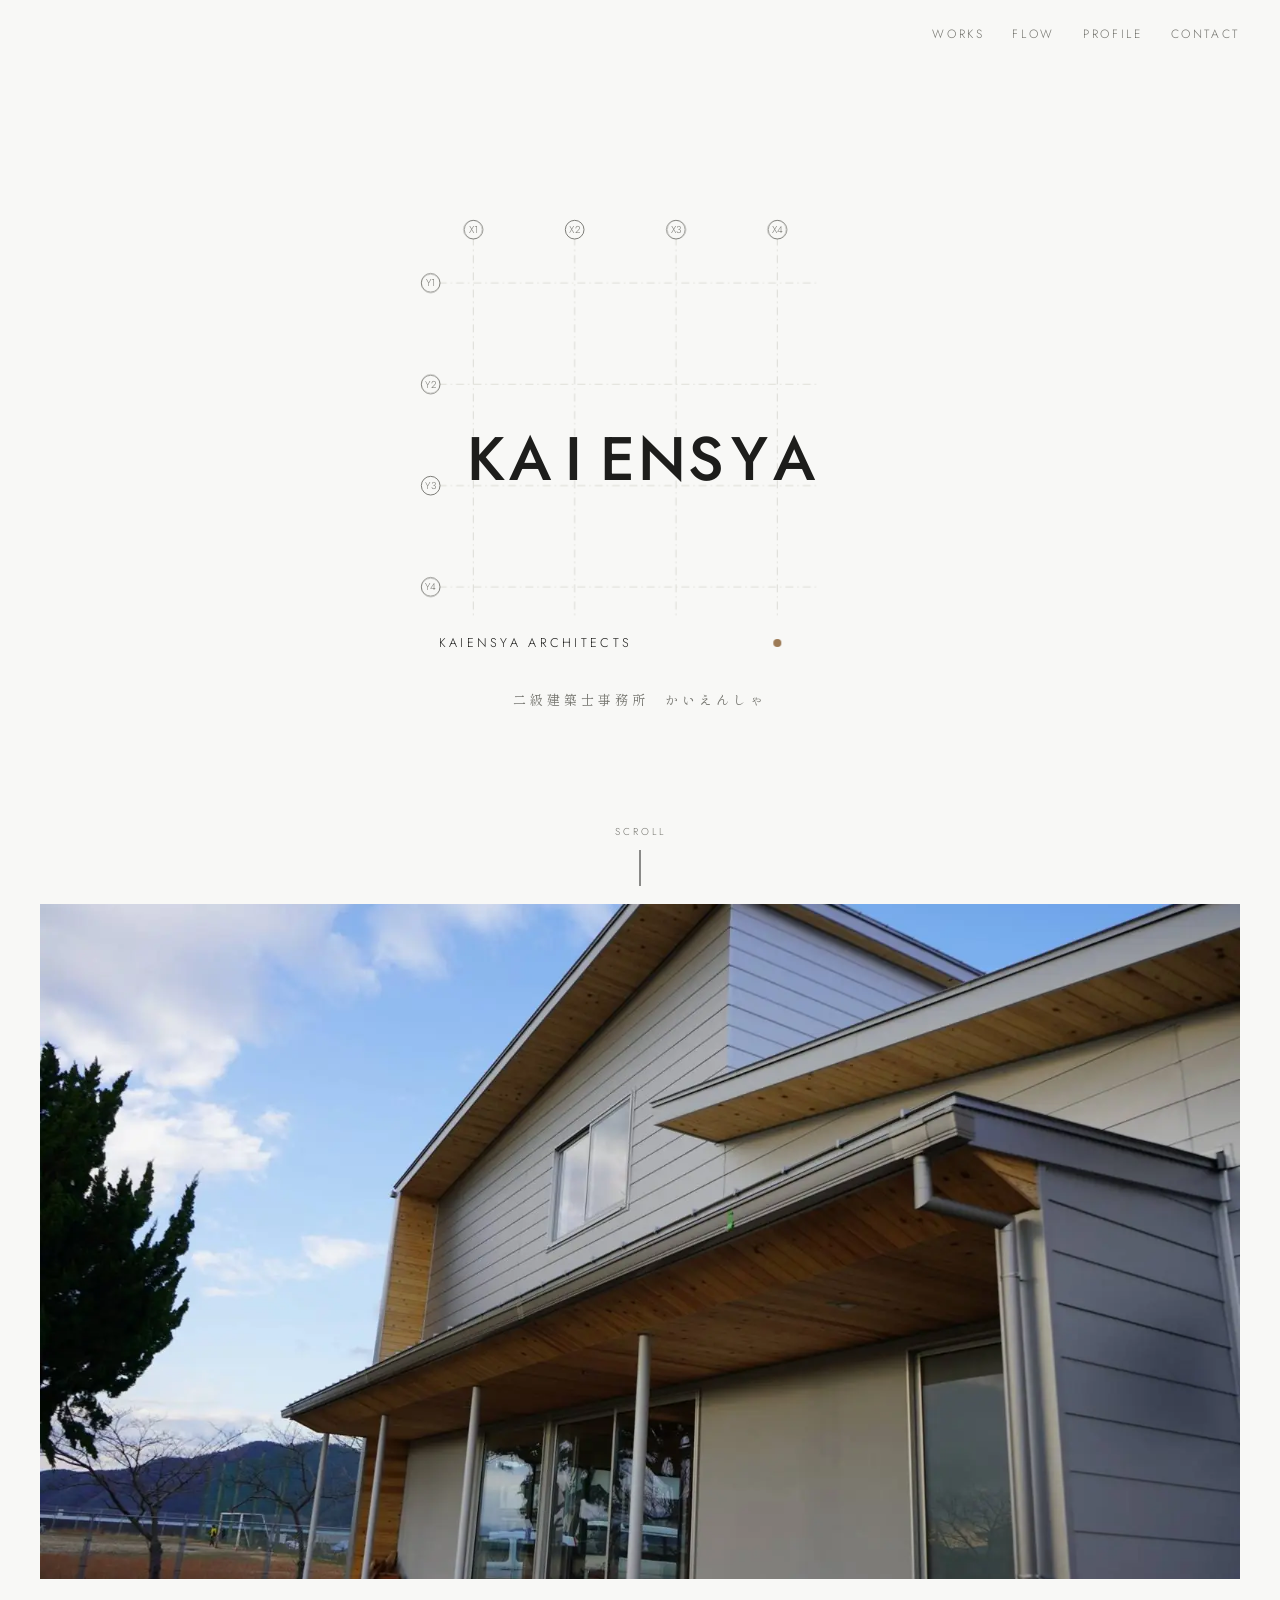
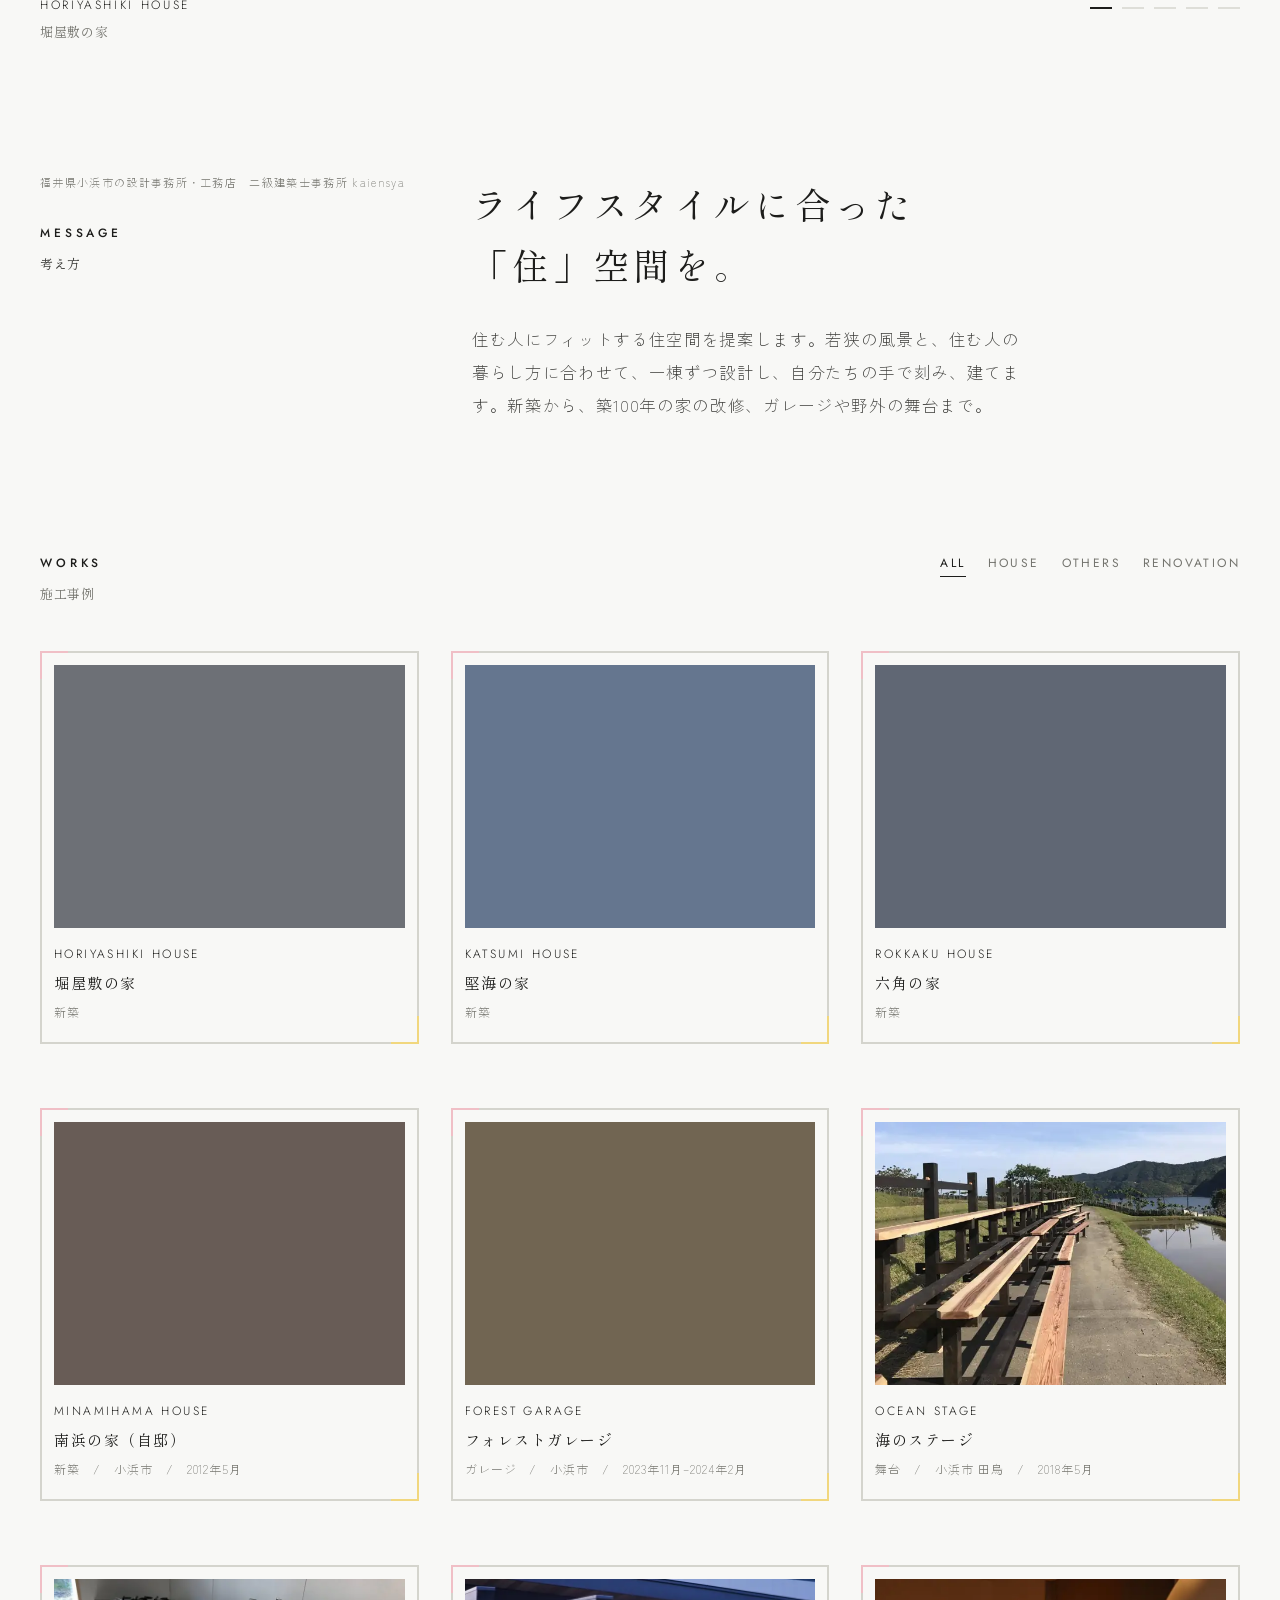
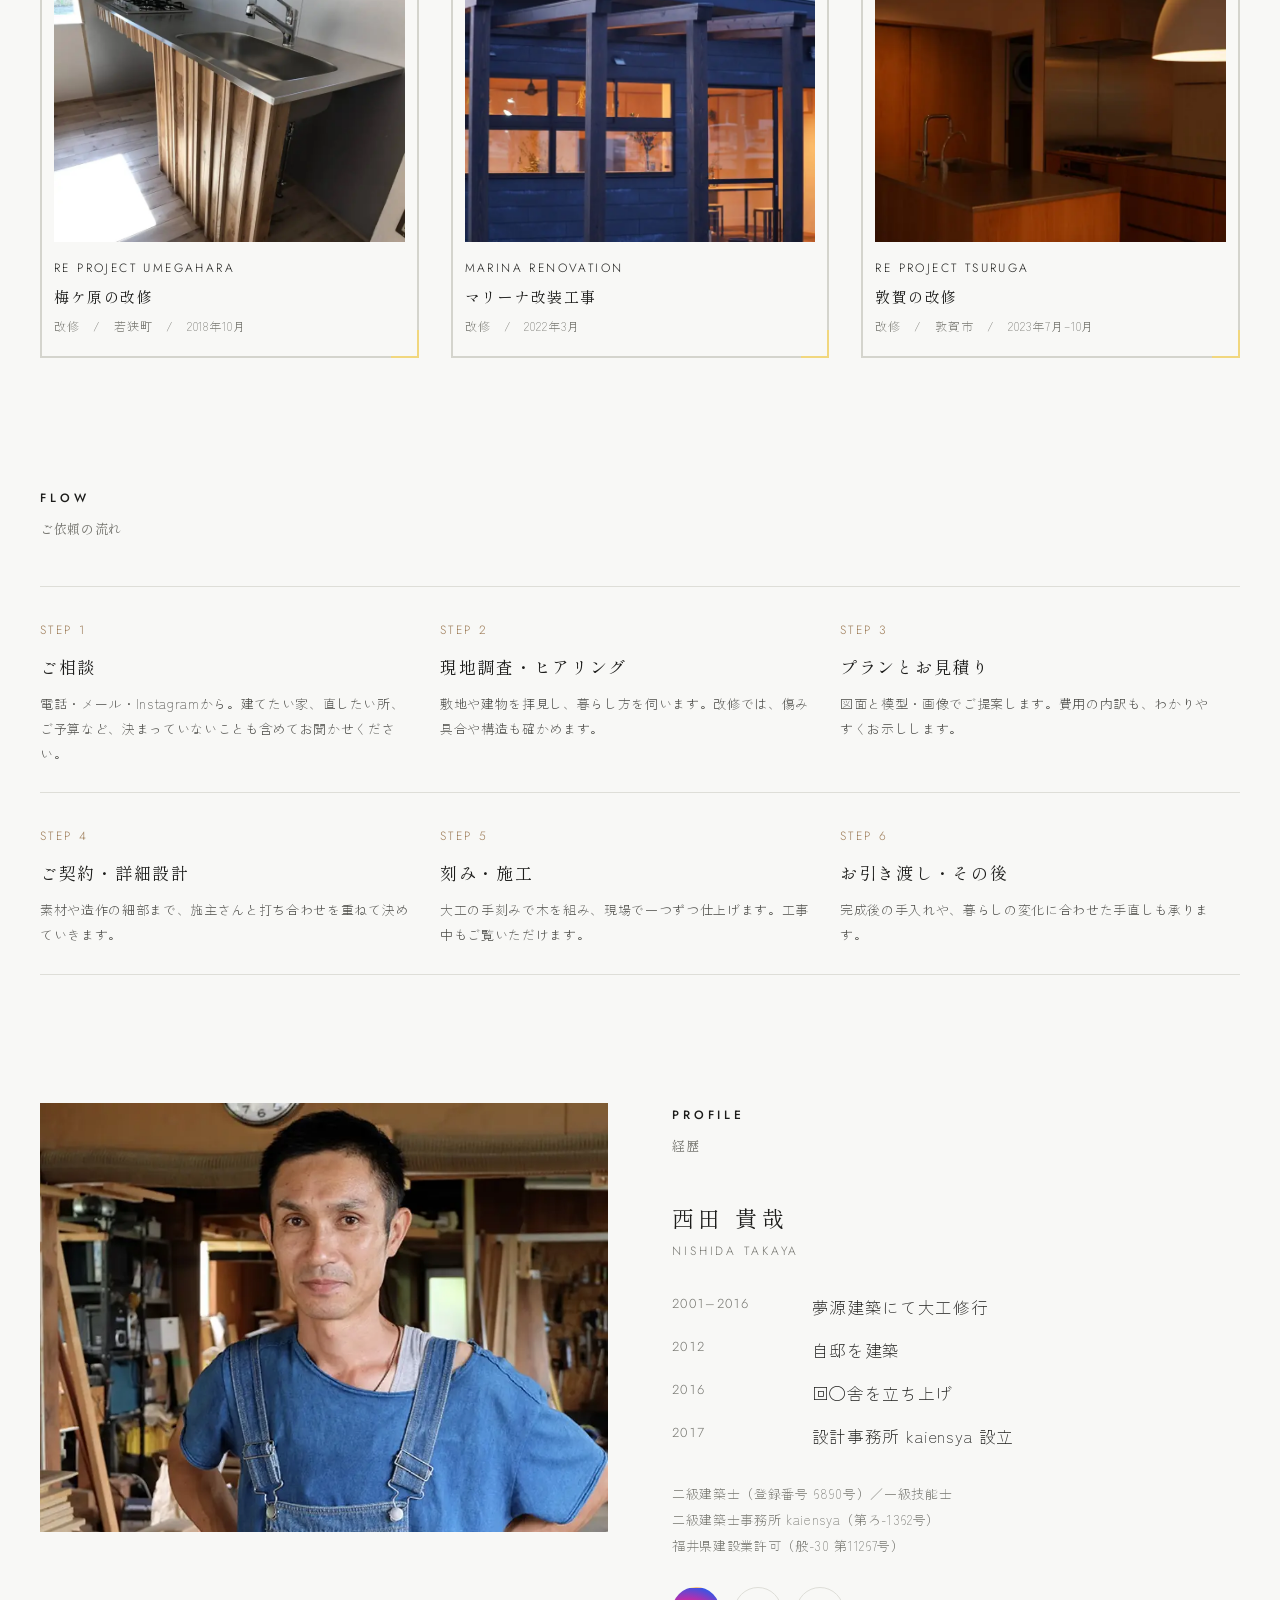
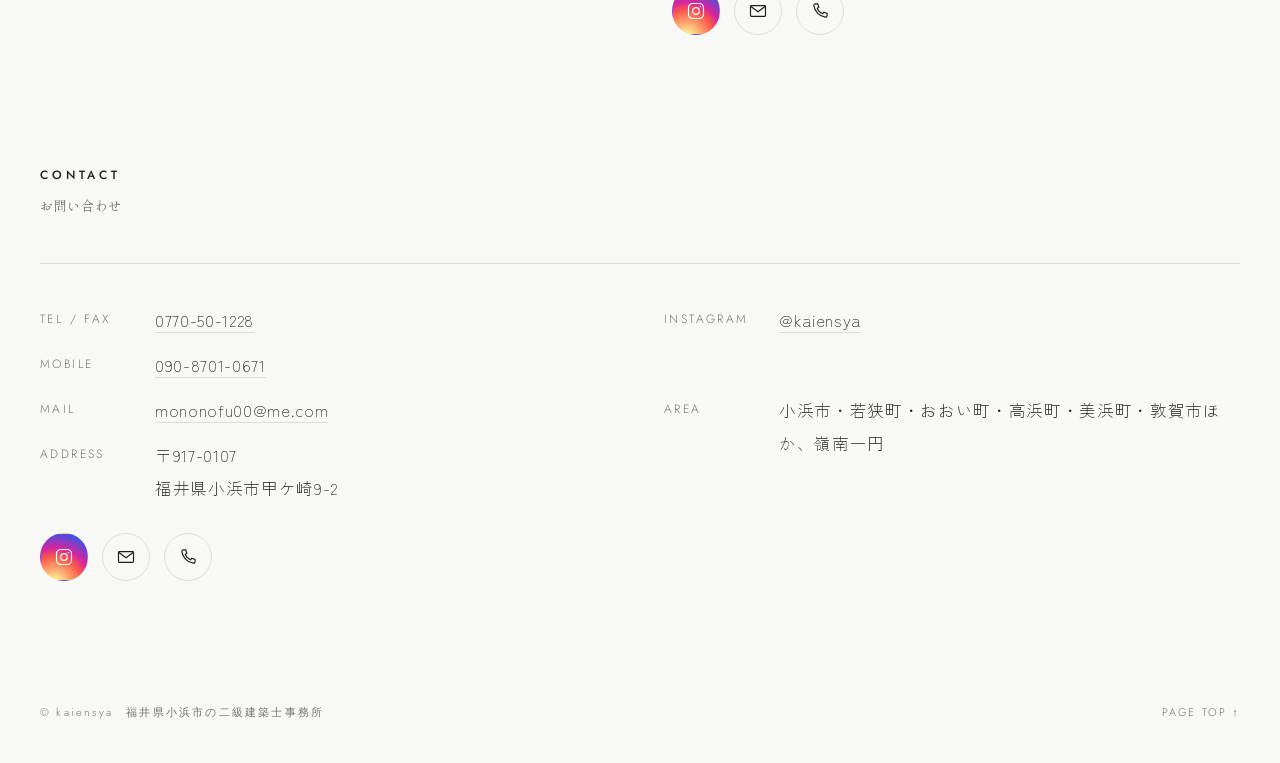
<file: index.html>
<!doctype html>
<html lang="ja">
<head>
<meta charset="utf-8">
<meta name="viewport" content="width=device-width, initial-scale=1, viewport-fit=cover">
<title>kaiensya｜福井県小浜市の設計事務所・工務店｜新築・リノベーション</title>
<meta name="description" content="福井県小浜市の二級建築士事務所 kaiensya（かいえんしゃ）。大工の手刻みと設計で、住む人にフィットする住まいをつくります。小浜市・若狭町・敦賀市など嶺南一円で、新築・古民家改修・リノベーション・ガレージに対応。">
<link rel="canonical" href="https://kaiensya.com/">
<meta property="og:type" content="website">
<meta property="og:site_name" content="kaiensya">
<meta property="og:title" content="kaiensya｜福井県小浜市の設計事務所・工務店｜新築・リノベーション">
<meta property="og:description" content="福井県小浜市の二級建築士事務所 kaiensya（かいえんしゃ）。大工の手刻みと設計で、住む人にフィットする住まいをつくります。小浜市・若狭町・敦賀市など嶺南一円で、新築・古民家改修・リノベーション・ガレージに対応。">
<meta property="og:url" content="https://kaiensya.com/">
<meta property="og:image" content="https://kaiensya.com/img/ogp.jpg">
<meta property="og:locale" content="ja_JP">
<meta name="twitter:card" content="summary_large_image">
<meta name="theme-color" content="#f8f8f6">
<link rel="icon" href="/favicon.svg" type="image/svg+xml">
<link rel="preconnect" href="https://fonts.googleapis.com">
<link rel="preconnect" href="https://fonts.gstatic.com" crossorigin>
<link rel="stylesheet" href="https://fonts.googleapis.com/css2?family=Jost:wght@300;400;500&family=Shippori+Mincho:wght@400;500&family=Zen+Kaku+Gothic+New:wght@300;400&display=swap">
<link rel="stylesheet" href="/assets/style.css?v=26">
<link rel="preload" as="image" href="/img/horiyashiki/01-1600.webp?v=26" type="image/webp">
<script type="application/ld+json">{"@context": "https://schema.org", "@type": "HomeAndConstructionBusiness", "@id": "https://kaiensya.com/#org", "name": "kaiensya（かいえんしゃ）", "alternateName": ["kaiensya", "KAIENSYA", "かいえんしゃ", "二級建築士事務所 kaiensya"], "url": "https://kaiensya.com/", "logo": "https://kaiensya.com/favicon.svg", "image": "https://kaiensya.com/img/ogp.jpg", "telephone": "0770-50-1228", "email": "mononofu00@me.com", "contactPoint": [{"@type": "ContactPoint", "telephone": "090-8701-0671", "contactType": "customer service", "availableLanguage": "ja"}], "address": {"@type": "PostalAddress", "postalCode": "917-0107", "addressRegion": "福井県", "addressLocality": "小浜市", "streetAddress": "甲ケ崎9-2", "addressCountry": "JP"}, "areaServed": [{"@type": "City", "name": "福井県小浜市"}, {"@type": "City", "name": "福井県若狭町"}, {"@type": "City", "name": "福井県おおい町"}, {"@type": "City", "name": "福井県高浜町"}, {"@type": "City", "name": "福井県美浜町"}, {"@type": "City", "name": "福井県敦賀市"}], "founder": {"@type": "Person", "name": "西田貴哉", "jobTitle": "二級建築士・一級技能士"}, "foundingDate": "2017", "knowsAbout": ["注文住宅", "木造住宅", "手刻み", "リノベーション", "古民家改修", "ガレージ", "設計", "施工"], "sameAs": ["https://www.instagram.com/kaiensya/"]}</script><script type="application/ld+json">{"@context": "https://schema.org", "@type": "WebSite", "name": "kaiensya", "url": "https://kaiensya.com/", "inLanguage": "ja"}</script>
</head>
<body>
<header class="solo" id="hdr">
  <div class="wrap">
    <a class="logo" href="/">KAIENSYA</a>
    <nav aria-label="メニュー">
      <a href="#works">WORKS</a>
      <a class="opt" href="#flow">FLOW</a>
      <a class="opt" href="#profile">PROFILE</a>
      <a href="#contact">CONTACT</a>
    </nav>
  </div>
</header>
<main>
<div class="wrap intro" id="intro">
    <svg class="mark" viewBox="0 0 330 330" role="img" aria-label="kaiensya"><line class="axis" x1="40" y1="14" x2="40" y2="300"/><circle class="bub" cx="40" cy="8" r="7"/><text class="bubt" x="40" y="10.6" text-anchor="middle">X1</text><line class="axis" x1="116" y1="14" x2="116" y2="300"/><circle class="bub" cx="116" cy="8" r="7"/><text class="bubt" x="116" y="10.6" text-anchor="middle">X2</text><line class="axis" x1="192" y1="14" x2="192" y2="300"/><circle class="bub" cx="192" cy="8" r="7"/><text class="bubt" x="192" y="10.6" text-anchor="middle">X3</text><line class="axis" x1="268" y1="14" x2="268" y2="300"/><circle class="bub" cx="268" cy="8" r="7"/><text class="bubt" x="268" y="10.6" text-anchor="middle">X4</text><line class="axis" x1="14" y1="48" x2="300" y2="48"/><circle class="bub" cx="8" cy="48" r="7"/><text class="bubt" x="8" y="50.6" text-anchor="middle">Y1</text><line class="axis" x1="14" y1="124" x2="300" y2="124"/><circle class="bub" cx="8" cy="124" r="7"/><text class="bubt" x="8" y="126.6" text-anchor="middle">Y2</text><line class="axis" x1="14" y1="200" x2="300" y2="200"/><circle class="bub" cx="8" cy="200" r="7"/><text class="bubt" x="8" y="202.6" text-anchor="middle">Y3</text><line class="axis" x1="14" y1="276" x2="300" y2="276"/><circle class="bub" cx="8" cy="276" r="7"/><text class="bubt" x="8" y="278.6" text-anchor="middle">Y4</text><g class="mv" data-k="0"><text class="ch" x="40" y="64" text-anchor="middle" style="animation-delay:0.50s">K</text></g><g class="mv" data-k="1"><text class="ch" x="192" y="64" text-anchor="middle" style="animation-delay:0.66s">A</text></g><g class="mv" data-k="2"><text class="ch" x="116" y="140" text-anchor="middle" style="animation-delay:0.82s">I</text></g><g class="mv" data-k="3"><text class="ch" x="268" y="140" text-anchor="middle" style="animation-delay:0.98s">E</text></g><g class="mv" data-k="4"><text class="ch" x="40" y="216" text-anchor="middle" style="animation-delay:1.14s">N</text></g><g class="mv" data-k="5"><text class="ch" x="192" y="216" text-anchor="middle" style="animation-delay:1.30s">S</text></g><g class="mv" data-k="6"><text class="ch" x="116" y="292" text-anchor="middle" style="animation-delay:1.46s">Y</text></g><g class="mv" data-k="7"><text class="ch" x="268" y="292" text-anchor="middle" style="animation-delay:1.62s">A</text></g><text class="word" x="165" y="196" text-anchor="middle">KAIENSYA</text><circle class="dot" cx="268" cy="318" r="3"/><text class="sub" x="14" y="321">KAIENSYA ARCHITECTS</text></svg>
    <p class="intro-ja">二級建築士事務所　かいえんしゃ</p>
    <a class="cue" href="#works-top" aria-label="下へ"><span>SCROLL</span><i></i></a>
  </div>
  <div class="wrap" id="works-top">
    <div class="hero" id="hero" aria-roledescription="スライド"><a class="hslide on" href="/works/horiyashiki/" data-en="HORIYASHIKI HOUSE" data-ja="堀屋敷の家"><picture><source type="image/webp" srcset="/img/horiyashiki/01-800.webp?v=26 800w, /img/horiyashiki/01-1600.webp?v=26 1600w" sizes="100vw"><img src="/img/horiyashiki/01.jpg?v=26" width="1600" height="1066" alt="堀屋敷の家（福井県）" loading="eager" decoding="async" fetchpriority="high"></picture></a><a class="hslide" href="/works/garage/" data-en="FOREST GARAGE" data-ja="フォレストガレージ"><picture><source type="image/webp" srcset="/img/garage/01-800.webp?v=26 800w, /img/garage/01-1600.webp?v=26 1600w" sizes="100vw"><img src="/img/garage/01.jpg?v=26" width="1440" height="963" alt="フォレストガレージ（小浜市）" loading="lazy" decoding="async"></picture></a><a class="hslide" href="/works/rokkaku/" data-en="ROKKAKU HOUSE" data-ja="六角の家"><picture><source type="image/webp" srcset="/img/rokkaku/01-800.webp?v=26 800w, /img/rokkaku/01-1600.webp?v=26 1600w" sizes="100vw"><img src="/img/rokkaku/01.jpg?v=26" width="1600" height="1067" alt="六角の家（福井県）" loading="lazy" decoding="async"></picture></a><a class="hslide" href="/works/katsumi/" data-en="KATSUMI HOUSE" data-ja="堅海の家"><picture><source type="image/webp" srcset="/img/katsumi/01-800.webp?v=26 800w, /img/katsumi/01-1600.webp?v=26 1600w" sizes="100vw"><img src="/img/katsumi/01.jpg?v=26" width="1600" height="1066" alt="堅海の家（福井県）" loading="lazy" decoding="async"></picture></a><a class="hslide" href="/works/minamihama/" data-en="MINAMIHAMA HOUSE" data-ja="南浜の家（自邸）"><picture><source type="image/webp" srcset="/img/minamihama/01-800.webp?v=26 800w, /img/minamihama/01-1600.webp?v=26 1600w" sizes="100vw"><img src="/img/minamihama/01.jpg?v=26" width="1200" height="1600" alt="南浜の家（自邸）（小浜市）" loading="lazy" decoding="async"></picture></a></div>
    <div class="hero-cap">
      <div><span class="name" id="heroEn"></span><span class="ja" id="heroJa"></span></div>
      <div class="dots" id="dots"><button type="button" aria-label="堀屋敷の家"></button><button type="button" aria-label="フォレストガレージ"></button><button type="button" aria-label="六角の家"></button><button type="button" aria-label="堅海の家"></button><button type="button" aria-label="南浜の家（自邸）"></button></div>
    </div>
  </div>

  <section>
    <div class="wrap message">
      <div>
        <h1 class="seo-h1">福井県小浜市の設計事務所・工務店　二級建築士事務所 kaiensya</h1>
        <h2 class="label">MESSAGE</h2>
        <p class="label-ja">考え方</p>
      </div>
      <div>
        <h2>ライフスタイルに合った<br>「住」空間を。</h2>
        <p style="margin-top:28px">住む人にフィットする住空間を提案します。若狭の風景と、住む人の暮らし方に合わせて、一棟ずつ設計し、自分たちの手で刻み、建てます。新築から、築100年の家の改修、ガレージや野外の舞台まで。</p>
      </div>
    </div>
  </section>

  <section id="works">
    <div class="wrap">
      <div class="head">
        <div>
          <h2 class="label">WORKS</h2>
          <p class="label-ja">施工事例</p>
        </div>
        <div class="filters" id="filters" role="group" aria-label="事例の種類"><button type="button" data-k="ALL" title="すべて">ALL</button><button type="button" data-k="HOUSE" title="新築">HOUSE</button><button type="button" data-k="OTHERS" title="その他">OTHERS</button><button type="button" data-k="RENOVATION" title="改修">RENOVATION</button></div>
      </div>
      <div class="grid" id="grid"><a class="work" href="/works/horiyashiki/" data-cat="HOUSE"><div class="ph" style="background:#6d7076"><picture><source type="image/webp" srcset="/img/horiyashiki/01-800.webp?v=26 800w, /img/horiyashiki/01-1600.webp?v=26 1600w" sizes="(min-width: 1000px) 33vw, (min-width: 640px) 50vw, 100vw"><img src="/img/horiyashiki/01.jpg?v=26" width="1600" height="1066" alt="堀屋敷の家 新築（福井県）" loading="lazy" decoding="async"></picture></div><div class="txt"><span class="en">HORIYASHIKI HOUSE</span><span class="ja">堀屋敷の家</span><span class="meta">新築</span></div></a><a class="work" href="/works/katsumi/" data-cat="HOUSE"><div class="ph" style="background:#65768f"><picture><source type="image/webp" srcset="/img/katsumi/01-800.webp?v=26 800w, /img/katsumi/01-1600.webp?v=26 1600w" sizes="(min-width: 1000px) 33vw, (min-width: 640px) 50vw, 100vw"><img src="/img/katsumi/01.jpg?v=26" width="1600" height="1066" alt="堅海の家 新築（福井県）" loading="lazy" decoding="async"></picture></div><div class="txt"><span class="en">KATSUMI HOUSE</span><span class="ja">堅海の家</span><span class="meta">新築</span></div></a><a class="work" href="/works/rokkaku/" data-cat="HOUSE"><div class="ph" style="background:#606774"><picture><source type="image/webp" srcset="/img/rokkaku/01-800.webp?v=26 800w, /img/rokkaku/01-1600.webp?v=26 1600w" sizes="(min-width: 1000px) 33vw, (min-width: 640px) 50vw, 100vw"><img src="/img/rokkaku/01.jpg?v=26" width="1600" height="1067" alt="六角の家 新築（福井県）" loading="lazy" decoding="async"></picture></div><div class="txt"><span class="en">ROKKAKU HOUSE</span><span class="ja">六角の家</span><span class="meta">新築</span></div></a><a class="work" href="/works/minamihama/" data-cat="HOUSE"><div class="ph" style="background:#685c56"><picture><source type="image/webp" srcset="/img/minamihama/01-800.webp?v=26 800w, /img/minamihama/01-1600.webp?v=26 1600w" sizes="(min-width: 1000px) 33vw, (min-width: 640px) 50vw, 100vw"><img src="/img/minamihama/01.jpg?v=26" width="1200" height="1600" alt="南浜の家（自邸） 新築（小浜市）" loading="lazy" decoding="async" style="object-position:50% 30%"></picture></div><div class="txt"><span class="en">MINAMIHAMA HOUSE</span><span class="ja">南浜の家（自邸）</span><span class="meta">新築　/　小浜市　/　2012年5月</span></div></a><a class="work" href="/works/garage/" data-cat="OTHERS"><div class="ph" style="background:#716552"><picture><source type="image/webp" srcset="/img/garage/01-800.webp?v=26 800w, /img/garage/01-1600.webp?v=26 1600w" sizes="(min-width: 1000px) 33vw, (min-width: 640px) 50vw, 100vw"><img src="/img/garage/01.jpg?v=26" width="1440" height="963" alt="フォレストガレージ ガレージ（小浜市）" loading="lazy" decoding="async"></picture></div><div class="txt"><span class="en">FOREST GARAGE</span><span class="ja">フォレストガレージ</span><span class="meta">ガレージ　/　小浜市　/　2023年11月–2024年2月</span></div></a><a class="work" href="/works/tagarasu/" data-cat="OTHERS"><div class="ph" style="background:#828896"><picture><source type="image/webp" srcset="/img/tagarasu/01-800.webp?v=26 800w, /img/tagarasu/01-1600.webp?v=26 1600w" sizes="(min-width: 1000px) 33vw, (min-width: 640px) 50vw, 100vw"><img src="/img/tagarasu/01.jpg?v=26" width="1200" height="1600" alt="海のステージ 舞台（小浜市 田烏）" loading="lazy" decoding="async" style="object-position:50% 88%"></picture></div><div class="txt"><span class="en">OCEAN STAGE</span><span class="ja">海のステージ</span><span class="meta">舞台　/　小浜市 田烏　/　2018年5月</span></div></a><a class="work" href="/works/umegahara/" data-cat="RENOVATION"><div class="ph" style="background:#786f68"><picture><source type="image/webp" srcset="/img/umegahara/01-800.webp?v=26 800w, /img/umegahara/01-1600.webp?v=26 1600w" sizes="(min-width: 1000px) 33vw, (min-width: 640px) 50vw, 100vw"><img src="/img/umegahara/01.jpg?v=26" width="1600" height="1200" alt="梅ケ原の改修 改修（若狭町）" loading="lazy" decoding="async"></picture></div><div class="txt"><span class="en">RE PROJECT UMEGAHARA</span><span class="ja">梅ケ原の改修</span><span class="meta">改修　/　若狭町　/　2018年10月</span></div></a><a class="work" href="/works/marina/" data-cat="RENOVATION"><div class="ph" style="background:#564550"><picture><source type="image/webp" srcset="/img/marina/01-800.webp?v=26 800w, /img/marina/01-1600.webp?v=26 1600w" sizes="(min-width: 1000px) 33vw, (min-width: 640px) 50vw, 100vw"><img src="/img/marina/01.jpg?v=26" width="1600" height="1067" alt="マリーナ改装工事 改修（福井県）" loading="lazy" decoding="async"></picture></div><div class="txt"><span class="en">MARINA RENOVATION</span><span class="ja">マリーナ改装工事</span><span class="meta">改修　/　2022年3月</span></div></a><a class="work" href="/works/tsuruga/" data-cat="RENOVATION"><div class="ph" style="background:#4d240c"><picture><source type="image/webp" srcset="/img/tsuruga/01-800.webp?v=26 800w, /img/tsuruga/01-1600.webp?v=26 1600w" sizes="(min-width: 1000px) 33vw, (min-width: 640px) 50vw, 100vw"><img src="/img/tsuruga/01.jpg?v=26" width="1600" height="1067" alt="敦賀の改修 改修（敦賀市）" loading="lazy" decoding="async"></picture></div><div class="txt"><span class="en">RE PROJECT TSURUGA</span><span class="ja">敦賀の改修</span><span class="meta">改修　/　敦賀市　/　2023年7月–10月</span></div></a></div>
    </div>
  </section>

  <section id="flow">
    <div class="wrap">
      <div class="head">
        <div>
          <h2 class="label">FLOW</h2>
          <p class="label-ja">ご依頼の流れ</p>
        </div>
      </div>
      <ol class="flow">
        <li><span class="n">STEP 1</span><h3>ご相談</h3><p>電話・メール・Instagramから。建てたい家、直したい所、ご予算など、決まっていないことも含めてお聞かせください。</p></li>
        <li><span class="n">STEP 2</span><h3>現地調査・ヒアリング</h3><p>敷地や建物を拝見し、暮らし方を伺います。改修では、傷み具合や構造も確かめます。</p></li>
        <li><span class="n">STEP 3</span><h3>プランとお見積り</h3><p>図面と模型・画像でご提案します。費用の内訳も、わかりやすくお示しします。</p></li>
        <li><span class="n">STEP 4</span><h3>ご契約・詳細設計</h3><p>素材や造作の細部まで、施主さんと打ち合わせを重ねて決めていきます。</p></li>
        <li><span class="n">STEP 5</span><h3>刻み・施工</h3><p>大工の手刻みで木を組み、現場で一つずつ仕上げます。工事中もご覧いただけます。</p></li>
        <li><span class="n">STEP 6</span><h3>お引き渡し・その後</h3><p>完成後の手入れや、暮らしの変化に合わせた手直しも承ります。</p></li>
      </ol>
    </div>
  </section>

  <section id="profile">
    <div class="wrap about">
      <div class="ph"><picture><source type="image/webp" srcset="/img/profile.webp?v=26"><img src="/img/profile.jpg?v=26" width="820" height="620" alt="kaiensya 代表 西田貴哉" loading="lazy" style="object-position:50% 50%"></picture></div>
      <div>
        <h2 class="label">PROFILE</h2>
        <p class="label-ja" style="margin-bottom:36px">経歴</p>
        <p class="person">西田 貴哉</p>
        <p class="person-en">NISHIDA TAKAYA</p>
        <dl class="history">
          <dt>2001–2016</dt><dd>夢源建築にて大工修行</dd>
          <dt>2012</dt><dd>自邸を建築</dd>
          <dt>2016</dt><dd>回◯舎を立ち上げ</dd>
          <dt>2017</dt><dd>設計事務所 kaiensya 設立</dd>
        </dl>
        <p class="qual">二級建築士（登録番号 6890号）／一級技能士<br>二級建築士事務所 kaiensya（第ろ-1362号）<br>福井県建設業許可（般-30 第11267号）</p>
        <div class="links"><a class="ig" href="https://www.instagram.com/kaiensya/" target="_blank" rel="noopener" aria-label="Instagram @kaiensya"><svg viewBox="0 0 24 24" width="20" height="20" fill="none" stroke="currentColor" stroke-width="1.4" aria-hidden="true"><rect x="3" y="3" width="18" height="18" rx="5"/><circle cx="12" cy="12" r="4"/><circle cx="17.3" cy="6.7" r=".9" fill="currentColor" stroke="none"/></svg></a><a href="mailto:mononofu00@me.com" aria-label="メールを送る mononofu00@me.com"><svg viewBox="0 0 24 24" width="20" height="20" fill="none" stroke="currentColor" stroke-width="1.4" aria-hidden="true"><rect x="3" y="5.5" width="18" height="13" rx="1"/><path d="M3.5 6.5 12 13l8.5-6.5"/></svg></a><a href="tel:09087010671" aria-label="携帯に電話する 090-8701-0671"><svg viewBox="0 0 24 24" width="20" height="20" fill="none" stroke="currentColor" stroke-width="1.4" aria-hidden="true"><path d="M6.6 3.5h2.6l1.4 4-1.9 1.3a11 11 0 0 0 6.5 6.5l1.3-1.9 4 1.4v2.6a2 2 0 0 1-2.1 2A16.5 16.5 0 0 1 4.6 5.6a2 2 0 0 1 2-2.1Z"/></svg></a></div>
      </div>
    </div>
  </section>

  <section id="contact">
    <div class="wrap">
      <div class="head">
        <div>
          <h2 class="label">CONTACT</h2>
          <p class="label-ja">お問い合わせ</p>
        </div>
      </div>
      <div class="contact">
        <dl>
          <dt>TEL / FAX</dt><dd><a href="tel:0770501228">0770-50-1228</a></dd>
          <dt>MOBILE</dt><dd><a href="tel:09087010671">090-8701-0671</a></dd>
          <dt>MAIL</dt><dd><a href="mailto:mononofu00@me.com">mononofu00@me.com</a></dd>
          <dt>ADDRESS</dt><dd>〒917-0107<br>福井県小浜市甲ケ崎9-2</dd>
        </dl>
        <dl>
          <dt>INSTAGRAM</dt><dd><a href="https://www.instagram.com/kaiensya/" target="_blank" rel="noopener">@kaiensya</a></dd>
          <dt>AREA</dt><dd>小浜市・若狭町・おおい町・高浜町・美浜町・敦賀市ほか、嶺南一円</dd>
        </dl>
      </div>
      <div class="links"><a class="ig" href="https://www.instagram.com/kaiensya/" target="_blank" rel="noopener" aria-label="Instagram @kaiensya"><svg viewBox="0 0 24 24" width="20" height="20" fill="none" stroke="currentColor" stroke-width="1.4" aria-hidden="true"><rect x="3" y="3" width="18" height="18" rx="5"/><circle cx="12" cy="12" r="4"/><circle cx="17.3" cy="6.7" r=".9" fill="currentColor" stroke="none"/></svg></a><a href="mailto:mononofu00@me.com" aria-label="メールを送る mononofu00@me.com"><svg viewBox="0 0 24 24" width="20" height="20" fill="none" stroke="currentColor" stroke-width="1.4" aria-hidden="true"><rect x="3" y="5.5" width="18" height="13" rx="1"/><path d="M3.5 6.5 12 13l8.5-6.5"/></svg></a><a href="tel:09087010671" aria-label="携帯に電話する 090-8701-0671"><svg viewBox="0 0 24 24" width="20" height="20" fill="none" stroke="currentColor" stroke-width="1.4" aria-hidden="true"><path d="M6.6 3.5h2.6l1.4 4-1.9 1.3a11 11 0 0 0 6.5 6.5l1.3-1.9 4 1.4v2.6a2 2 0 0 1-2.1 2A16.5 16.5 0 0 1 4.6 5.6a2 2 0 0 1 2-2.1Z"/></svg></a></div>
    </div>
  </section>
</main>
<footer>
  <div class="wrap"><span>© kaiensya　福井県小浜市の二級建築士事務所</span><a href="#" style="text-decoration:none">PAGE TOP ↑</a></div>
</footer>
<script src="/assets/top.js?v=26" defer></script>
</body>
</html>
</file>
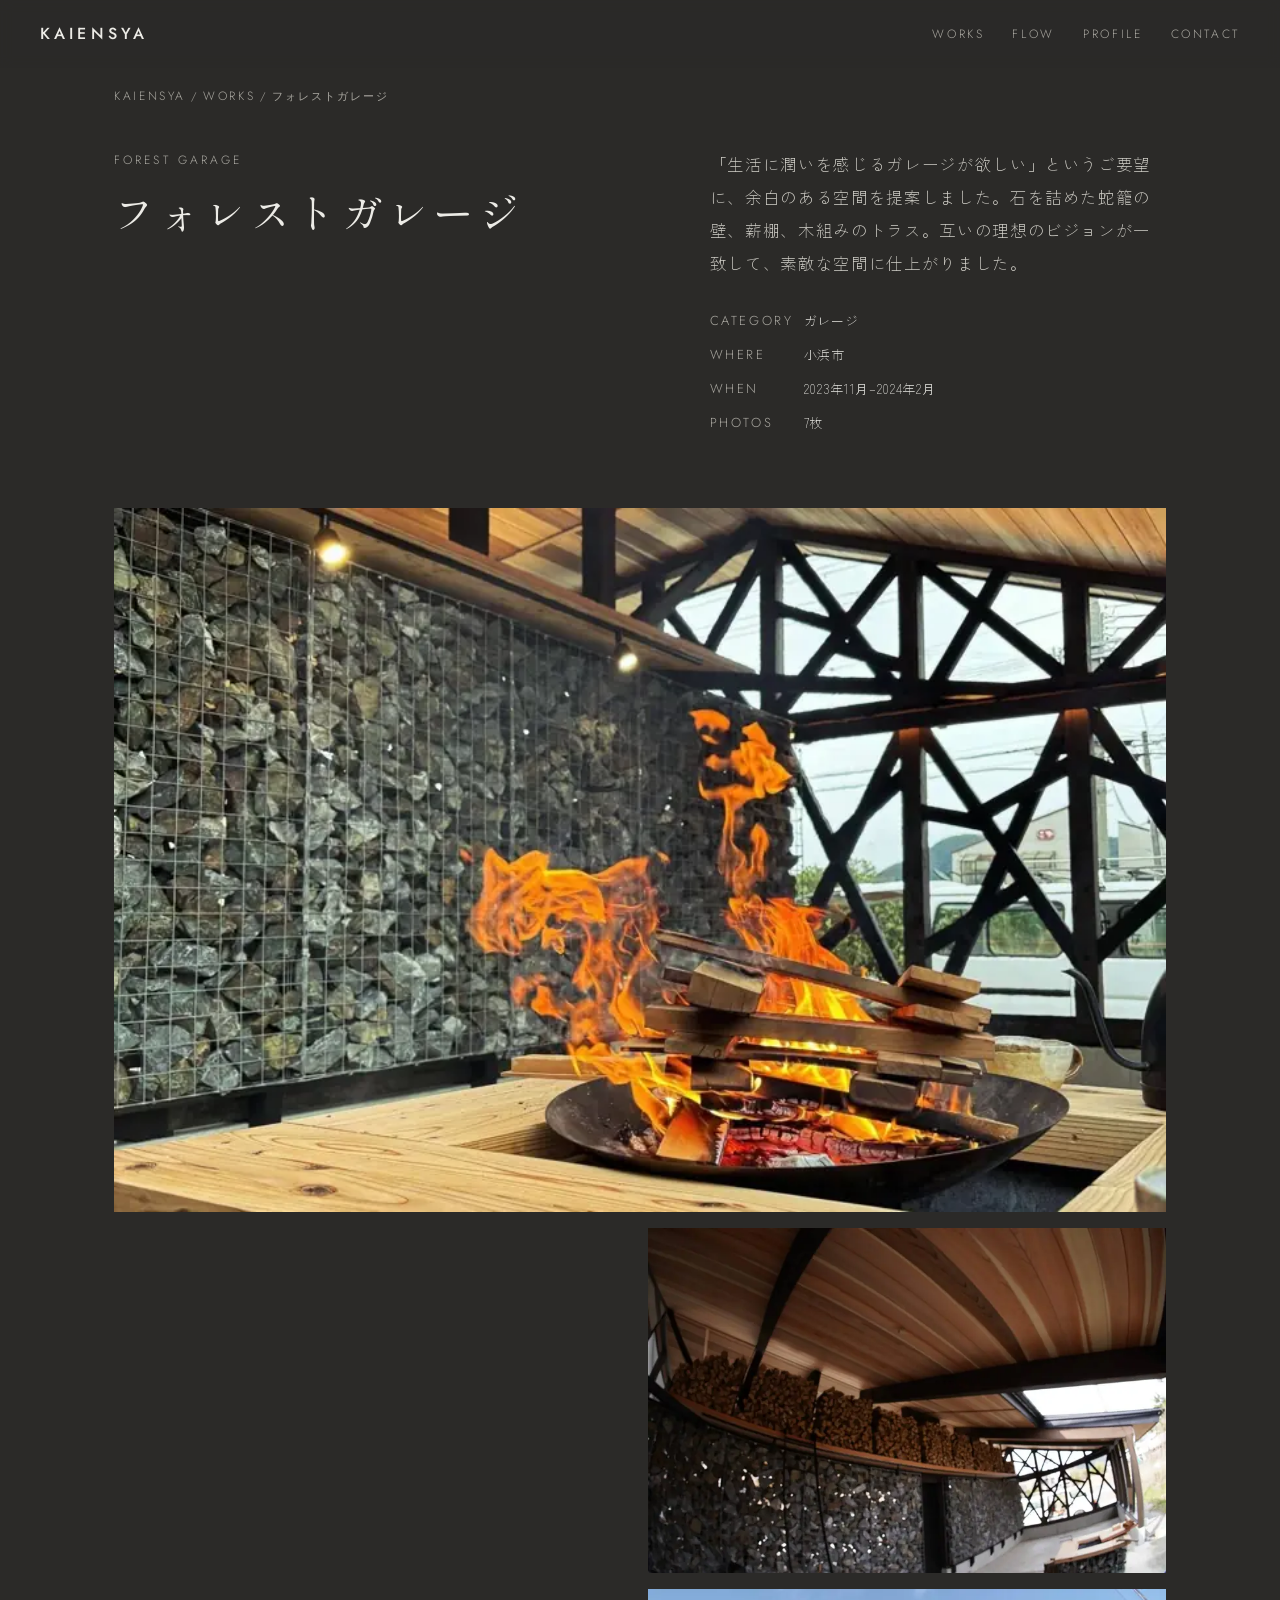
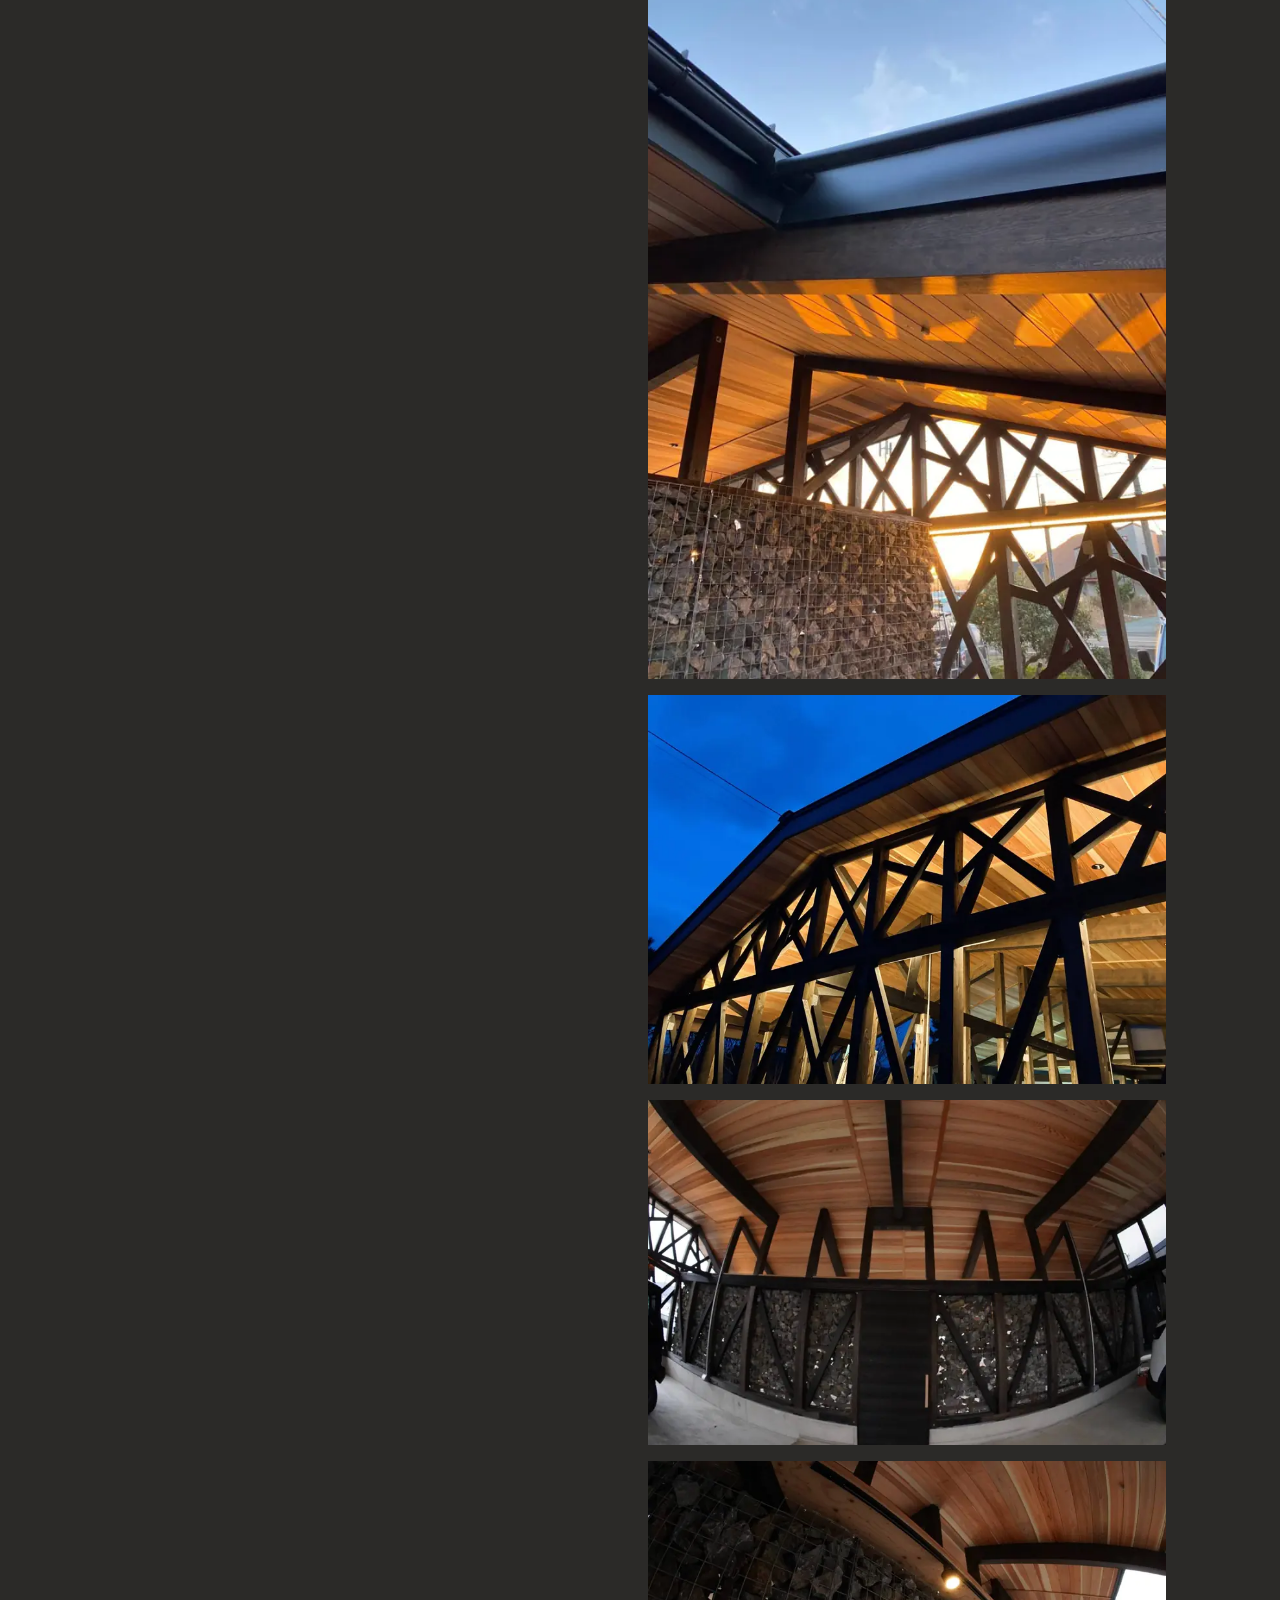
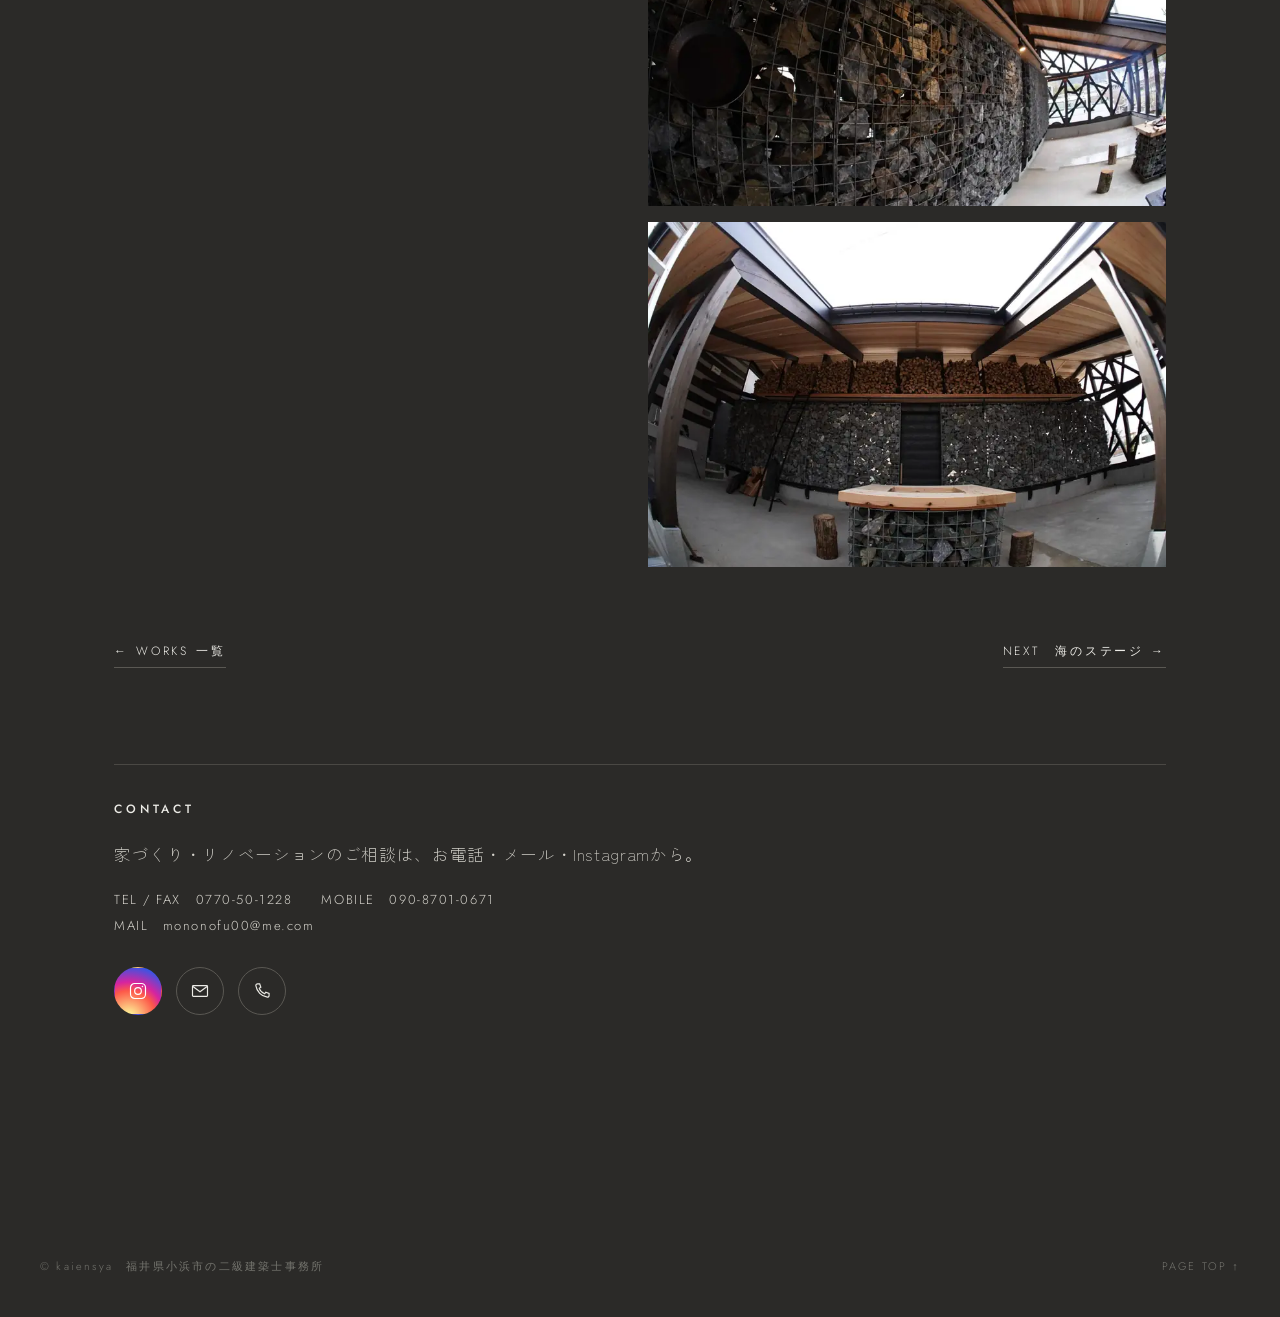
<file: works/garage/index.html>
<!doctype html>
<html lang="ja">
<head>
<meta charset="utf-8">
<meta name="viewport" content="width=device-width, initial-scale=1, viewport-fit=cover">
<title>フォレストガレージ｜小浜市のガレージ｜kaiensya</title>
<meta name="description" content="フォレストガレージ（小浜市）。「生活に潤いを感じるガレージが欲しい」というご要望に、余白のある空間を提案しました。石を詰めた蛇籠の壁、薪棚、木組みのトラス。互いの理想のビジョンが一致して、素…　福井県小浜市の二級建築士事務所 kaiensya の施工事例。">
<link rel="canonical" href="https://kaiensya.com/works/garage/">
<meta property="og:type" content="article">
<meta property="og:site_name" content="kaiensya">
<meta property="og:title" content="フォレストガレージ｜小浜市のガレージ｜kaiensya">
<meta property="og:description" content="フォレストガレージ（小浜市）。「生活に潤いを感じるガレージが欲しい」というご要望に、余白のある空間を提案しました。石を詰めた蛇籠の壁、薪棚、木組みのトラス。互いの理想のビジョンが一致して、素…　福井県小浜市の二級建築士事務所 kaiensya の施工事例。">
<meta property="og:url" content="https://kaiensya.com/works/garage/">
<meta property="og:image" content="https://kaiensya.com/img/garage/01.jpg">
<meta property="og:locale" content="ja_JP">
<meta name="twitter:card" content="summary_large_image">
<meta name="theme-color" content="#f8f8f6">
<link rel="icon" href="/favicon.svg" type="image/svg+xml">
<link rel="preconnect" href="https://fonts.googleapis.com">
<link rel="preconnect" href="https://fonts.gstatic.com" crossorigin>
<link rel="stylesheet" href="https://fonts.googleapis.com/css2?family=Jost:wght@300;400;500&family=Shippori+Mincho:wght@400;500&family=Zen+Kaku+Gothic+New:wght@300;400&display=swap">
<link rel="stylesheet" href="/assets/style.css?v=26">
<script type="application/ld+json">{"@context": "https://schema.org", "@type": "CreativeWork", "name": "フォレストガレージ", "alternateName": "FOREST GARAGE", "description": "「生活に潤いを感じるガレージが欲しい」というご要望に、余白のある空間を提案しました。石を詰めた蛇籠の壁、薪棚、木組みのトラス。互いの理想のビジョンが一致して、素敵な空間に仕上がりました。", "url": "https://kaiensya.com/works/garage/", "inLanguage": "ja", "image": ["https://kaiensya.com/img/garage/01.jpg", "https://kaiensya.com/img/garage/02.jpg", "https://kaiensya.com/img/garage/03.jpg", "https://kaiensya.com/img/garage/04.jpg", "https://kaiensya.com/img/garage/05.jpg"], "creator": {"@id": "https://kaiensya.com/#org"}, "genre": "ガレージ", "locationCreated": {"@type": "Place", "name": "福井県小浜市"}}</script><script type="application/ld+json">{"@context": "https://schema.org", "@type": "BreadcrumbList", "itemListElement": [{"@type": "ListItem", "position": 1, "name": "kaiensya", "item": "https://kaiensya.com/"}, {"@type": "ListItem", "position": 2, "name": "施工事例", "item": "https://kaiensya.com/#works"}, {"@type": "ListItem", "position": 3, "name": "フォレストガレージ", "item": "https://kaiensya.com/works/garage/"}]}</script>
</head>
<body class="workpage">
<header id="hdr">
  <div class="wrap">
    <a class="logo" href="/">KAIENSYA</a>
    <nav aria-label="メニュー">
      <a href="/#works">WORKS</a>
      <a class="opt" href="/#flow">FLOW</a>
      <a class="opt" href="/#profile">PROFILE</a>
      <a href="/#contact">CONTACT</a>
    </nav>
  </div>
</header>
<main class="d-body">
  <nav class="crumbs" aria-label="現在地"><a href="/">KAIENSYA</a> / <a href="/#works">WORKS</a> / <span>フォレストガレージ</span></nav>
  <div class="d-title">
    <div>
      <p class="en">FOREST GARAGE</p>
      <h1>フォレストガレージ</h1>
    </div>
    <div>
      <p>「生活に潤いを感じるガレージが欲しい」というご要望に、余白のある空間を提案しました。石を詰めた蛇籠の壁、薪棚、木組みのトラス。互いの理想のビジョンが一致して、素敵な空間に仕上がりました。</p>
      <dl class="d-data"><dt>CATEGORY</dt><dd>ガレージ</dd><dt>WHERE</dt><dd>小浜市</dd><dt>WHEN</dt><dd>2023年11月–2024年2月</dd><dt>PHOTOS</dt><dd>7枚</dd></dl>
    </div>
  </div>
  <div class="d-photos"><picture><source type="image/webp" srcset="/img/garage/01-800.webp?v=26 800w, /img/garage/01-1600.webp?v=26 1600w" sizes="(min-width: 640px) 50vw, 100vw"><img src="/img/garage/01.jpg?v=26" width="1440" height="963" alt="フォレストガレージ 写真1（小浜市・kaiensya施工）" loading="eager" decoding="async" fetchpriority="high" class="wide"></picture><picture><source type="image/webp" srcset="/img/garage/02-800.webp?v=26 800w, /img/garage/02-1600.webp?v=26 1600w" sizes="(min-width: 640px) 50vw, 100vw"><img src="/img/garage/02.jpg?v=26" width="1600" height="1066" alt="フォレストガレージ 写真2（小浜市・kaiensya施工）" loading="eager" decoding="async" fetchpriority="high"></picture><picture><source type="image/webp" srcset="/img/garage/03-800.webp?v=26 800w, /img/garage/03-1600.webp?v=26 1600w" sizes="(min-width: 640px) 50vw, 100vw"><img src="/img/garage/03.jpg?v=26" width="1200" height="1600" alt="フォレストガレージ 写真3（小浜市・kaiensya施工）" loading="lazy" decoding="async"></picture><picture><source type="image/webp" srcset="/img/garage/04-800.webp?v=26 800w, /img/garage/04-1600.webp?v=26 1600w" sizes="(min-width: 640px) 50vw, 100vw"><img src="/img/garage/04.jpg?v=26" width="1600" height="1200" alt="フォレストガレージ 写真4（小浜市・kaiensya施工）" loading="lazy" decoding="async"></picture><picture><source type="image/webp" srcset="/img/garage/05-800.webp?v=26 800w, /img/garage/05-1600.webp?v=26 1600w" sizes="(min-width: 640px) 50vw, 100vw"><img src="/img/garage/05.jpg?v=26" width="1600" height="1066" alt="フォレストガレージ 写真5（小浜市・kaiensya施工）" loading="lazy" decoding="async"></picture><picture><source type="image/webp" srcset="/img/garage/06-800.webp?v=26 800w, /img/garage/06-1600.webp?v=26 1600w" sizes="(min-width: 640px) 50vw, 100vw"><img src="/img/garage/06.jpg?v=26" width="1600" height="1066" alt="フォレストガレージ 写真6（小浜市・kaiensya施工）" loading="lazy" decoding="async"></picture><picture><source type="image/webp" srcset="/img/garage/07-800.webp?v=26 800w, /img/garage/07-1600.webp?v=26 1600w" sizes="(min-width: 640px) 50vw, 100vw"><img src="/img/garage/07.jpg?v=26" width="1600" height="1066" alt="フォレストガレージ 写真7（小浜市・kaiensya施工）" loading="lazy" decoding="async"></picture></div>
  <div class="d-next"><a href="/#works">← WORKS 一覧</a><a href="/works/tagarasu/">NEXT　海のステージ →</a></div>
  <aside class="d-contact">
    <p class="label">CONTACT</p>
    <p>家づくり・リノベーションのご相談は、お電話・メール・Instagramから。</p>
    <p class="tel">TEL / FAX　<a href="tel:0770501228">0770-50-1228</a>　　MOBILE　<a href="tel:09087010671">090-8701-0671</a><br>MAIL　<a href="mailto:mononofu00@me.com">mononofu00@me.com</a></p>
    <div class="links"><a class="ig" href="https://www.instagram.com/kaiensya/" target="_blank" rel="noopener" aria-label="Instagram @kaiensya"><svg viewBox="0 0 24 24" width="20" height="20" fill="none" stroke="currentColor" stroke-width="1.4" aria-hidden="true"><rect x="3" y="3" width="18" height="18" rx="5"/><circle cx="12" cy="12" r="4"/><circle cx="17.3" cy="6.7" r=".9" fill="currentColor" stroke="none"/></svg></a><a href="mailto:mononofu00@me.com" aria-label="メールを送る mononofu00@me.com"><svg viewBox="0 0 24 24" width="20" height="20" fill="none" stroke="currentColor" stroke-width="1.4" aria-hidden="true"><rect x="3" y="5.5" width="18" height="13" rx="1"/><path d="M3.5 6.5 12 13l8.5-6.5"/></svg></a><a href="tel:09087010671" aria-label="携帯に電話する 090-8701-0671"><svg viewBox="0 0 24 24" width="20" height="20" fill="none" stroke="currentColor" stroke-width="1.4" aria-hidden="true"><path d="M6.6 3.5h2.6l1.4 4-1.9 1.3a11 11 0 0 0 6.5 6.5l1.3-1.9 4 1.4v2.6a2 2 0 0 1-2.1 2A16.5 16.5 0 0 1 4.6 5.6a2 2 0 0 1 2-2.1Z"/></svg></a></div>
  </aside>
</main>
<footer>
  <div class="wrap"><span>© kaiensya　福井県小浜市の二級建築士事務所</span><a href="#" style="text-decoration:none">PAGE TOP ↑</a></div>
</footer>
</body>
</html>
</file>
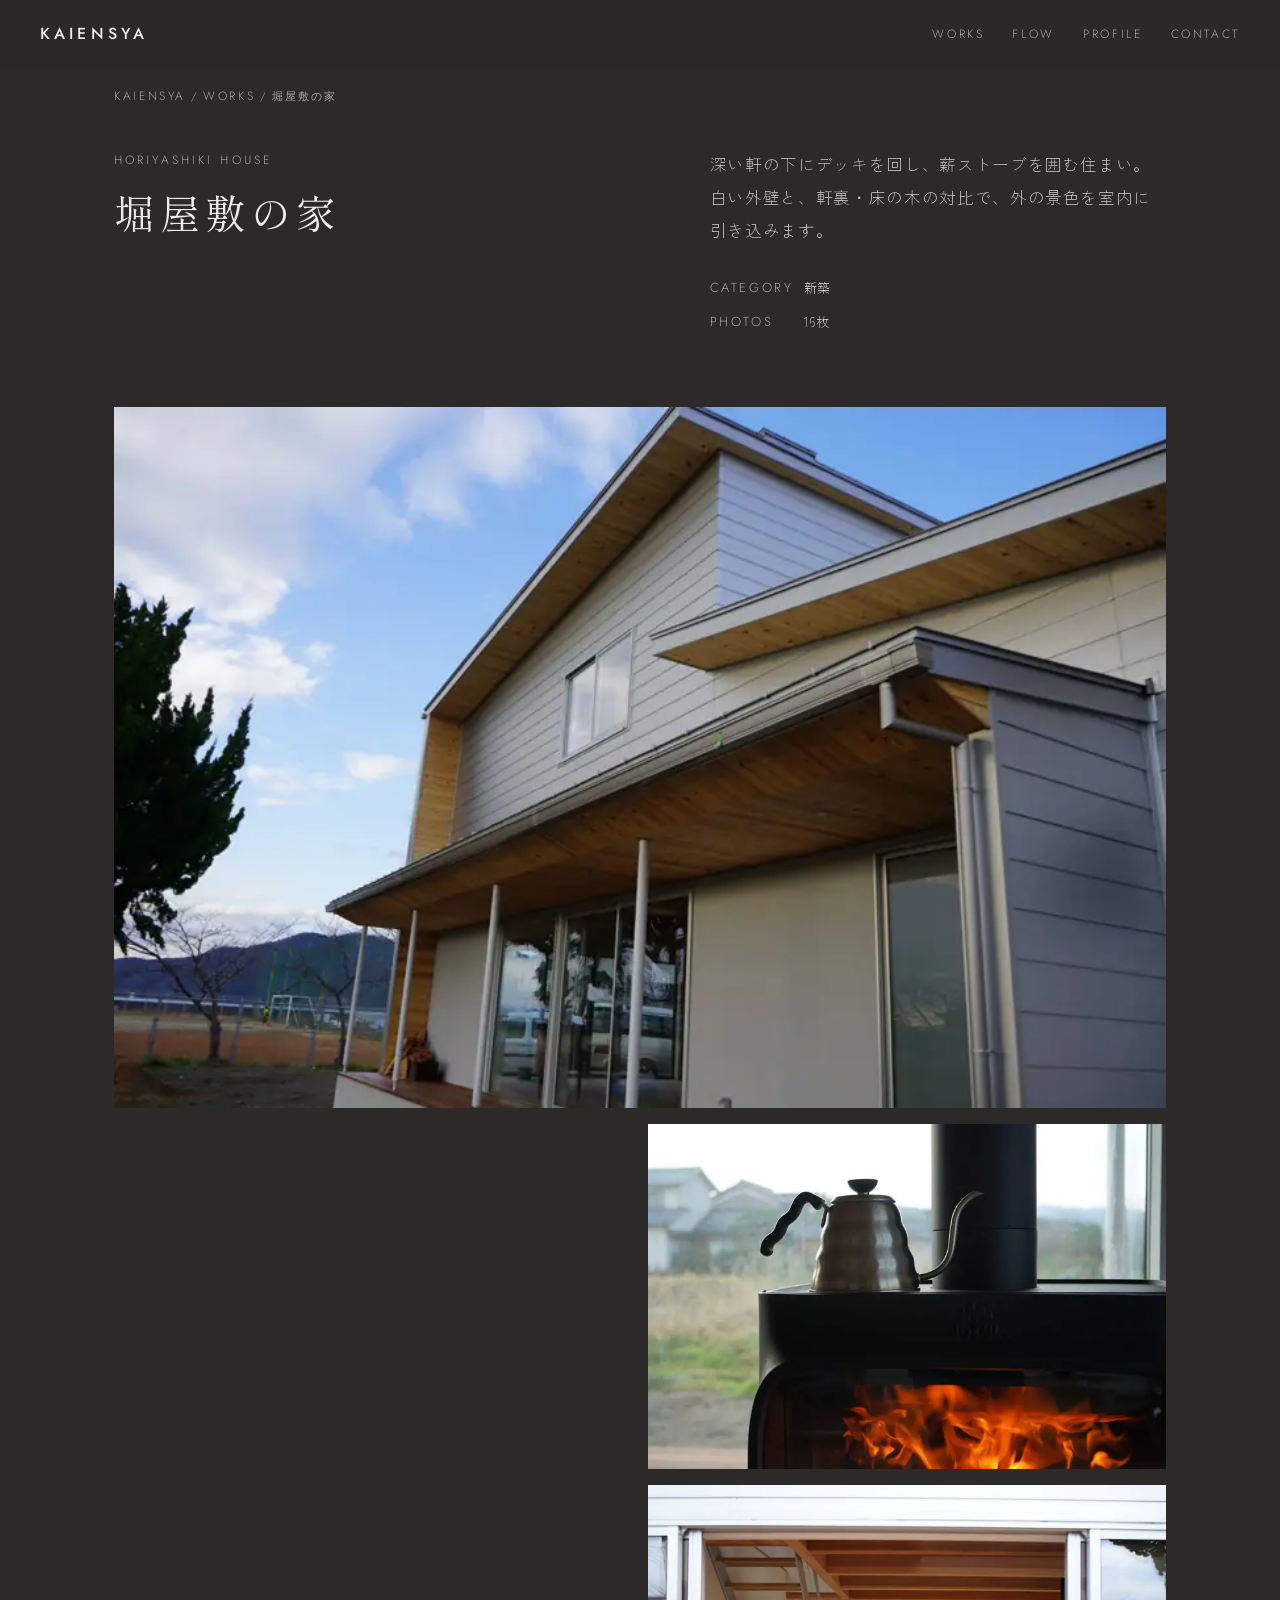
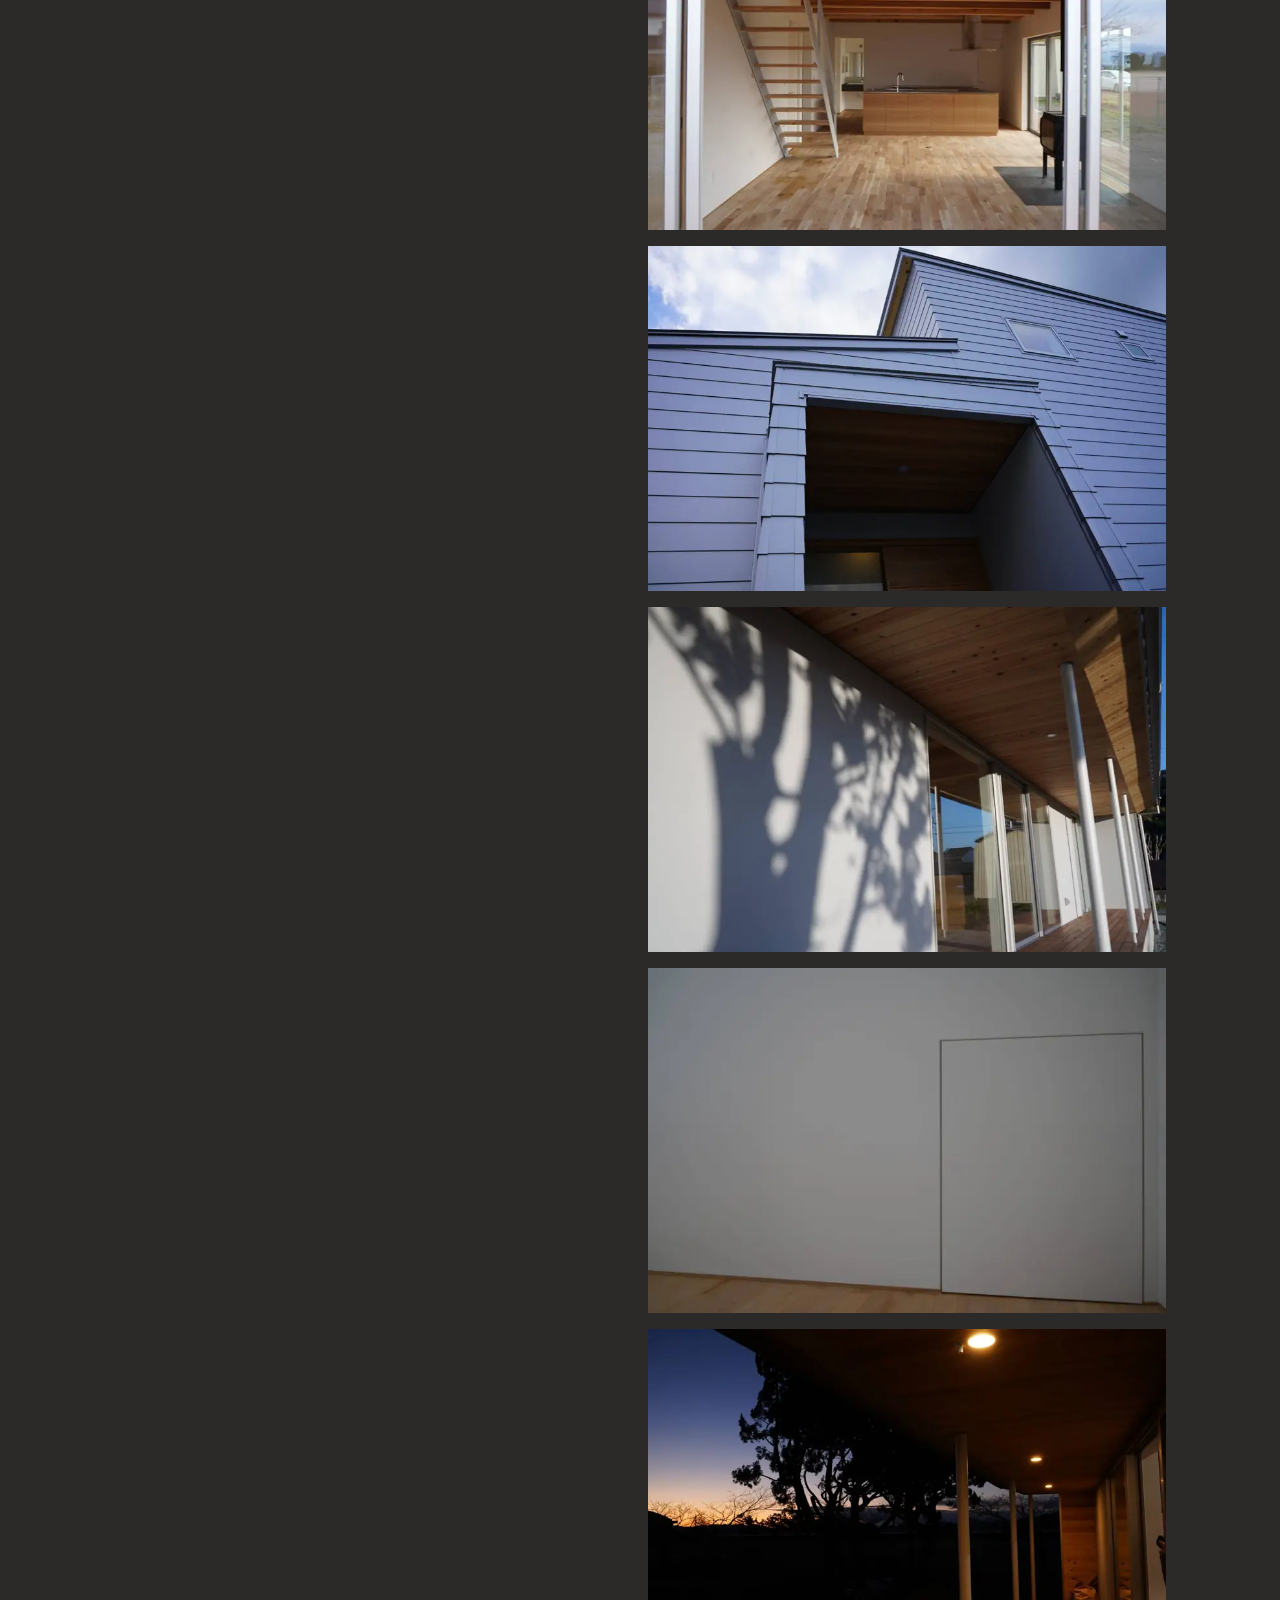
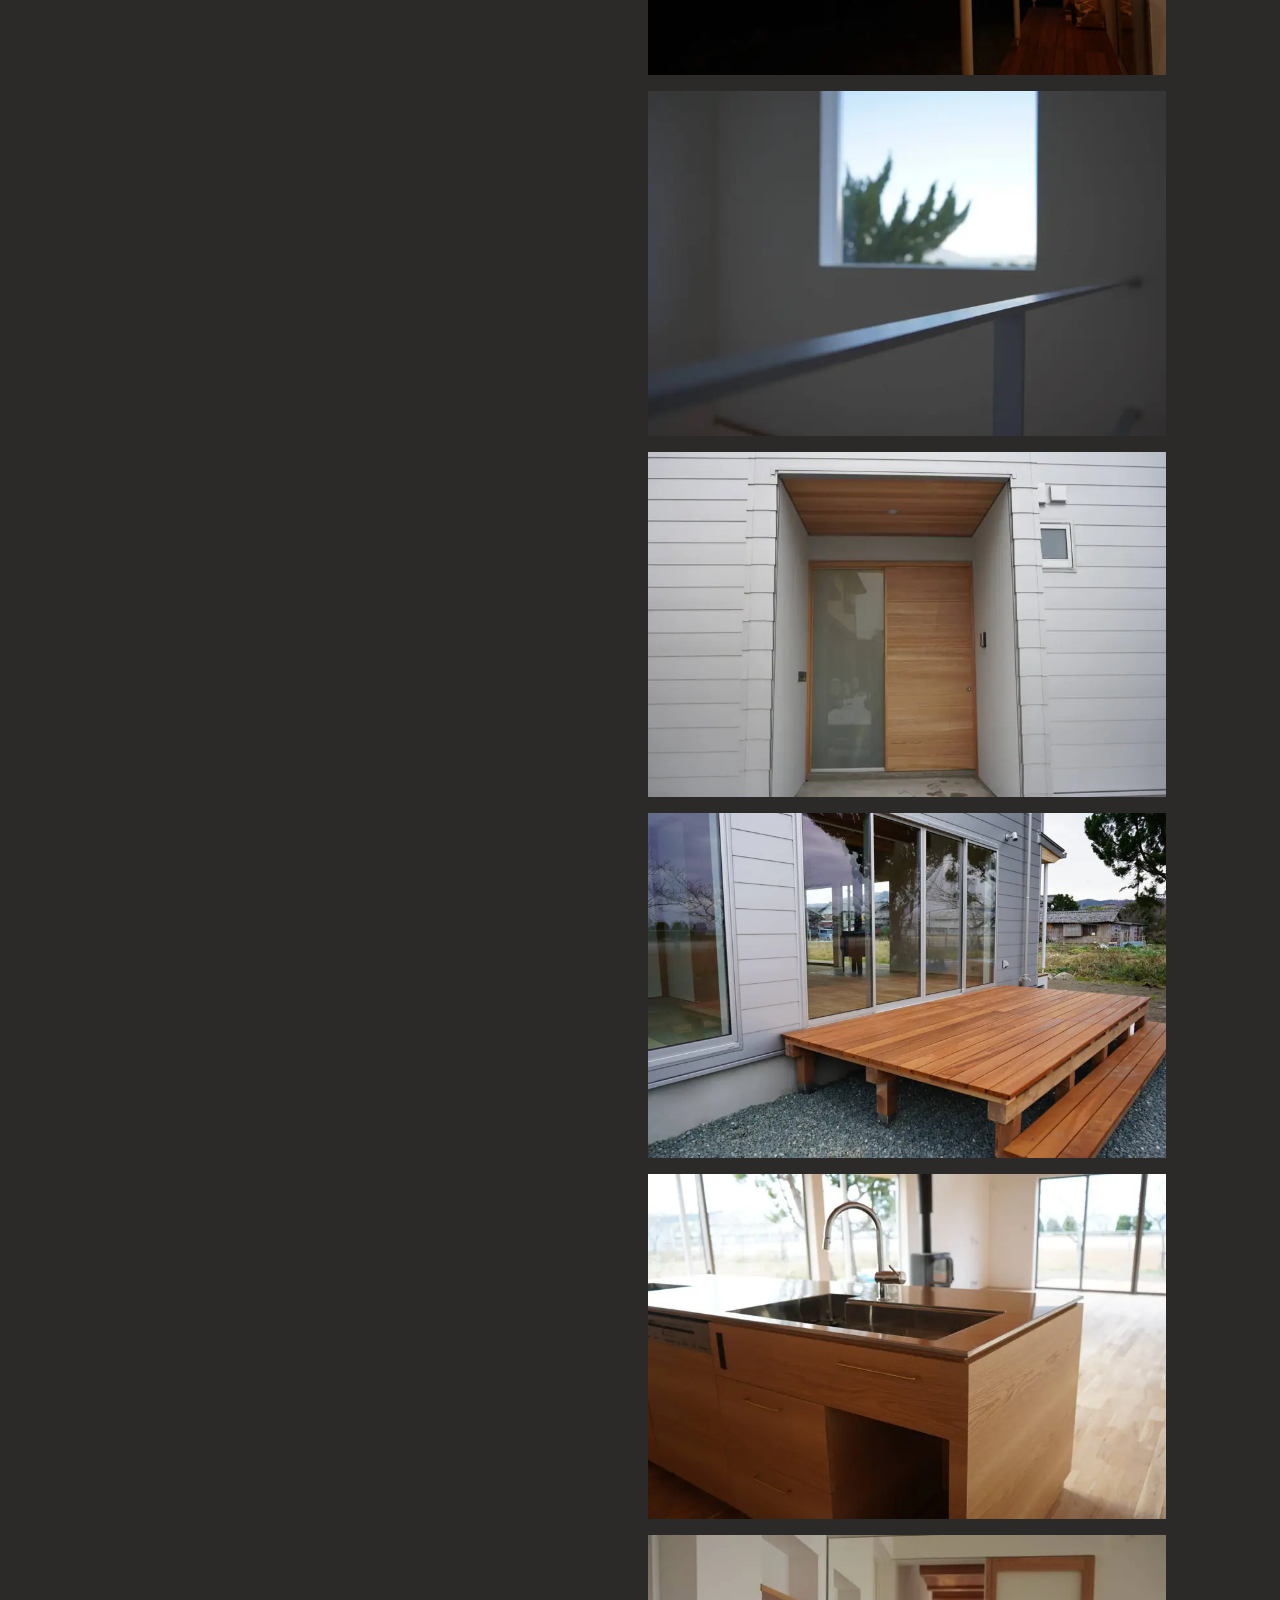
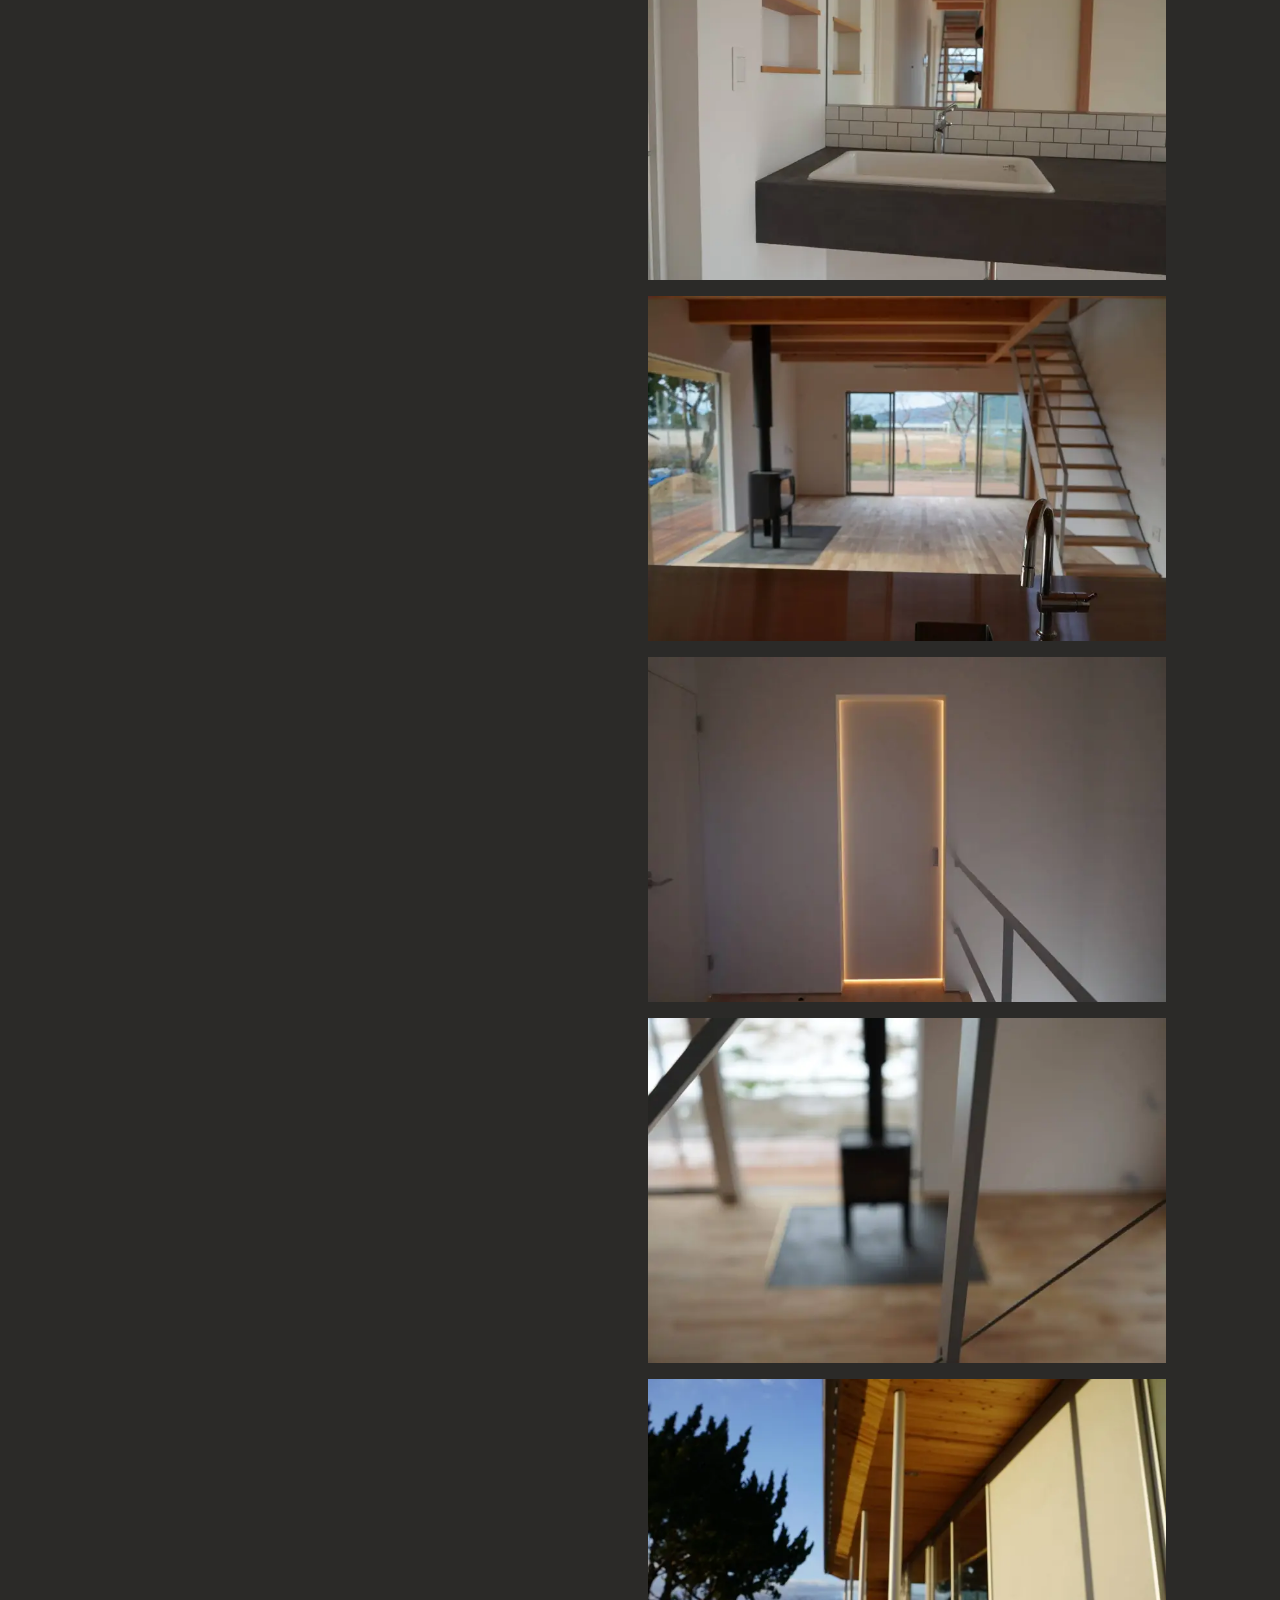
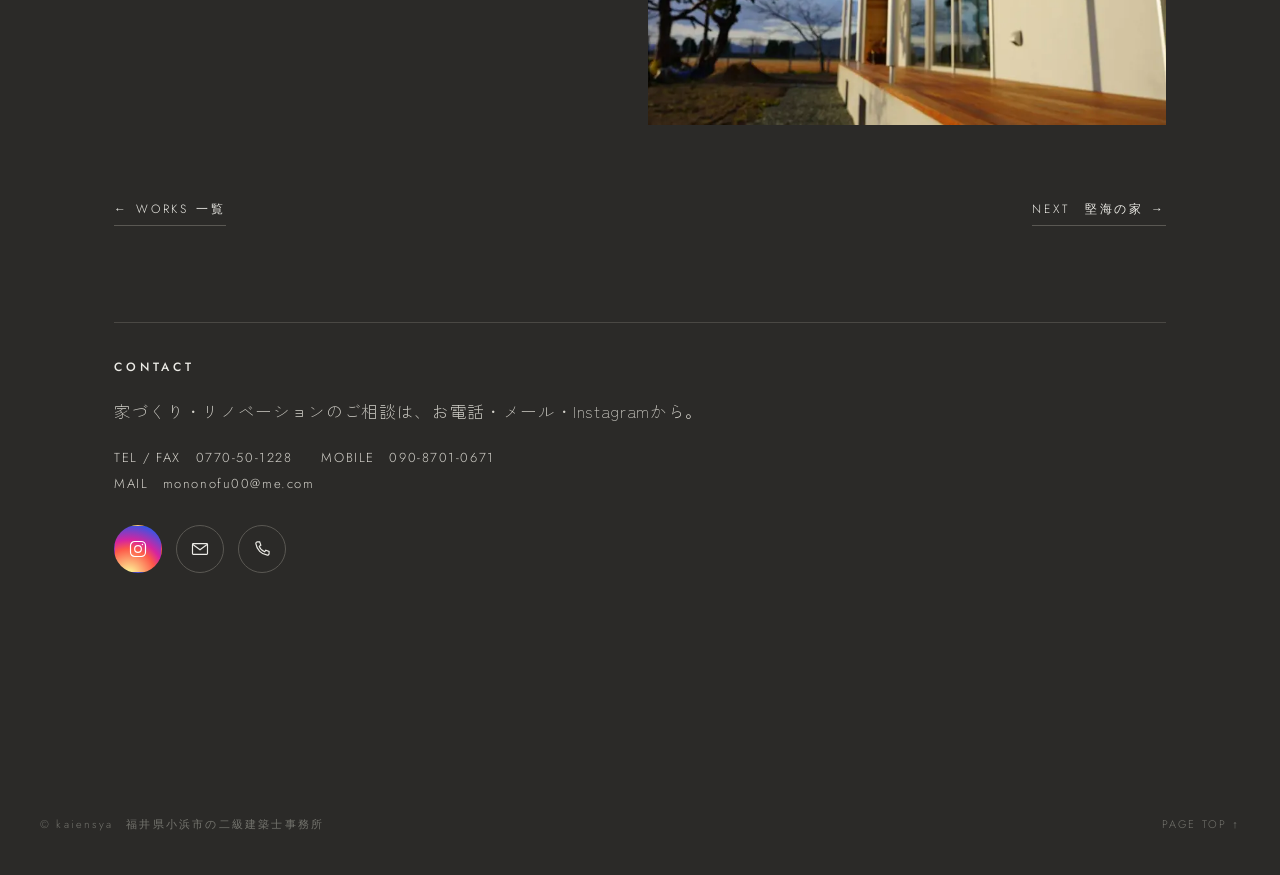
<file: works/horiyashiki/index.html>
<!doctype html>
<html lang="ja">
<head>
<meta charset="utf-8">
<meta name="viewport" content="width=device-width, initial-scale=1, viewport-fit=cover">
<title>堀屋敷の家｜福井県小浜市の注文住宅｜kaiensya</title>
<meta name="description" content="堀屋敷の家（福井県小浜市）。深い軒の下にデッキを回し、薪ストーブを囲む住まい。白い外壁と、軒裏・床の木の対比で、外の景色を室内に引き込みます。…　福井県小浜市の二級建築士事務所 kaiensya の施工事例。">
<link rel="canonical" href="https://kaiensya.com/works/horiyashiki/">
<meta property="og:type" content="article">
<meta property="og:site_name" content="kaiensya">
<meta property="og:title" content="堀屋敷の家｜福井県小浜市の注文住宅｜kaiensya">
<meta property="og:description" content="堀屋敷の家（福井県小浜市）。深い軒の下にデッキを回し、薪ストーブを囲む住まい。白い外壁と、軒裏・床の木の対比で、外の景色を室内に引き込みます。…　福井県小浜市の二級建築士事務所 kaiensya の施工事例。">
<meta property="og:url" content="https://kaiensya.com/works/horiyashiki/">
<meta property="og:image" content="https://kaiensya.com/img/horiyashiki/01.jpg">
<meta property="og:locale" content="ja_JP">
<meta name="twitter:card" content="summary_large_image">
<meta name="theme-color" content="#f8f8f6">
<link rel="icon" href="/favicon.svg" type="image/svg+xml">
<link rel="preconnect" href="https://fonts.googleapis.com">
<link rel="preconnect" href="https://fonts.gstatic.com" crossorigin>
<link rel="stylesheet" href="https://fonts.googleapis.com/css2?family=Jost:wght@300;400;500&family=Shippori+Mincho:wght@400;500&family=Zen+Kaku+Gothic+New:wght@300;400&display=swap">
<link rel="stylesheet" href="/assets/style.css?v=26">
<script type="application/ld+json">{"@context": "https://schema.org", "@type": "CreativeWork", "name": "堀屋敷の家", "alternateName": "HORIYASHIKI HOUSE", "description": "深い軒の下にデッキを回し、薪ストーブを囲む住まい。白い外壁と、軒裏・床の木の対比で、外の景色を室内に引き込みます。", "url": "https://kaiensya.com/works/horiyashiki/", "inLanguage": "ja", "image": ["https://kaiensya.com/img/horiyashiki/01.jpg", "https://kaiensya.com/img/horiyashiki/02.jpg", "https://kaiensya.com/img/horiyashiki/03.jpg", "https://kaiensya.com/img/horiyashiki/04.jpg", "https://kaiensya.com/img/horiyashiki/05.jpg"], "creator": {"@id": "https://kaiensya.com/#org"}, "genre": "新築"}</script><script type="application/ld+json">{"@context": "https://schema.org", "@type": "BreadcrumbList", "itemListElement": [{"@type": "ListItem", "position": 1, "name": "kaiensya", "item": "https://kaiensya.com/"}, {"@type": "ListItem", "position": 2, "name": "施工事例", "item": "https://kaiensya.com/#works"}, {"@type": "ListItem", "position": 3, "name": "堀屋敷の家", "item": "https://kaiensya.com/works/horiyashiki/"}]}</script>
</head>
<body class="workpage">
<header id="hdr">
  <div class="wrap">
    <a class="logo" href="/">KAIENSYA</a>
    <nav aria-label="メニュー">
      <a href="/#works">WORKS</a>
      <a class="opt" href="/#flow">FLOW</a>
      <a class="opt" href="/#profile">PROFILE</a>
      <a href="/#contact">CONTACT</a>
    </nav>
  </div>
</header>
<main class="d-body">
  <nav class="crumbs" aria-label="現在地"><a href="/">KAIENSYA</a> / <a href="/#works">WORKS</a> / <span>堀屋敷の家</span></nav>
  <div class="d-title">
    <div>
      <p class="en">HORIYASHIKI HOUSE</p>
      <h1>堀屋敷の家</h1>
    </div>
    <div>
      <p>深い軒の下にデッキを回し、薪ストーブを囲む住まい。白い外壁と、軒裏・床の木の対比で、外の景色を室内に引き込みます。</p>
      <dl class="d-data"><dt>CATEGORY</dt><dd>新築</dd><dt>PHOTOS</dt><dd>16枚</dd></dl>
    </div>
  </div>
  <div class="d-photos"><picture><source type="image/webp" srcset="/img/horiyashiki/01-800.webp?v=26 800w, /img/horiyashiki/01-1600.webp?v=26 1600w" sizes="(min-width: 640px) 50vw, 100vw"><img src="/img/horiyashiki/01.jpg?v=26" width="1600" height="1066" alt="堀屋敷の家 写真1（福井県小浜市・kaiensya施工）" loading="eager" decoding="async" fetchpriority="high" class="wide"></picture><picture><source type="image/webp" srcset="/img/horiyashiki/02-800.webp?v=26 800w, /img/horiyashiki/02-1600.webp?v=26 1600w" sizes="(min-width: 640px) 50vw, 100vw"><img src="/img/horiyashiki/02.jpg?v=26" width="1600" height="1066" alt="堀屋敷の家 写真2（福井県小浜市・kaiensya施工）" loading="eager" decoding="async" fetchpriority="high"></picture><picture><source type="image/webp" srcset="/img/horiyashiki/03-800.webp?v=26 800w, /img/horiyashiki/03-1600.webp?v=26 1600w" sizes="(min-width: 640px) 50vw, 100vw"><img src="/img/horiyashiki/03.jpg?v=26" width="1600" height="1066" alt="堀屋敷の家 写真3（福井県小浜市・kaiensya施工）" loading="lazy" decoding="async"></picture><picture><source type="image/webp" srcset="/img/horiyashiki/04-800.webp?v=26 800w, /img/horiyashiki/04-1600.webp?v=26 1600w" sizes="(min-width: 640px) 50vw, 100vw"><img src="/img/horiyashiki/04.jpg?v=26" width="1600" height="1066" alt="堀屋敷の家 写真4（福井県小浜市・kaiensya施工）" loading="lazy" decoding="async"></picture><picture><source type="image/webp" srcset="/img/horiyashiki/05-800.webp?v=26 800w, /img/horiyashiki/05-1600.webp?v=26 1600w" sizes="(min-width: 640px) 50vw, 100vw"><img src="/img/horiyashiki/05.jpg?v=26" width="1600" height="1066" alt="堀屋敷の家 写真5（福井県小浜市・kaiensya施工）" loading="lazy" decoding="async"></picture><picture><source type="image/webp" srcset="/img/horiyashiki/06-800.webp?v=26 800w, /img/horiyashiki/06-1600.webp?v=26 1600w" sizes="(min-width: 640px) 50vw, 100vw"><img src="/img/horiyashiki/06.jpg?v=26" width="1600" height="1066" alt="堀屋敷の家 写真6（福井県小浜市・kaiensya施工）" loading="lazy" decoding="async"></picture><picture><source type="image/webp" srcset="/img/horiyashiki/07-800.webp?v=26 800w, /img/horiyashiki/07-1600.webp?v=26 1600w" sizes="(min-width: 640px) 50vw, 100vw"><img src="/img/horiyashiki/07.jpg?v=26" width="1600" height="1066" alt="堀屋敷の家 写真7（福井県小浜市・kaiensya施工）" loading="lazy" decoding="async"></picture><picture><source type="image/webp" srcset="/img/horiyashiki/08-800.webp?v=26 800w, /img/horiyashiki/08-1600.webp?v=26 1600w" sizes="(min-width: 640px) 50vw, 100vw"><img src="/img/horiyashiki/08.jpg?v=26" width="1600" height="1066" alt="堀屋敷の家 写真8（福井県小浜市・kaiensya施工）" loading="lazy" decoding="async"></picture><picture><source type="image/webp" srcset="/img/horiyashiki/09-800.webp?v=26 800w, /img/horiyashiki/09-1600.webp?v=26 1600w" sizes="(min-width: 640px) 50vw, 100vw"><img src="/img/horiyashiki/09.jpg?v=26" width="1600" height="1066" alt="堀屋敷の家 写真9（福井県小浜市・kaiensya施工）" loading="lazy" decoding="async"></picture><picture><source type="image/webp" srcset="/img/horiyashiki/10-800.webp?v=26 800w, /img/horiyashiki/10-1600.webp?v=26 1600w" sizes="(min-width: 640px) 50vw, 100vw"><img src="/img/horiyashiki/10.jpg?v=26" width="1600" height="1066" alt="堀屋敷の家 写真10（福井県小浜市・kaiensya施工）" loading="lazy" decoding="async"></picture><picture><source type="image/webp" srcset="/img/horiyashiki/11-800.webp?v=26 800w, /img/horiyashiki/11-1600.webp?v=26 1600w" sizes="(min-width: 640px) 50vw, 100vw"><img src="/img/horiyashiki/11.jpg?v=26" width="1600" height="1066" alt="堀屋敷の家 写真11（福井県小浜市・kaiensya施工）" loading="lazy" decoding="async"></picture><picture><source type="image/webp" srcset="/img/horiyashiki/12-800.webp?v=26 800w, /img/horiyashiki/12-1600.webp?v=26 1600w" sizes="(min-width: 640px) 50vw, 100vw"><img src="/img/horiyashiki/12.jpg?v=26" width="1600" height="1066" alt="堀屋敷の家 写真12（福井県小浜市・kaiensya施工）" loading="lazy" decoding="async"></picture><picture><source type="image/webp" srcset="/img/horiyashiki/13-800.webp?v=26 800w, /img/horiyashiki/13-1600.webp?v=26 1600w" sizes="(min-width: 640px) 50vw, 100vw"><img src="/img/horiyashiki/13.jpg?v=26" width="1600" height="1066" alt="堀屋敷の家 写真13（福井県小浜市・kaiensya施工）" loading="lazy" decoding="async"></picture><picture><source type="image/webp" srcset="/img/horiyashiki/14-800.webp?v=26 800w, /img/horiyashiki/14-1600.webp?v=26 1600w" sizes="(min-width: 640px) 50vw, 100vw"><img src="/img/horiyashiki/14.jpg?v=26" width="1600" height="1066" alt="堀屋敷の家 写真14（福井県小浜市・kaiensya施工）" loading="lazy" decoding="async"></picture><picture><source type="image/webp" srcset="/img/horiyashiki/15-800.webp?v=26 800w, /img/horiyashiki/15-1600.webp?v=26 1600w" sizes="(min-width: 640px) 50vw, 100vw"><img src="/img/horiyashiki/15.jpg?v=26" width="1600" height="1066" alt="堀屋敷の家 写真15（福井県小浜市・kaiensya施工）" loading="lazy" decoding="async"></picture><picture><source type="image/webp" srcset="/img/horiyashiki/16-800.webp?v=26 800w, /img/horiyashiki/16-1600.webp?v=26 1600w" sizes="(min-width: 640px) 50vw, 100vw"><img src="/img/horiyashiki/16.jpg?v=26" width="1600" height="1066" alt="堀屋敷の家 写真16（福井県小浜市・kaiensya施工）" loading="lazy" decoding="async"></picture></div>
  <div class="d-next"><a href="/#works">← WORKS 一覧</a><a href="/works/katsumi/">NEXT　堅海の家 →</a></div>
  <aside class="d-contact">
    <p class="label">CONTACT</p>
    <p>家づくり・リノベーションのご相談は、お電話・メール・Instagramから。</p>
    <p class="tel">TEL / FAX　<a href="tel:0770501228">0770-50-1228</a>　　MOBILE　<a href="tel:09087010671">090-8701-0671</a><br>MAIL　<a href="mailto:mononofu00@me.com">mononofu00@me.com</a></p>
    <div class="links"><a class="ig" href="https://www.instagram.com/kaiensya/" target="_blank" rel="noopener" aria-label="Instagram @kaiensya"><svg viewBox="0 0 24 24" width="20" height="20" fill="none" stroke="currentColor" stroke-width="1.4" aria-hidden="true"><rect x="3" y="3" width="18" height="18" rx="5"/><circle cx="12" cy="12" r="4"/><circle cx="17.3" cy="6.7" r=".9" fill="currentColor" stroke="none"/></svg></a><a href="mailto:mononofu00@me.com" aria-label="メールを送る mononofu00@me.com"><svg viewBox="0 0 24 24" width="20" height="20" fill="none" stroke="currentColor" stroke-width="1.4" aria-hidden="true"><rect x="3" y="5.5" width="18" height="13" rx="1"/><path d="M3.5 6.5 12 13l8.5-6.5"/></svg></a><a href="tel:09087010671" aria-label="携帯に電話する 090-8701-0671"><svg viewBox="0 0 24 24" width="20" height="20" fill="none" stroke="currentColor" stroke-width="1.4" aria-hidden="true"><path d="M6.6 3.5h2.6l1.4 4-1.9 1.3a11 11 0 0 0 6.5 6.5l1.3-1.9 4 1.4v2.6a2 2 0 0 1-2.1 2A16.5 16.5 0 0 1 4.6 5.6a2 2 0 0 1 2-2.1Z"/></svg></a></div>
  </aside>
</main>
<footer>
  <div class="wrap"><span>© kaiensya　福井県小浜市の二級建築士事務所</span><a href="#" style="text-decoration:none">PAGE TOP ↑</a></div>
</footer>
</body>
</html>
</file>
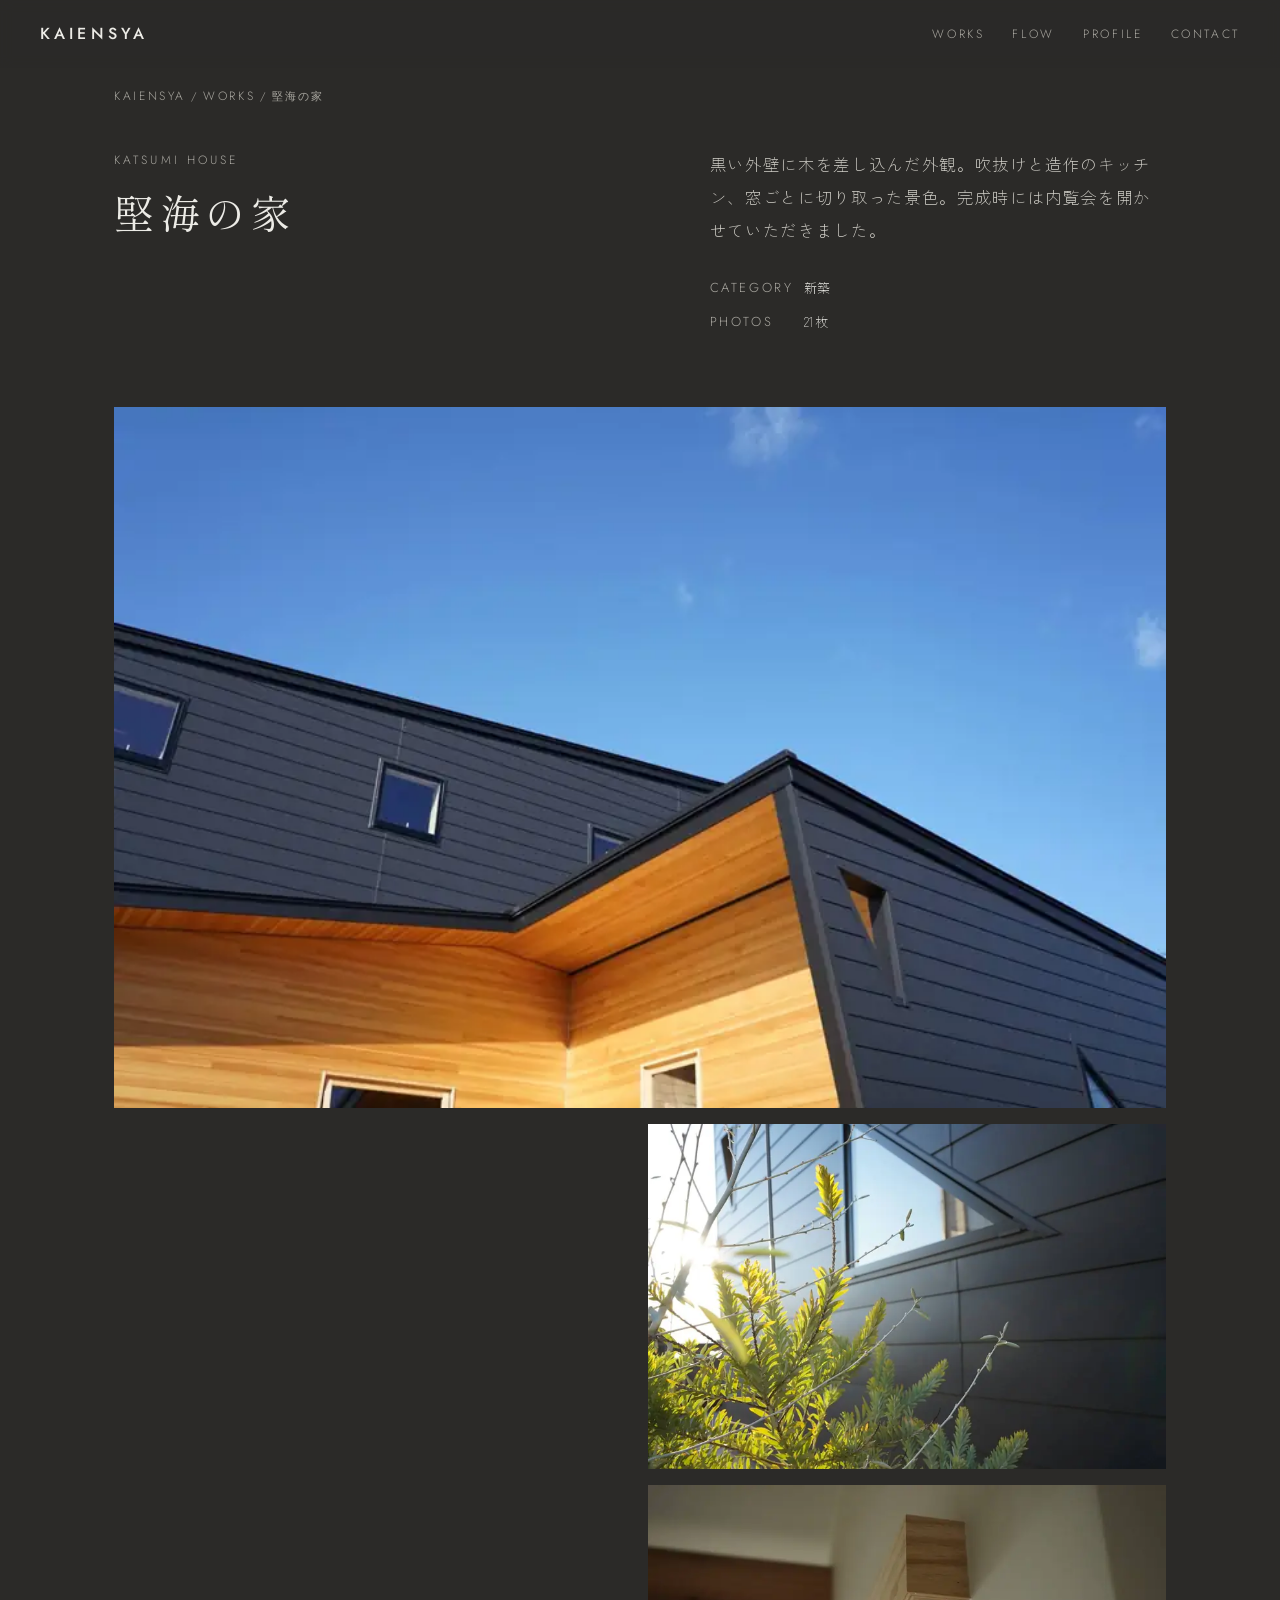
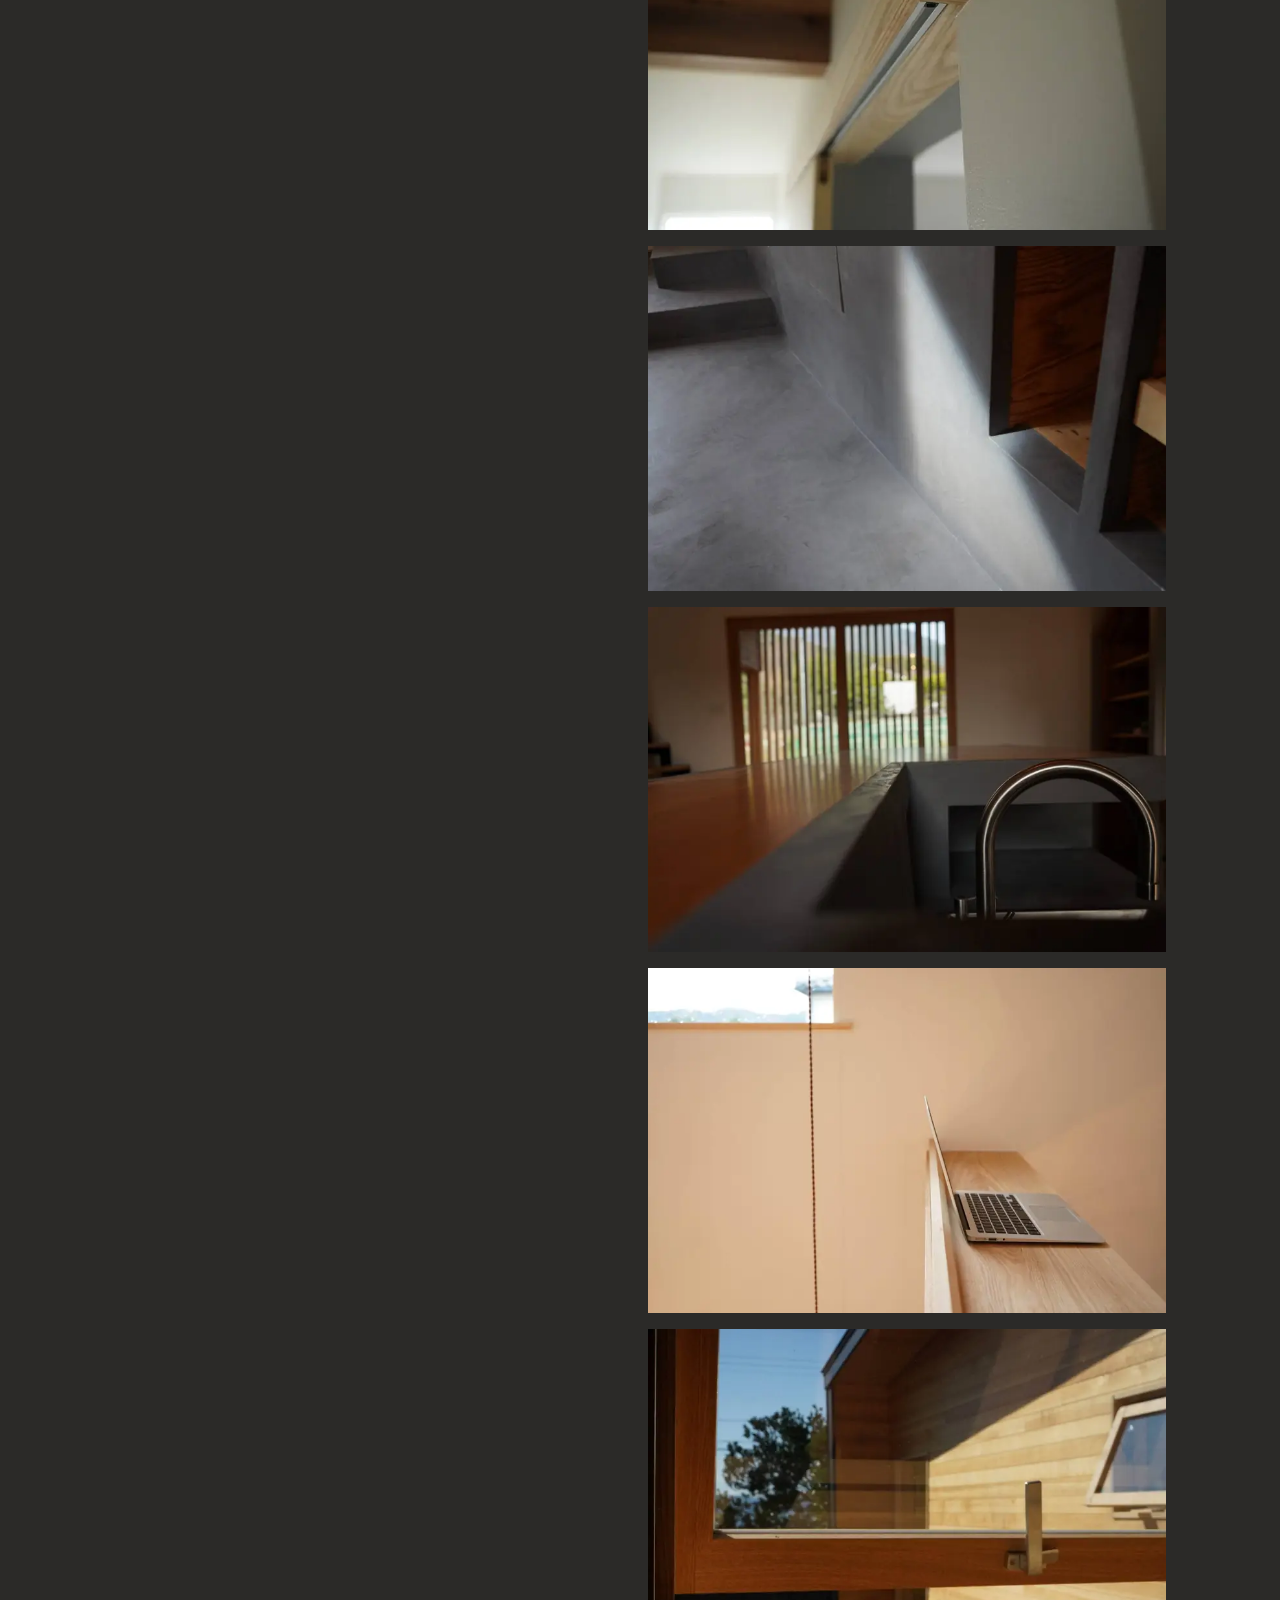
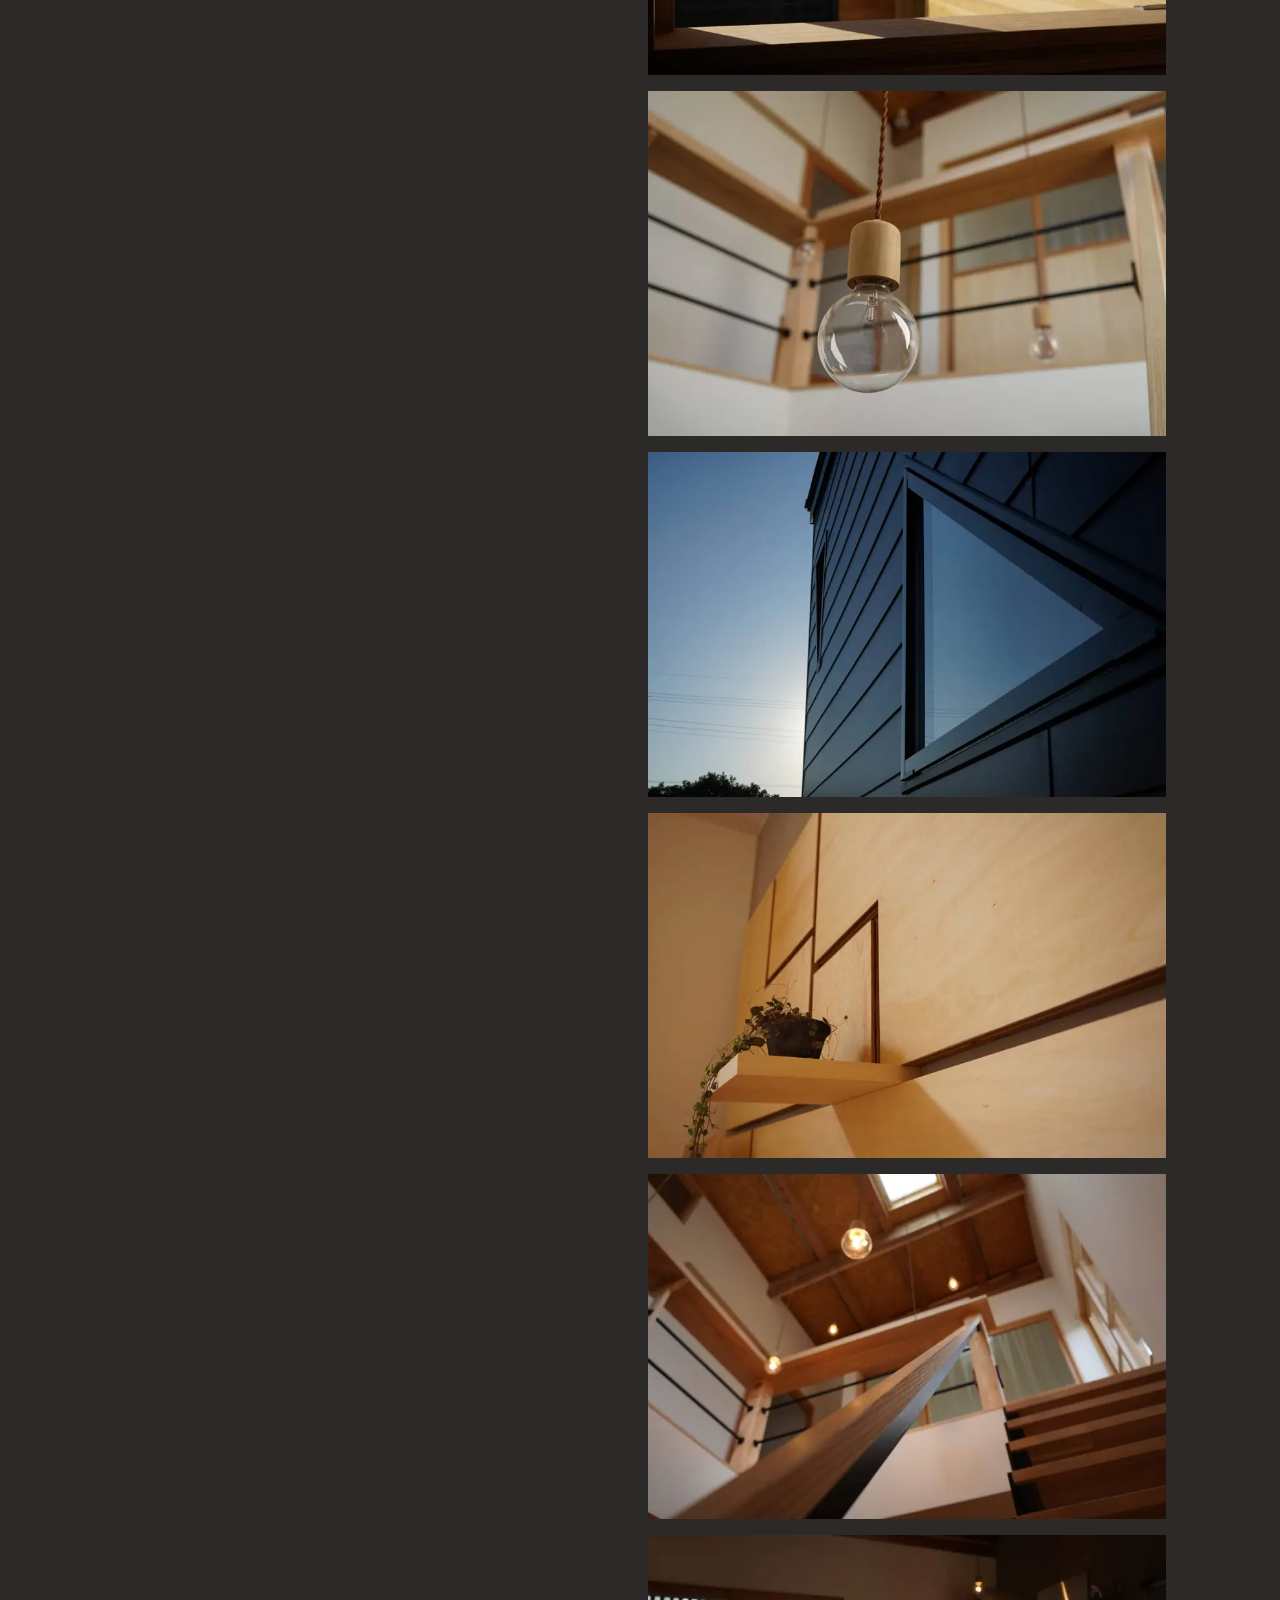
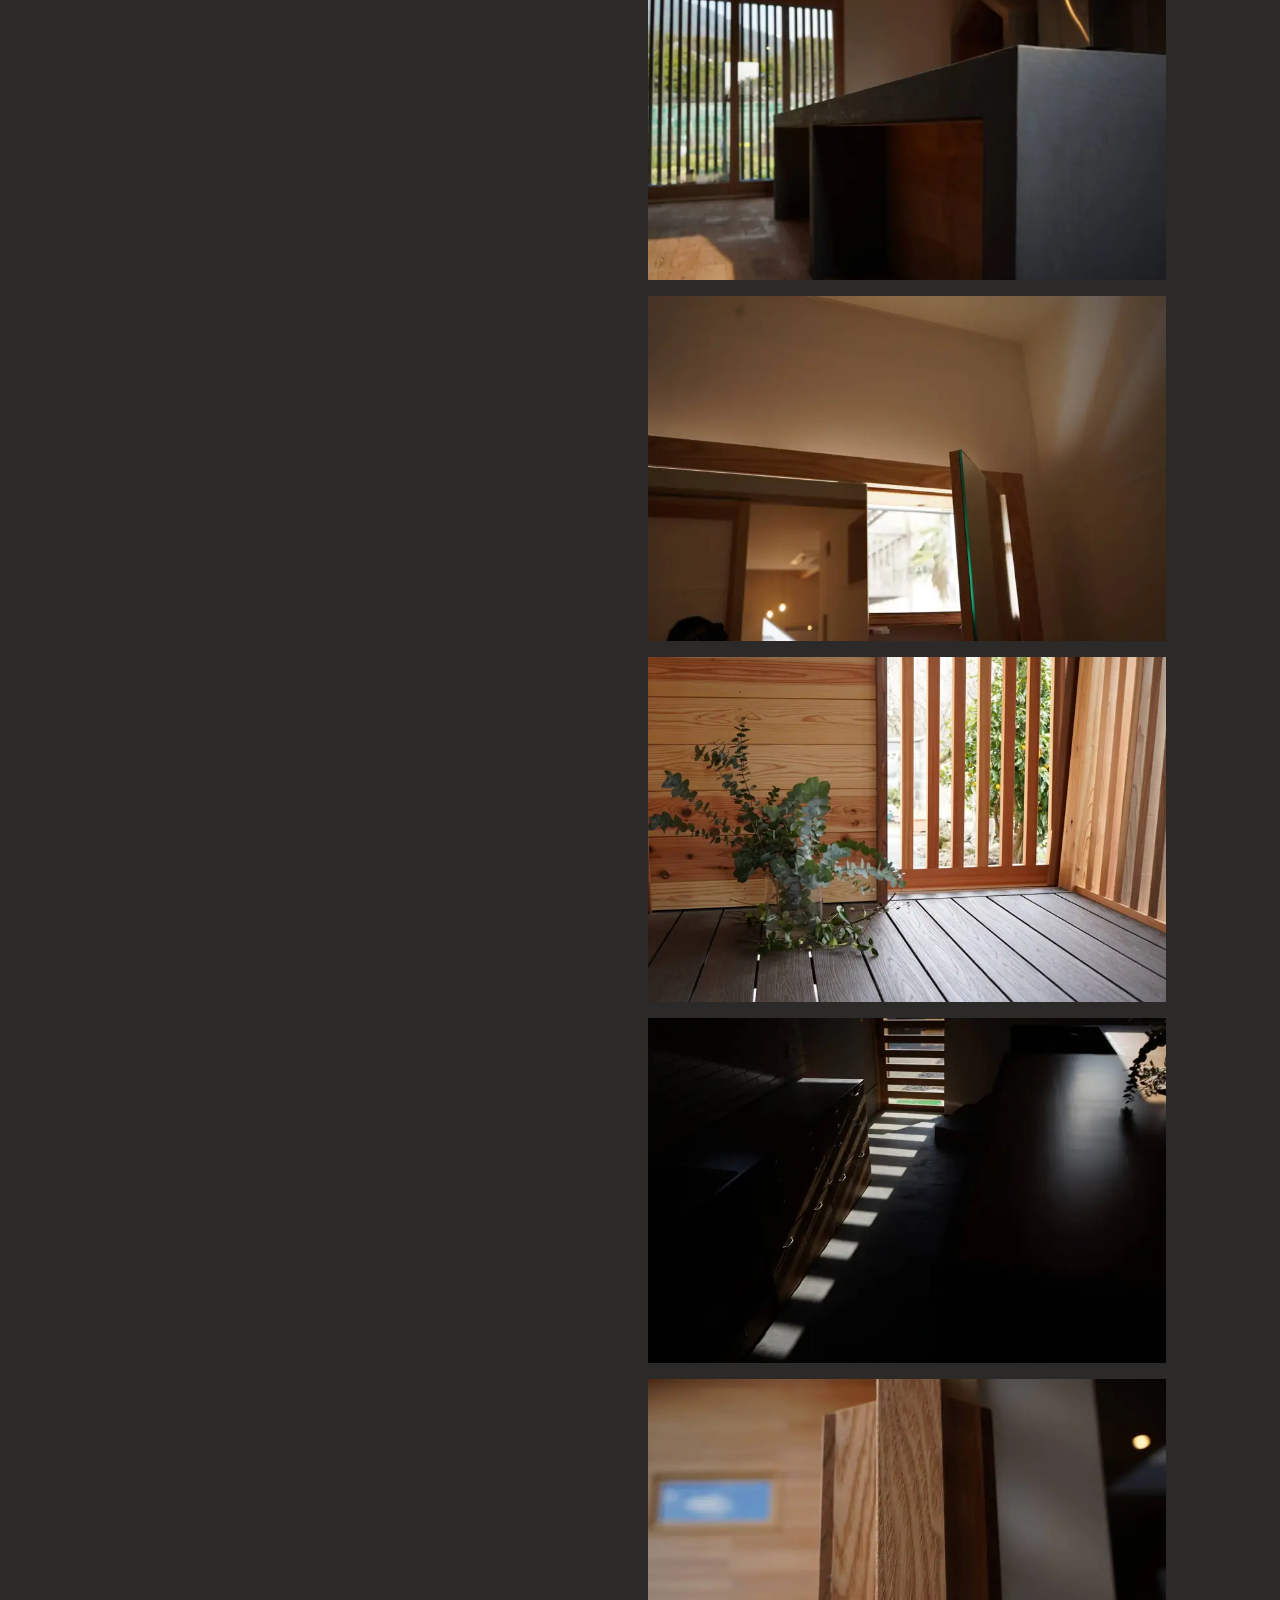
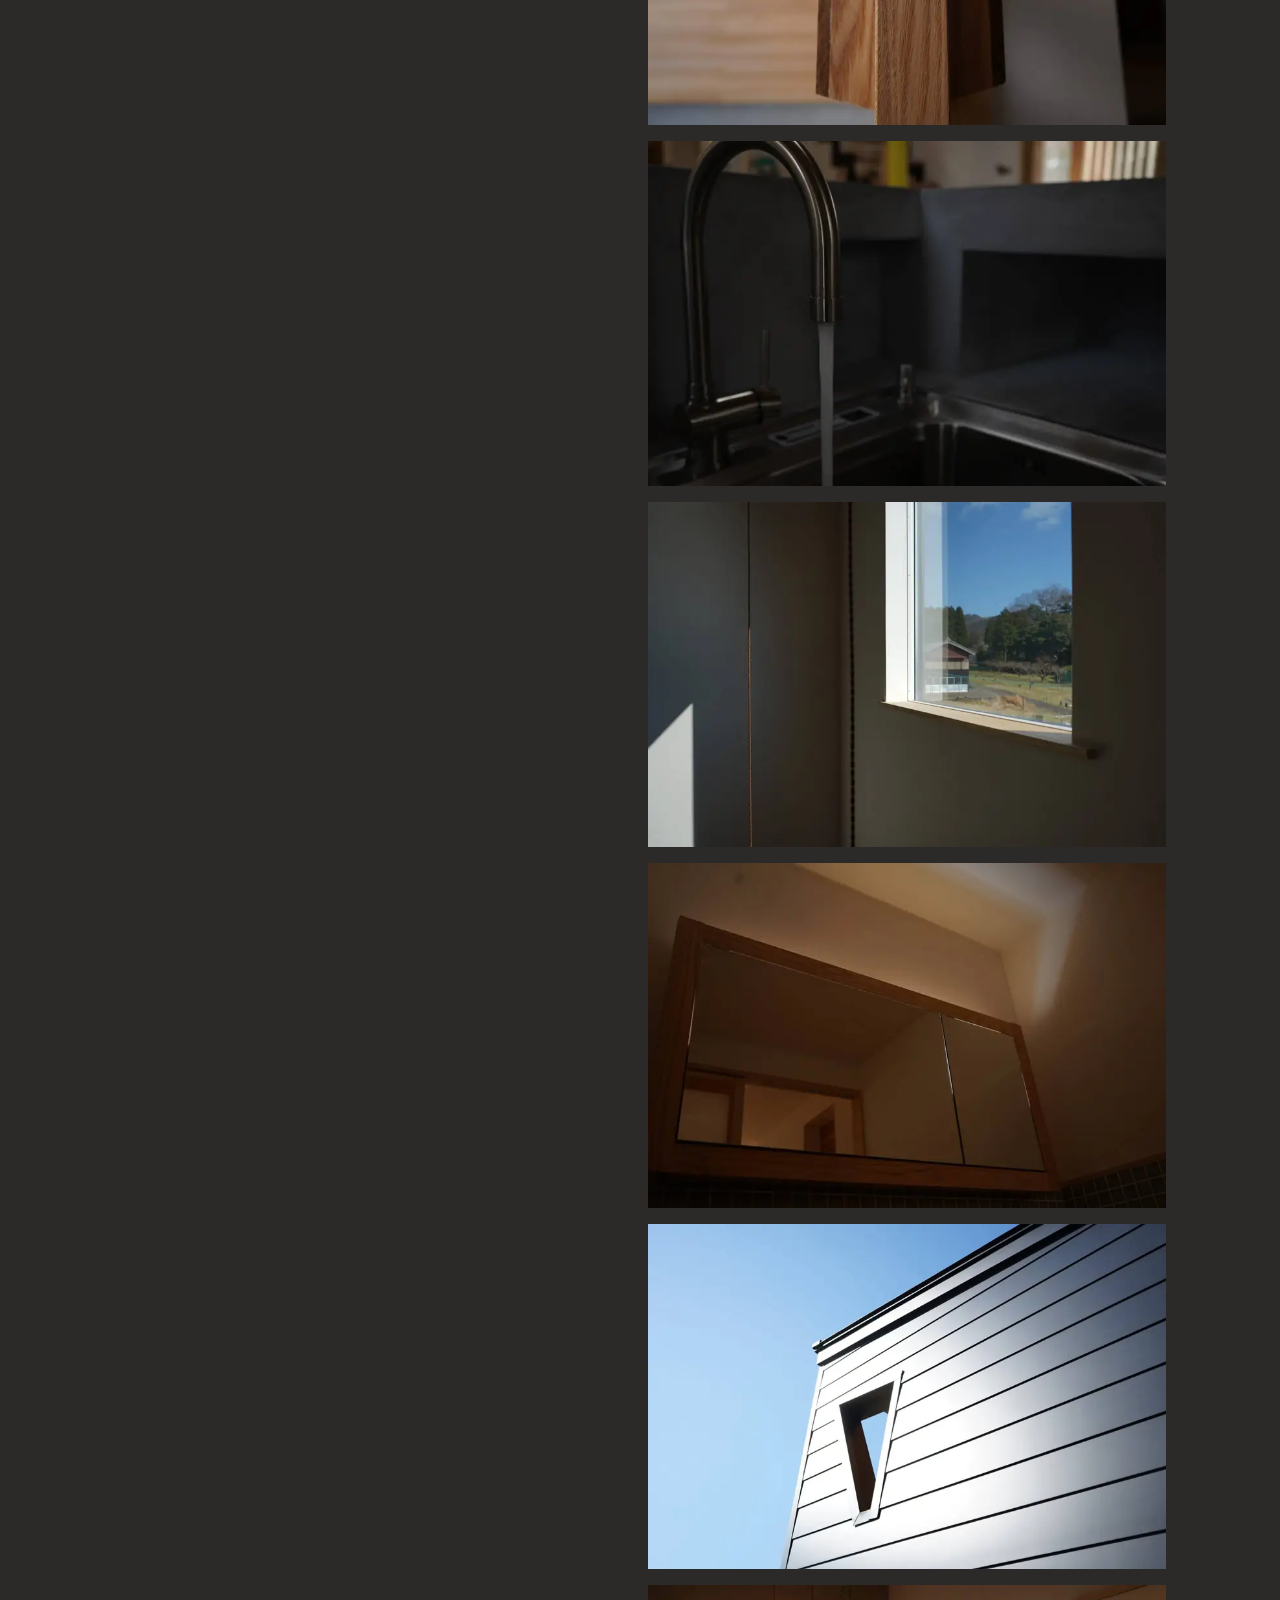
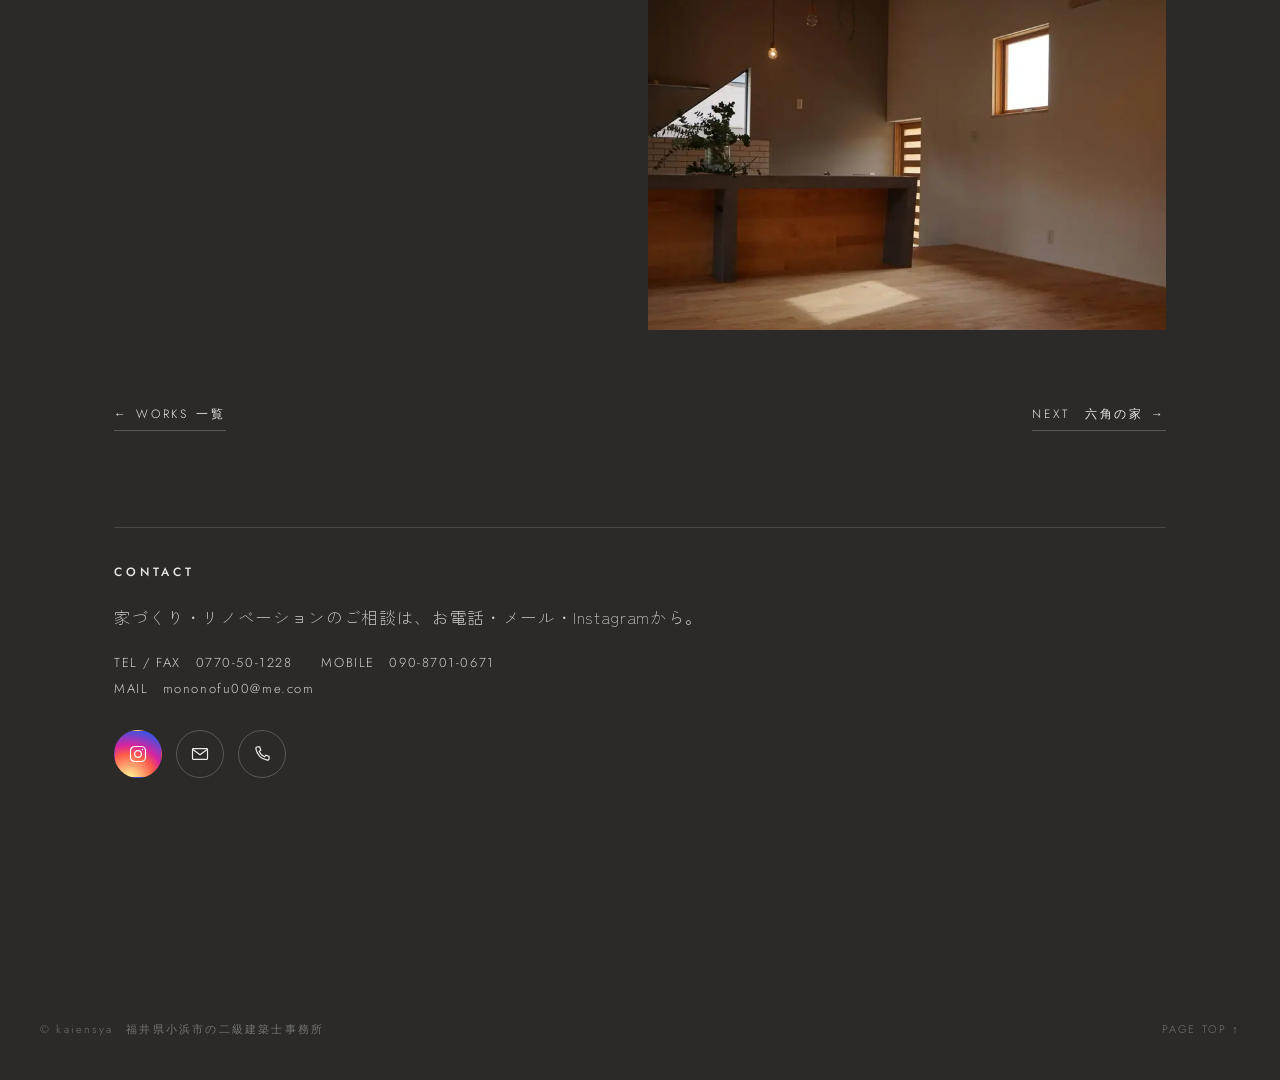
<file: works/katsumi/index.html>
<!doctype html>
<html lang="ja">
<head>
<meta charset="utf-8">
<meta name="viewport" content="width=device-width, initial-scale=1, viewport-fit=cover">
<title>堅海の家｜福井県小浜市の注文住宅｜kaiensya</title>
<meta name="description" content="堅海の家（福井県小浜市）。黒い外壁に木を差し込んだ外観。吹抜けと造作のキッチン、窓ごとに切り取った景色。完成時には内覧会を開かせていただきました。…　福井県小浜市の二級建築士事務所 kaiensya の施工事例。">
<link rel="canonical" href="https://kaiensya.com/works/katsumi/">
<meta property="og:type" content="article">
<meta property="og:site_name" content="kaiensya">
<meta property="og:title" content="堅海の家｜福井県小浜市の注文住宅｜kaiensya">
<meta property="og:description" content="堅海の家（福井県小浜市）。黒い外壁に木を差し込んだ外観。吹抜けと造作のキッチン、窓ごとに切り取った景色。完成時には内覧会を開かせていただきました。…　福井県小浜市の二級建築士事務所 kaiensya の施工事例。">
<meta property="og:url" content="https://kaiensya.com/works/katsumi/">
<meta property="og:image" content="https://kaiensya.com/img/katsumi/01.jpg">
<meta property="og:locale" content="ja_JP">
<meta name="twitter:card" content="summary_large_image">
<meta name="theme-color" content="#f8f8f6">
<link rel="icon" href="/favicon.svg" type="image/svg+xml">
<link rel="preconnect" href="https://fonts.googleapis.com">
<link rel="preconnect" href="https://fonts.gstatic.com" crossorigin>
<link rel="stylesheet" href="https://fonts.googleapis.com/css2?family=Jost:wght@300;400;500&family=Shippori+Mincho:wght@400;500&family=Zen+Kaku+Gothic+New:wght@300;400&display=swap">
<link rel="stylesheet" href="/assets/style.css?v=26">
<script type="application/ld+json">{"@context": "https://schema.org", "@type": "CreativeWork", "name": "堅海の家", "alternateName": "KATSUMI HOUSE", "description": "黒い外壁に木を差し込んだ外観。吹抜けと造作のキッチン、窓ごとに切り取った景色。完成時には内覧会を開かせていただきました。", "url": "https://kaiensya.com/works/katsumi/", "inLanguage": "ja", "image": ["https://kaiensya.com/img/katsumi/01.jpg", "https://kaiensya.com/img/katsumi/02.jpg", "https://kaiensya.com/img/katsumi/03.jpg", "https://kaiensya.com/img/katsumi/04.jpg", "https://kaiensya.com/img/katsumi/05.jpg"], "creator": {"@id": "https://kaiensya.com/#org"}, "genre": "新築"}</script><script type="application/ld+json">{"@context": "https://schema.org", "@type": "BreadcrumbList", "itemListElement": [{"@type": "ListItem", "position": 1, "name": "kaiensya", "item": "https://kaiensya.com/"}, {"@type": "ListItem", "position": 2, "name": "施工事例", "item": "https://kaiensya.com/#works"}, {"@type": "ListItem", "position": 3, "name": "堅海の家", "item": "https://kaiensya.com/works/katsumi/"}]}</script>
</head>
<body class="workpage">
<header id="hdr">
  <div class="wrap">
    <a class="logo" href="/">KAIENSYA</a>
    <nav aria-label="メニュー">
      <a href="/#works">WORKS</a>
      <a class="opt" href="/#flow">FLOW</a>
      <a class="opt" href="/#profile">PROFILE</a>
      <a href="/#contact">CONTACT</a>
    </nav>
  </div>
</header>
<main class="d-body">
  <nav class="crumbs" aria-label="現在地"><a href="/">KAIENSYA</a> / <a href="/#works">WORKS</a> / <span>堅海の家</span></nav>
  <div class="d-title">
    <div>
      <p class="en">KATSUMI HOUSE</p>
      <h1>堅海の家</h1>
    </div>
    <div>
      <p>黒い外壁に木を差し込んだ外観。吹抜けと造作のキッチン、窓ごとに切り取った景色。完成時には内覧会を開かせていただきました。</p>
      <dl class="d-data"><dt>CATEGORY</dt><dd>新築</dd><dt>PHOTOS</dt><dd>21枚</dd></dl>
    </div>
  </div>
  <div class="d-photos"><picture><source type="image/webp" srcset="/img/katsumi/01-800.webp?v=26 800w, /img/katsumi/01-1600.webp?v=26 1600w" sizes="(min-width: 640px) 50vw, 100vw"><img src="/img/katsumi/01.jpg?v=26" width="1600" height="1066" alt="堅海の家 写真1（福井県小浜市・kaiensya施工）" loading="eager" decoding="async" fetchpriority="high" class="wide"></picture><picture><source type="image/webp" srcset="/img/katsumi/02-800.webp?v=26 800w, /img/katsumi/02-1600.webp?v=26 1600w" sizes="(min-width: 640px) 50vw, 100vw"><img src="/img/katsumi/02.jpg?v=26" width="1600" height="1066" alt="堅海の家 写真2（福井県小浜市・kaiensya施工）" loading="eager" decoding="async" fetchpriority="high"></picture><picture><source type="image/webp" srcset="/img/katsumi/03-800.webp?v=26 800w, /img/katsumi/03-1600.webp?v=26 1600w" sizes="(min-width: 640px) 50vw, 100vw"><img src="/img/katsumi/03.jpg?v=26" width="1600" height="1066" alt="堅海の家 写真3（福井県小浜市・kaiensya施工）" loading="lazy" decoding="async"></picture><picture><source type="image/webp" srcset="/img/katsumi/04-800.webp?v=26 800w, /img/katsumi/04-1600.webp?v=26 1600w" sizes="(min-width: 640px) 50vw, 100vw"><img src="/img/katsumi/04.jpg?v=26" width="1600" height="1066" alt="堅海の家 写真4（福井県小浜市・kaiensya施工）" loading="lazy" decoding="async"></picture><picture><source type="image/webp" srcset="/img/katsumi/05-800.webp?v=26 800w, /img/katsumi/05-1600.webp?v=26 1600w" sizes="(min-width: 640px) 50vw, 100vw"><img src="/img/katsumi/05.jpg?v=26" width="1600" height="1066" alt="堅海の家 写真5（福井県小浜市・kaiensya施工）" loading="lazy" decoding="async"></picture><picture><source type="image/webp" srcset="/img/katsumi/06-800.webp?v=26 800w, /img/katsumi/06-1600.webp?v=26 1600w" sizes="(min-width: 640px) 50vw, 100vw"><img src="/img/katsumi/06.jpg?v=26" width="1600" height="1066" alt="堅海の家 写真6（福井県小浜市・kaiensya施工）" loading="lazy" decoding="async"></picture><picture><source type="image/webp" srcset="/img/katsumi/07-800.webp?v=26 800w, /img/katsumi/07-1600.webp?v=26 1600w" sizes="(min-width: 640px) 50vw, 100vw"><img src="/img/katsumi/07.jpg?v=26" width="1600" height="1066" alt="堅海の家 写真7（福井県小浜市・kaiensya施工）" loading="lazy" decoding="async"></picture><picture><source type="image/webp" srcset="/img/katsumi/08-800.webp?v=26 800w, /img/katsumi/08-1600.webp?v=26 1600w" sizes="(min-width: 640px) 50vw, 100vw"><img src="/img/katsumi/08.jpg?v=26" width="1600" height="1066" alt="堅海の家 写真8（福井県小浜市・kaiensya施工）" loading="lazy" decoding="async"></picture><picture><source type="image/webp" srcset="/img/katsumi/09-800.webp?v=26 800w, /img/katsumi/09-1600.webp?v=26 1600w" sizes="(min-width: 640px) 50vw, 100vw"><img src="/img/katsumi/09.jpg?v=26" width="1600" height="1066" alt="堅海の家 写真9（福井県小浜市・kaiensya施工）" loading="lazy" decoding="async"></picture><picture><source type="image/webp" srcset="/img/katsumi/10-800.webp?v=26 800w, /img/katsumi/10-1600.webp?v=26 1600w" sizes="(min-width: 640px) 50vw, 100vw"><img src="/img/katsumi/10.jpg?v=26" width="1600" height="1066" alt="堅海の家 写真10（福井県小浜市・kaiensya施工）" loading="lazy" decoding="async"></picture><picture><source type="image/webp" srcset="/img/katsumi/11-800.webp?v=26 800w, /img/katsumi/11-1600.webp?v=26 1600w" sizes="(min-width: 640px) 50vw, 100vw"><img src="/img/katsumi/11.jpg?v=26" width="1600" height="1066" alt="堅海の家 写真11（福井県小浜市・kaiensya施工）" loading="lazy" decoding="async"></picture><picture><source type="image/webp" srcset="/img/katsumi/12-800.webp?v=26 800w, /img/katsumi/12-1600.webp?v=26 1600w" sizes="(min-width: 640px) 50vw, 100vw"><img src="/img/katsumi/12.jpg?v=26" width="1600" height="1066" alt="堅海の家 写真12（福井県小浜市・kaiensya施工）" loading="lazy" decoding="async"></picture><picture><source type="image/webp" srcset="/img/katsumi/13-800.webp?v=26 800w, /img/katsumi/13-1600.webp?v=26 1600w" sizes="(min-width: 640px) 50vw, 100vw"><img src="/img/katsumi/13.jpg?v=26" width="1600" height="1066" alt="堅海の家 写真13（福井県小浜市・kaiensya施工）" loading="lazy" decoding="async"></picture><picture><source type="image/webp" srcset="/img/katsumi/14-800.webp?v=26 800w, /img/katsumi/14-1600.webp?v=26 1600w" sizes="(min-width: 640px) 50vw, 100vw"><img src="/img/katsumi/14.jpg?v=26" width="1600" height="1066" alt="堅海の家 写真14（福井県小浜市・kaiensya施工）" loading="lazy" decoding="async"></picture><picture><source type="image/webp" srcset="/img/katsumi/15-800.webp?v=26 800w, /img/katsumi/15-1600.webp?v=26 1600w" sizes="(min-width: 640px) 50vw, 100vw"><img src="/img/katsumi/15.jpg?v=26" width="1600" height="1066" alt="堅海の家 写真15（福井県小浜市・kaiensya施工）" loading="lazy" decoding="async"></picture><picture><source type="image/webp" srcset="/img/katsumi/16-800.webp?v=26 800w, /img/katsumi/16-1600.webp?v=26 1600w" sizes="(min-width: 640px) 50vw, 100vw"><img src="/img/katsumi/16.jpg?v=26" width="1600" height="1066" alt="堅海の家 写真16（福井県小浜市・kaiensya施工）" loading="lazy" decoding="async"></picture><picture><source type="image/webp" srcset="/img/katsumi/17-800.webp?v=26 800w, /img/katsumi/17-1600.webp?v=26 1600w" sizes="(min-width: 640px) 50vw, 100vw"><img src="/img/katsumi/17.jpg?v=26" width="1600" height="1066" alt="堅海の家 写真17（福井県小浜市・kaiensya施工）" loading="lazy" decoding="async"></picture><picture><source type="image/webp" srcset="/img/katsumi/18-800.webp?v=26 800w, /img/katsumi/18-1600.webp?v=26 1600w" sizes="(min-width: 640px) 50vw, 100vw"><img src="/img/katsumi/18.jpg?v=26" width="1600" height="1066" alt="堅海の家 写真18（福井県小浜市・kaiensya施工）" loading="lazy" decoding="async"></picture><picture><source type="image/webp" srcset="/img/katsumi/19-800.webp?v=26 800w, /img/katsumi/19-1600.webp?v=26 1600w" sizes="(min-width: 640px) 50vw, 100vw"><img src="/img/katsumi/19.jpg?v=26" width="1600" height="1066" alt="堅海の家 写真19（福井県小浜市・kaiensya施工）" loading="lazy" decoding="async"></picture><picture><source type="image/webp" srcset="/img/katsumi/20-800.webp?v=26 800w, /img/katsumi/20-1600.webp?v=26 1600w" sizes="(min-width: 640px) 50vw, 100vw"><img src="/img/katsumi/20.jpg?v=26" width="1600" height="1066" alt="堅海の家 写真20（福井県小浜市・kaiensya施工）" loading="lazy" decoding="async"></picture><picture><source type="image/webp" srcset="/img/katsumi/21-800.webp?v=26 800w, /img/katsumi/21-1600.webp?v=26 1600w" sizes="(min-width: 640px) 50vw, 100vw"><img src="/img/katsumi/21.jpg?v=26" width="1600" height="1066" alt="堅海の家 写真21（福井県小浜市・kaiensya施工）" loading="lazy" decoding="async"></picture></div>
  <div class="d-next"><a href="/#works">← WORKS 一覧</a><a href="/works/rokkaku/">NEXT　六角の家 →</a></div>
  <aside class="d-contact">
    <p class="label">CONTACT</p>
    <p>家づくり・リノベーションのご相談は、お電話・メール・Instagramから。</p>
    <p class="tel">TEL / FAX　<a href="tel:0770501228">0770-50-1228</a>　　MOBILE　<a href="tel:09087010671">090-8701-0671</a><br>MAIL　<a href="mailto:mononofu00@me.com">mononofu00@me.com</a></p>
    <div class="links"><a class="ig" href="https://www.instagram.com/kaiensya/" target="_blank" rel="noopener" aria-label="Instagram @kaiensya"><svg viewBox="0 0 24 24" width="20" height="20" fill="none" stroke="currentColor" stroke-width="1.4" aria-hidden="true"><rect x="3" y="3" width="18" height="18" rx="5"/><circle cx="12" cy="12" r="4"/><circle cx="17.3" cy="6.7" r=".9" fill="currentColor" stroke="none"/></svg></a><a href="mailto:mononofu00@me.com" aria-label="メールを送る mononofu00@me.com"><svg viewBox="0 0 24 24" width="20" height="20" fill="none" stroke="currentColor" stroke-width="1.4" aria-hidden="true"><rect x="3" y="5.5" width="18" height="13" rx="1"/><path d="M3.5 6.5 12 13l8.5-6.5"/></svg></a><a href="tel:09087010671" aria-label="携帯に電話する 090-8701-0671"><svg viewBox="0 0 24 24" width="20" height="20" fill="none" stroke="currentColor" stroke-width="1.4" aria-hidden="true"><path d="M6.6 3.5h2.6l1.4 4-1.9 1.3a11 11 0 0 0 6.5 6.5l1.3-1.9 4 1.4v2.6a2 2 0 0 1-2.1 2A16.5 16.5 0 0 1 4.6 5.6a2 2 0 0 1 2-2.1Z"/></svg></a></div>
  </aside>
</main>
<footer>
  <div class="wrap"><span>© kaiensya　福井県小浜市の二級建築士事務所</span><a href="#" style="text-decoration:none">PAGE TOP ↑</a></div>
</footer>
</body>
</html>
</file>
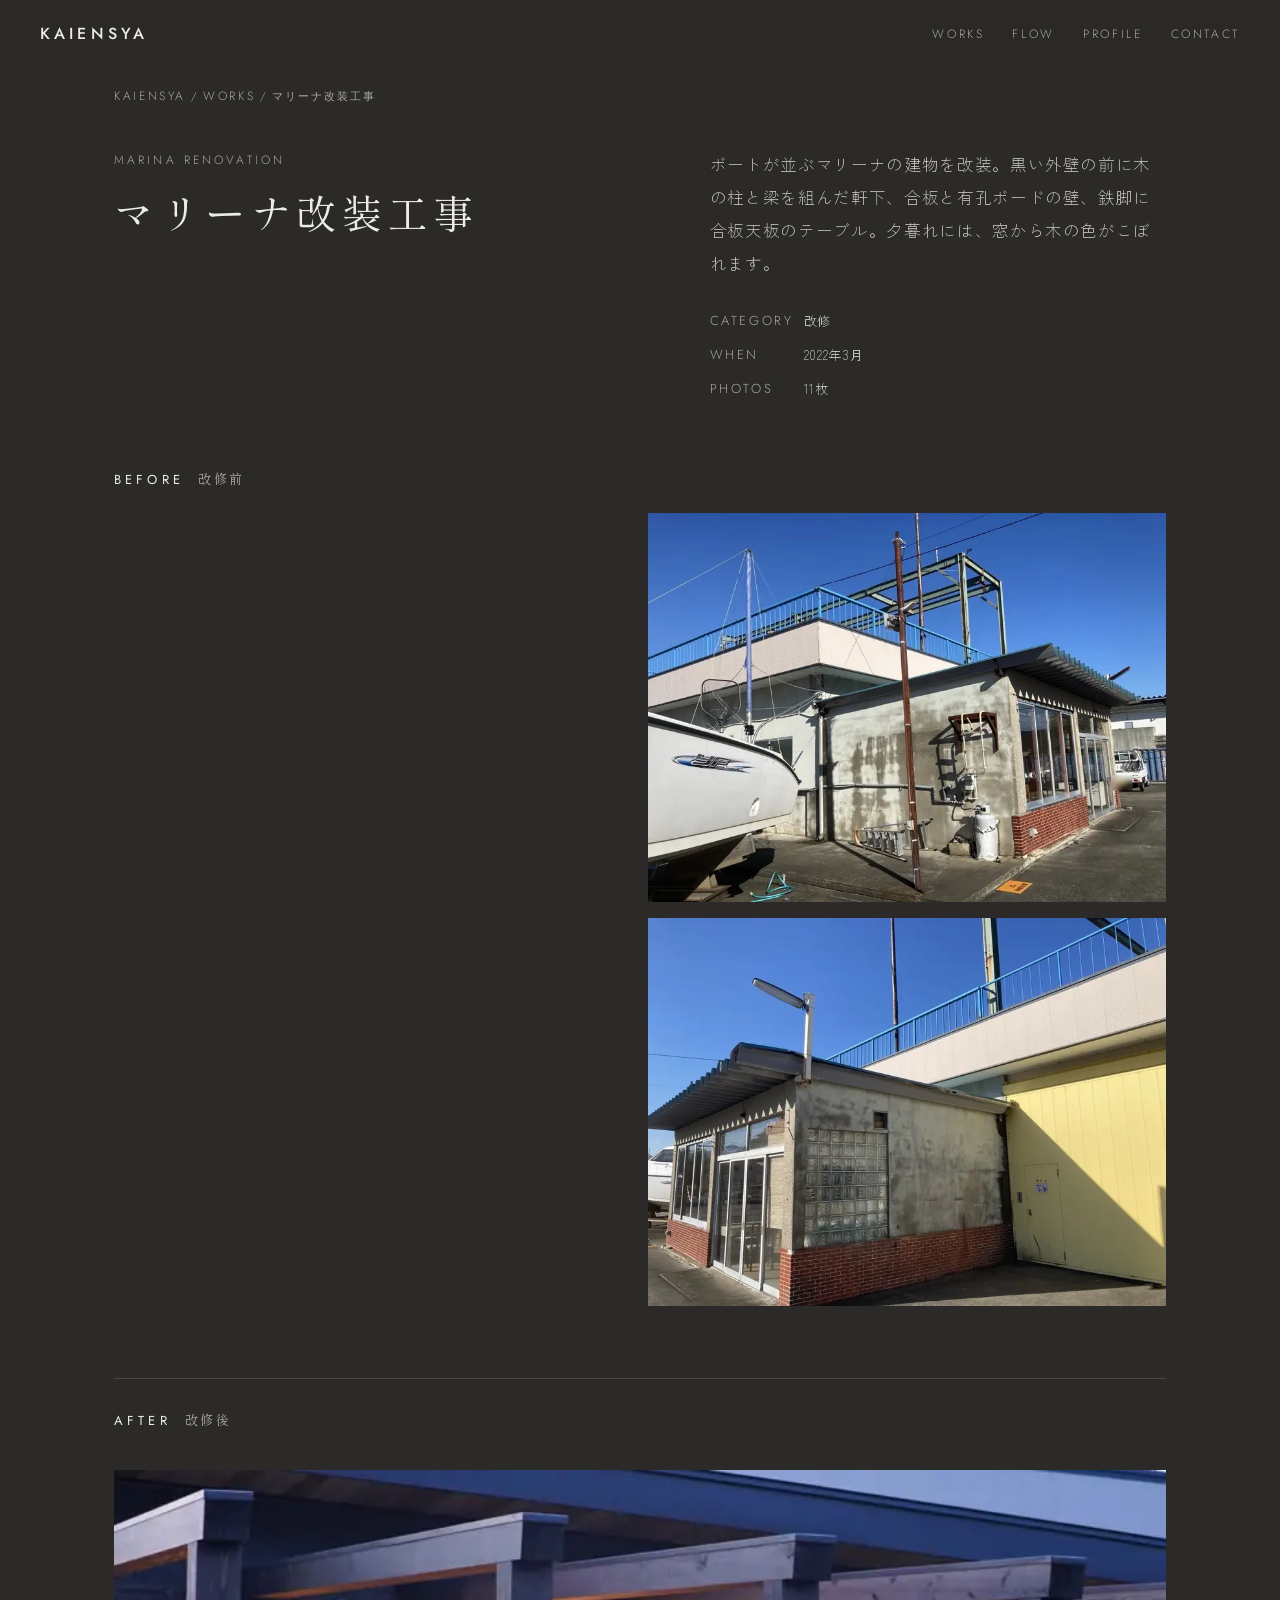
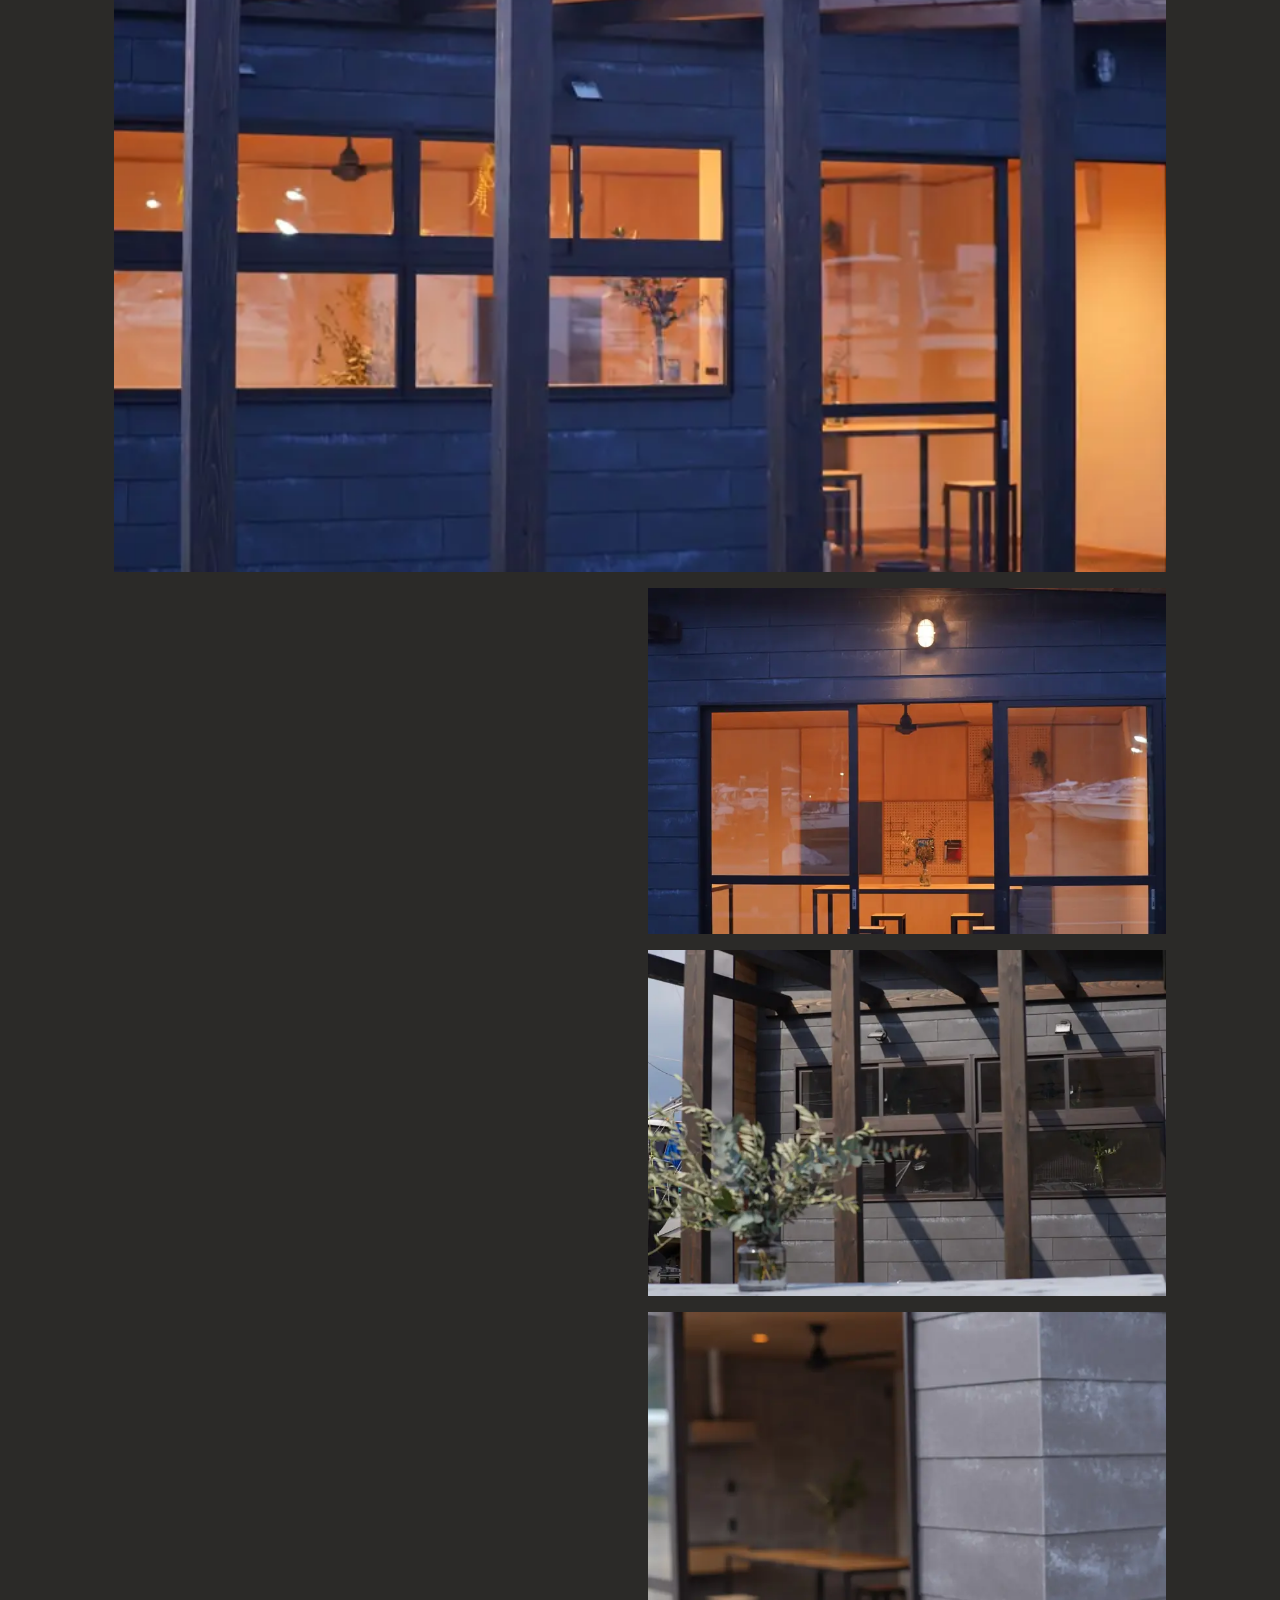
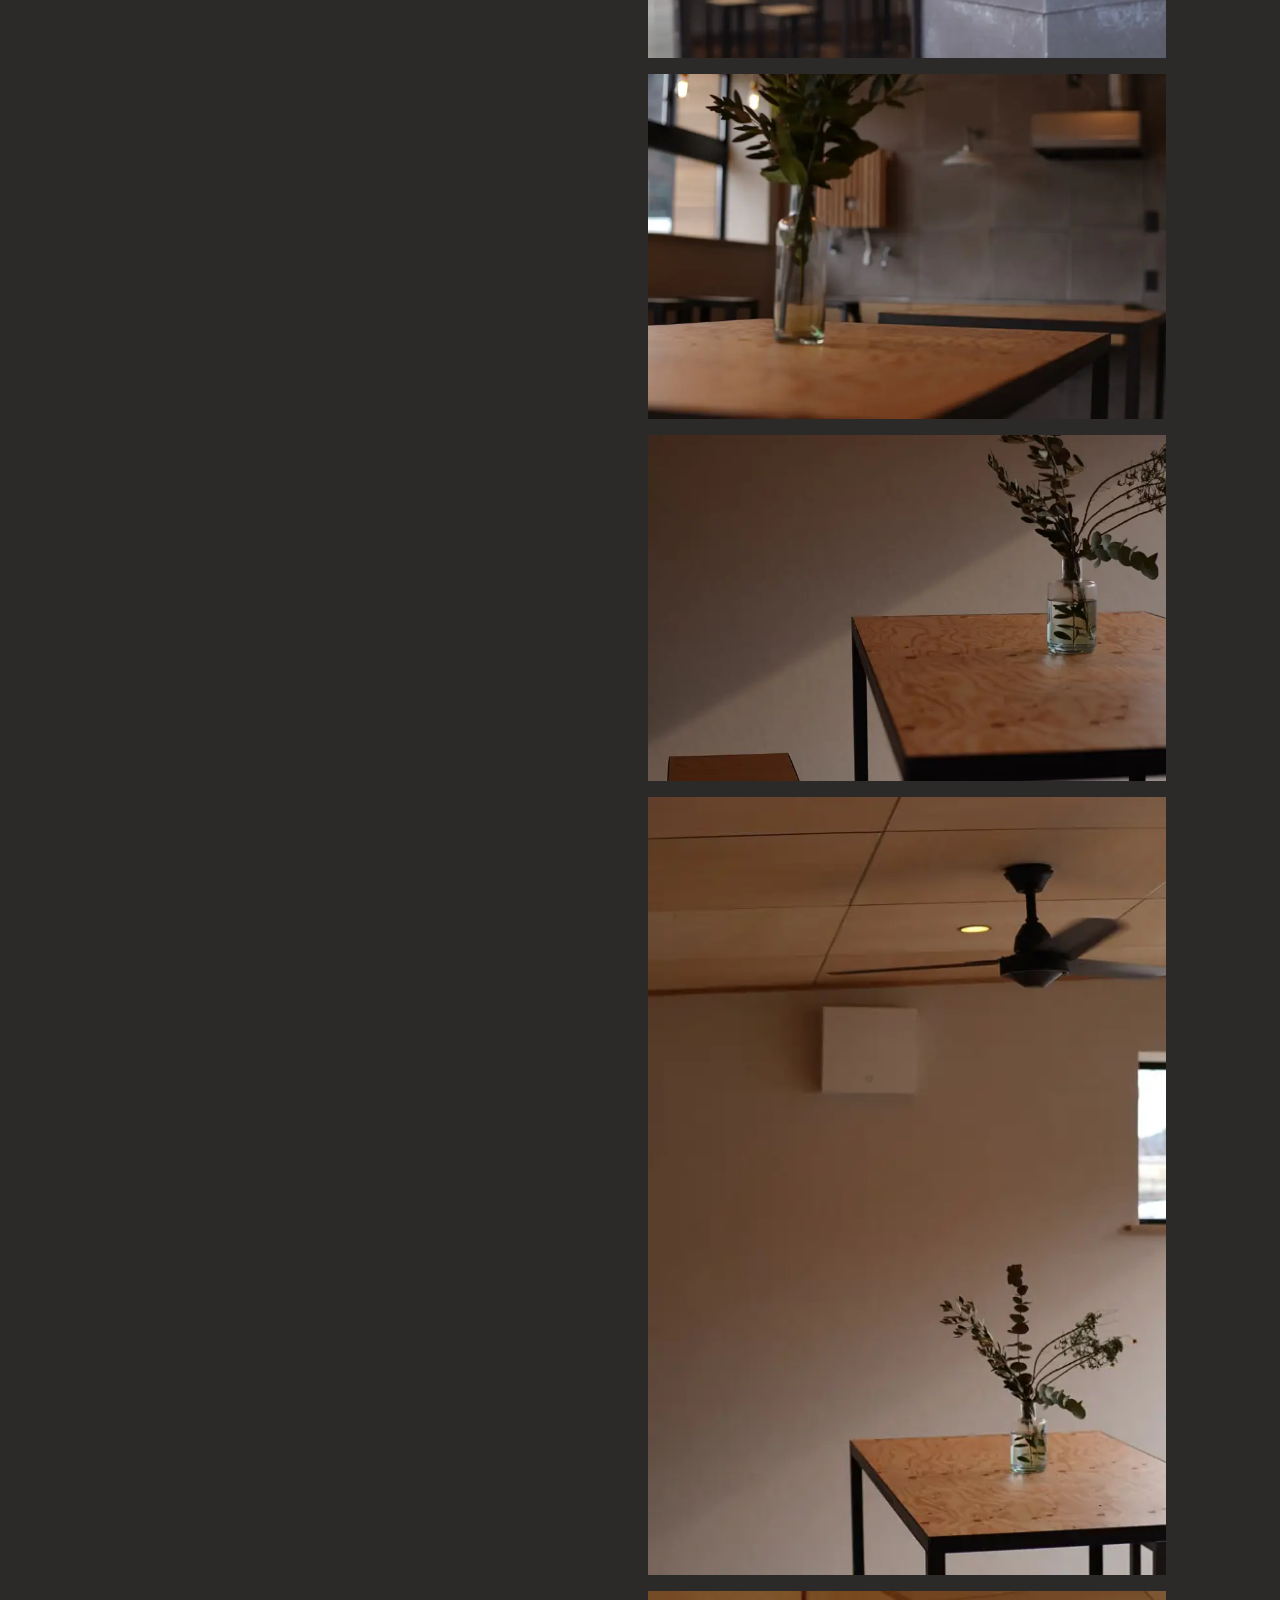
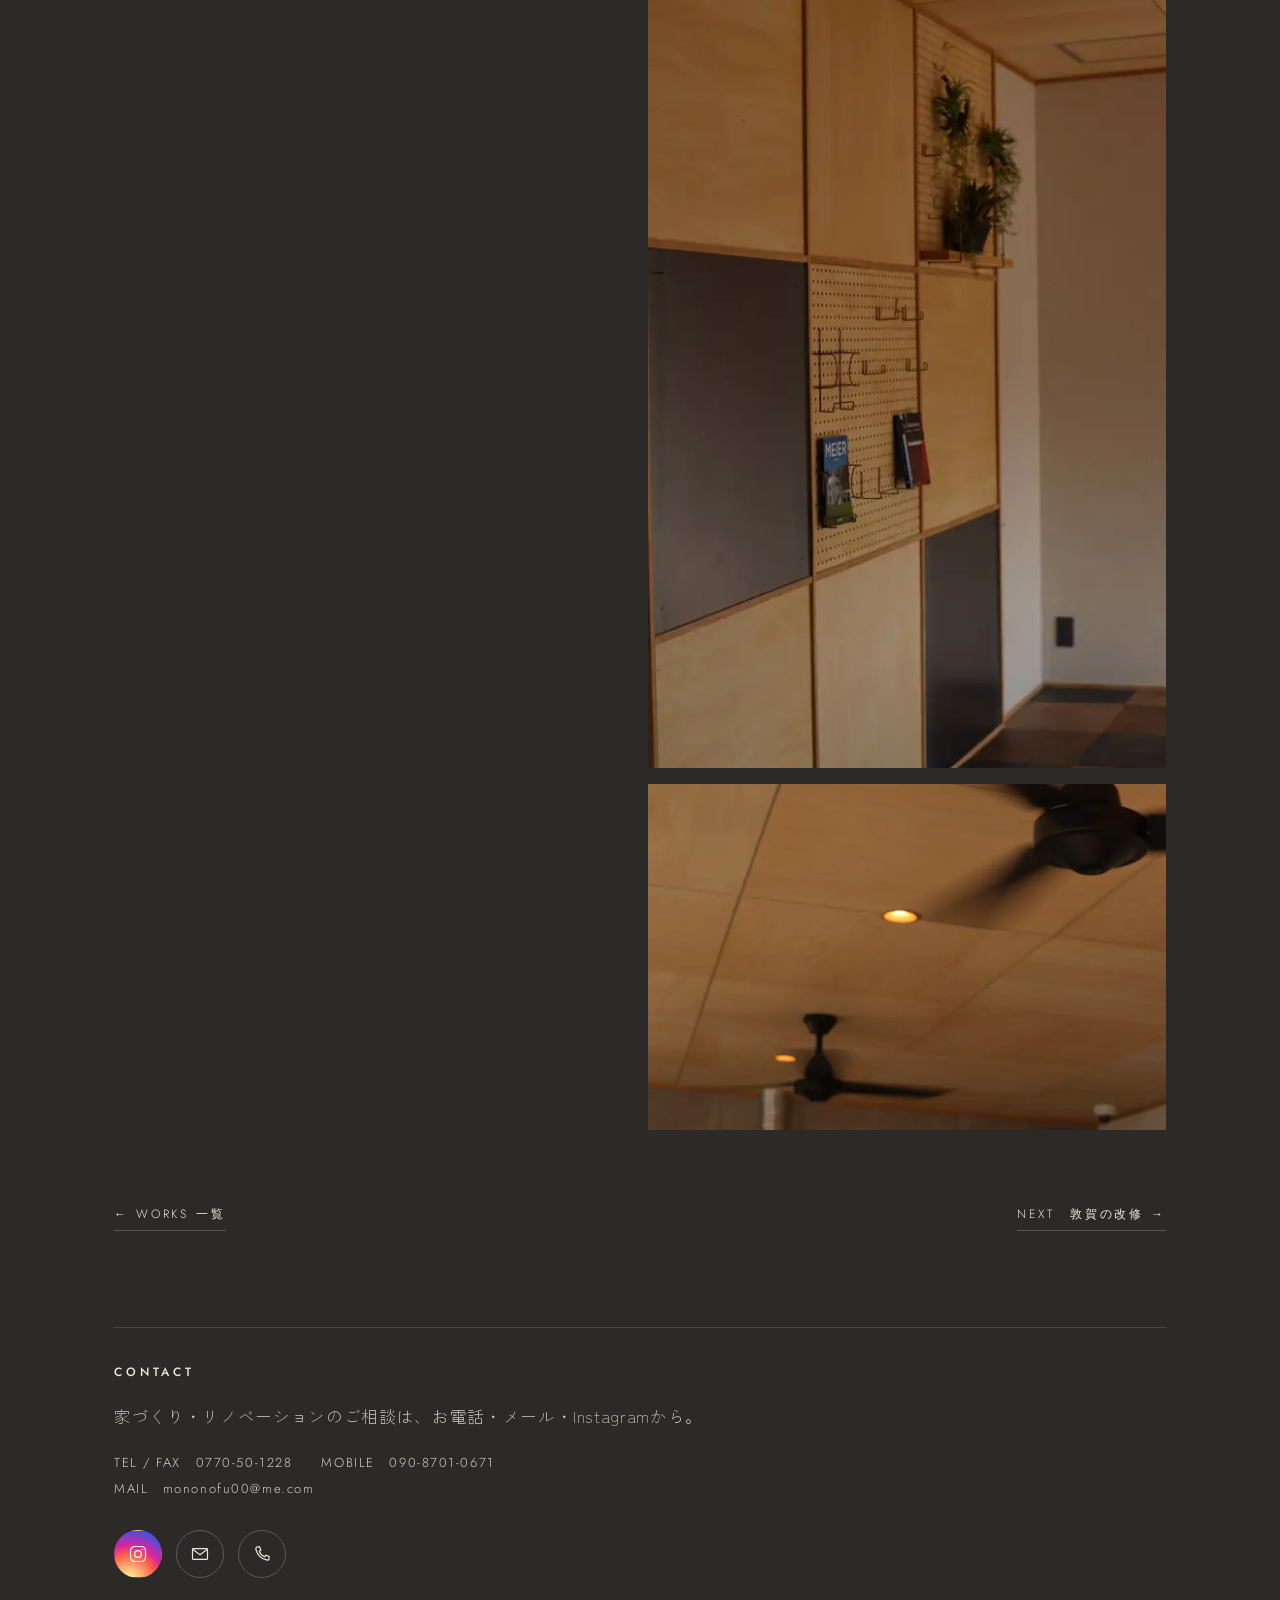
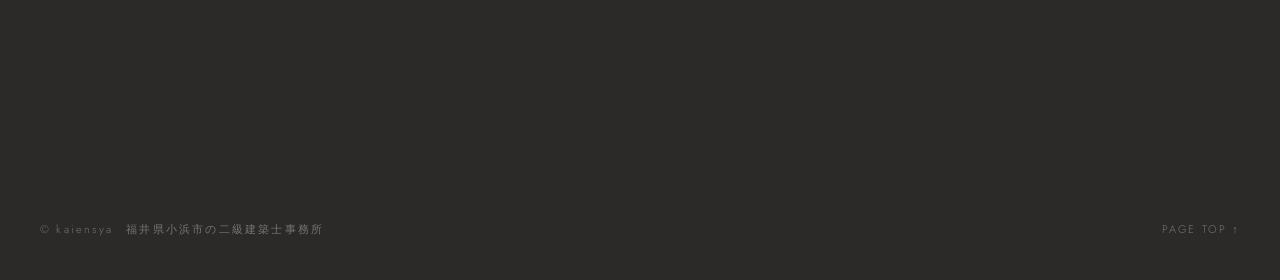
<file: works/marina/index.html>
<!doctype html>
<html lang="ja">
<head>
<meta charset="utf-8">
<meta name="viewport" content="width=device-width, initial-scale=1, viewport-fit=cover">
<title>マリーナ改装工事｜福井県小浜市のマリーナ 改装 リノベーション｜kaiensya</title>
<meta name="description" content="マリーナ改装工事（福井県小浜市）。ボートが並ぶマリーナの建物を改装。黒い外壁の前に木の柱と梁を組んだ軒下、合板と有孔ボードの壁、鉄脚に合板天板のテーブル。夕暮れには、窓から木の色がこぼれます。…　福井県小浜市の二級建築士事務所 kaiensya の施工事例。">
<link rel="canonical" href="https://kaiensya.com/works/marina/">
<meta property="og:type" content="article">
<meta property="og:site_name" content="kaiensya">
<meta property="og:title" content="マリーナ改装工事｜福井県小浜市のマリーナ 改装 リノベーション｜kaiensya">
<meta property="og:description" content="マリーナ改装工事（福井県小浜市）。ボートが並ぶマリーナの建物を改装。黒い外壁の前に木の柱と梁を組んだ軒下、合板と有孔ボードの壁、鉄脚に合板天板のテーブル。夕暮れには、窓から木の色がこぼれます。…　福井県小浜市の二級建築士事務所 kaiensya の施工事例。">
<meta property="og:url" content="https://kaiensya.com/works/marina/">
<meta property="og:image" content="https://kaiensya.com/img/marina/01.jpg">
<meta property="og:locale" content="ja_JP">
<meta name="twitter:card" content="summary_large_image">
<meta name="theme-color" content="#f8f8f6">
<link rel="icon" href="/favicon.svg" type="image/svg+xml">
<link rel="preconnect" href="https://fonts.googleapis.com">
<link rel="preconnect" href="https://fonts.gstatic.com" crossorigin>
<link rel="stylesheet" href="https://fonts.googleapis.com/css2?family=Jost:wght@300;400;500&family=Shippori+Mincho:wght@400;500&family=Zen+Kaku+Gothic+New:wght@300;400&display=swap">
<link rel="stylesheet" href="/assets/style.css?v=26">
<script type="application/ld+json">{"@context": "https://schema.org", "@type": "CreativeWork", "name": "マリーナ改装工事", "alternateName": "MARINA RENOVATION", "description": "ボートが並ぶマリーナの建物を改装。黒い外壁の前に木の柱と梁を組んだ軒下、合板と有孔ボードの壁、鉄脚に合板天板のテーブル。夕暮れには、窓から木の色がこぼれます。", "url": "https://kaiensya.com/works/marina/", "inLanguage": "ja", "image": ["https://kaiensya.com/img/marina/01.jpg", "https://kaiensya.com/img/marina/02.jpg", "https://kaiensya.com/img/marina/03.jpg", "https://kaiensya.com/img/marina/04.jpg", "https://kaiensya.com/img/marina/05.jpg"], "creator": {"@id": "https://kaiensya.com/#org"}, "genre": "改修"}</script><script type="application/ld+json">{"@context": "https://schema.org", "@type": "BreadcrumbList", "itemListElement": [{"@type": "ListItem", "position": 1, "name": "kaiensya", "item": "https://kaiensya.com/"}, {"@type": "ListItem", "position": 2, "name": "施工事例", "item": "https://kaiensya.com/#works"}, {"@type": "ListItem", "position": 3, "name": "マリーナ改装工事", "item": "https://kaiensya.com/works/marina/"}]}</script>
</head>
<body class="workpage">
<header id="hdr">
  <div class="wrap">
    <a class="logo" href="/">KAIENSYA</a>
    <nav aria-label="メニュー">
      <a href="/#works">WORKS</a>
      <a class="opt" href="/#flow">FLOW</a>
      <a class="opt" href="/#profile">PROFILE</a>
      <a href="/#contact">CONTACT</a>
    </nav>
  </div>
</header>
<main class="d-body">
  <nav class="crumbs" aria-label="現在地"><a href="/">KAIENSYA</a> / <a href="/#works">WORKS</a> / <span>マリーナ改装工事</span></nav>
  <div class="d-title">
    <div>
      <p class="en">MARINA RENOVATION</p>
      <h1>マリーナ改装工事</h1>
    </div>
    <div>
      <p>ボートが並ぶマリーナの建物を改装。黒い外壁の前に木の柱と梁を組んだ軒下、合板と有孔ボードの壁、鉄脚に合板天板のテーブル。夕暮れには、窓から木の色がこぼれます。</p>
      <dl class="d-data"><dt>CATEGORY</dt><dd>改修</dd><dt>WHEN</dt><dd>2022年3月</dd><dt>PHOTOS</dt><dd>11枚</dd></dl>
    </div>
  </div>
  <div class="d-photos"><h2 class="ba">BEFORE<span>改修前</span></h2><picture><source type="image/webp" srcset="/img/marina/11-800.webp?v=26 800w, /img/marina/11-1600.webp?v=26 1600w" sizes="(min-width: 640px) 50vw, 100vw"><img src="/img/marina/11.jpg?v=26" width="1024" height="768" alt="マリーナ改装工事 改修前 写真11（福井県小浜市・kaiensya施工）" loading="eager" decoding="async" fetchpriority="high"></picture><picture><source type="image/webp" srcset="/img/marina/10-800.webp?v=26 800w, /img/marina/10-1600.webp?v=26 1600w" sizes="(min-width: 640px) 50vw, 100vw"><img src="/img/marina/10.jpg?v=26" width="1024" height="768" alt="マリーナ改装工事 改修前 写真10（福井県小浜市・kaiensya施工）" loading="lazy" decoding="async"></picture><h2 class="ba after">AFTER<span>改修後</span></h2><picture><source type="image/webp" srcset="/img/marina/01-800.webp?v=26 800w, /img/marina/01-1600.webp?v=26 1600w" sizes="(min-width: 640px) 50vw, 100vw"><img src="/img/marina/01.jpg?v=26" width="1600" height="1067" alt="マリーナ改装工事 改修後 写真1（福井県小浜市・kaiensya施工）" loading="lazy" decoding="async" class="wide"></picture><picture><source type="image/webp" srcset="/img/marina/02-800.webp?v=26 800w, /img/marina/02-1600.webp?v=26 1600w" sizes="(min-width: 640px) 50vw, 100vw"><img src="/img/marina/02.jpg?v=26" width="1600" height="1067" alt="マリーナ改装工事 改修後 写真2（福井県小浜市・kaiensya施工）" loading="lazy" decoding="async"></picture><picture><source type="image/webp" srcset="/img/marina/03-800.webp?v=26 800w, /img/marina/03-1600.webp?v=26 1600w" sizes="(min-width: 640px) 50vw, 100vw"><img src="/img/marina/03.jpg?v=26" width="1600" height="1067" alt="マリーナ改装工事 改修後 写真3（福井県小浜市・kaiensya施工）" loading="lazy" decoding="async"></picture><picture><source type="image/webp" srcset="/img/marina/04-800.webp?v=26 800w, /img/marina/04-1600.webp?v=26 1600w" sizes="(min-width: 640px) 50vw, 100vw"><img src="/img/marina/04.jpg?v=26" width="1600" height="1067" alt="マリーナ改装工事 改修後 写真4（福井県小浜市・kaiensya施工）" loading="lazy" decoding="async"></picture><picture><source type="image/webp" srcset="/img/marina/05-800.webp?v=26 800w, /img/marina/05-1600.webp?v=26 1600w" sizes="(min-width: 640px) 50vw, 100vw"><img src="/img/marina/05.jpg?v=26" width="1600" height="1067" alt="マリーナ改装工事 改修後 写真5（福井県小浜市・kaiensya施工）" loading="lazy" decoding="async"></picture><picture><source type="image/webp" srcset="/img/marina/06-800.webp?v=26 800w, /img/marina/06-1600.webp?v=26 1600w" sizes="(min-width: 640px) 50vw, 100vw"><img src="/img/marina/06.jpg?v=26" width="1600" height="1067" alt="マリーナ改装工事 改修後 写真6（福井県小浜市・kaiensya施工）" loading="lazy" decoding="async"></picture><picture><source type="image/webp" srcset="/img/marina/07-800.webp?v=26 800w, /img/marina/07-1600.webp?v=26 1600w" sizes="(min-width: 640px) 50vw, 100vw"><img src="/img/marina/07.jpg?v=26" width="1067" height="1600" alt="マリーナ改装工事 改修後 写真7（福井県小浜市・kaiensya施工）" loading="lazy" decoding="async"></picture><picture><source type="image/webp" srcset="/img/marina/08-800.webp?v=26 800w, /img/marina/08-1600.webp?v=26 1600w" sizes="(min-width: 640px) 50vw, 100vw"><img src="/img/marina/08.jpg?v=26" width="1067" height="1600" alt="マリーナ改装工事 改修後 写真8（福井県小浜市・kaiensya施工）" loading="lazy" decoding="async"></picture><picture><source type="image/webp" srcset="/img/marina/09-800.webp?v=26 800w, /img/marina/09-1600.webp?v=26 1600w" sizes="(min-width: 640px) 50vw, 100vw"><img src="/img/marina/09.jpg?v=26" width="1600" height="1067" alt="マリーナ改装工事 改修後 写真9（福井県小浜市・kaiensya施工）" loading="lazy" decoding="async"></picture></div>
  <div class="d-next"><a href="/#works">← WORKS 一覧</a><a href="/works/tsuruga/">NEXT　敦賀の改修 →</a></div>
  <aside class="d-contact">
    <p class="label">CONTACT</p>
    <p>家づくり・リノベーションのご相談は、お電話・メール・Instagramから。</p>
    <p class="tel">TEL / FAX　<a href="tel:0770501228">0770-50-1228</a>　　MOBILE　<a href="tel:09087010671">090-8701-0671</a><br>MAIL　<a href="mailto:mononofu00@me.com">mononofu00@me.com</a></p>
    <div class="links"><a class="ig" href="https://www.instagram.com/kaiensya/" target="_blank" rel="noopener" aria-label="Instagram @kaiensya"><svg viewBox="0 0 24 24" width="20" height="20" fill="none" stroke="currentColor" stroke-width="1.4" aria-hidden="true"><rect x="3" y="3" width="18" height="18" rx="5"/><circle cx="12" cy="12" r="4"/><circle cx="17.3" cy="6.7" r=".9" fill="currentColor" stroke="none"/></svg></a><a href="mailto:mononofu00@me.com" aria-label="メールを送る mononofu00@me.com"><svg viewBox="0 0 24 24" width="20" height="20" fill="none" stroke="currentColor" stroke-width="1.4" aria-hidden="true"><rect x="3" y="5.5" width="18" height="13" rx="1"/><path d="M3.5 6.5 12 13l8.5-6.5"/></svg></a><a href="tel:09087010671" aria-label="携帯に電話する 090-8701-0671"><svg viewBox="0 0 24 24" width="20" height="20" fill="none" stroke="currentColor" stroke-width="1.4" aria-hidden="true"><path d="M6.6 3.5h2.6l1.4 4-1.9 1.3a11 11 0 0 0 6.5 6.5l1.3-1.9 4 1.4v2.6a2 2 0 0 1-2.1 2A16.5 16.5 0 0 1 4.6 5.6a2 2 0 0 1 2-2.1Z"/></svg></a></div>
  </aside>
</main>
<footer>
  <div class="wrap"><span>© kaiensya　福井県小浜市の二級建築士事務所</span><a href="#" style="text-decoration:none">PAGE TOP ↑</a></div>
</footer>
</body>
</html>
</file>
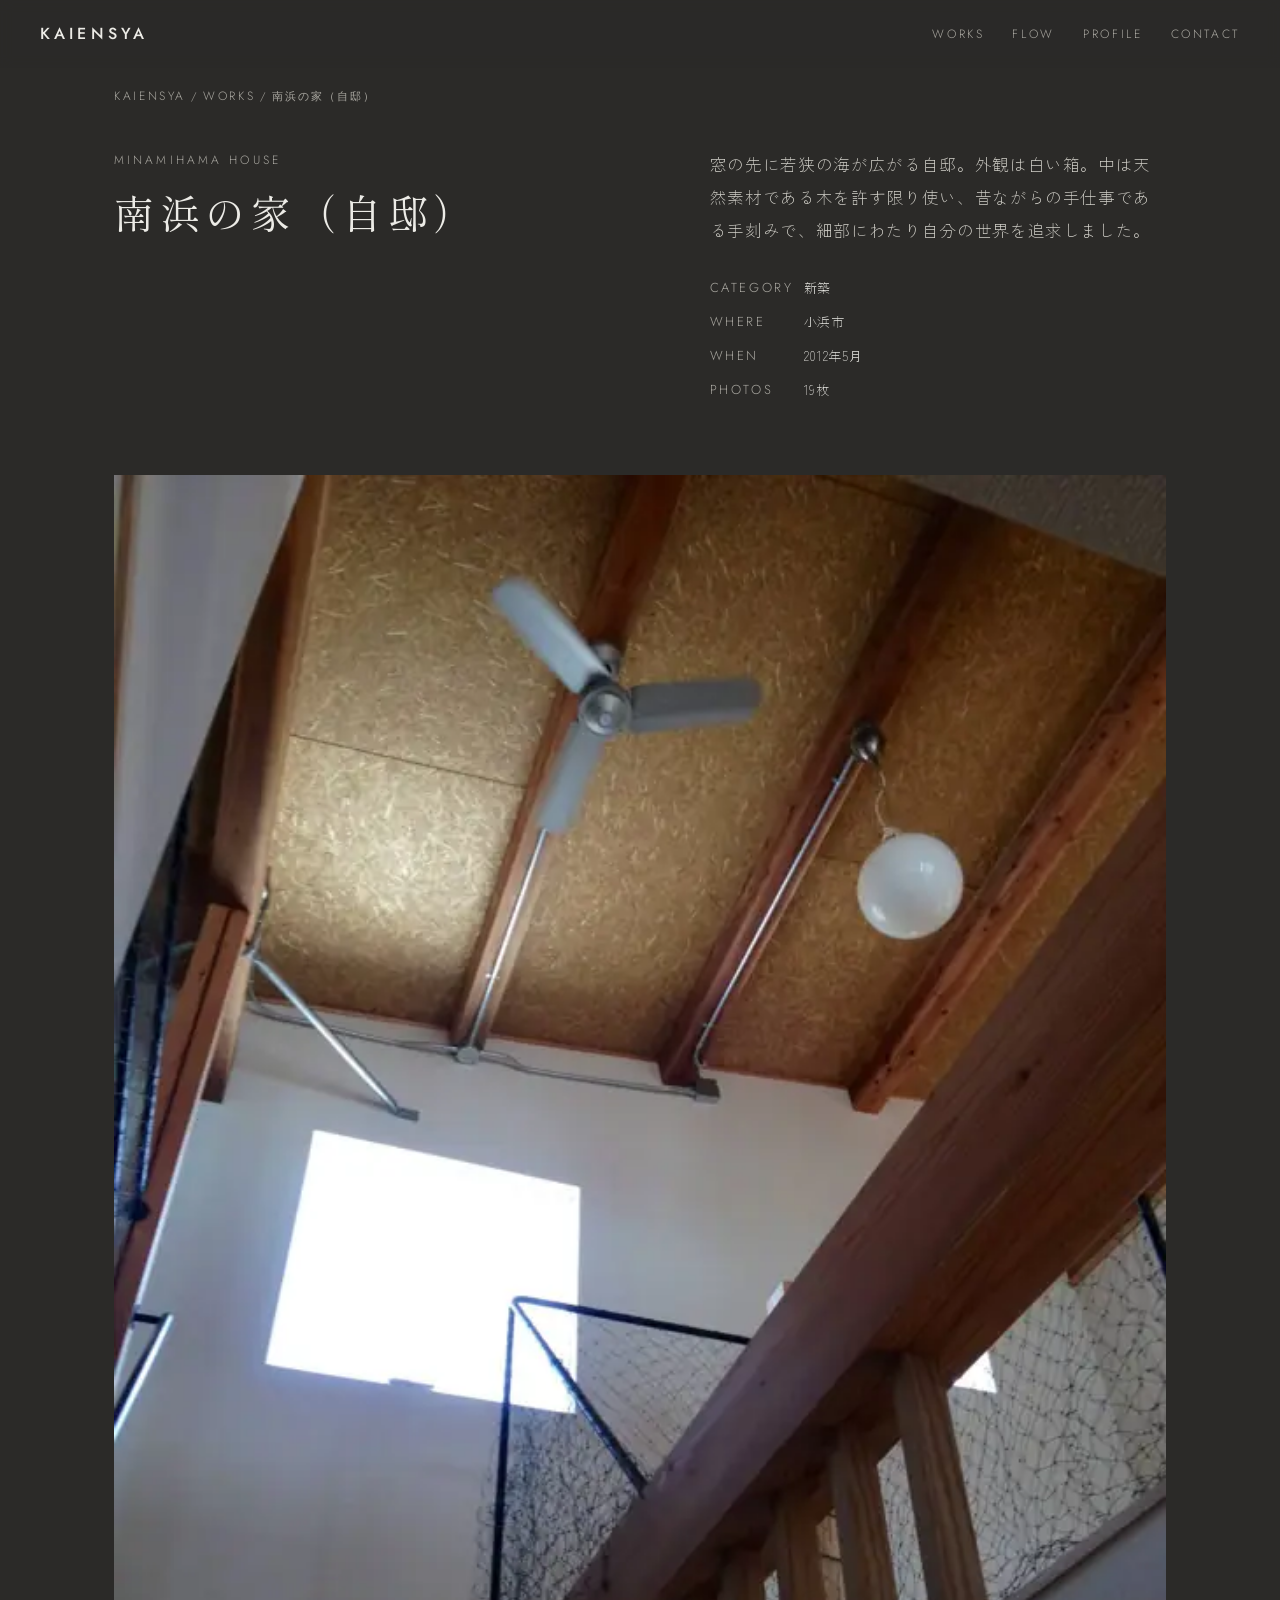
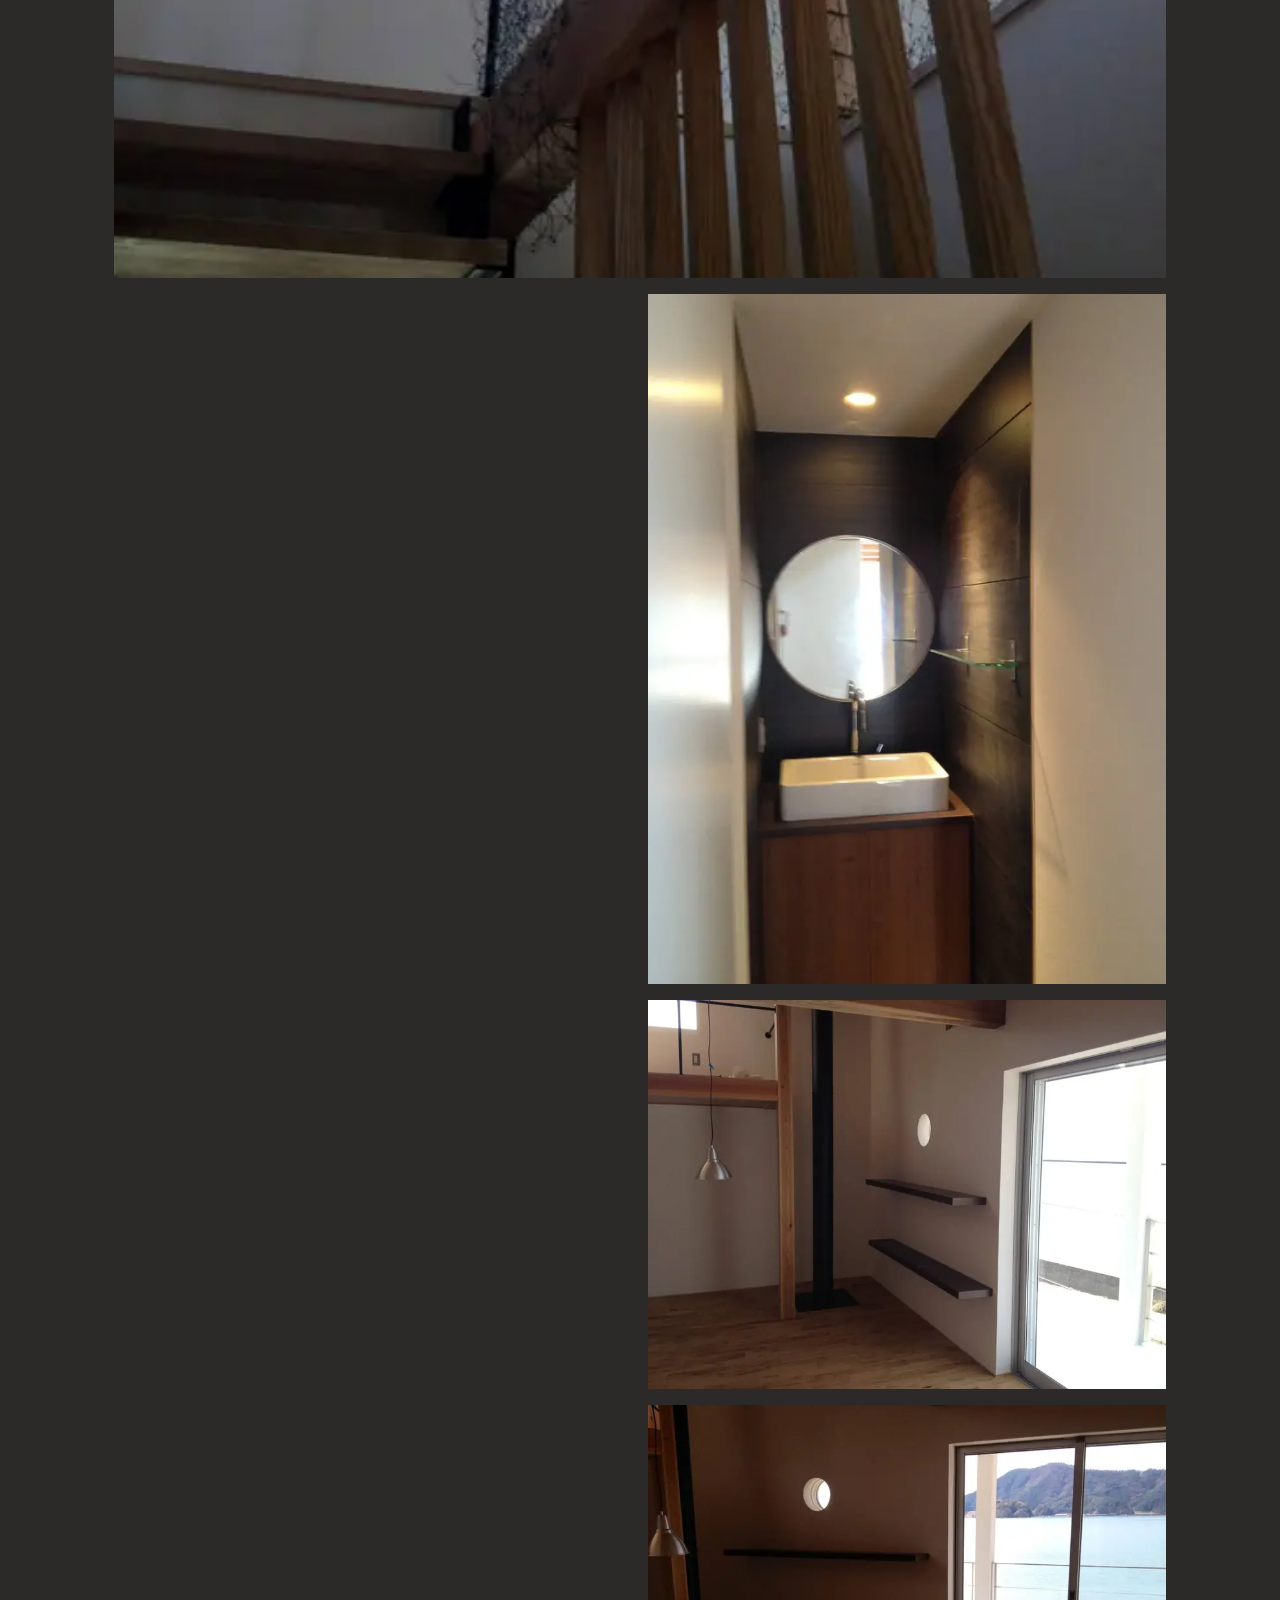
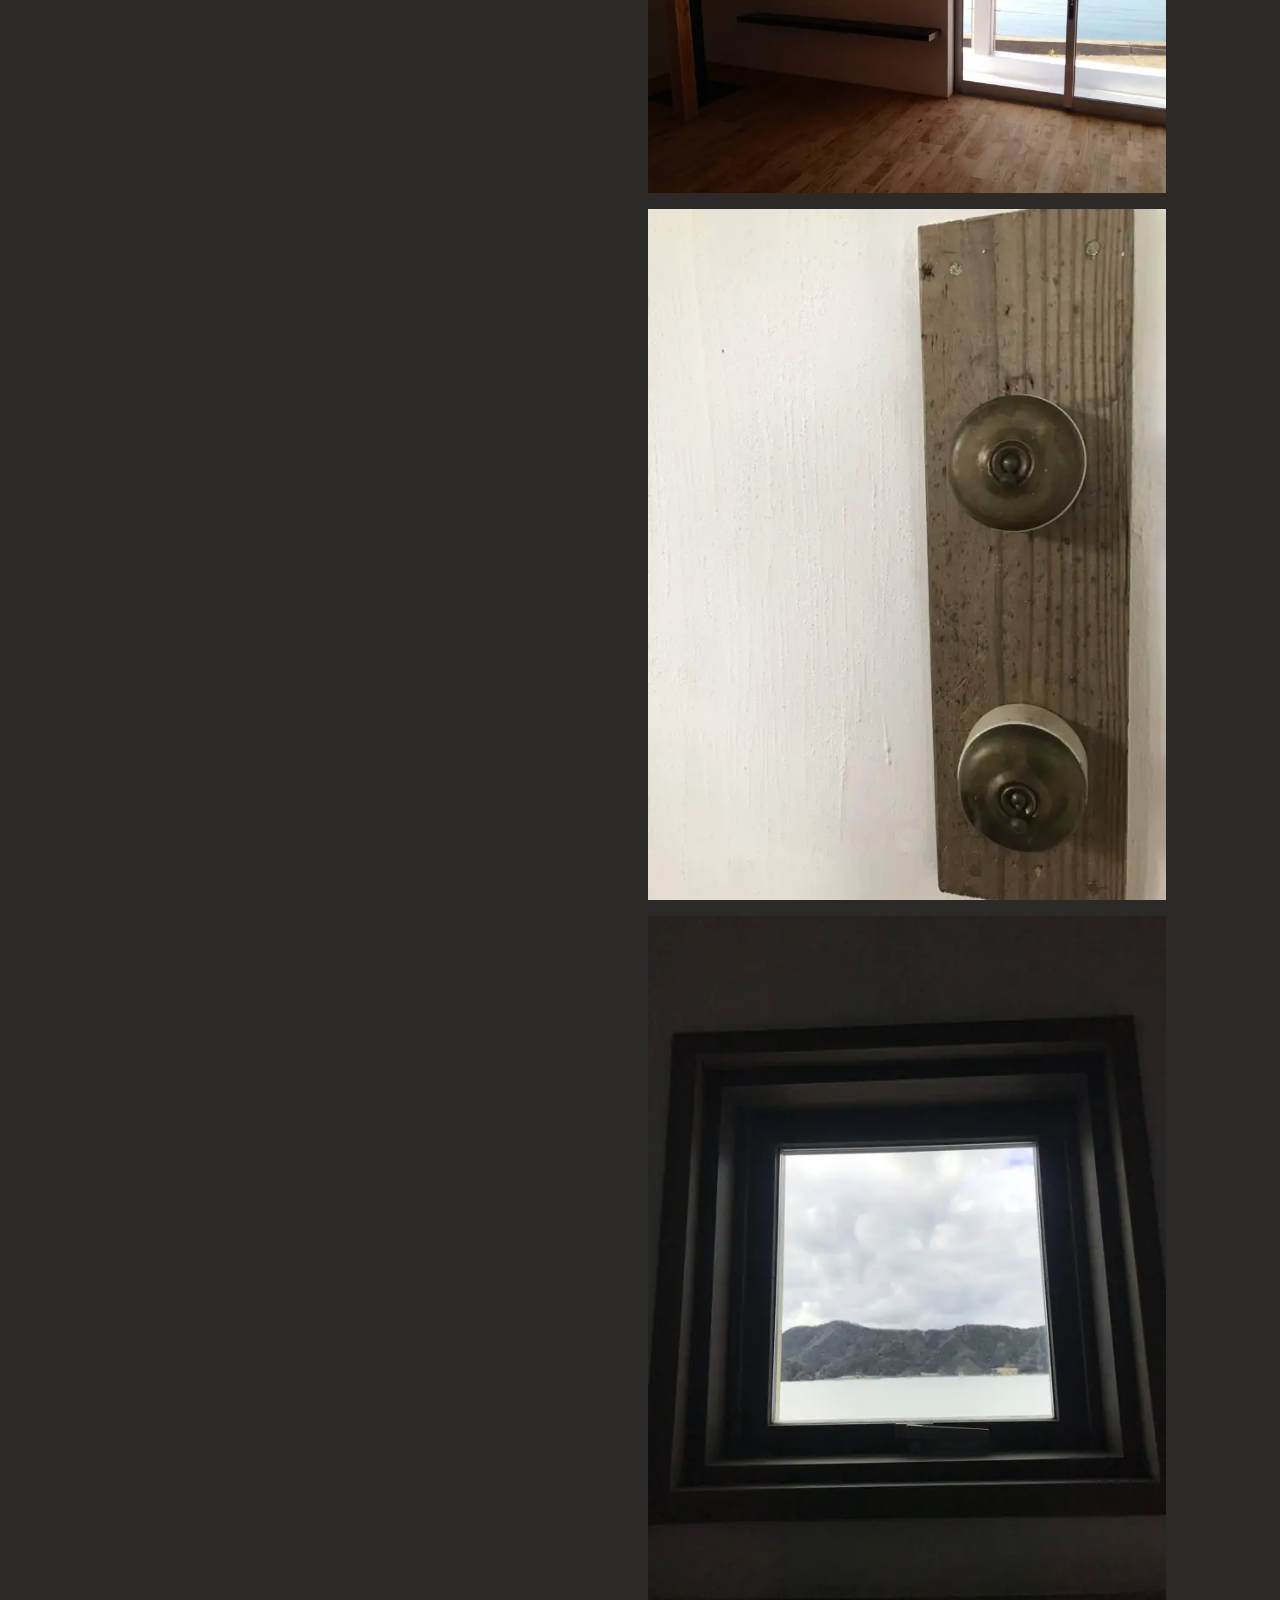
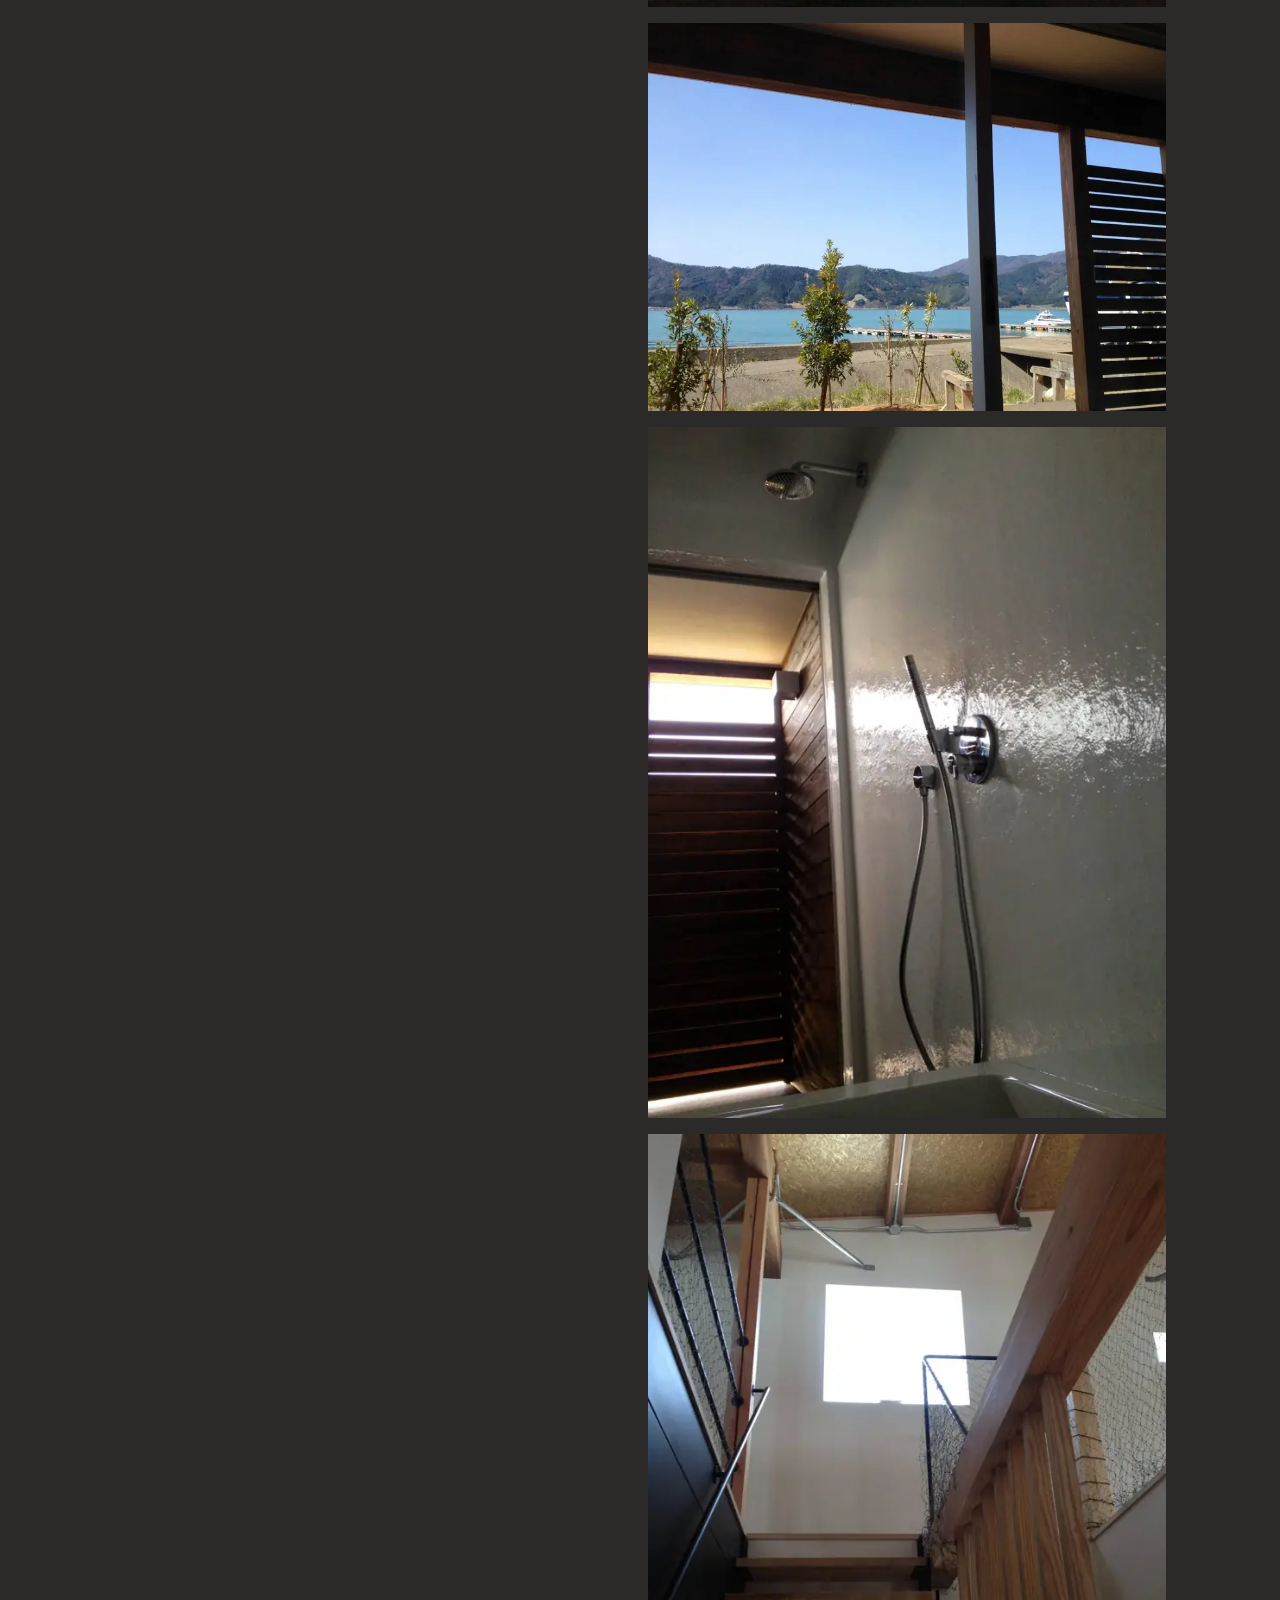
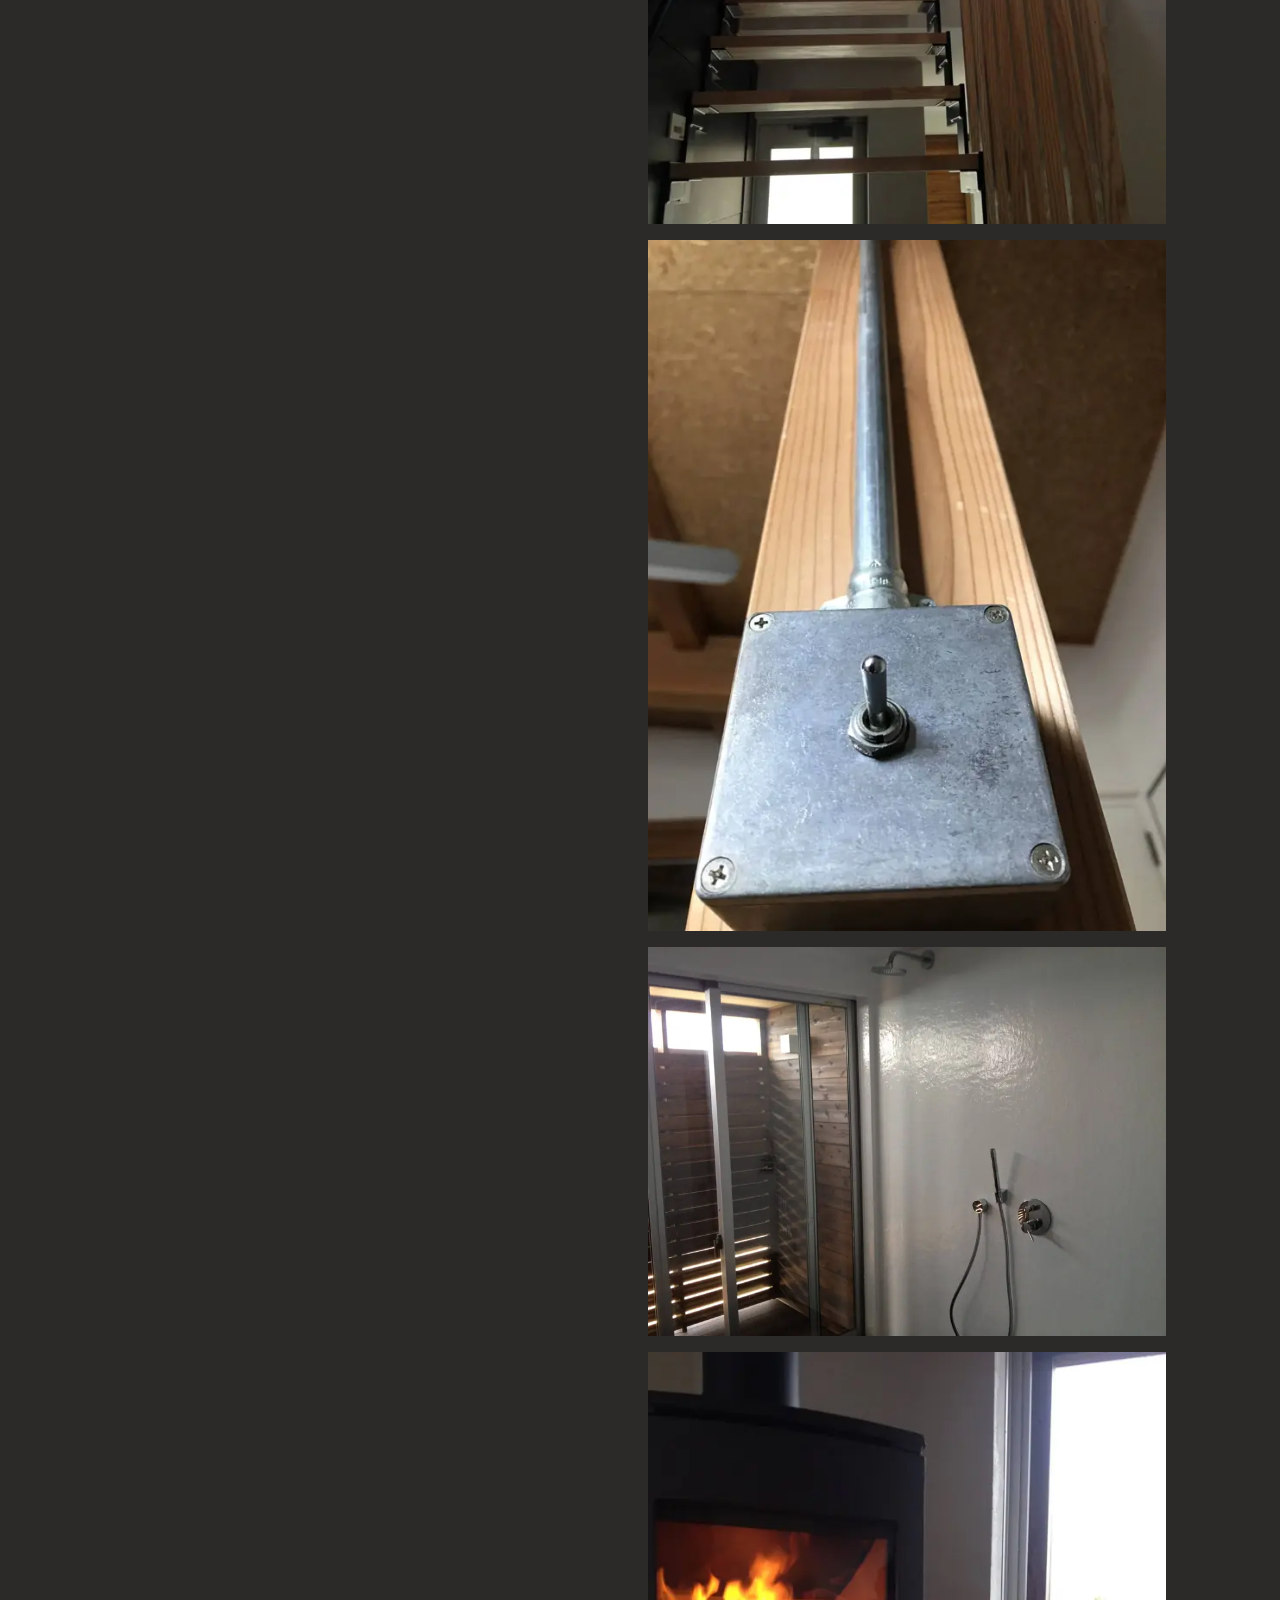
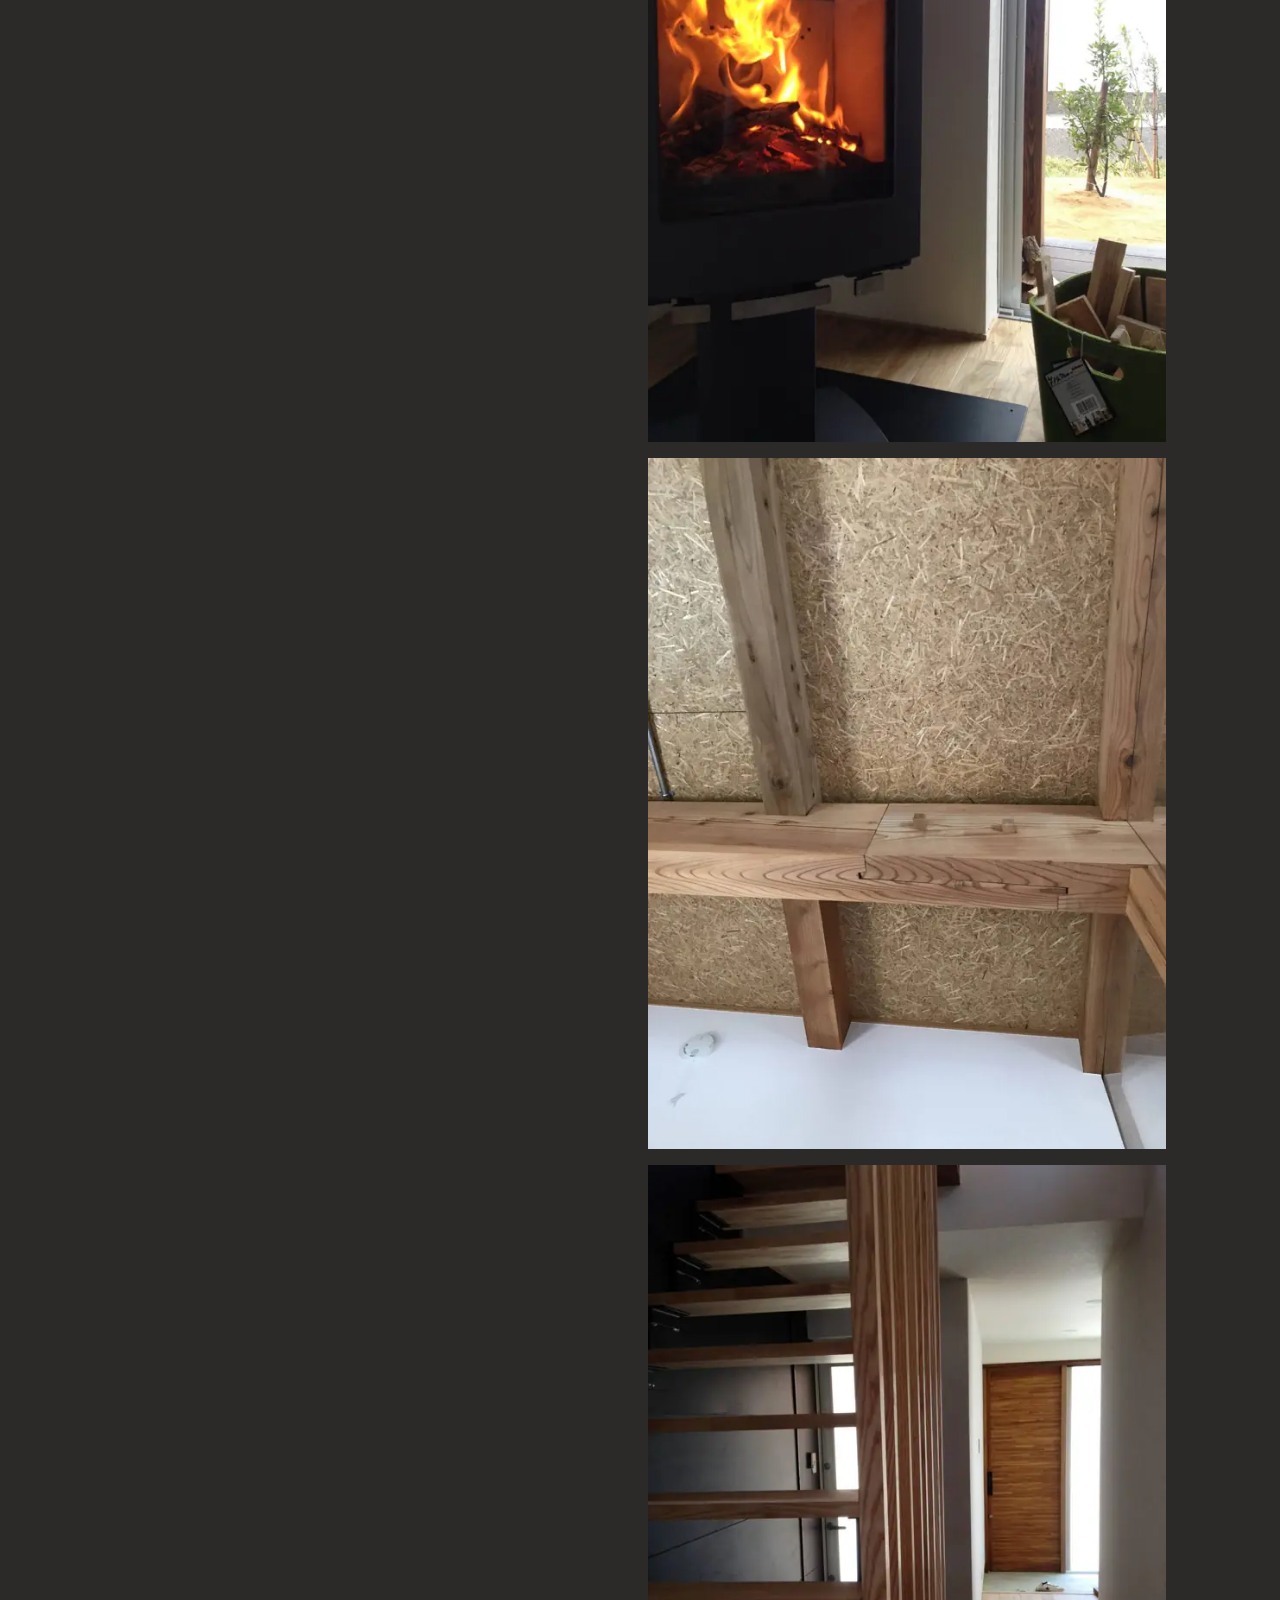
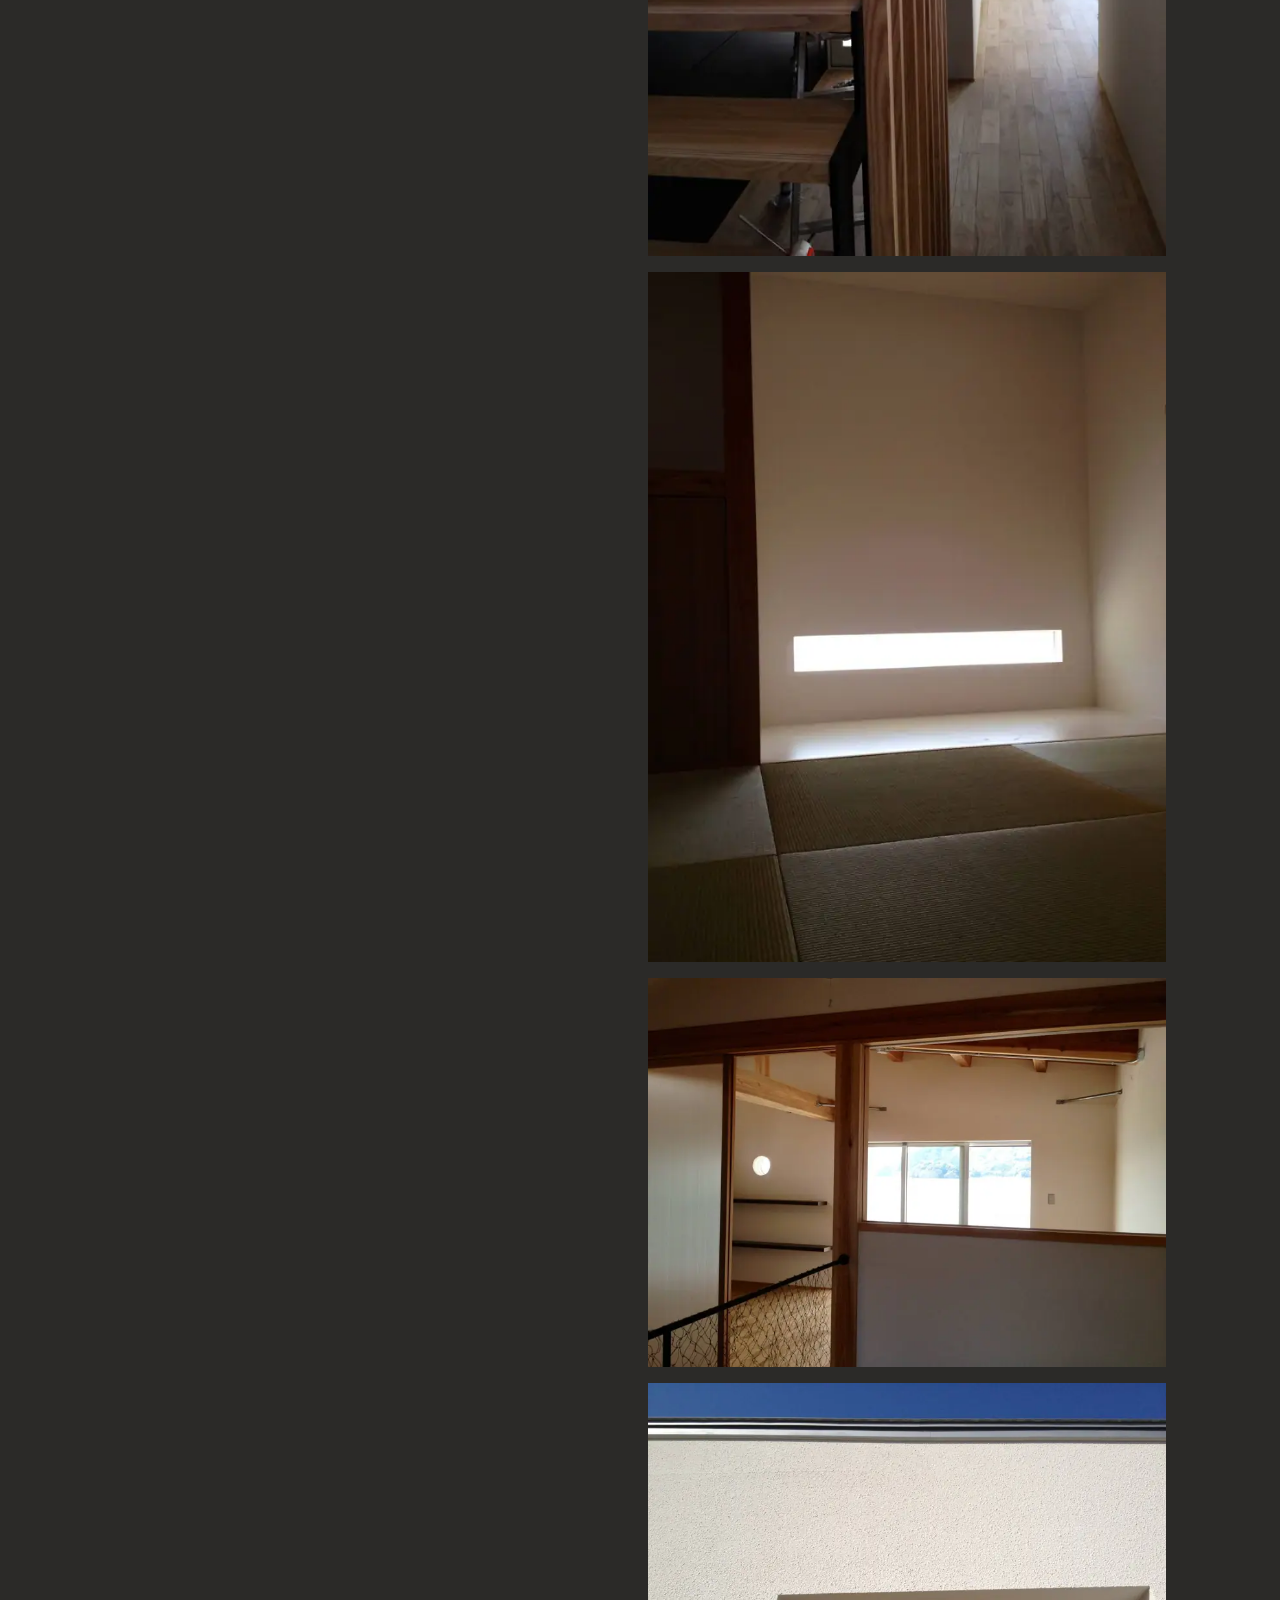
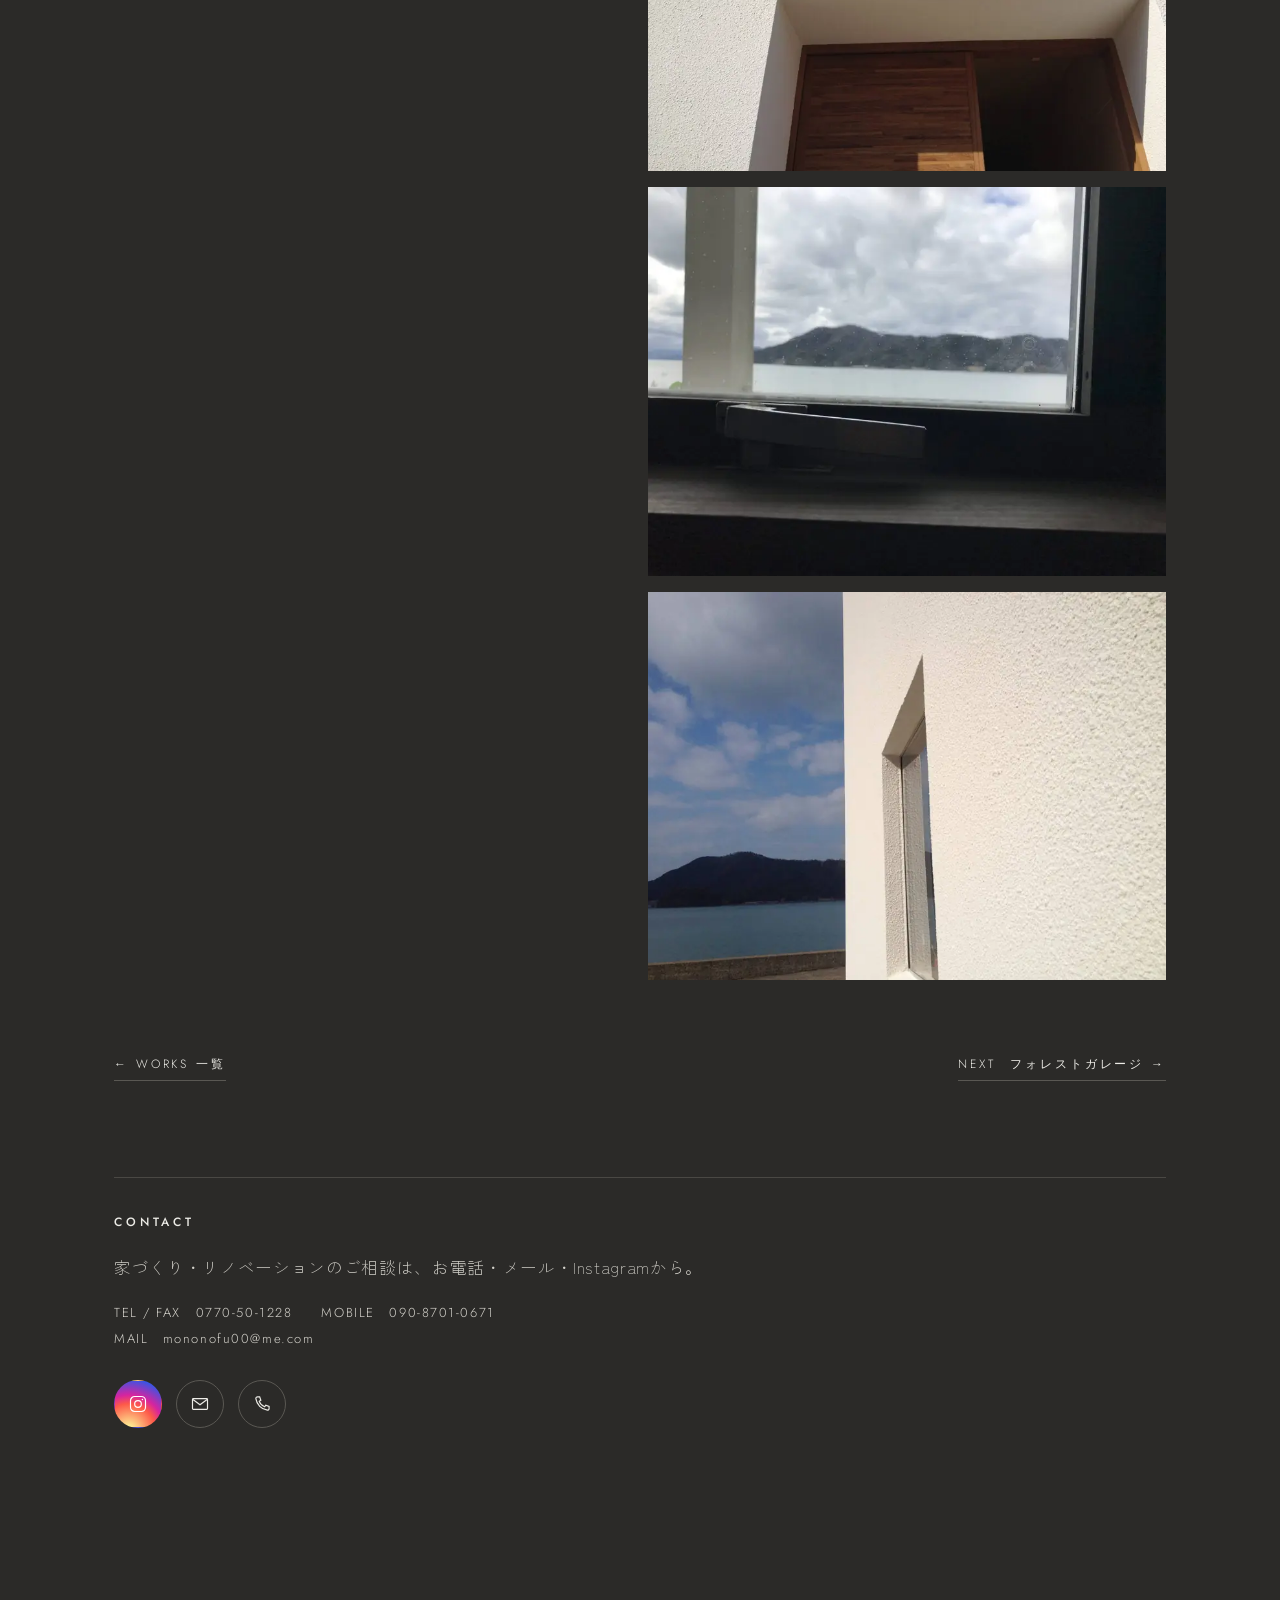
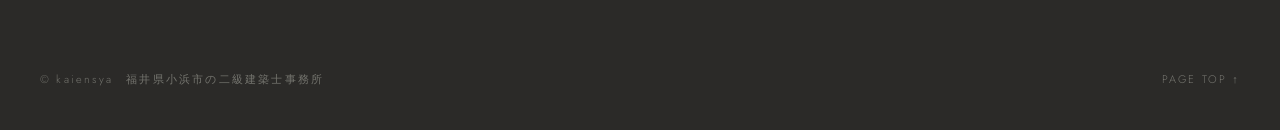
<file: works/minamihama/index.html>
<!doctype html>
<html lang="ja">
<head>
<meta charset="utf-8">
<meta name="viewport" content="width=device-width, initial-scale=1, viewport-fit=cover">
<title>南浜の家（自邸）｜小浜市の注文住宅｜kaiensya</title>
<meta name="description" content="南浜の家（自邸）（小浜市）。窓の先に若狭の海が広がる自邸。外観は白い箱。中は天然素材である木を許す限り使い、昔ながらの手仕事である手刻みで、細部にわたり自分の世界を追求しました。…　福井県小浜市の二級建築士事務所 kaiensya の施工事例。">
<link rel="canonical" href="https://kaiensya.com/works/minamihama/">
<meta property="og:type" content="article">
<meta property="og:site_name" content="kaiensya">
<meta property="og:title" content="南浜の家（自邸）｜小浜市の注文住宅｜kaiensya">
<meta property="og:description" content="南浜の家（自邸）（小浜市）。窓の先に若狭の海が広がる自邸。外観は白い箱。中は天然素材である木を許す限り使い、昔ながらの手仕事である手刻みで、細部にわたり自分の世界を追求しました。…　福井県小浜市の二級建築士事務所 kaiensya の施工事例。">
<meta property="og:url" content="https://kaiensya.com/works/minamihama/">
<meta property="og:image" content="https://kaiensya.com/img/minamihama/01.jpg">
<meta property="og:locale" content="ja_JP">
<meta name="twitter:card" content="summary_large_image">
<meta name="theme-color" content="#f8f8f6">
<link rel="icon" href="/favicon.svg" type="image/svg+xml">
<link rel="preconnect" href="https://fonts.googleapis.com">
<link rel="preconnect" href="https://fonts.gstatic.com" crossorigin>
<link rel="stylesheet" href="https://fonts.googleapis.com/css2?family=Jost:wght@300;400;500&family=Shippori+Mincho:wght@400;500&family=Zen+Kaku+Gothic+New:wght@300;400&display=swap">
<link rel="stylesheet" href="/assets/style.css?v=26">
<script type="application/ld+json">{"@context": "https://schema.org", "@type": "CreativeWork", "name": "南浜の家（自邸）", "alternateName": "MINAMIHAMA HOUSE", "description": "窓の先に若狭の海が広がる自邸。外観は白い箱。中は天然素材である木を許す限り使い、昔ながらの手仕事である手刻みで、細部にわたり自分の世界を追求しました。", "url": "https://kaiensya.com/works/minamihama/", "inLanguage": "ja", "image": ["https://kaiensya.com/img/minamihama/01.jpg", "https://kaiensya.com/img/minamihama/02.jpg", "https://kaiensya.com/img/minamihama/03.jpg", "https://kaiensya.com/img/minamihama/04.jpg", "https://kaiensya.com/img/minamihama/05.jpg"], "creator": {"@id": "https://kaiensya.com/#org"}, "genre": "新築", "locationCreated": {"@type": "Place", "name": "福井県小浜市"}}</script><script type="application/ld+json">{"@context": "https://schema.org", "@type": "BreadcrumbList", "itemListElement": [{"@type": "ListItem", "position": 1, "name": "kaiensya", "item": "https://kaiensya.com/"}, {"@type": "ListItem", "position": 2, "name": "施工事例", "item": "https://kaiensya.com/#works"}, {"@type": "ListItem", "position": 3, "name": "南浜の家（自邸）", "item": "https://kaiensya.com/works/minamihama/"}]}</script>
</head>
<body class="workpage">
<header id="hdr">
  <div class="wrap">
    <a class="logo" href="/">KAIENSYA</a>
    <nav aria-label="メニュー">
      <a href="/#works">WORKS</a>
      <a class="opt" href="/#flow">FLOW</a>
      <a class="opt" href="/#profile">PROFILE</a>
      <a href="/#contact">CONTACT</a>
    </nav>
  </div>
</header>
<main class="d-body">
  <nav class="crumbs" aria-label="現在地"><a href="/">KAIENSYA</a> / <a href="/#works">WORKS</a> / <span>南浜の家（自邸）</span></nav>
  <div class="d-title">
    <div>
      <p class="en">MINAMIHAMA HOUSE</p>
      <h1>南浜の家（自邸）</h1>
    </div>
    <div>
      <p>窓の先に若狭の海が広がる自邸。外観は白い箱。中は天然素材である木を許す限り使い、昔ながらの手仕事である手刻みで、細部にわたり自分の世界を追求しました。</p>
      <dl class="d-data"><dt>CATEGORY</dt><dd>新築</dd><dt>WHERE</dt><dd>小浜市</dd><dt>WHEN</dt><dd>2012年5月</dd><dt>PHOTOS</dt><dd>19枚</dd></dl>
    </div>
  </div>
  <div class="d-photos"><picture><source type="image/webp" srcset="/img/minamihama/01-800.webp?v=26 800w, /img/minamihama/01-1600.webp?v=26 1600w" sizes="(min-width: 640px) 50vw, 100vw"><img src="/img/minamihama/01.jpg?v=26" width="1200" height="1600" alt="南浜の家（自邸） 写真1（小浜市・kaiensya施工）" loading="eager" decoding="async" fetchpriority="high" class="wide"></picture><picture><source type="image/webp" srcset="/img/minamihama/02-800.webp?v=26 800w, /img/minamihama/02-1600.webp?v=26 1600w" sizes="(min-width: 640px) 50vw, 100vw"><img src="/img/minamihama/02.jpg?v=26" width="1200" height="1600" alt="南浜の家（自邸） 写真2（小浜市・kaiensya施工）" loading="eager" decoding="async" fetchpriority="high"></picture><picture><source type="image/webp" srcset="/img/minamihama/03-800.webp?v=26 800w, /img/minamihama/03-1600.webp?v=26 1600w" sizes="(min-width: 640px) 50vw, 100vw"><img src="/img/minamihama/03.jpg?v=26" width="1600" height="1200" alt="南浜の家（自邸） 写真3（小浜市・kaiensya施工）" loading="lazy" decoding="async"></picture><picture><source type="image/webp" srcset="/img/minamihama/04-800.webp?v=26 800w, /img/minamihama/04-1600.webp?v=26 1600w" sizes="(min-width: 640px) 50vw, 100vw"><img src="/img/minamihama/04.jpg?v=26" width="1600" height="1200" alt="南浜の家（自邸） 写真4（小浜市・kaiensya施工）" loading="lazy" decoding="async"></picture><picture><source type="image/webp" srcset="/img/minamihama/05-800.webp?v=26 800w, /img/minamihama/05-1600.webp?v=26 1600w" sizes="(min-width: 640px) 50vw, 100vw"><img src="/img/minamihama/05.jpg?v=26" width="1200" height="1600" alt="南浜の家（自邸） 写真5（小浜市・kaiensya施工）" loading="lazy" decoding="async"></picture><picture><source type="image/webp" srcset="/img/minamihama/06-800.webp?v=26 800w, /img/minamihama/06-1600.webp?v=26 1600w" sizes="(min-width: 640px) 50vw, 100vw"><img src="/img/minamihama/06.jpg?v=26" width="1200" height="1600" alt="南浜の家（自邸） 写真6（小浜市・kaiensya施工）" loading="lazy" decoding="async"></picture><picture><source type="image/webp" srcset="/img/minamihama/07-800.webp?v=26 800w, /img/minamihama/07-1600.webp?v=26 1600w" sizes="(min-width: 640px) 50vw, 100vw"><img src="/img/minamihama/07.jpg?v=26" width="1600" height="1200" alt="南浜の家（自邸） 写真7（小浜市・kaiensya施工）" loading="lazy" decoding="async"></picture><picture><source type="image/webp" srcset="/img/minamihama/08-800.webp?v=26 800w, /img/minamihama/08-1600.webp?v=26 1600w" sizes="(min-width: 640px) 50vw, 100vw"><img src="/img/minamihama/08.jpg?v=26" width="1200" height="1600" alt="南浜の家（自邸） 写真8（小浜市・kaiensya施工）" loading="lazy" decoding="async"></picture><picture><source type="image/webp" srcset="/img/minamihama/09-800.webp?v=26 800w, /img/minamihama/09-1600.webp?v=26 1600w" sizes="(min-width: 640px) 50vw, 100vw"><img src="/img/minamihama/09.jpg?v=26" width="1200" height="1600" alt="南浜の家（自邸） 写真9（小浜市・kaiensya施工）" loading="lazy" decoding="async"></picture><picture><source type="image/webp" srcset="/img/minamihama/10-800.webp?v=26 800w, /img/minamihama/10-1600.webp?v=26 1600w" sizes="(min-width: 640px) 50vw, 100vw"><img src="/img/minamihama/10.jpg?v=26" width="1200" height="1600" alt="南浜の家（自邸） 写真10（小浜市・kaiensya施工）" loading="lazy" decoding="async"></picture><picture><source type="image/webp" srcset="/img/minamihama/11-800.webp?v=26 800w, /img/minamihama/11-1600.webp?v=26 1600w" sizes="(min-width: 640px) 50vw, 100vw"><img src="/img/minamihama/11.jpg?v=26" width="1600" height="1200" alt="南浜の家（自邸） 写真11（小浜市・kaiensya施工）" loading="lazy" decoding="async"></picture><picture><source type="image/webp" srcset="/img/minamihama/12-800.webp?v=26 800w, /img/minamihama/12-1600.webp?v=26 1600w" sizes="(min-width: 640px) 50vw, 100vw"><img src="/img/minamihama/12.jpg?v=26" width="1200" height="1600" alt="南浜の家（自邸） 写真12（小浜市・kaiensya施工）" loading="lazy" decoding="async"></picture><picture><source type="image/webp" srcset="/img/minamihama/13-800.webp?v=26 800w, /img/minamihama/13-1600.webp?v=26 1600w" sizes="(min-width: 640px) 50vw, 100vw"><img src="/img/minamihama/13.jpg?v=26" width="1200" height="1600" alt="南浜の家（自邸） 写真13（小浜市・kaiensya施工）" loading="lazy" decoding="async"></picture><picture><source type="image/webp" srcset="/img/minamihama/14-800.webp?v=26 800w, /img/minamihama/14-1600.webp?v=26 1600w" sizes="(min-width: 640px) 50vw, 100vw"><img src="/img/minamihama/14.jpg?v=26" width="1200" height="1600" alt="南浜の家（自邸） 写真14（小浜市・kaiensya施工）" loading="lazy" decoding="async"></picture><picture><source type="image/webp" srcset="/img/minamihama/15-800.webp?v=26 800w, /img/minamihama/15-1600.webp?v=26 1600w" sizes="(min-width: 640px) 50vw, 100vw"><img src="/img/minamihama/15.jpg?v=26" width="1200" height="1600" alt="南浜の家（自邸） 写真15（小浜市・kaiensya施工）" loading="lazy" decoding="async"></picture><picture><source type="image/webp" srcset="/img/minamihama/16-800.webp?v=26 800w, /img/minamihama/16-1600.webp?v=26 1600w" sizes="(min-width: 640px) 50vw, 100vw"><img src="/img/minamihama/16.jpg?v=26" width="1600" height="1200" alt="南浜の家（自邸） 写真16（小浜市・kaiensya施工）" loading="lazy" decoding="async"></picture><picture><source type="image/webp" srcset="/img/minamihama/17-800.webp?v=26 800w, /img/minamihama/17-1600.webp?v=26 1600w" sizes="(min-width: 640px) 50vw, 100vw"><img src="/img/minamihama/17.jpg?v=26" width="1600" height="1200" alt="南浜の家（自邸） 写真17（小浜市・kaiensya施工）" loading="lazy" decoding="async"></picture><picture><source type="image/webp" srcset="/img/minamihama/18-800.webp?v=26 800w, /img/minamihama/18-1600.webp?v=26 1600w" sizes="(min-width: 640px) 50vw, 100vw"><img src="/img/minamihama/18.jpg?v=26" width="1600" height="1200" alt="南浜の家（自邸） 写真18（小浜市・kaiensya施工）" loading="lazy" decoding="async"></picture><picture><source type="image/webp" srcset="/img/minamihama/19-800.webp?v=26 800w, /img/minamihama/19-1600.webp?v=26 1600w" sizes="(min-width: 640px) 50vw, 100vw"><img src="/img/minamihama/19.jpg?v=26" width="1600" height="1200" alt="南浜の家（自邸） 写真19（小浜市・kaiensya施工）" loading="lazy" decoding="async"></picture></div>
  <div class="d-next"><a href="/#works">← WORKS 一覧</a><a href="/works/garage/">NEXT　フォレストガレージ →</a></div>
  <aside class="d-contact">
    <p class="label">CONTACT</p>
    <p>家づくり・リノベーションのご相談は、お電話・メール・Instagramから。</p>
    <p class="tel">TEL / FAX　<a href="tel:0770501228">0770-50-1228</a>　　MOBILE　<a href="tel:09087010671">090-8701-0671</a><br>MAIL　<a href="mailto:mononofu00@me.com">mononofu00@me.com</a></p>
    <div class="links"><a class="ig" href="https://www.instagram.com/kaiensya/" target="_blank" rel="noopener" aria-label="Instagram @kaiensya"><svg viewBox="0 0 24 24" width="20" height="20" fill="none" stroke="currentColor" stroke-width="1.4" aria-hidden="true"><rect x="3" y="3" width="18" height="18" rx="5"/><circle cx="12" cy="12" r="4"/><circle cx="17.3" cy="6.7" r=".9" fill="currentColor" stroke="none"/></svg></a><a href="mailto:mononofu00@me.com" aria-label="メールを送る mononofu00@me.com"><svg viewBox="0 0 24 24" width="20" height="20" fill="none" stroke="currentColor" stroke-width="1.4" aria-hidden="true"><rect x="3" y="5.5" width="18" height="13" rx="1"/><path d="M3.5 6.5 12 13l8.5-6.5"/></svg></a><a href="tel:09087010671" aria-label="携帯に電話する 090-8701-0671"><svg viewBox="0 0 24 24" width="20" height="20" fill="none" stroke="currentColor" stroke-width="1.4" aria-hidden="true"><path d="M6.6 3.5h2.6l1.4 4-1.9 1.3a11 11 0 0 0 6.5 6.5l1.3-1.9 4 1.4v2.6a2 2 0 0 1-2.1 2A16.5 16.5 0 0 1 4.6 5.6a2 2 0 0 1 2-2.1Z"/></svg></a></div>
  </aside>
</main>
<footer>
  <div class="wrap"><span>© kaiensya　福井県小浜市の二級建築士事務所</span><a href="#" style="text-decoration:none">PAGE TOP ↑</a></div>
</footer>
</body>
</html>
</file>
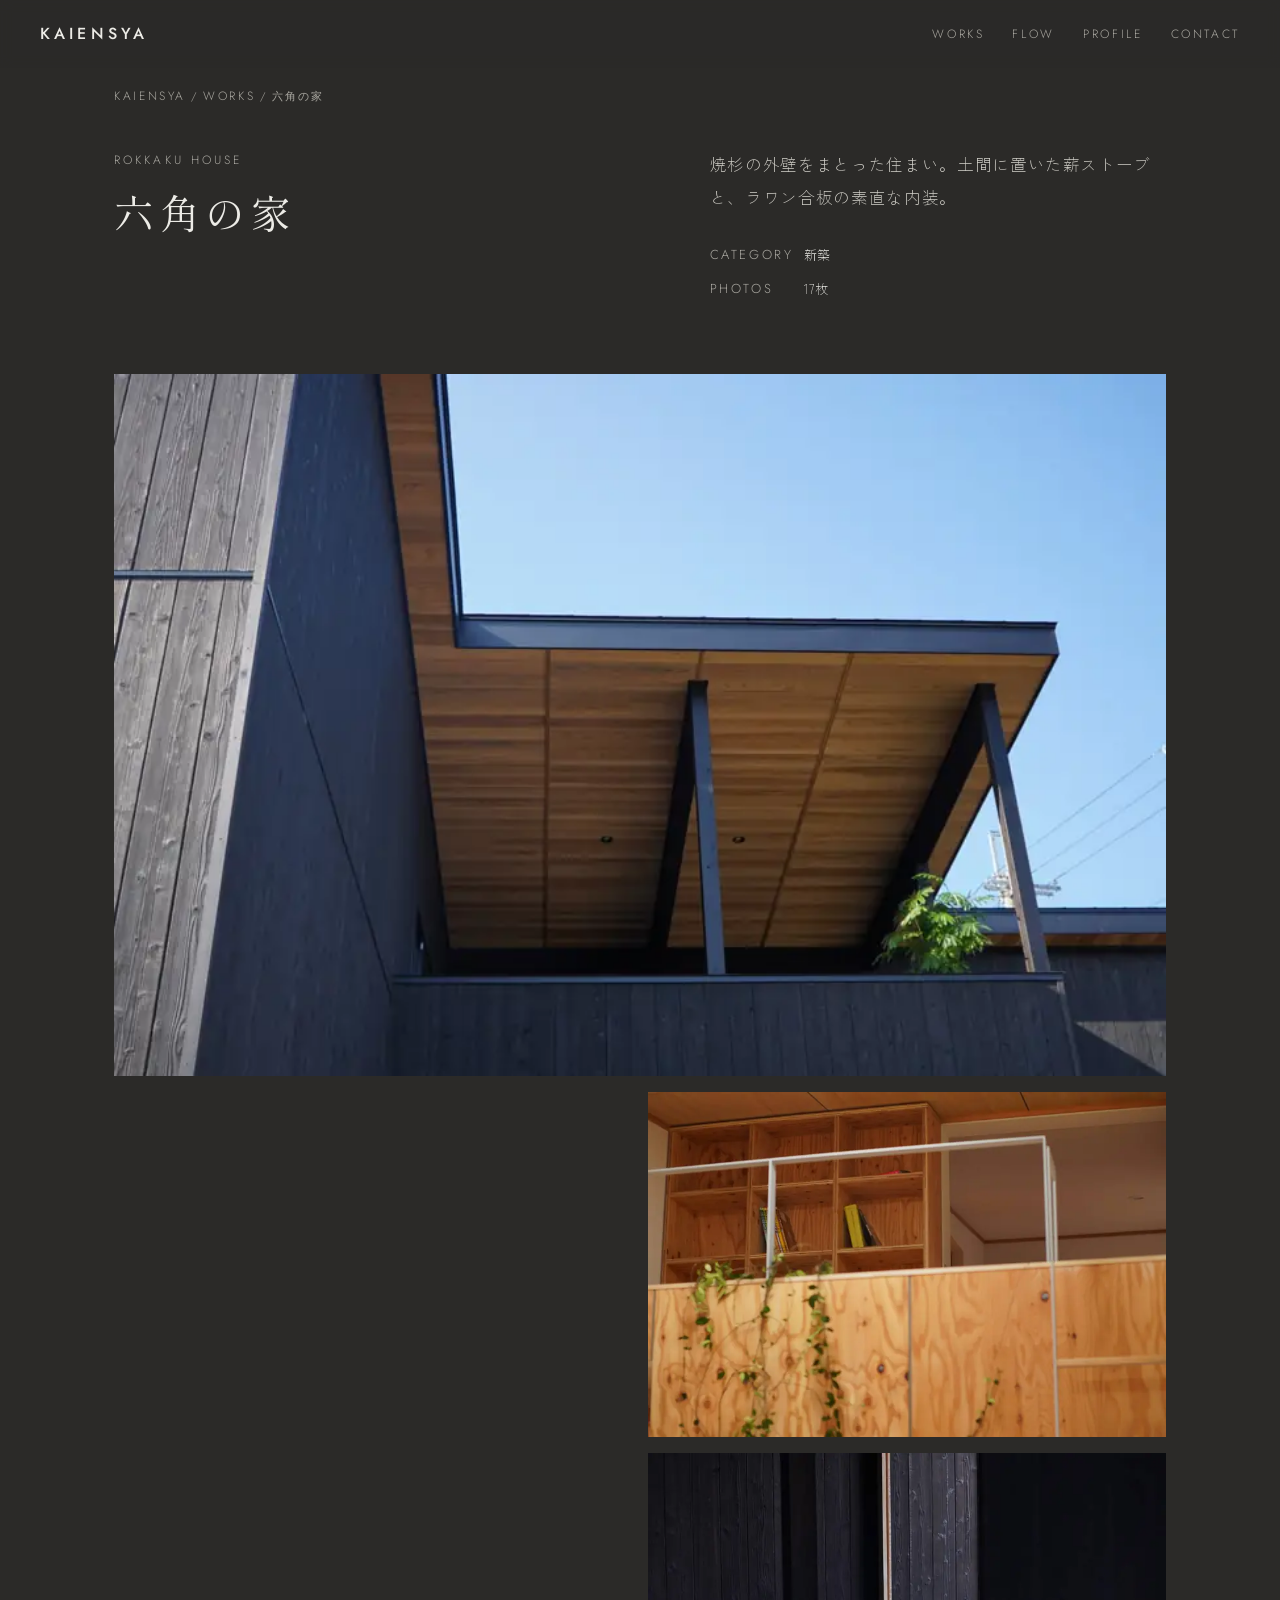
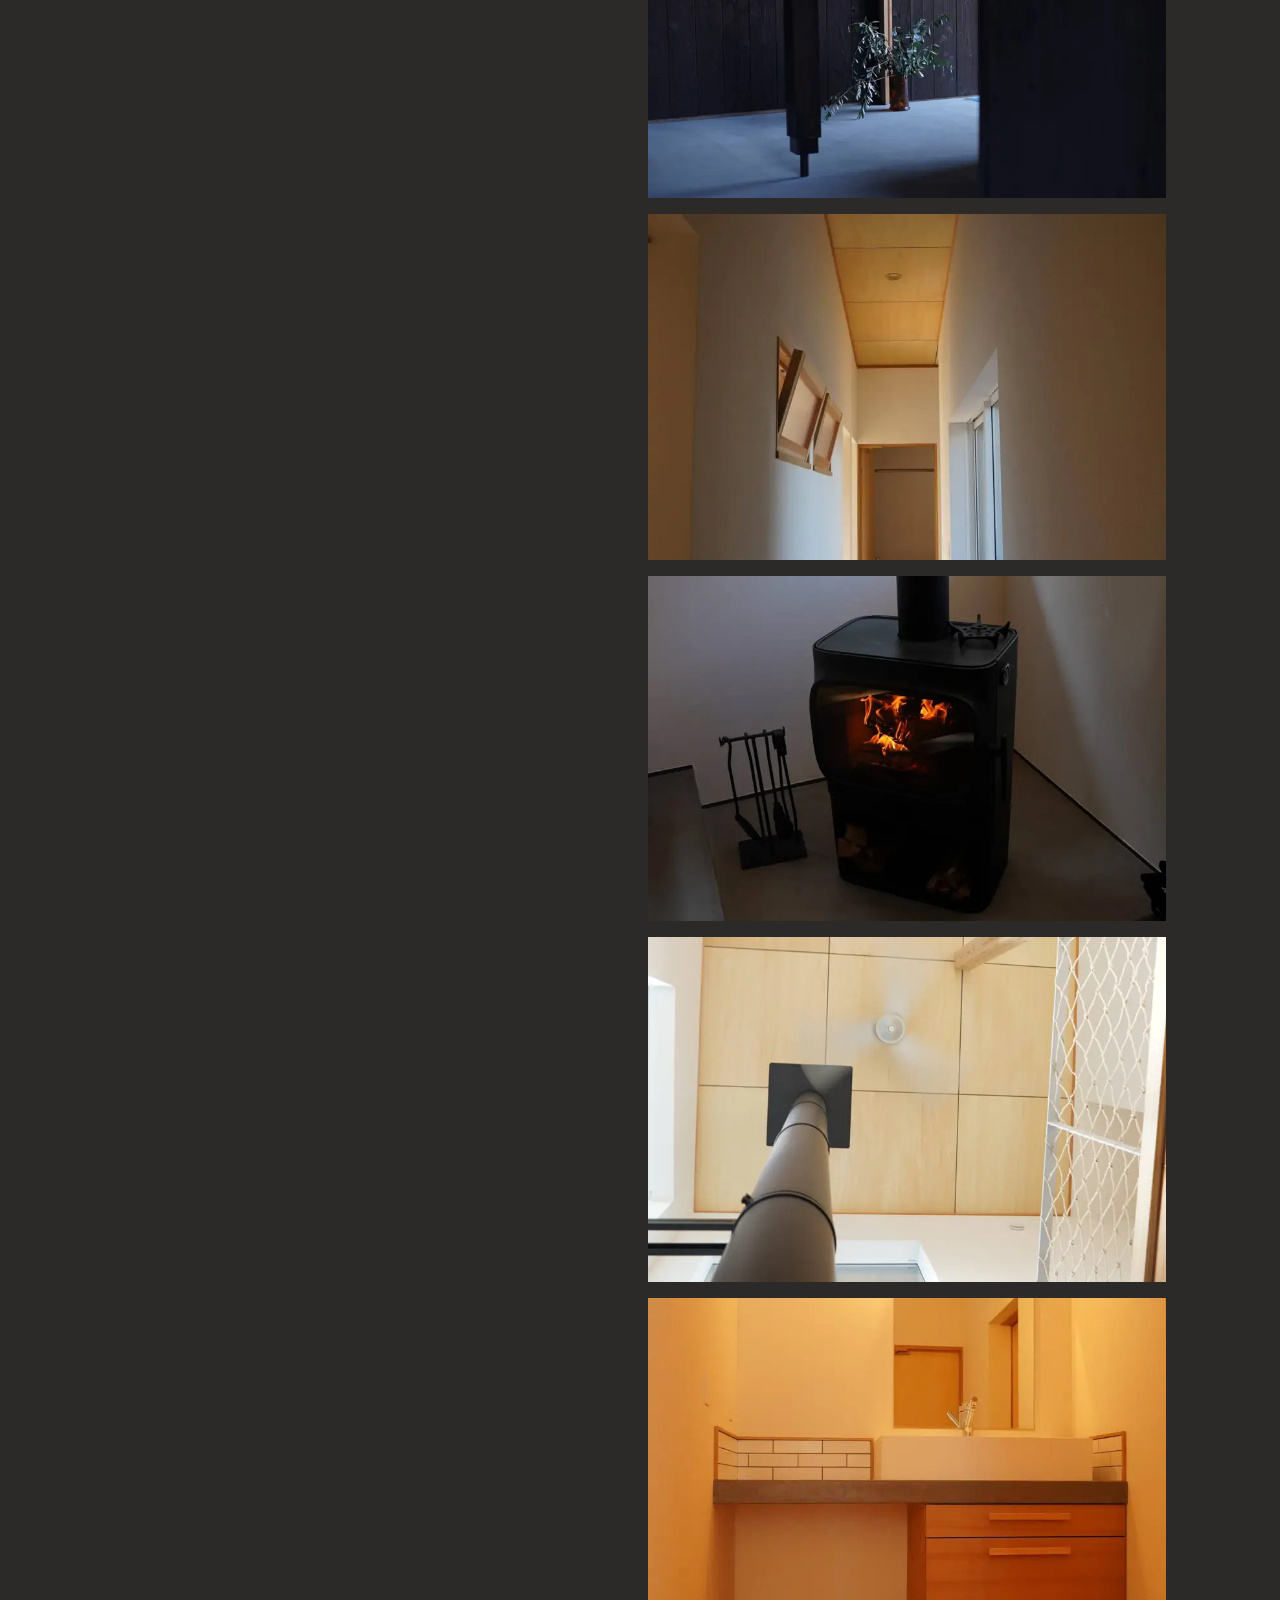
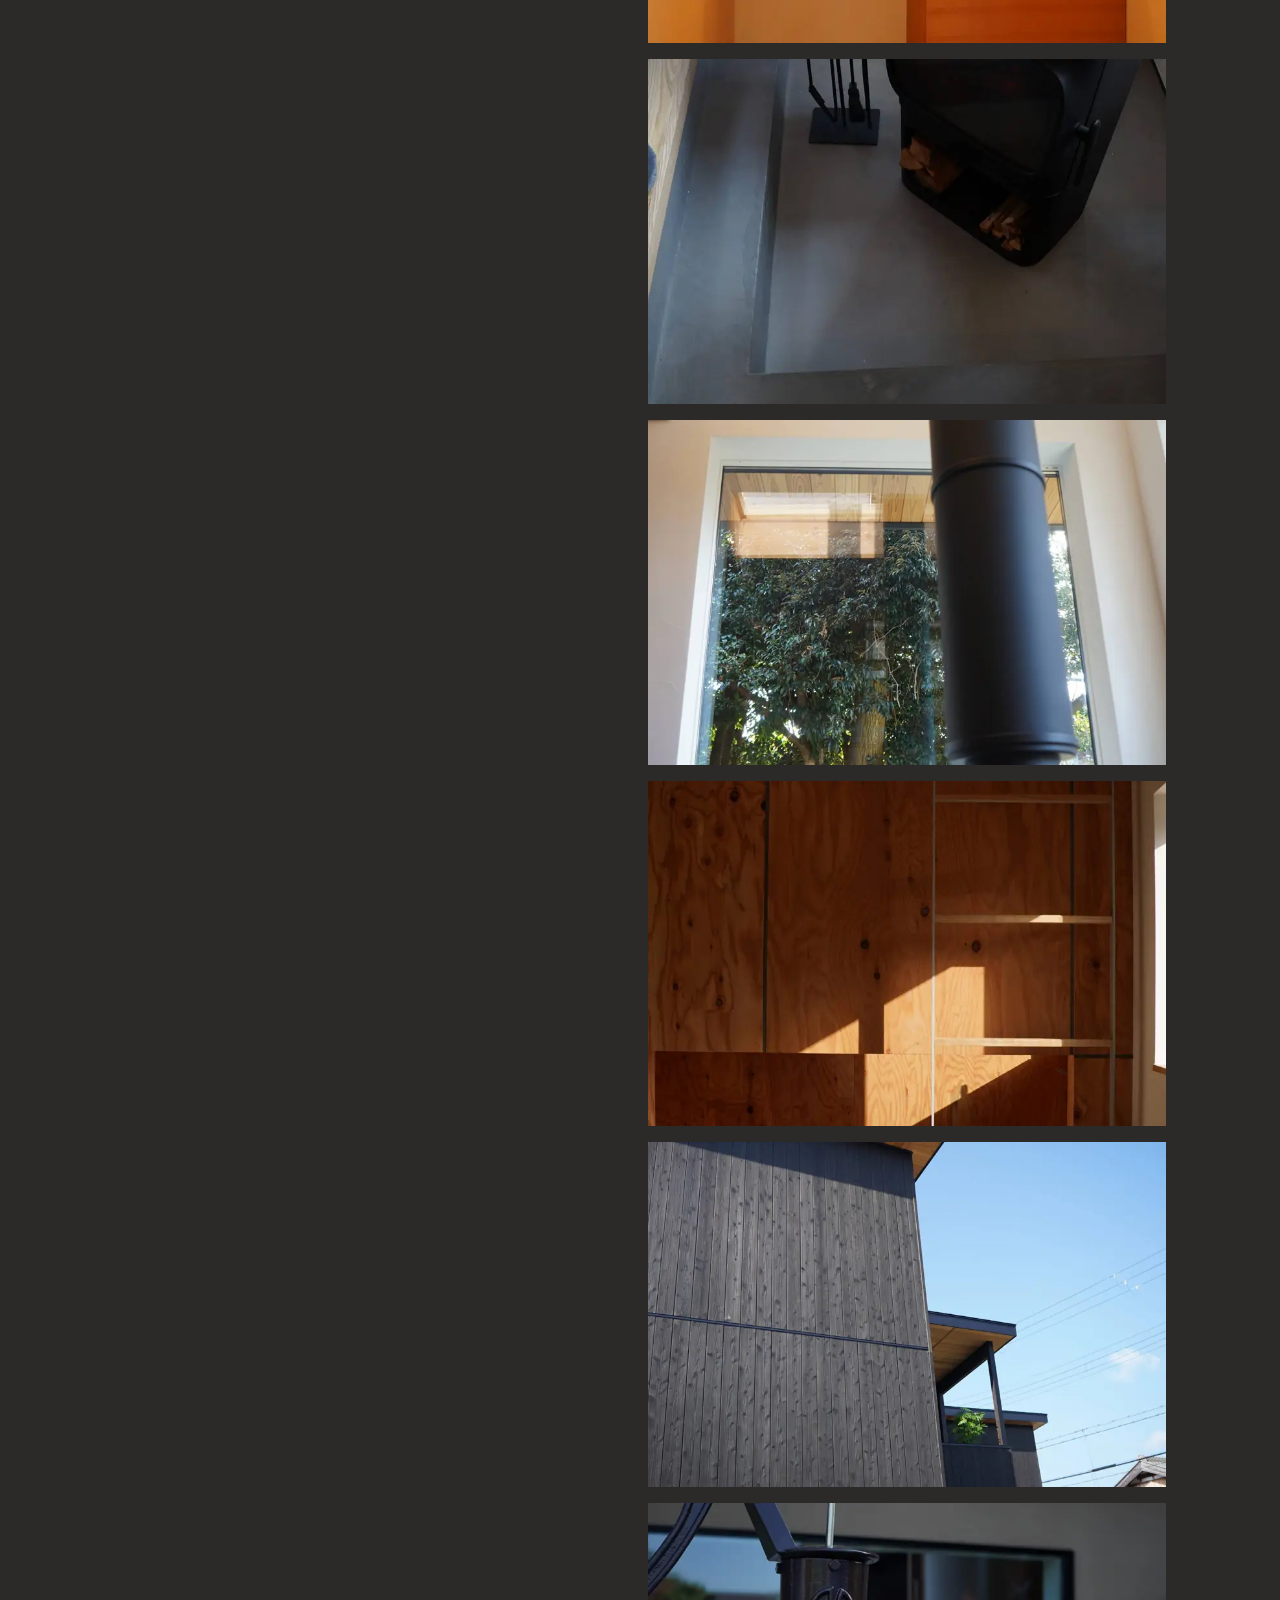
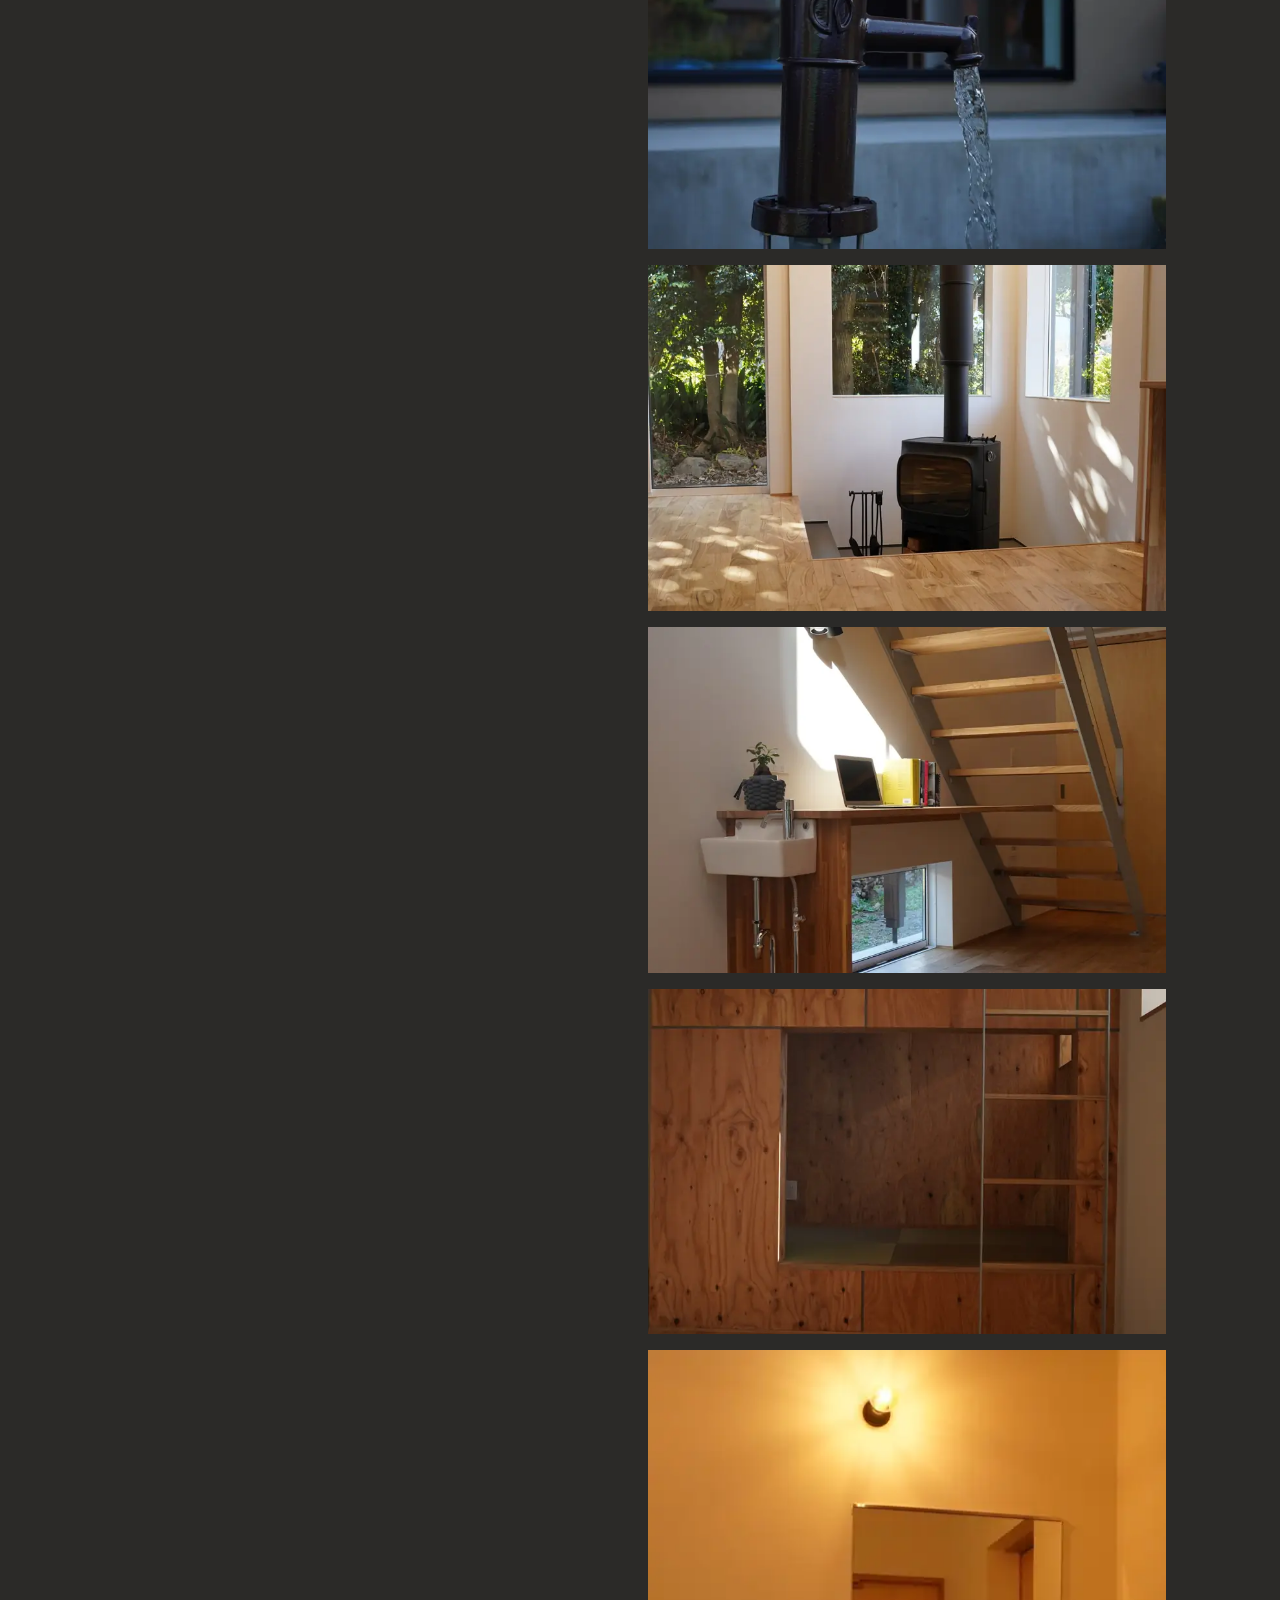
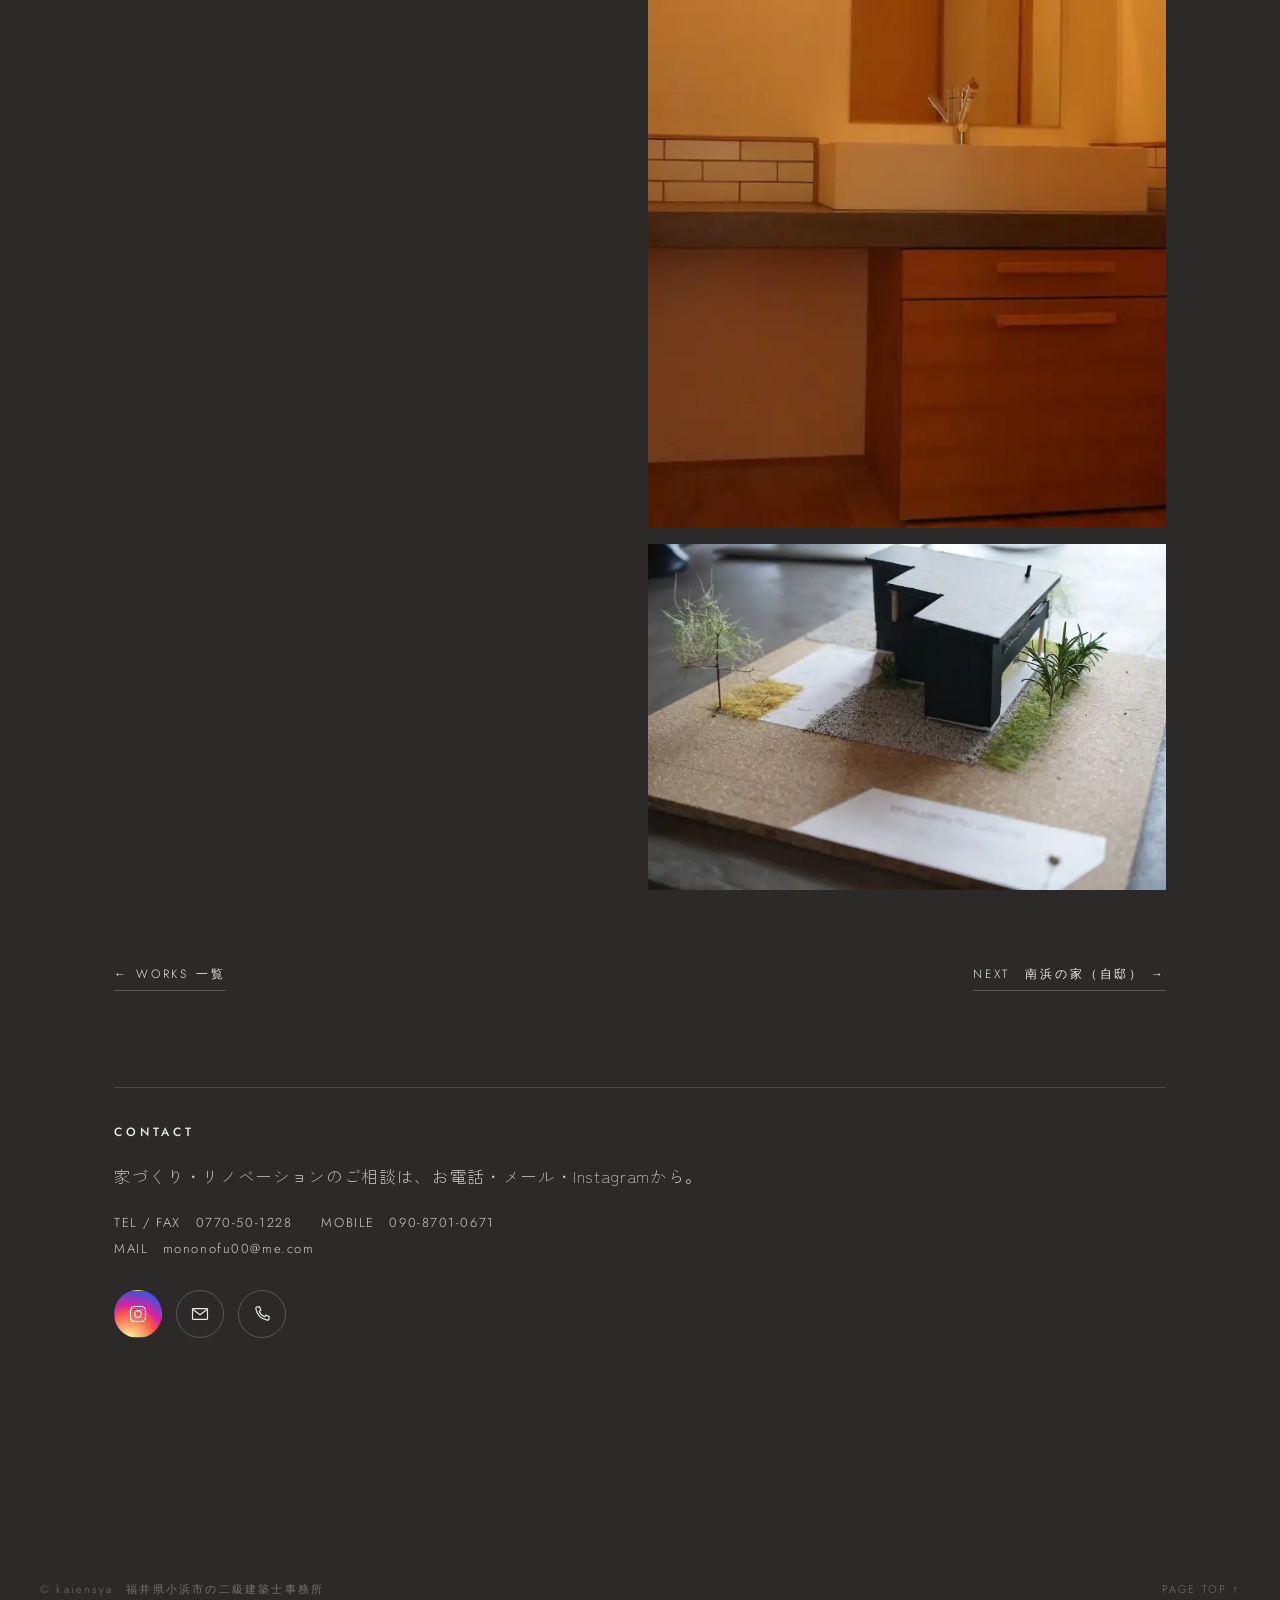
<file: works/rokkaku/index.html>
<!doctype html>
<html lang="ja">
<head>
<meta charset="utf-8">
<meta name="viewport" content="width=device-width, initial-scale=1, viewport-fit=cover">
<title>六角の家｜福井県小浜市の注文住宅｜kaiensya</title>
<meta name="description" content="六角の家（福井県小浜市）。焼杉の外壁をまとった住まい。土間に置いた薪ストーブと、ラワン合板の素直な内装。…　福井県小浜市の二級建築士事務所 kaiensya の施工事例。">
<link rel="canonical" href="https://kaiensya.com/works/rokkaku/">
<meta property="og:type" content="article">
<meta property="og:site_name" content="kaiensya">
<meta property="og:title" content="六角の家｜福井県小浜市の注文住宅｜kaiensya">
<meta property="og:description" content="六角の家（福井県小浜市）。焼杉の外壁をまとった住まい。土間に置いた薪ストーブと、ラワン合板の素直な内装。…　福井県小浜市の二級建築士事務所 kaiensya の施工事例。">
<meta property="og:url" content="https://kaiensya.com/works/rokkaku/">
<meta property="og:image" content="https://kaiensya.com/img/rokkaku/01.jpg">
<meta property="og:locale" content="ja_JP">
<meta name="twitter:card" content="summary_large_image">
<meta name="theme-color" content="#f8f8f6">
<link rel="icon" href="/favicon.svg" type="image/svg+xml">
<link rel="preconnect" href="https://fonts.googleapis.com">
<link rel="preconnect" href="https://fonts.gstatic.com" crossorigin>
<link rel="stylesheet" href="https://fonts.googleapis.com/css2?family=Jost:wght@300;400;500&family=Shippori+Mincho:wght@400;500&family=Zen+Kaku+Gothic+New:wght@300;400&display=swap">
<link rel="stylesheet" href="/assets/style.css?v=26">
<script type="application/ld+json">{"@context": "https://schema.org", "@type": "CreativeWork", "name": "六角の家", "alternateName": "ROKKAKU HOUSE", "description": "焼杉の外壁をまとった住まい。土間に置いた薪ストーブと、ラワン合板の素直な内装。", "url": "https://kaiensya.com/works/rokkaku/", "inLanguage": "ja", "image": ["https://kaiensya.com/img/rokkaku/01.jpg", "https://kaiensya.com/img/rokkaku/02.jpg", "https://kaiensya.com/img/rokkaku/03.jpg", "https://kaiensya.com/img/rokkaku/04.jpg", "https://kaiensya.com/img/rokkaku/05.jpg"], "creator": {"@id": "https://kaiensya.com/#org"}, "genre": "新築"}</script><script type="application/ld+json">{"@context": "https://schema.org", "@type": "BreadcrumbList", "itemListElement": [{"@type": "ListItem", "position": 1, "name": "kaiensya", "item": "https://kaiensya.com/"}, {"@type": "ListItem", "position": 2, "name": "施工事例", "item": "https://kaiensya.com/#works"}, {"@type": "ListItem", "position": 3, "name": "六角の家", "item": "https://kaiensya.com/works/rokkaku/"}]}</script>
</head>
<body class="workpage">
<header id="hdr">
  <div class="wrap">
    <a class="logo" href="/">KAIENSYA</a>
    <nav aria-label="メニュー">
      <a href="/#works">WORKS</a>
      <a class="opt" href="/#flow">FLOW</a>
      <a class="opt" href="/#profile">PROFILE</a>
      <a href="/#contact">CONTACT</a>
    </nav>
  </div>
</header>
<main class="d-body">
  <nav class="crumbs" aria-label="現在地"><a href="/">KAIENSYA</a> / <a href="/#works">WORKS</a> / <span>六角の家</span></nav>
  <div class="d-title">
    <div>
      <p class="en">ROKKAKU HOUSE</p>
      <h1>六角の家</h1>
    </div>
    <div>
      <p>焼杉の外壁をまとった住まい。土間に置いた薪ストーブと、ラワン合板の素直な内装。</p>
      <dl class="d-data"><dt>CATEGORY</dt><dd>新築</dd><dt>PHOTOS</dt><dd>17枚</dd></dl>
    </div>
  </div>
  <div class="d-photos"><picture><source type="image/webp" srcset="/img/rokkaku/01-800.webp?v=26 800w, /img/rokkaku/01-1600.webp?v=26 1600w" sizes="(min-width: 640px) 50vw, 100vw"><img src="/img/rokkaku/01.jpg?v=26" width="1600" height="1067" alt="六角の家 写真1（福井県小浜市・kaiensya施工）" loading="eager" decoding="async" fetchpriority="high" class="wide"></picture><picture><source type="image/webp" srcset="/img/rokkaku/02-800.webp?v=26 800w, /img/rokkaku/02-1600.webp?v=26 1600w" sizes="(min-width: 640px) 50vw, 100vw"><img src="/img/rokkaku/02.jpg?v=26" width="1600" height="1066" alt="六角の家 写真2（福井県小浜市・kaiensya施工）" loading="eager" decoding="async" fetchpriority="high"></picture><picture><source type="image/webp" srcset="/img/rokkaku/03-800.webp?v=26 800w, /img/rokkaku/03-1600.webp?v=26 1600w" sizes="(min-width: 640px) 50vw, 100vw"><img src="/img/rokkaku/03.jpg?v=26" width="1600" height="1066" alt="六角の家 写真3（福井県小浜市・kaiensya施工）" loading="lazy" decoding="async"></picture><picture><source type="image/webp" srcset="/img/rokkaku/04-800.webp?v=26 800w, /img/rokkaku/04-1600.webp?v=26 1600w" sizes="(min-width: 640px) 50vw, 100vw"><img src="/img/rokkaku/04.jpg?v=26" width="1600" height="1066" alt="六角の家 写真4（福井県小浜市・kaiensya施工）" loading="lazy" decoding="async"></picture><picture><source type="image/webp" srcset="/img/rokkaku/05-800.webp?v=26 800w, /img/rokkaku/05-1600.webp?v=26 1600w" sizes="(min-width: 640px) 50vw, 100vw"><img src="/img/rokkaku/05.jpg?v=26" width="1600" height="1066" alt="六角の家 写真5（福井県小浜市・kaiensya施工）" loading="lazy" decoding="async"></picture><picture><source type="image/webp" srcset="/img/rokkaku/06-800.webp?v=26 800w, /img/rokkaku/06-1600.webp?v=26 1600w" sizes="(min-width: 640px) 50vw, 100vw"><img src="/img/rokkaku/06.jpg?v=26" width="1600" height="1066" alt="六角の家 写真6（福井県小浜市・kaiensya施工）" loading="lazy" decoding="async"></picture><picture><source type="image/webp" srcset="/img/rokkaku/07-800.webp?v=26 800w, /img/rokkaku/07-1600.webp?v=26 1600w" sizes="(min-width: 640px) 50vw, 100vw"><img src="/img/rokkaku/07.jpg?v=26" width="1600" height="1066" alt="六角の家 写真7（福井県小浜市・kaiensya施工）" loading="lazy" decoding="async"></picture><picture><source type="image/webp" srcset="/img/rokkaku/08-800.webp?v=26 800w, /img/rokkaku/08-1600.webp?v=26 1600w" sizes="(min-width: 640px) 50vw, 100vw"><img src="/img/rokkaku/08.jpg?v=26" width="1600" height="1066" alt="六角の家 写真8（福井県小浜市・kaiensya施工）" loading="lazy" decoding="async"></picture><picture><source type="image/webp" srcset="/img/rokkaku/09-800.webp?v=26 800w, /img/rokkaku/09-1600.webp?v=26 1600w" sizes="(min-width: 640px) 50vw, 100vw"><img src="/img/rokkaku/09.jpg?v=26" width="1600" height="1066" alt="六角の家 写真9（福井県小浜市・kaiensya施工）" loading="lazy" decoding="async"></picture><picture><source type="image/webp" srcset="/img/rokkaku/10-800.webp?v=26 800w, /img/rokkaku/10-1600.webp?v=26 1600w" sizes="(min-width: 640px) 50vw, 100vw"><img src="/img/rokkaku/10.jpg?v=26" width="1600" height="1066" alt="六角の家 写真10（福井県小浜市・kaiensya施工）" loading="lazy" decoding="async"></picture><picture><source type="image/webp" srcset="/img/rokkaku/11-800.webp?v=26 800w, /img/rokkaku/11-1600.webp?v=26 1600w" sizes="(min-width: 640px) 50vw, 100vw"><img src="/img/rokkaku/11.jpg?v=26" width="1600" height="1066" alt="六角の家 写真11（福井県小浜市・kaiensya施工）" loading="lazy" decoding="async"></picture><picture><source type="image/webp" srcset="/img/rokkaku/12-800.webp?v=26 800w, /img/rokkaku/12-1600.webp?v=26 1600w" sizes="(min-width: 640px) 50vw, 100vw"><img src="/img/rokkaku/12.jpg?v=26" width="1600" height="1067" alt="六角の家 写真12（福井県小浜市・kaiensya施工）" loading="lazy" decoding="async"></picture><picture><source type="image/webp" srcset="/img/rokkaku/13-800.webp?v=26 800w, /img/rokkaku/13-1600.webp?v=26 1600w" sizes="(min-width: 640px) 50vw, 100vw"><img src="/img/rokkaku/13.jpg?v=26" width="1600" height="1067" alt="六角の家 写真13（福井県小浜市・kaiensya施工）" loading="lazy" decoding="async"></picture><picture><source type="image/webp" srcset="/img/rokkaku/14-800.webp?v=26 800w, /img/rokkaku/14-1600.webp?v=26 1600w" sizes="(min-width: 640px) 50vw, 100vw"><img src="/img/rokkaku/14.jpg?v=26" width="1600" height="1067" alt="六角の家 写真14（福井県小浜市・kaiensya施工）" loading="lazy" decoding="async"></picture><picture><source type="image/webp" srcset="/img/rokkaku/15-800.webp?v=26 800w, /img/rokkaku/15-1600.webp?v=26 1600w" sizes="(min-width: 640px) 50vw, 100vw"><img src="/img/rokkaku/15.jpg?v=26" width="1600" height="1067" alt="六角の家 写真15（福井県小浜市・kaiensya施工）" loading="lazy" decoding="async"></picture><picture><source type="image/webp" srcset="/img/rokkaku/16-800.webp?v=26 800w, /img/rokkaku/16-1600.webp?v=26 1600w" sizes="(min-width: 640px) 50vw, 100vw"><img src="/img/rokkaku/16.jpg?v=26" width="1067" height="1600" alt="六角の家 写真16（福井県小浜市・kaiensya施工）" loading="lazy" decoding="async"></picture><picture><source type="image/webp" srcset="/img/rokkaku/17-800.webp?v=26 800w, /img/rokkaku/17-1600.webp?v=26 1600w" sizes="(min-width: 640px) 50vw, 100vw"><img src="/img/rokkaku/17.jpg?v=26" width="1600" height="1067" alt="六角の家 写真17（福井県小浜市・kaiensya施工）" loading="lazy" decoding="async"></picture></div>
  <div class="d-next"><a href="/#works">← WORKS 一覧</a><a href="/works/minamihama/">NEXT　南浜の家（自邸） →</a></div>
  <aside class="d-contact">
    <p class="label">CONTACT</p>
    <p>家づくり・リノベーションのご相談は、お電話・メール・Instagramから。</p>
    <p class="tel">TEL / FAX　<a href="tel:0770501228">0770-50-1228</a>　　MOBILE　<a href="tel:09087010671">090-8701-0671</a><br>MAIL　<a href="mailto:mononofu00@me.com">mononofu00@me.com</a></p>
    <div class="links"><a class="ig" href="https://www.instagram.com/kaiensya/" target="_blank" rel="noopener" aria-label="Instagram @kaiensya"><svg viewBox="0 0 24 24" width="20" height="20" fill="none" stroke="currentColor" stroke-width="1.4" aria-hidden="true"><rect x="3" y="3" width="18" height="18" rx="5"/><circle cx="12" cy="12" r="4"/><circle cx="17.3" cy="6.7" r=".9" fill="currentColor" stroke="none"/></svg></a><a href="mailto:mononofu00@me.com" aria-label="メールを送る mononofu00@me.com"><svg viewBox="0 0 24 24" width="20" height="20" fill="none" stroke="currentColor" stroke-width="1.4" aria-hidden="true"><rect x="3" y="5.5" width="18" height="13" rx="1"/><path d="M3.5 6.5 12 13l8.5-6.5"/></svg></a><a href="tel:09087010671" aria-label="携帯に電話する 090-8701-0671"><svg viewBox="0 0 24 24" width="20" height="20" fill="none" stroke="currentColor" stroke-width="1.4" aria-hidden="true"><path d="M6.6 3.5h2.6l1.4 4-1.9 1.3a11 11 0 0 0 6.5 6.5l1.3-1.9 4 1.4v2.6a2 2 0 0 1-2.1 2A16.5 16.5 0 0 1 4.6 5.6a2 2 0 0 1 2-2.1Z"/></svg></a></div>
  </aside>
</main>
<footer>
  <div class="wrap"><span>© kaiensya　福井県小浜市の二級建築士事務所</span><a href="#" style="text-decoration:none">PAGE TOP ↑</a></div>
</footer>
</body>
</html>
</file>
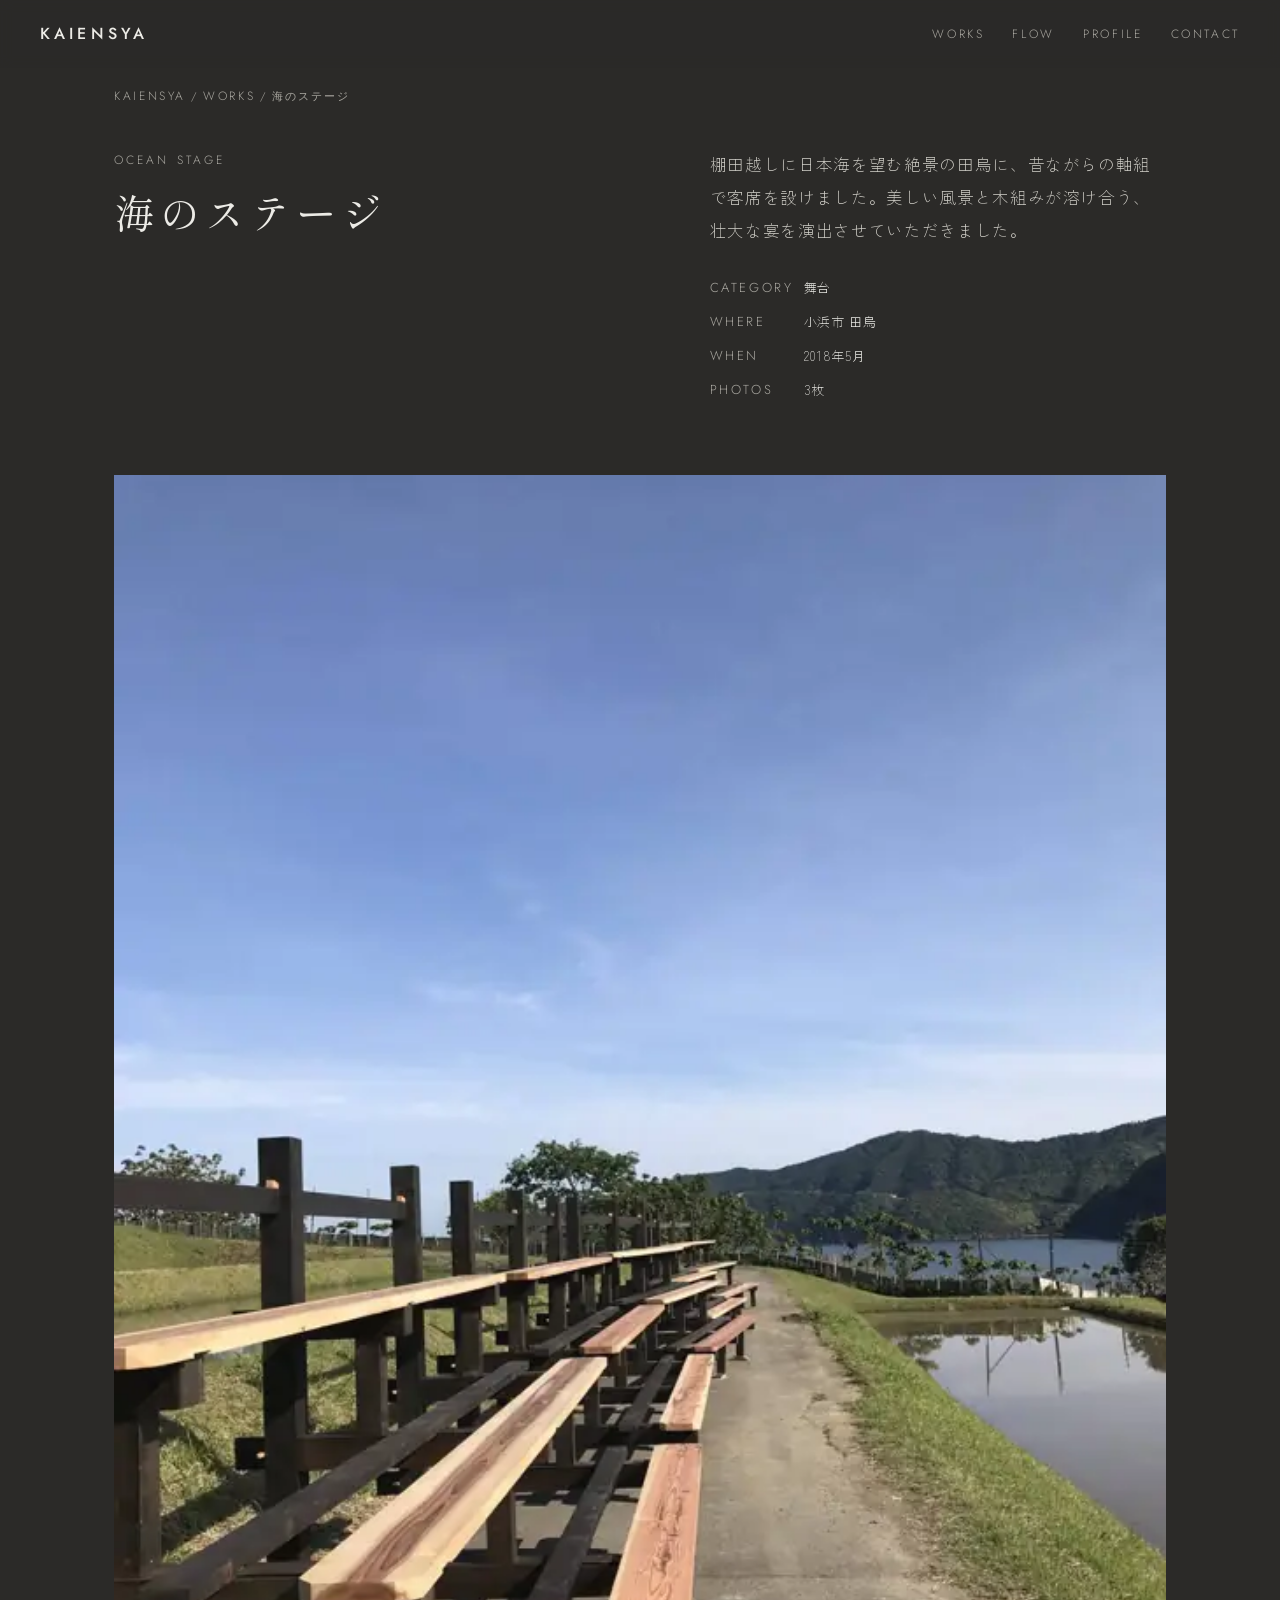
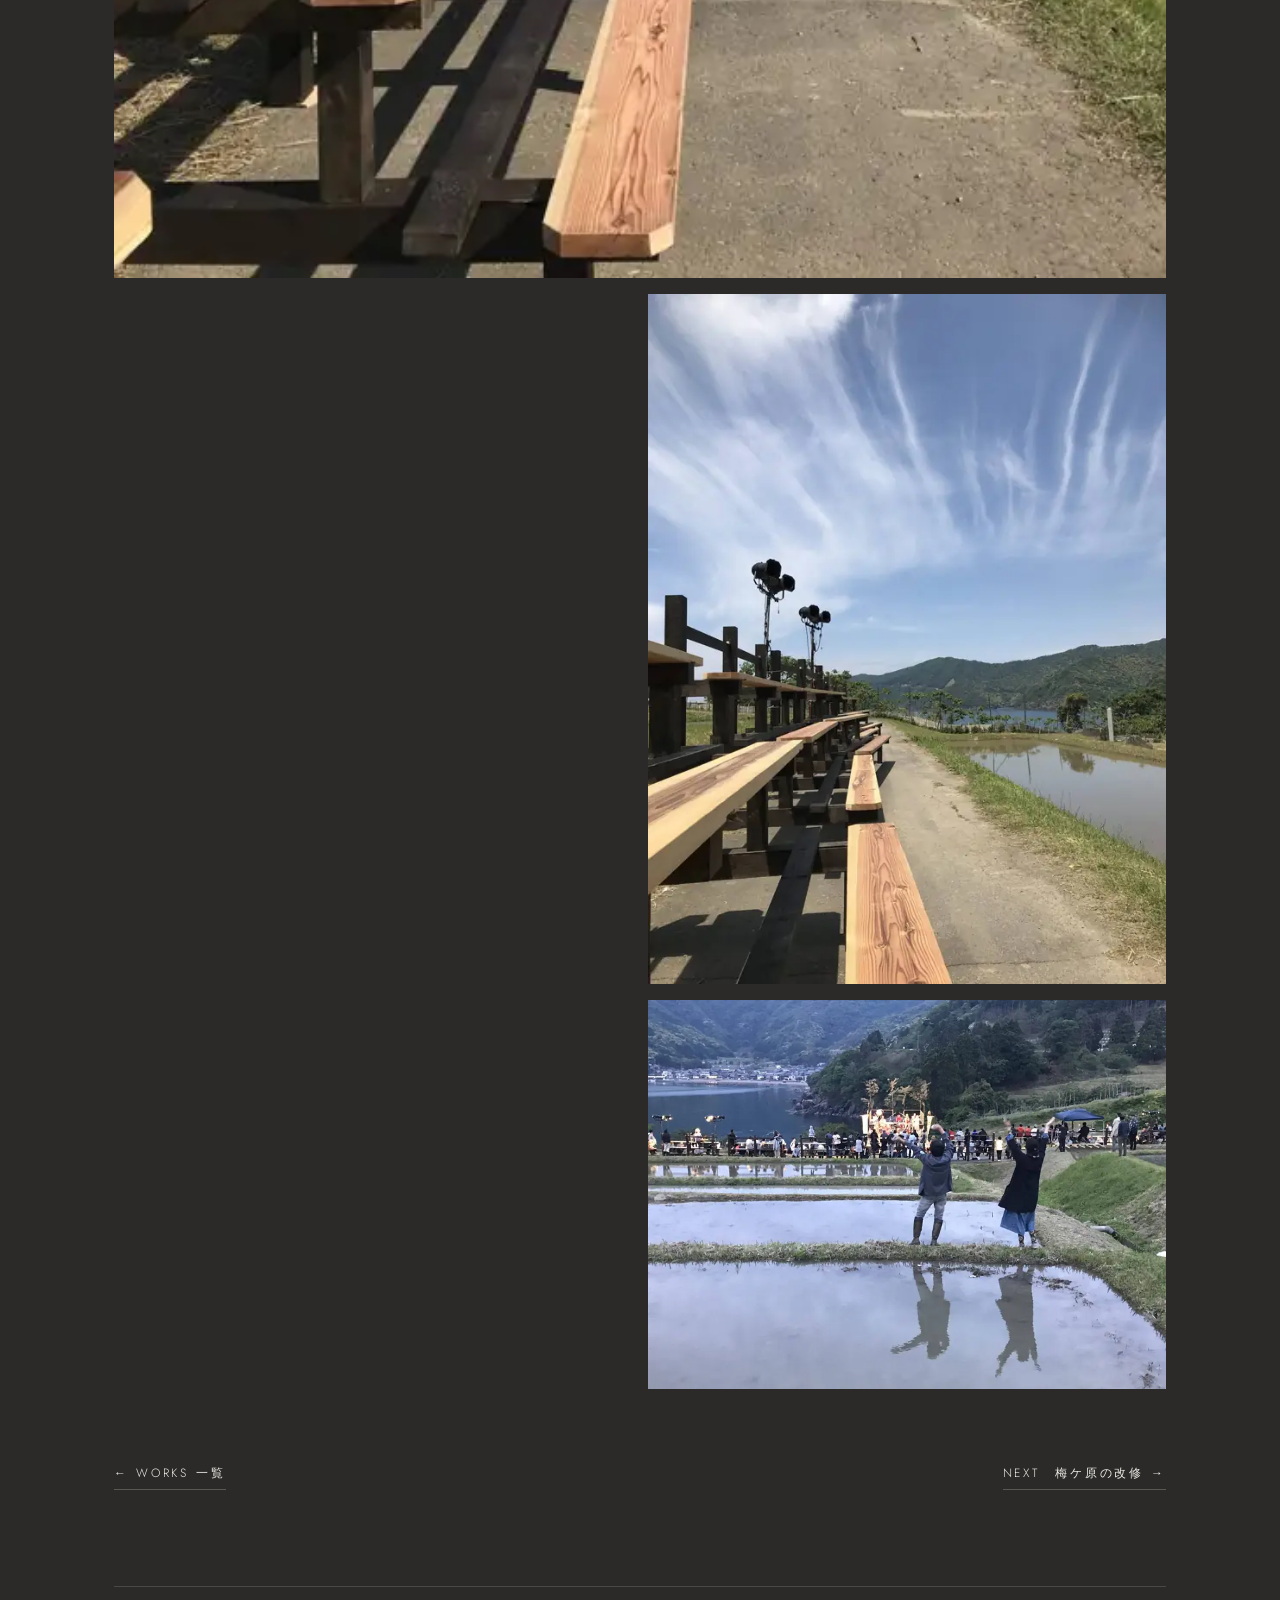
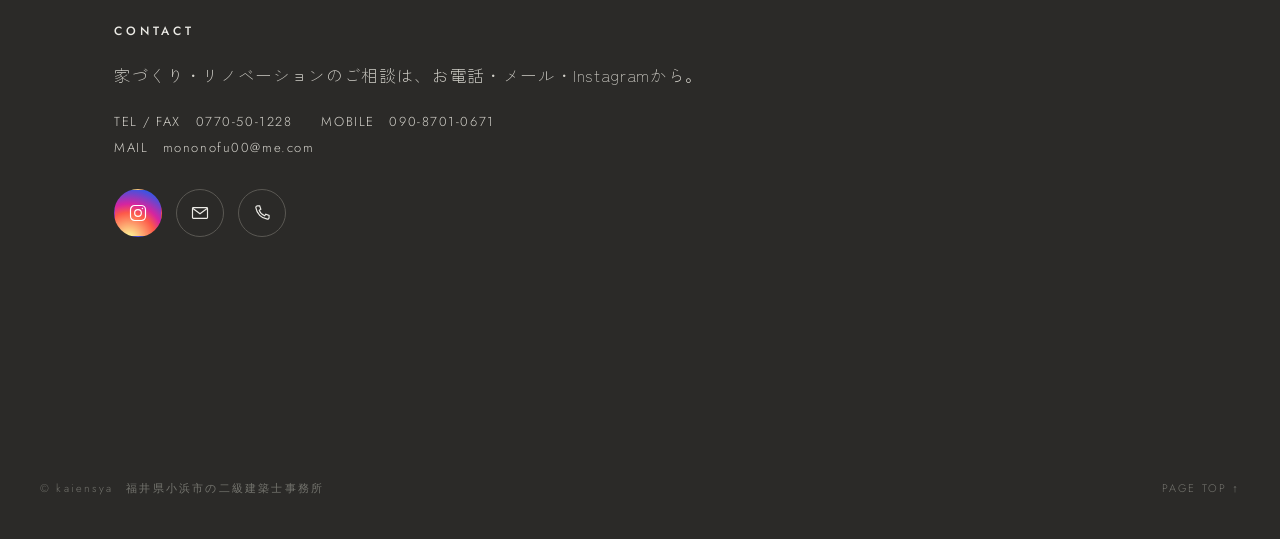
<file: works/tagarasu/index.html>
<!doctype html>
<html lang="ja">
<head>
<meta charset="utf-8">
<meta name="viewport" content="width=device-width, initial-scale=1, viewport-fit=cover">
<title>海のステージ｜小浜市 田烏の舞台｜kaiensya</title>
<meta name="description" content="海のステージ（小浜市 田烏）。棚田越しに日本海を望む絶景の田烏に、昔ながらの軸組で客席を設けました。美しい風景と木組みが溶け合う、壮大な宴を演出させていただきました。…　福井県小浜市の二級建築士事務所 kaiensya の施工事例。">
<link rel="canonical" href="https://kaiensya.com/works/tagarasu/">
<meta property="og:type" content="article">
<meta property="og:site_name" content="kaiensya">
<meta property="og:title" content="海のステージ｜小浜市 田烏の舞台｜kaiensya">
<meta property="og:description" content="海のステージ（小浜市 田烏）。棚田越しに日本海を望む絶景の田烏に、昔ながらの軸組で客席を設けました。美しい風景と木組みが溶け合う、壮大な宴を演出させていただきました。…　福井県小浜市の二級建築士事務所 kaiensya の施工事例。">
<meta property="og:url" content="https://kaiensya.com/works/tagarasu/">
<meta property="og:image" content="https://kaiensya.com/img/tagarasu/01.jpg">
<meta property="og:locale" content="ja_JP">
<meta name="twitter:card" content="summary_large_image">
<meta name="theme-color" content="#f8f8f6">
<link rel="icon" href="/favicon.svg" type="image/svg+xml">
<link rel="preconnect" href="https://fonts.googleapis.com">
<link rel="preconnect" href="https://fonts.gstatic.com" crossorigin>
<link rel="stylesheet" href="https://fonts.googleapis.com/css2?family=Jost:wght@300;400;500&family=Shippori+Mincho:wght@400;500&family=Zen+Kaku+Gothic+New:wght@300;400&display=swap">
<link rel="stylesheet" href="/assets/style.css?v=26">
<script type="application/ld+json">{"@context": "https://schema.org", "@type": "CreativeWork", "name": "海のステージ", "alternateName": "OCEAN STAGE", "description": "棚田越しに日本海を望む絶景の田烏に、昔ながらの軸組で客席を設けました。美しい風景と木組みが溶け合う、壮大な宴を演出させていただきました。", "url": "https://kaiensya.com/works/tagarasu/", "inLanguage": "ja", "image": ["https://kaiensya.com/img/tagarasu/01.jpg", "https://kaiensya.com/img/tagarasu/02.jpg", "https://kaiensya.com/img/tagarasu/03.jpg"], "creator": {"@id": "https://kaiensya.com/#org"}, "genre": "舞台", "locationCreated": {"@type": "Place", "name": "福井県小浜市 田烏"}}</script><script type="application/ld+json">{"@context": "https://schema.org", "@type": "BreadcrumbList", "itemListElement": [{"@type": "ListItem", "position": 1, "name": "kaiensya", "item": "https://kaiensya.com/"}, {"@type": "ListItem", "position": 2, "name": "施工事例", "item": "https://kaiensya.com/#works"}, {"@type": "ListItem", "position": 3, "name": "海のステージ", "item": "https://kaiensya.com/works/tagarasu/"}]}</script>
</head>
<body class="workpage">
<header id="hdr">
  <div class="wrap">
    <a class="logo" href="/">KAIENSYA</a>
    <nav aria-label="メニュー">
      <a href="/#works">WORKS</a>
      <a class="opt" href="/#flow">FLOW</a>
      <a class="opt" href="/#profile">PROFILE</a>
      <a href="/#contact">CONTACT</a>
    </nav>
  </div>
</header>
<main class="d-body">
  <nav class="crumbs" aria-label="現在地"><a href="/">KAIENSYA</a> / <a href="/#works">WORKS</a> / <span>海のステージ</span></nav>
  <div class="d-title">
    <div>
      <p class="en">OCEAN STAGE</p>
      <h1>海のステージ</h1>
    </div>
    <div>
      <p>棚田越しに日本海を望む絶景の田烏に、昔ながらの軸組で客席を設けました。美しい風景と木組みが溶け合う、壮大な宴を演出させていただきました。</p>
      <dl class="d-data"><dt>CATEGORY</dt><dd>舞台</dd><dt>WHERE</dt><dd>小浜市 田烏</dd><dt>WHEN</dt><dd>2018年5月</dd><dt>PHOTOS</dt><dd>3枚</dd></dl>
    </div>
  </div>
  <div class="d-photos"><picture><source type="image/webp" srcset="/img/tagarasu/01-800.webp?v=26 800w, /img/tagarasu/01-1600.webp?v=26 1600w" sizes="(min-width: 640px) 50vw, 100vw"><img src="/img/tagarasu/01.jpg?v=26" width="1200" height="1600" alt="海のステージ 写真1（小浜市 田烏・kaiensya施工）" loading="eager" decoding="async" fetchpriority="high" class="wide"></picture><picture><source type="image/webp" srcset="/img/tagarasu/02-800.webp?v=26 800w, /img/tagarasu/02-1600.webp?v=26 1600w" sizes="(min-width: 640px) 50vw, 100vw"><img src="/img/tagarasu/02.jpg?v=26" width="1200" height="1600" alt="海のステージ 写真2（小浜市 田烏・kaiensya施工）" loading="eager" decoding="async" fetchpriority="high"></picture><picture><source type="image/webp" srcset="/img/tagarasu/03-800.webp?v=26 800w, /img/tagarasu/03-1600.webp?v=26 1600w" sizes="(min-width: 640px) 50vw, 100vw"><img src="/img/tagarasu/03.jpg?v=26" width="1600" height="1200" alt="海のステージ 写真3（小浜市 田烏・kaiensya施工）" loading="lazy" decoding="async"></picture></div>
  <div class="d-next"><a href="/#works">← WORKS 一覧</a><a href="/works/umegahara/">NEXT　梅ケ原の改修 →</a></div>
  <aside class="d-contact">
    <p class="label">CONTACT</p>
    <p>家づくり・リノベーションのご相談は、お電話・メール・Instagramから。</p>
    <p class="tel">TEL / FAX　<a href="tel:0770501228">0770-50-1228</a>　　MOBILE　<a href="tel:09087010671">090-8701-0671</a><br>MAIL　<a href="mailto:mononofu00@me.com">mononofu00@me.com</a></p>
    <div class="links"><a class="ig" href="https://www.instagram.com/kaiensya/" target="_blank" rel="noopener" aria-label="Instagram @kaiensya"><svg viewBox="0 0 24 24" width="20" height="20" fill="none" stroke="currentColor" stroke-width="1.4" aria-hidden="true"><rect x="3" y="3" width="18" height="18" rx="5"/><circle cx="12" cy="12" r="4"/><circle cx="17.3" cy="6.7" r=".9" fill="currentColor" stroke="none"/></svg></a><a href="mailto:mononofu00@me.com" aria-label="メールを送る mononofu00@me.com"><svg viewBox="0 0 24 24" width="20" height="20" fill="none" stroke="currentColor" stroke-width="1.4" aria-hidden="true"><rect x="3" y="5.5" width="18" height="13" rx="1"/><path d="M3.5 6.5 12 13l8.5-6.5"/></svg></a><a href="tel:09087010671" aria-label="携帯に電話する 090-8701-0671"><svg viewBox="0 0 24 24" width="20" height="20" fill="none" stroke="currentColor" stroke-width="1.4" aria-hidden="true"><path d="M6.6 3.5h2.6l1.4 4-1.9 1.3a11 11 0 0 0 6.5 6.5l1.3-1.9 4 1.4v2.6a2 2 0 0 1-2.1 2A16.5 16.5 0 0 1 4.6 5.6a2 2 0 0 1 2-2.1Z"/></svg></a></div>
  </aside>
</main>
<footer>
  <div class="wrap"><span>© kaiensya　福井県小浜市の二級建築士事務所</span><a href="#" style="text-decoration:none">PAGE TOP ↑</a></div>
</footer>
</body>
</html>
</file>
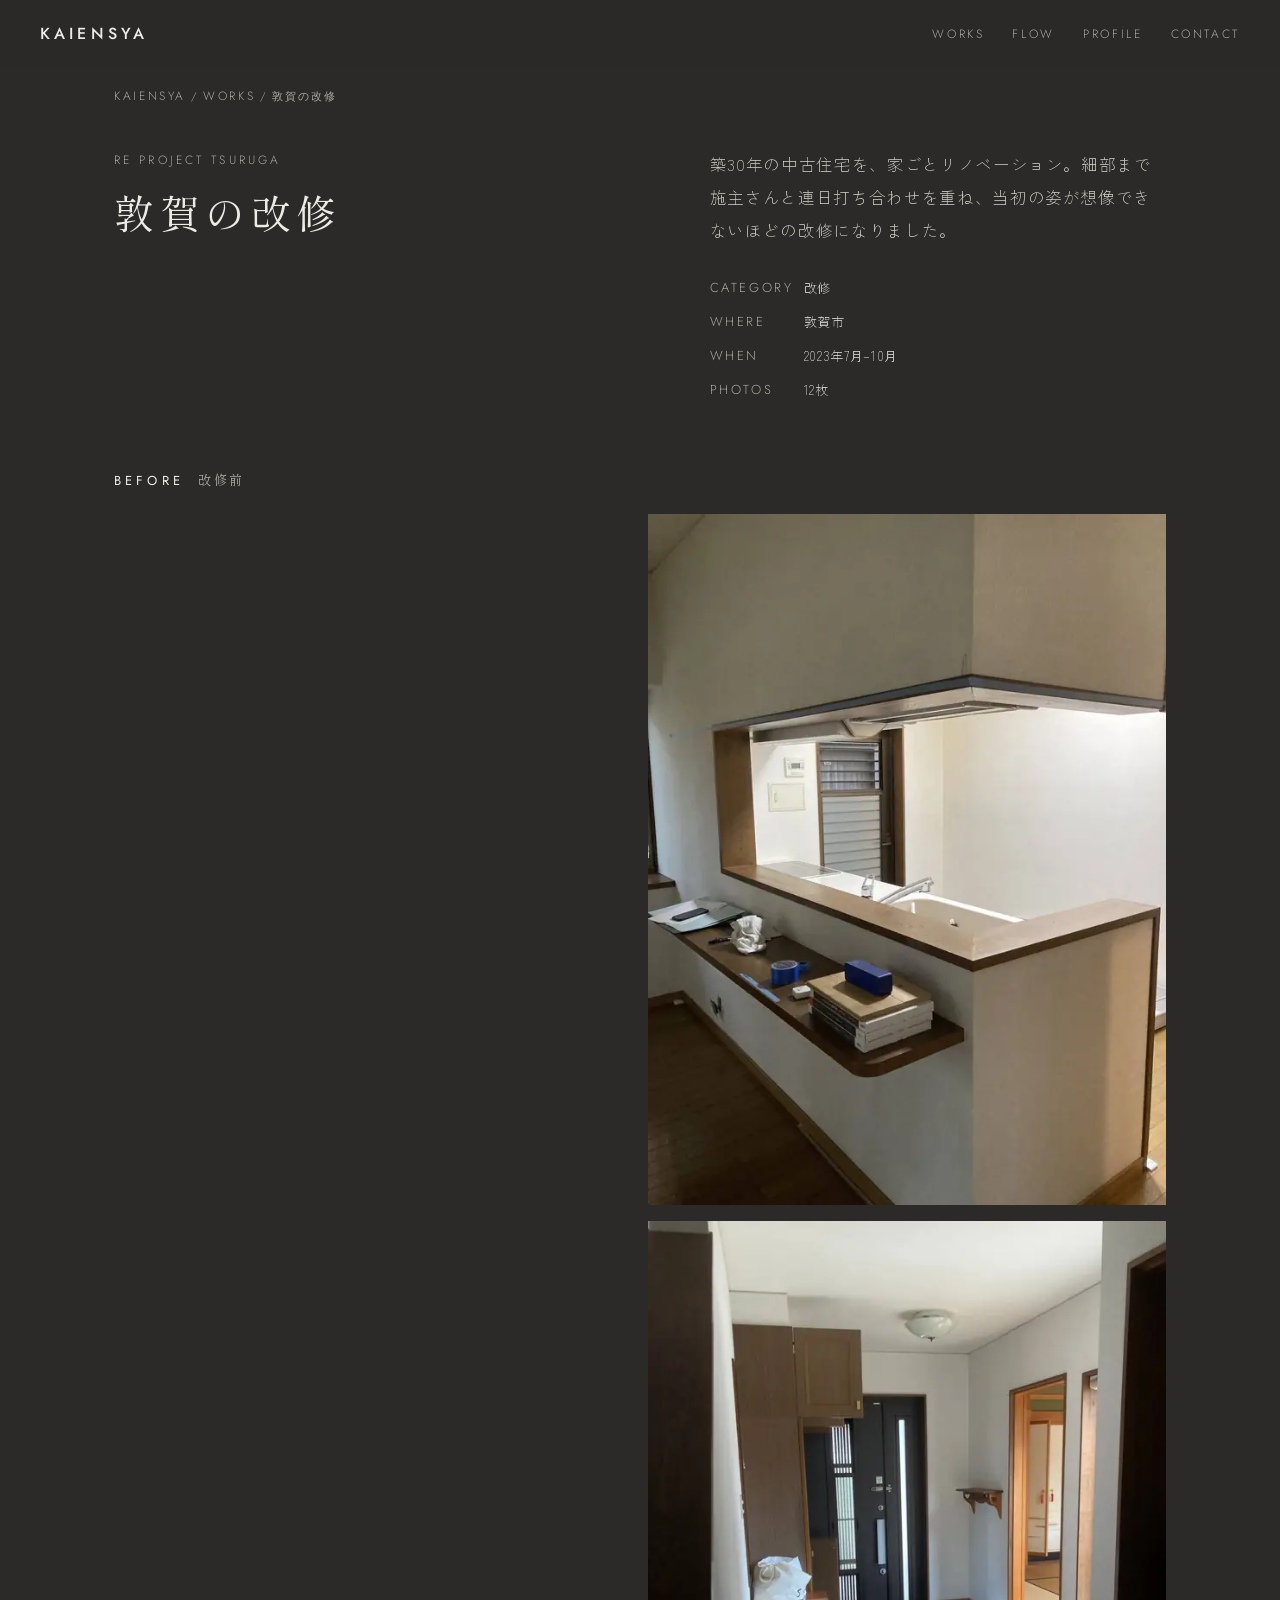
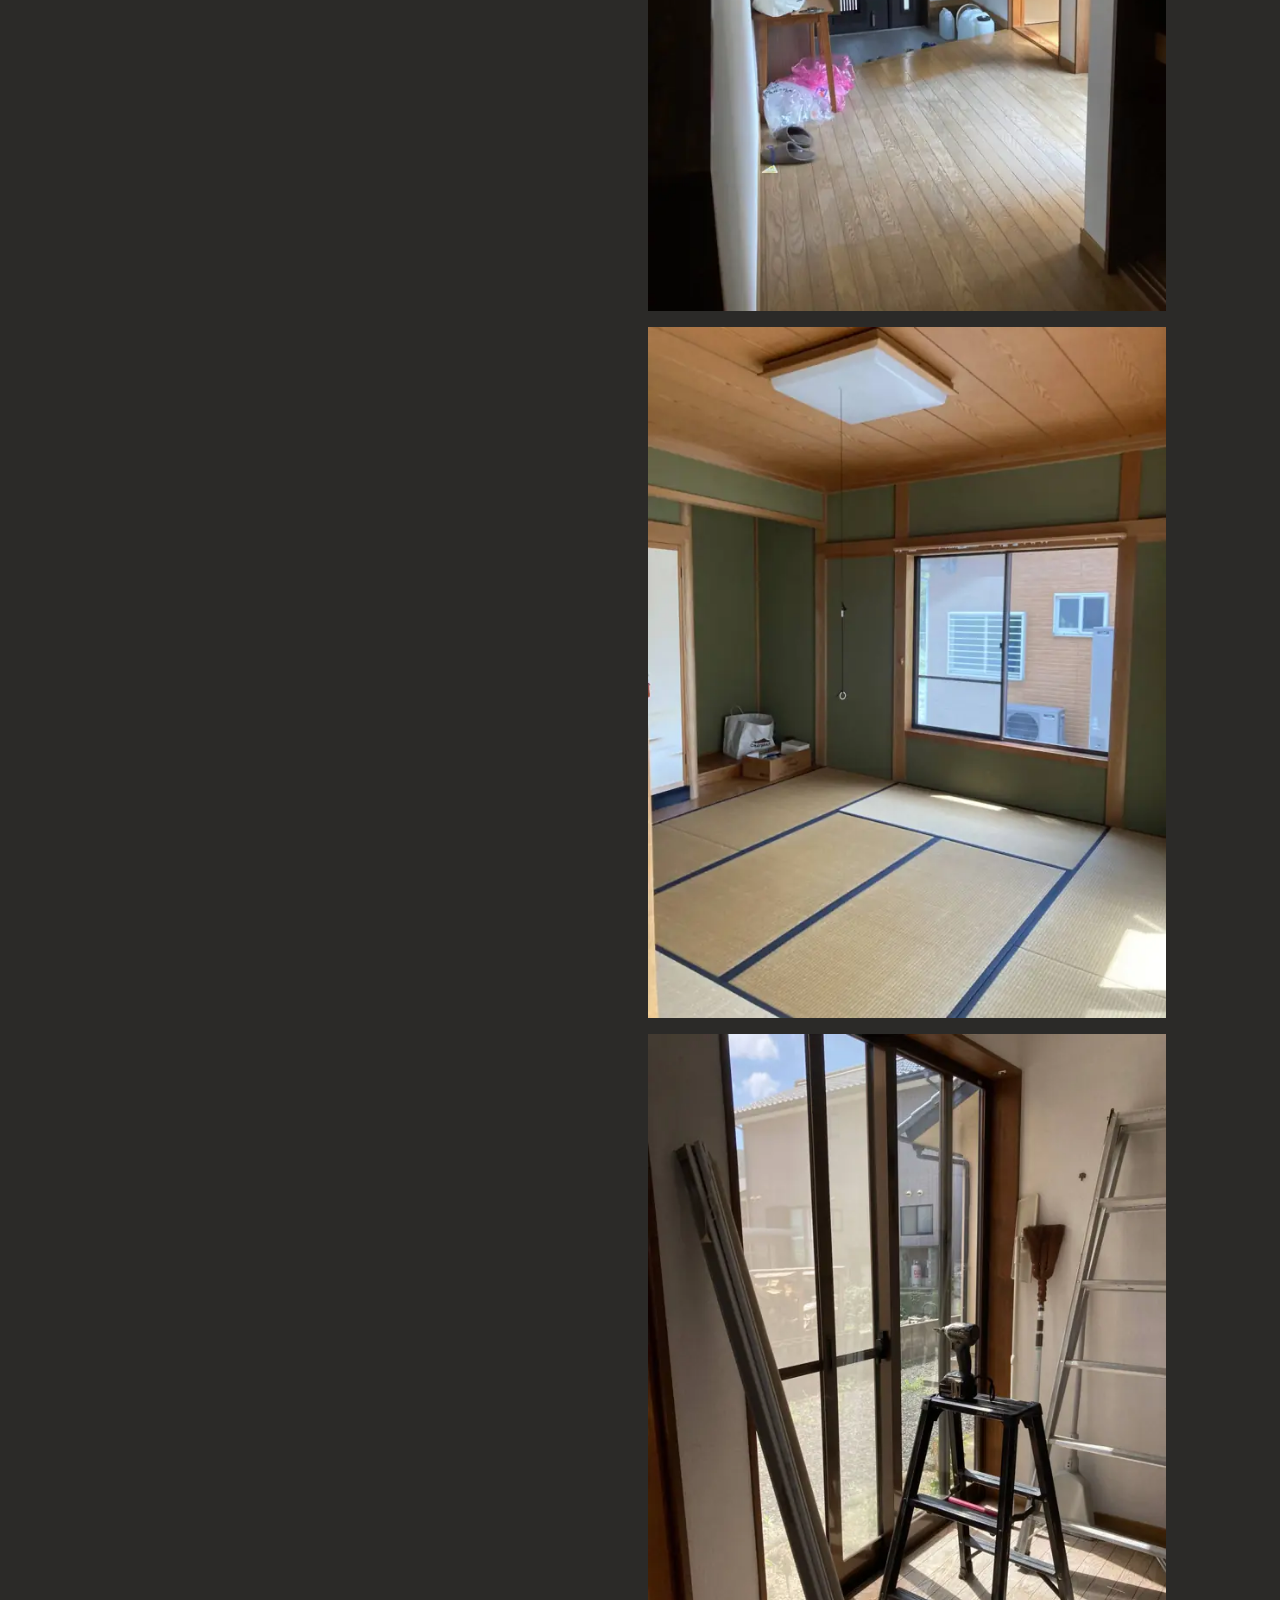
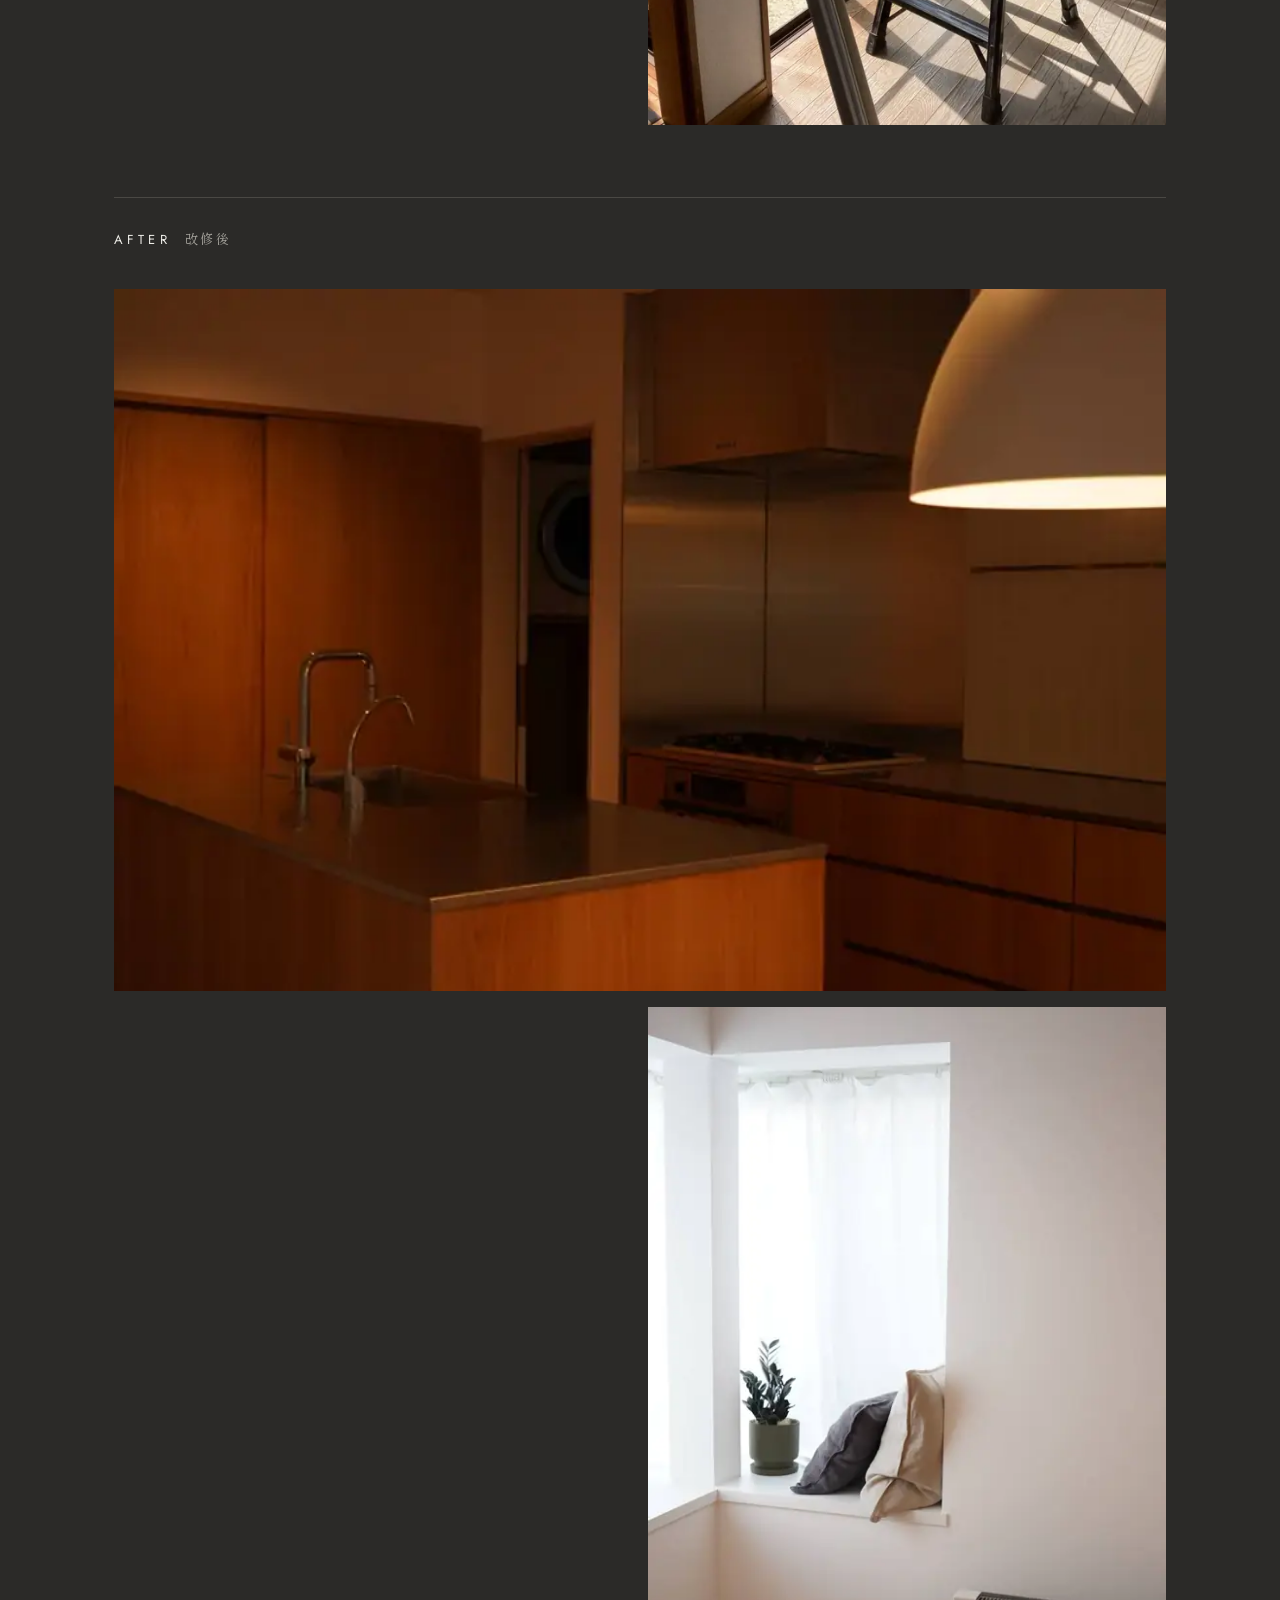
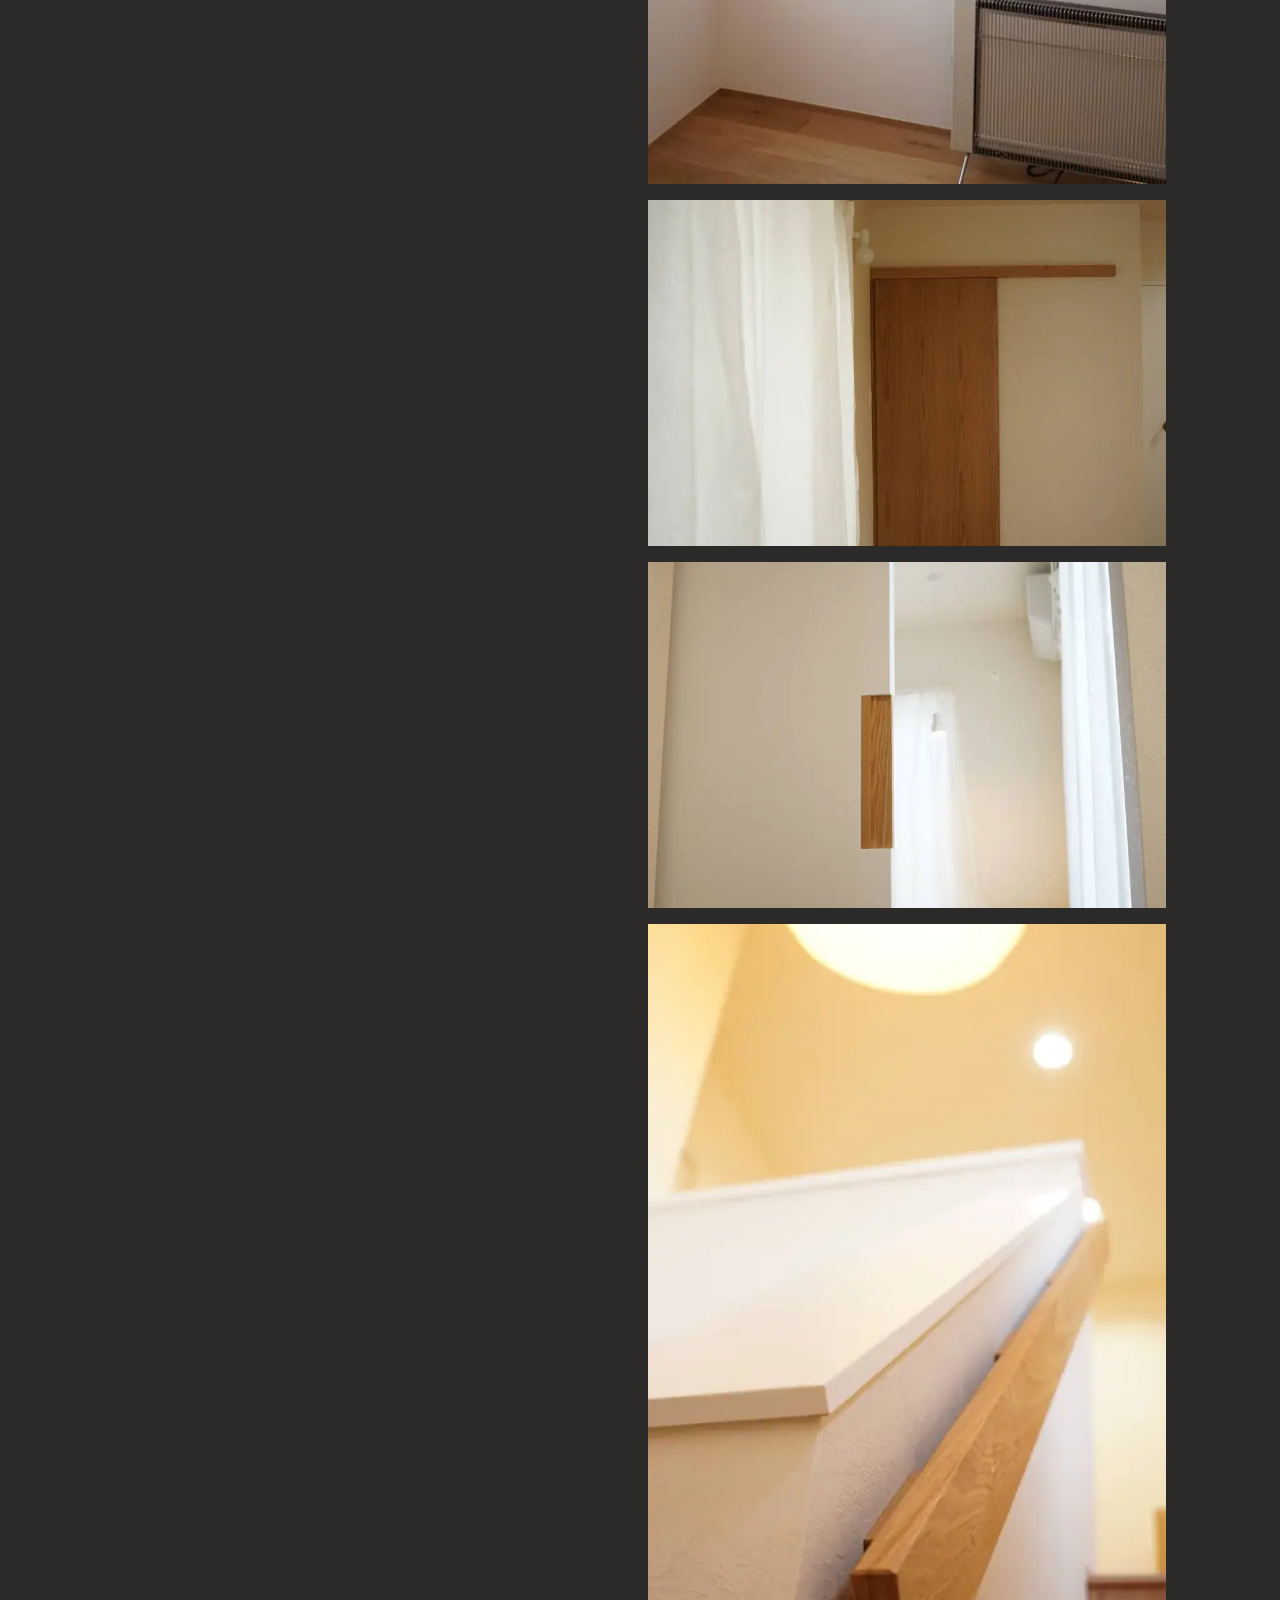
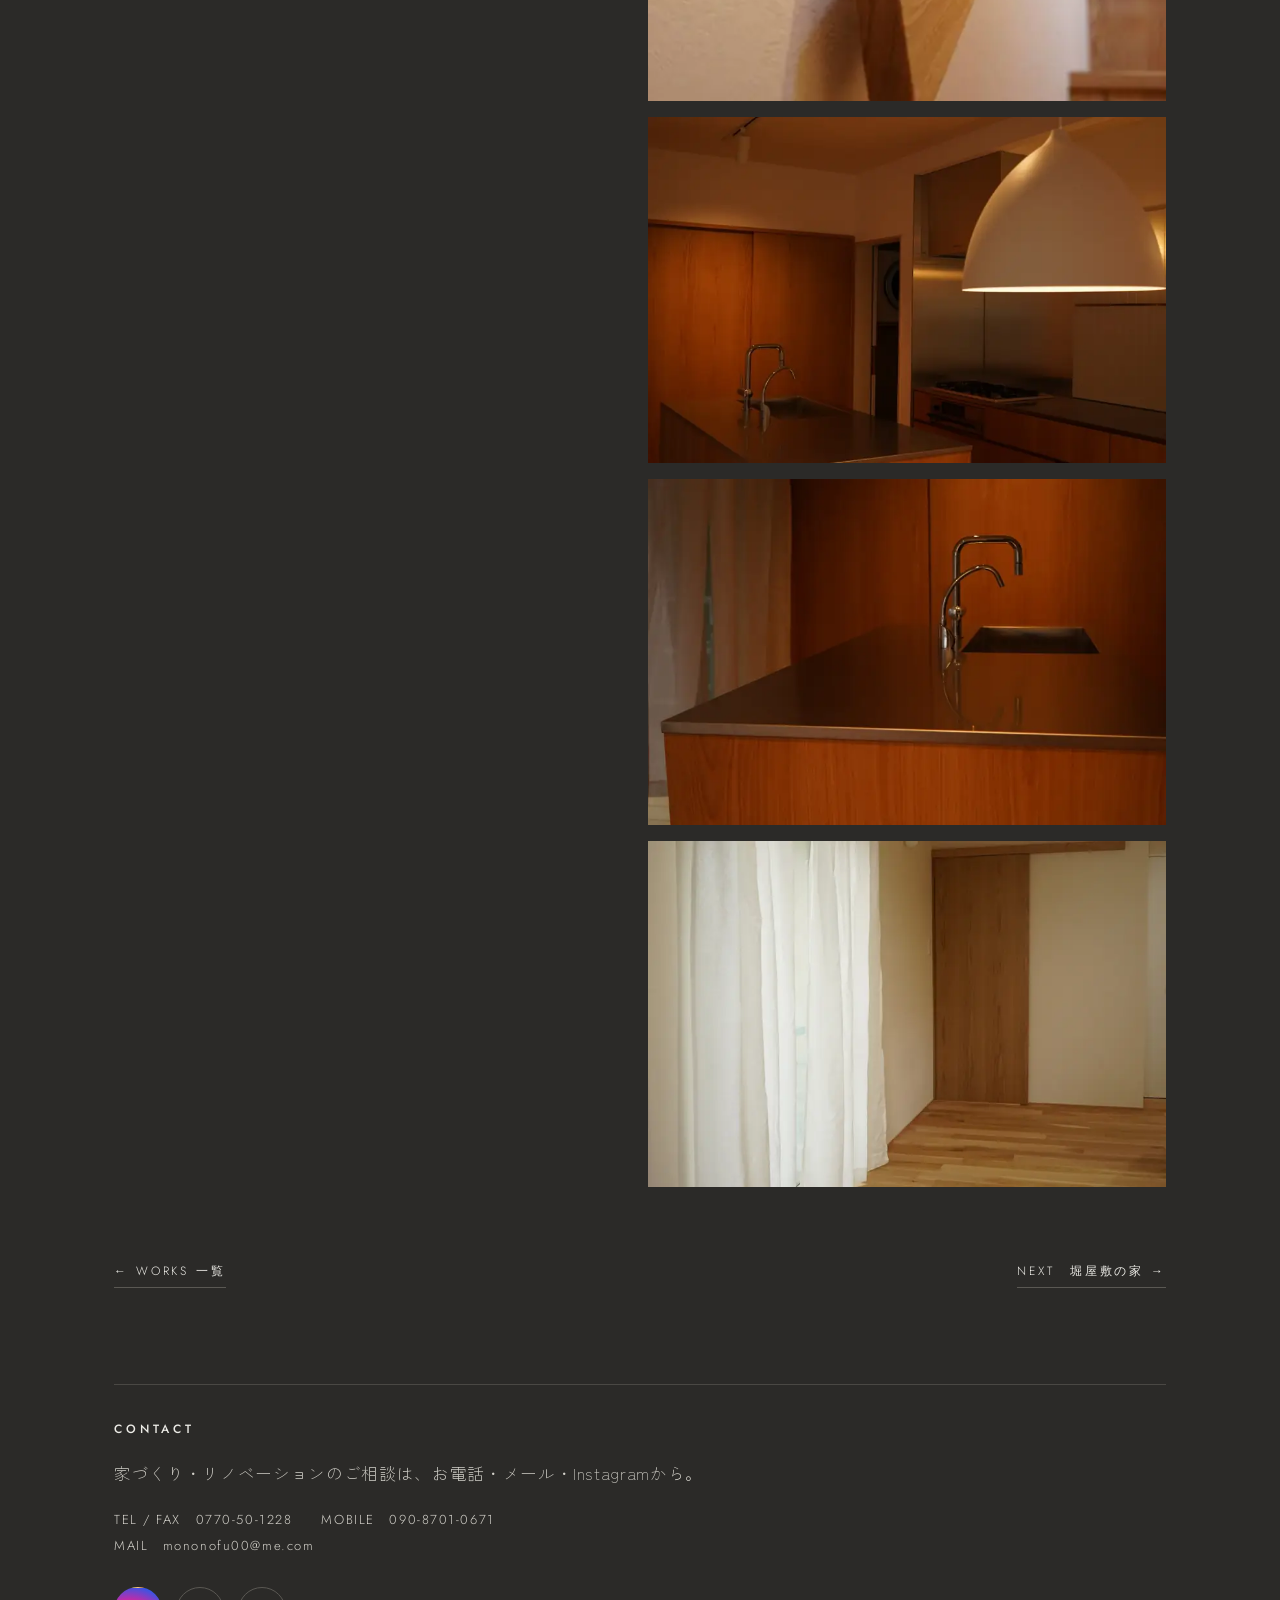
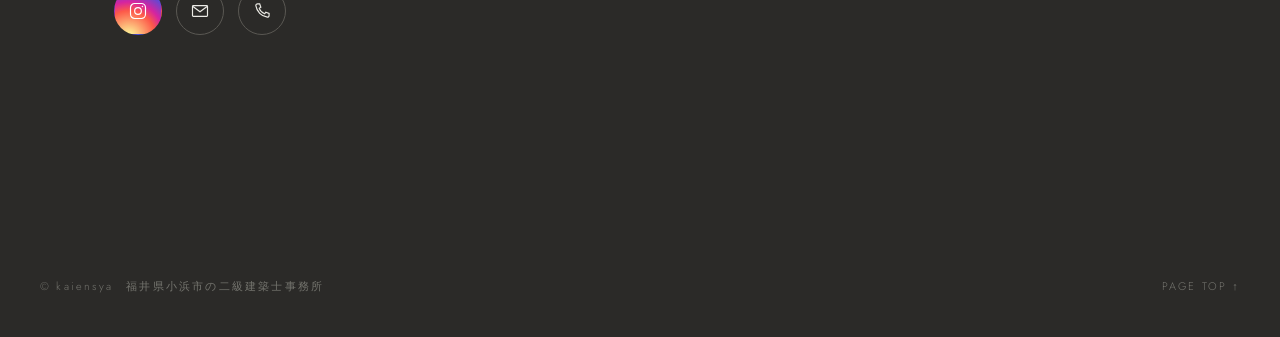
<file: works/tsuruga/index.html>
<!doctype html>
<html lang="ja">
<head>
<meta charset="utf-8">
<meta name="viewport" content="width=device-width, initial-scale=1, viewport-fit=cover">
<title>敦賀の改修｜敦賀市の築30年 中古住宅 リノベーション｜kaiensya</title>
<meta name="description" content="敦賀の改修（敦賀市）。築30年の中古住宅を、家ごとリノベーション。細部まで施主さんと連日打ち合わせを重ね、当初の姿が想像できないほどの改修になりました。…　福井県小浜市の二級建築士事務所 kaiensya の施工事例。">
<link rel="canonical" href="https://kaiensya.com/works/tsuruga/">
<meta property="og:type" content="article">
<meta property="og:site_name" content="kaiensya">
<meta property="og:title" content="敦賀の改修｜敦賀市の築30年 中古住宅 リノベーション｜kaiensya">
<meta property="og:description" content="敦賀の改修（敦賀市）。築30年の中古住宅を、家ごとリノベーション。細部まで施主さんと連日打ち合わせを重ね、当初の姿が想像できないほどの改修になりました。…　福井県小浜市の二級建築士事務所 kaiensya の施工事例。">
<meta property="og:url" content="https://kaiensya.com/works/tsuruga/">
<meta property="og:image" content="https://kaiensya.com/img/tsuruga/01.jpg">
<meta property="og:locale" content="ja_JP">
<meta name="twitter:card" content="summary_large_image">
<meta name="theme-color" content="#f8f8f6">
<link rel="icon" href="/favicon.svg" type="image/svg+xml">
<link rel="preconnect" href="https://fonts.googleapis.com">
<link rel="preconnect" href="https://fonts.gstatic.com" crossorigin>
<link rel="stylesheet" href="https://fonts.googleapis.com/css2?family=Jost:wght@300;400;500&family=Shippori+Mincho:wght@400;500&family=Zen+Kaku+Gothic+New:wght@300;400&display=swap">
<link rel="stylesheet" href="/assets/style.css?v=26">
<script type="application/ld+json">{"@context": "https://schema.org", "@type": "CreativeWork", "name": "敦賀の改修", "alternateName": "RE PROJECT TSURUGA", "description": "築30年の中古住宅を、家ごとリノベーション。細部まで施主さんと連日打ち合わせを重ね、当初の姿が想像できないほどの改修になりました。", "url": "https://kaiensya.com/works/tsuruga/", "inLanguage": "ja", "image": ["https://kaiensya.com/img/tsuruga/01.jpg", "https://kaiensya.com/img/tsuruga/02.jpg", "https://kaiensya.com/img/tsuruga/03.jpg", "https://kaiensya.com/img/tsuruga/04.jpg", "https://kaiensya.com/img/tsuruga/05.jpg"], "creator": {"@id": "https://kaiensya.com/#org"}, "genre": "改修", "locationCreated": {"@type": "Place", "name": "福井県敦賀市"}}</script><script type="application/ld+json">{"@context": "https://schema.org", "@type": "BreadcrumbList", "itemListElement": [{"@type": "ListItem", "position": 1, "name": "kaiensya", "item": "https://kaiensya.com/"}, {"@type": "ListItem", "position": 2, "name": "施工事例", "item": "https://kaiensya.com/#works"}, {"@type": "ListItem", "position": 3, "name": "敦賀の改修", "item": "https://kaiensya.com/works/tsuruga/"}]}</script>
</head>
<body class="workpage">
<header id="hdr">
  <div class="wrap">
    <a class="logo" href="/">KAIENSYA</a>
    <nav aria-label="メニュー">
      <a href="/#works">WORKS</a>
      <a class="opt" href="/#flow">FLOW</a>
      <a class="opt" href="/#profile">PROFILE</a>
      <a href="/#contact">CONTACT</a>
    </nav>
  </div>
</header>
<main class="d-body">
  <nav class="crumbs" aria-label="現在地"><a href="/">KAIENSYA</a> / <a href="/#works">WORKS</a> / <span>敦賀の改修</span></nav>
  <div class="d-title">
    <div>
      <p class="en">RE PROJECT TSURUGA</p>
      <h1>敦賀の改修</h1>
    </div>
    <div>
      <p>築30年の中古住宅を、家ごとリノベーション。細部まで施主さんと連日打ち合わせを重ね、当初の姿が想像できないほどの改修になりました。</p>
      <dl class="d-data"><dt>CATEGORY</dt><dd>改修</dd><dt>WHERE</dt><dd>敦賀市</dd><dt>WHEN</dt><dd>2023年7月–10月</dd><dt>PHOTOS</dt><dd>12枚</dd></dl>
    </div>
  </div>
  <div class="d-photos"><h2 class="ba">BEFORE<span>改修前</span></h2><picture><source type="image/webp" srcset="/img/tsuruga/06-800.webp?v=26 800w, /img/tsuruga/06-1600.webp?v=26 1600w" sizes="(min-width: 640px) 50vw, 100vw"><img src="/img/tsuruga/06.jpg?v=26" width="1200" height="1600" alt="敦賀の改修 改修前 写真6（敦賀市・kaiensya施工）" loading="eager" decoding="async" fetchpriority="high"></picture><picture><source type="image/webp" srcset="/img/tsuruga/07-800.webp?v=26 800w, /img/tsuruga/07-1600.webp?v=26 1600w" sizes="(min-width: 640px) 50vw, 100vw"><img src="/img/tsuruga/07.jpg?v=26" width="1200" height="1600" alt="敦賀の改修 改修前 写真7（敦賀市・kaiensya施工）" loading="lazy" decoding="async"></picture><picture><source type="image/webp" srcset="/img/tsuruga/08-800.webp?v=26 800w, /img/tsuruga/08-1600.webp?v=26 1600w" sizes="(min-width: 640px) 50vw, 100vw"><img src="/img/tsuruga/08.jpg?v=26" width="1200" height="1600" alt="敦賀の改修 改修前 写真8（敦賀市・kaiensya施工）" loading="lazy" decoding="async"></picture><picture><source type="image/webp" srcset="/img/tsuruga/09-800.webp?v=26 800w, /img/tsuruga/09-1600.webp?v=26 1600w" sizes="(min-width: 640px) 50vw, 100vw"><img src="/img/tsuruga/09.jpg?v=26" width="1200" height="1600" alt="敦賀の改修 改修前 写真9（敦賀市・kaiensya施工）" loading="lazy" decoding="async"></picture><h2 class="ba after">AFTER<span>改修後</span></h2><picture><source type="image/webp" srcset="/img/tsuruga/01-800.webp?v=26 800w, /img/tsuruga/01-1600.webp?v=26 1600w" sizes="(min-width: 640px) 50vw, 100vw"><img src="/img/tsuruga/01.jpg?v=26" width="1600" height="1067" alt="敦賀の改修 改修後 写真1（敦賀市・kaiensya施工）" loading="lazy" decoding="async" class="wide"></picture><picture><source type="image/webp" srcset="/img/tsuruga/02-800.webp?v=26 800w, /img/tsuruga/02-1600.webp?v=26 1600w" sizes="(min-width: 640px) 50vw, 100vw"><img src="/img/tsuruga/02.jpg?v=26" width="1067" height="1600" alt="敦賀の改修 改修後 写真2（敦賀市・kaiensya施工）" loading="lazy" decoding="async"></picture><picture><source type="image/webp" srcset="/img/tsuruga/03-800.webp?v=26 800w, /img/tsuruga/03-1600.webp?v=26 1600w" sizes="(min-width: 640px) 50vw, 100vw"><img src="/img/tsuruga/03.jpg?v=26" width="1600" height="1067" alt="敦賀の改修 改修後 写真3（敦賀市・kaiensya施工）" loading="lazy" decoding="async"></picture><picture><source type="image/webp" srcset="/img/tsuruga/04-800.webp?v=26 800w, /img/tsuruga/04-1600.webp?v=26 1600w" sizes="(min-width: 640px) 50vw, 100vw"><img src="/img/tsuruga/04.jpg?v=26" width="1600" height="1067" alt="敦賀の改修 改修後 写真4（敦賀市・kaiensya施工）" loading="lazy" decoding="async"></picture><picture><source type="image/webp" srcset="/img/tsuruga/05-800.webp?v=26 800w, /img/tsuruga/05-1600.webp?v=26 1600w" sizes="(min-width: 640px) 50vw, 100vw"><img src="/img/tsuruga/05.jpg?v=26" width="1067" height="1600" alt="敦賀の改修 改修後 写真5（敦賀市・kaiensya施工）" loading="lazy" decoding="async"></picture><picture><source type="image/webp" srcset="/img/tsuruga/10-800.webp?v=26 800w, /img/tsuruga/10-1600.webp?v=26 1600w" sizes="(min-width: 640px) 50vw, 100vw"><img src="/img/tsuruga/10.jpg?v=26" width="1600" height="1067" alt="敦賀の改修 改修後 写真10（敦賀市・kaiensya施工）" loading="lazy" decoding="async"></picture><picture><source type="image/webp" srcset="/img/tsuruga/11-800.webp?v=26 800w, /img/tsuruga/11-1600.webp?v=26 1600w" sizes="(min-width: 640px) 50vw, 100vw"><img src="/img/tsuruga/11.jpg?v=26" width="1600" height="1067" alt="敦賀の改修 改修後 写真11（敦賀市・kaiensya施工）" loading="lazy" decoding="async"></picture><picture><source type="image/webp" srcset="/img/tsuruga/12-800.webp?v=26 800w, /img/tsuruga/12-1600.webp?v=26 1600w" sizes="(min-width: 640px) 50vw, 100vw"><img src="/img/tsuruga/12.jpg?v=26" width="1600" height="1067" alt="敦賀の改修 改修後 写真12（敦賀市・kaiensya施工）" loading="lazy" decoding="async"></picture></div>
  <div class="d-next"><a href="/#works">← WORKS 一覧</a><a href="/works/horiyashiki/">NEXT　堀屋敷の家 →</a></div>
  <aside class="d-contact">
    <p class="label">CONTACT</p>
    <p>家づくり・リノベーションのご相談は、お電話・メール・Instagramから。</p>
    <p class="tel">TEL / FAX　<a href="tel:0770501228">0770-50-1228</a>　　MOBILE　<a href="tel:09087010671">090-8701-0671</a><br>MAIL　<a href="mailto:mononofu00@me.com">mononofu00@me.com</a></p>
    <div class="links"><a class="ig" href="https://www.instagram.com/kaiensya/" target="_blank" rel="noopener" aria-label="Instagram @kaiensya"><svg viewBox="0 0 24 24" width="20" height="20" fill="none" stroke="currentColor" stroke-width="1.4" aria-hidden="true"><rect x="3" y="3" width="18" height="18" rx="5"/><circle cx="12" cy="12" r="4"/><circle cx="17.3" cy="6.7" r=".9" fill="currentColor" stroke="none"/></svg></a><a href="mailto:mononofu00@me.com" aria-label="メールを送る mononofu00@me.com"><svg viewBox="0 0 24 24" width="20" height="20" fill="none" stroke="currentColor" stroke-width="1.4" aria-hidden="true"><rect x="3" y="5.5" width="18" height="13" rx="1"/><path d="M3.5 6.5 12 13l8.5-6.5"/></svg></a><a href="tel:09087010671" aria-label="携帯に電話する 090-8701-0671"><svg viewBox="0 0 24 24" width="20" height="20" fill="none" stroke="currentColor" stroke-width="1.4" aria-hidden="true"><path d="M6.6 3.5h2.6l1.4 4-1.9 1.3a11 11 0 0 0 6.5 6.5l1.3-1.9 4 1.4v2.6a2 2 0 0 1-2.1 2A16.5 16.5 0 0 1 4.6 5.6a2 2 0 0 1 2-2.1Z"/></svg></a></div>
  </aside>
</main>
<footer>
  <div class="wrap"><span>© kaiensya　福井県小浜市の二級建築士事務所</span><a href="#" style="text-decoration:none">PAGE TOP ↑</a></div>
</footer>
</body>
</html>
</file>
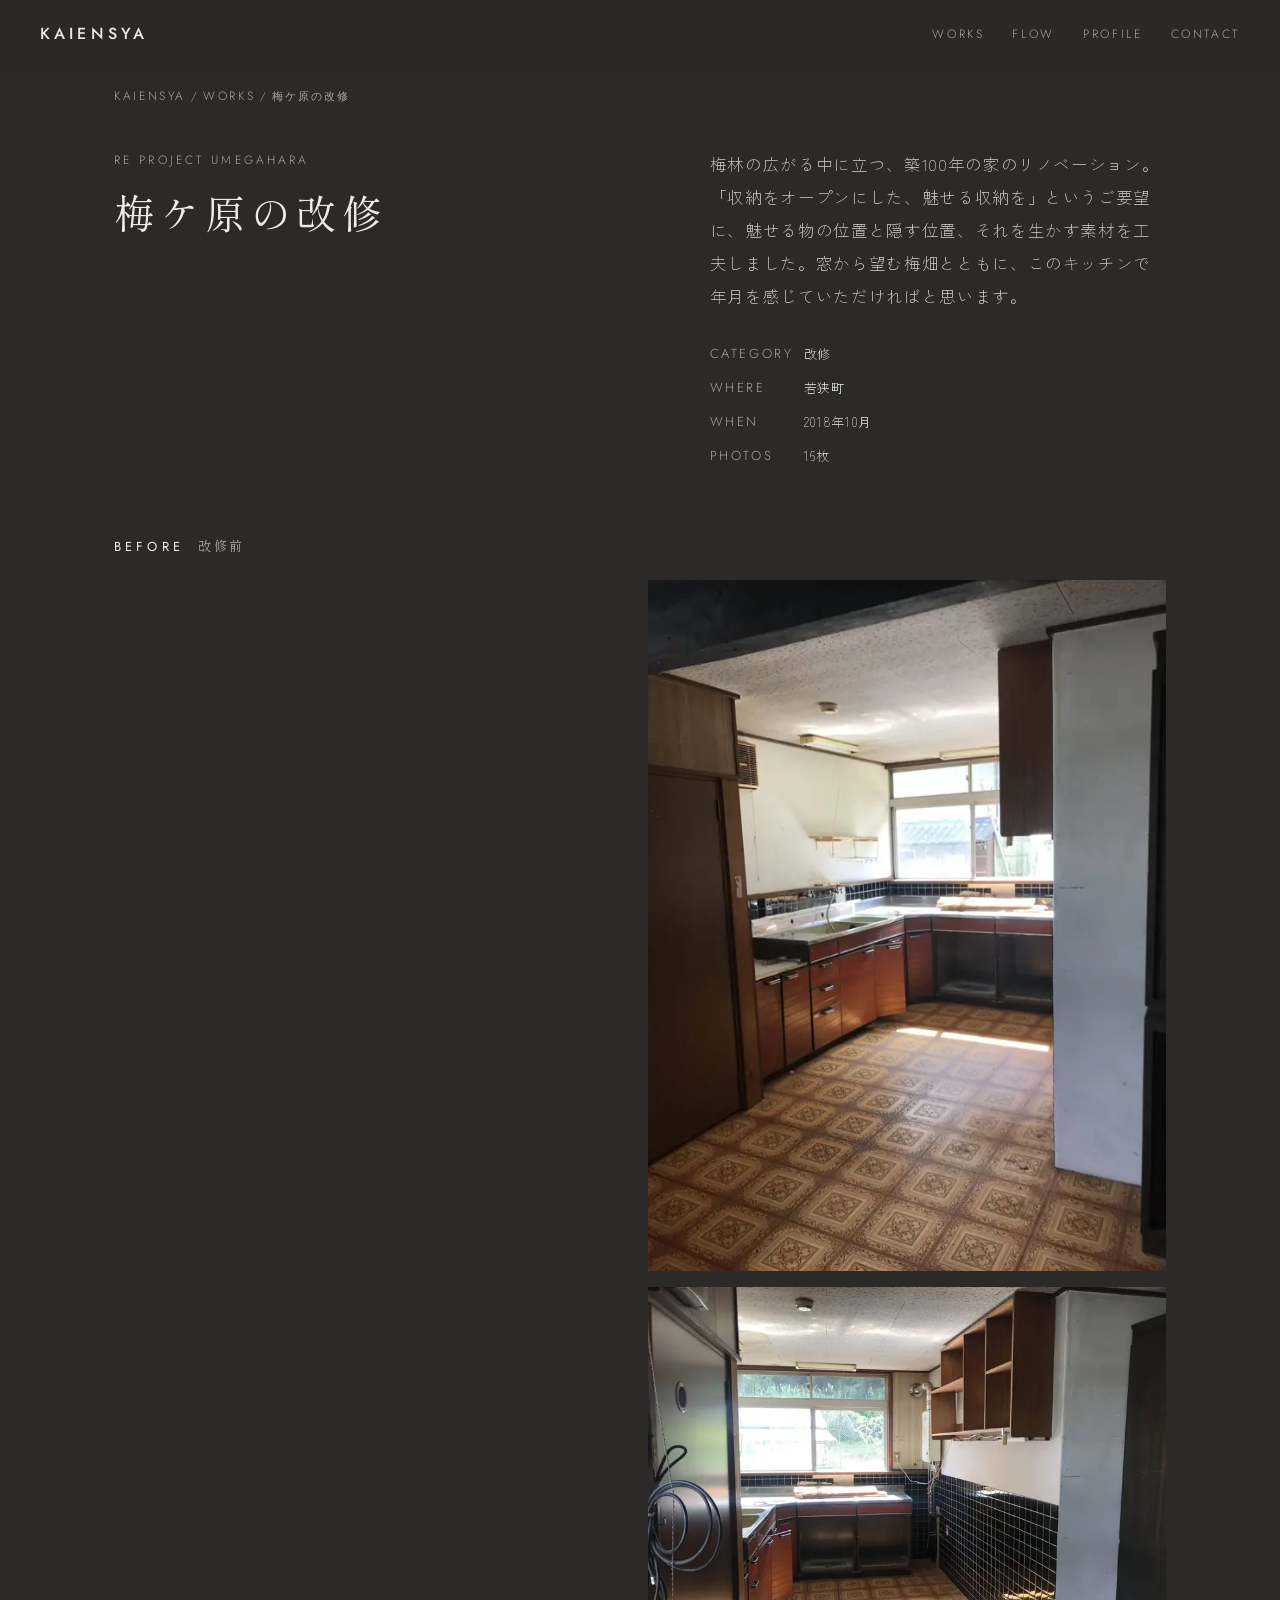
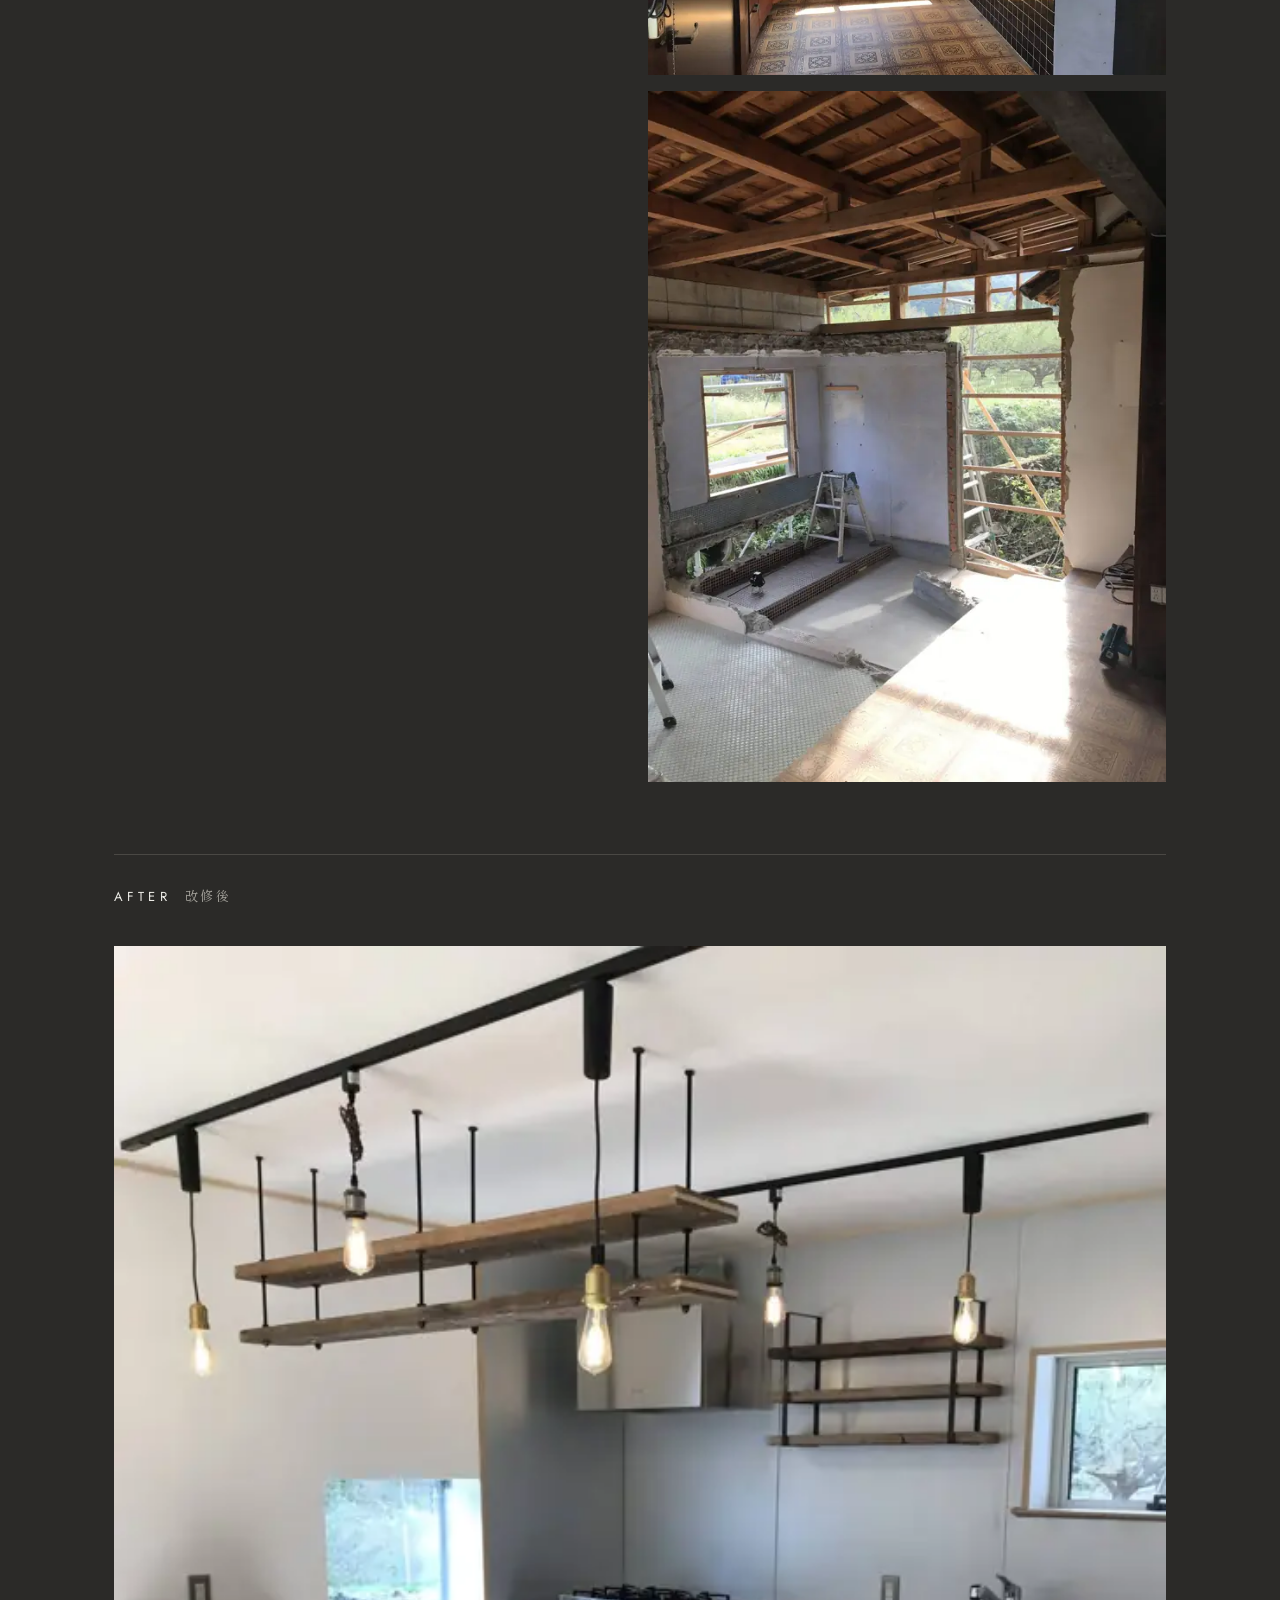
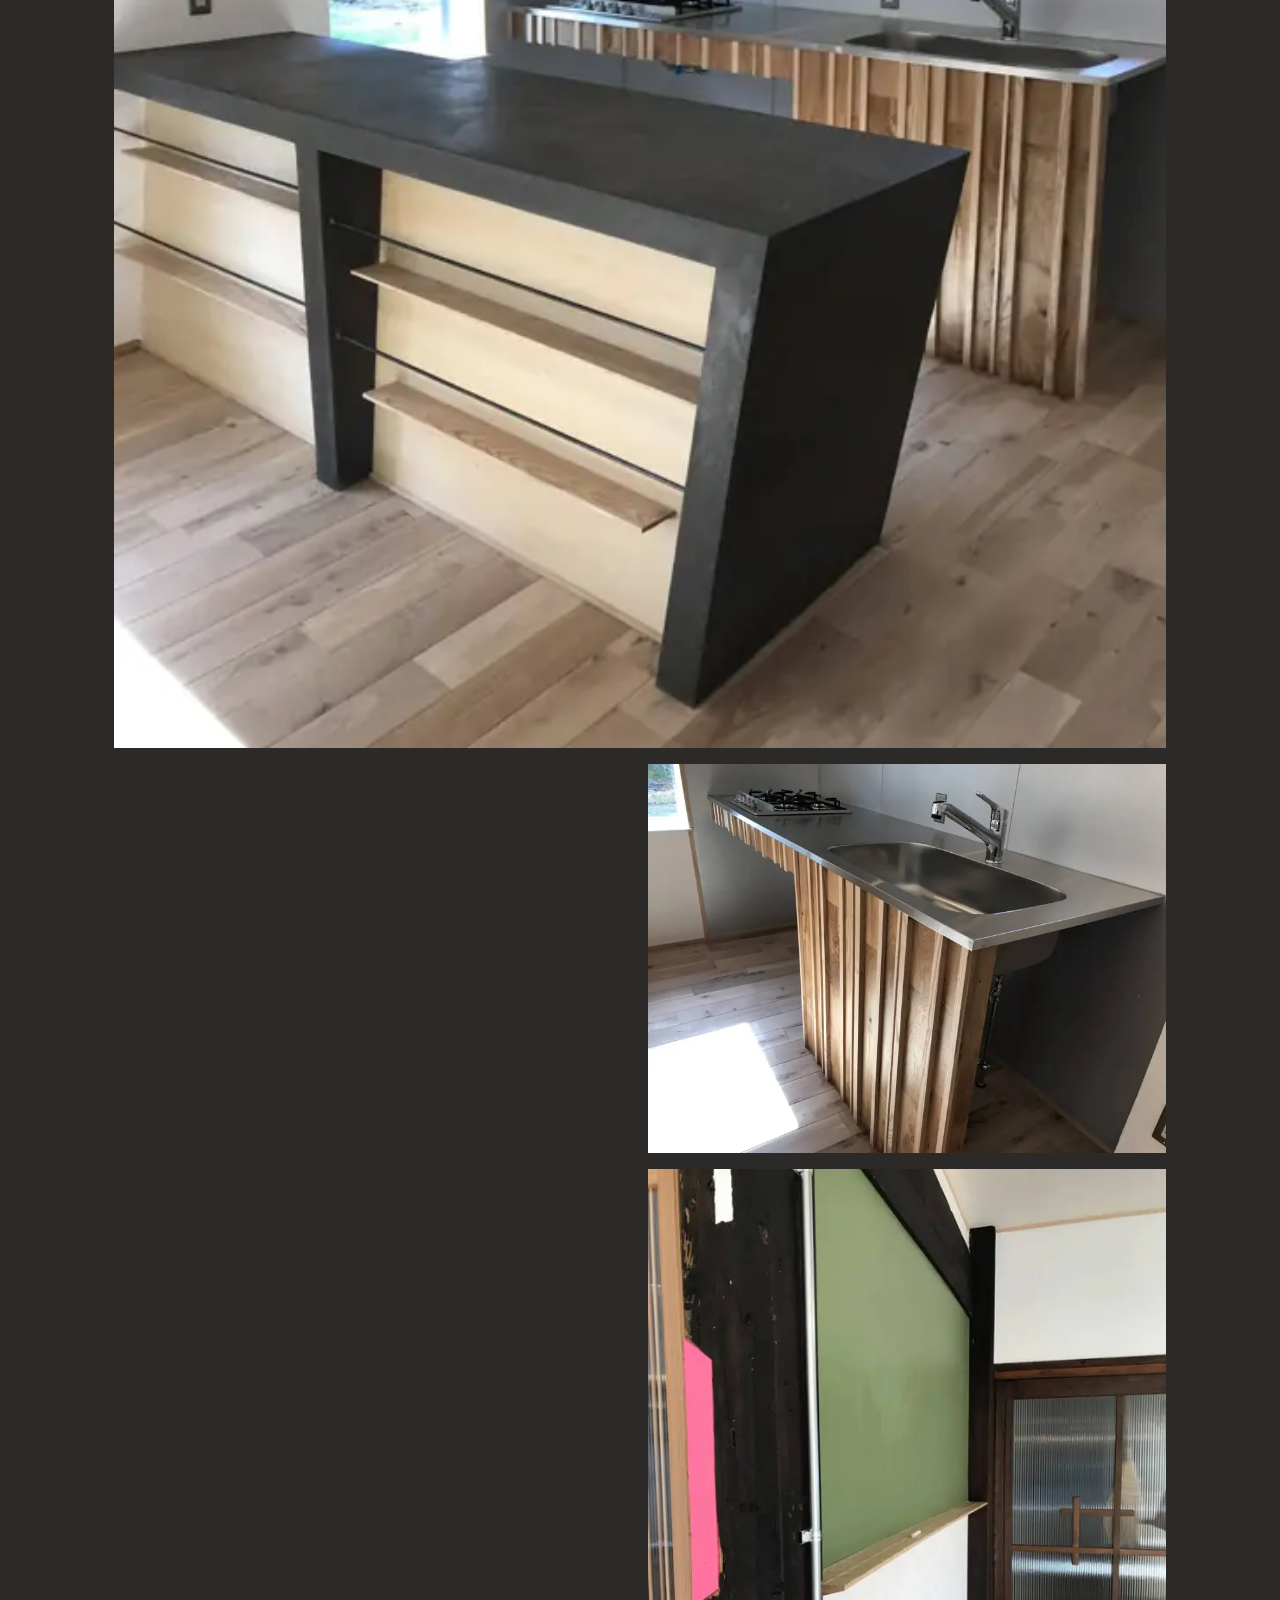
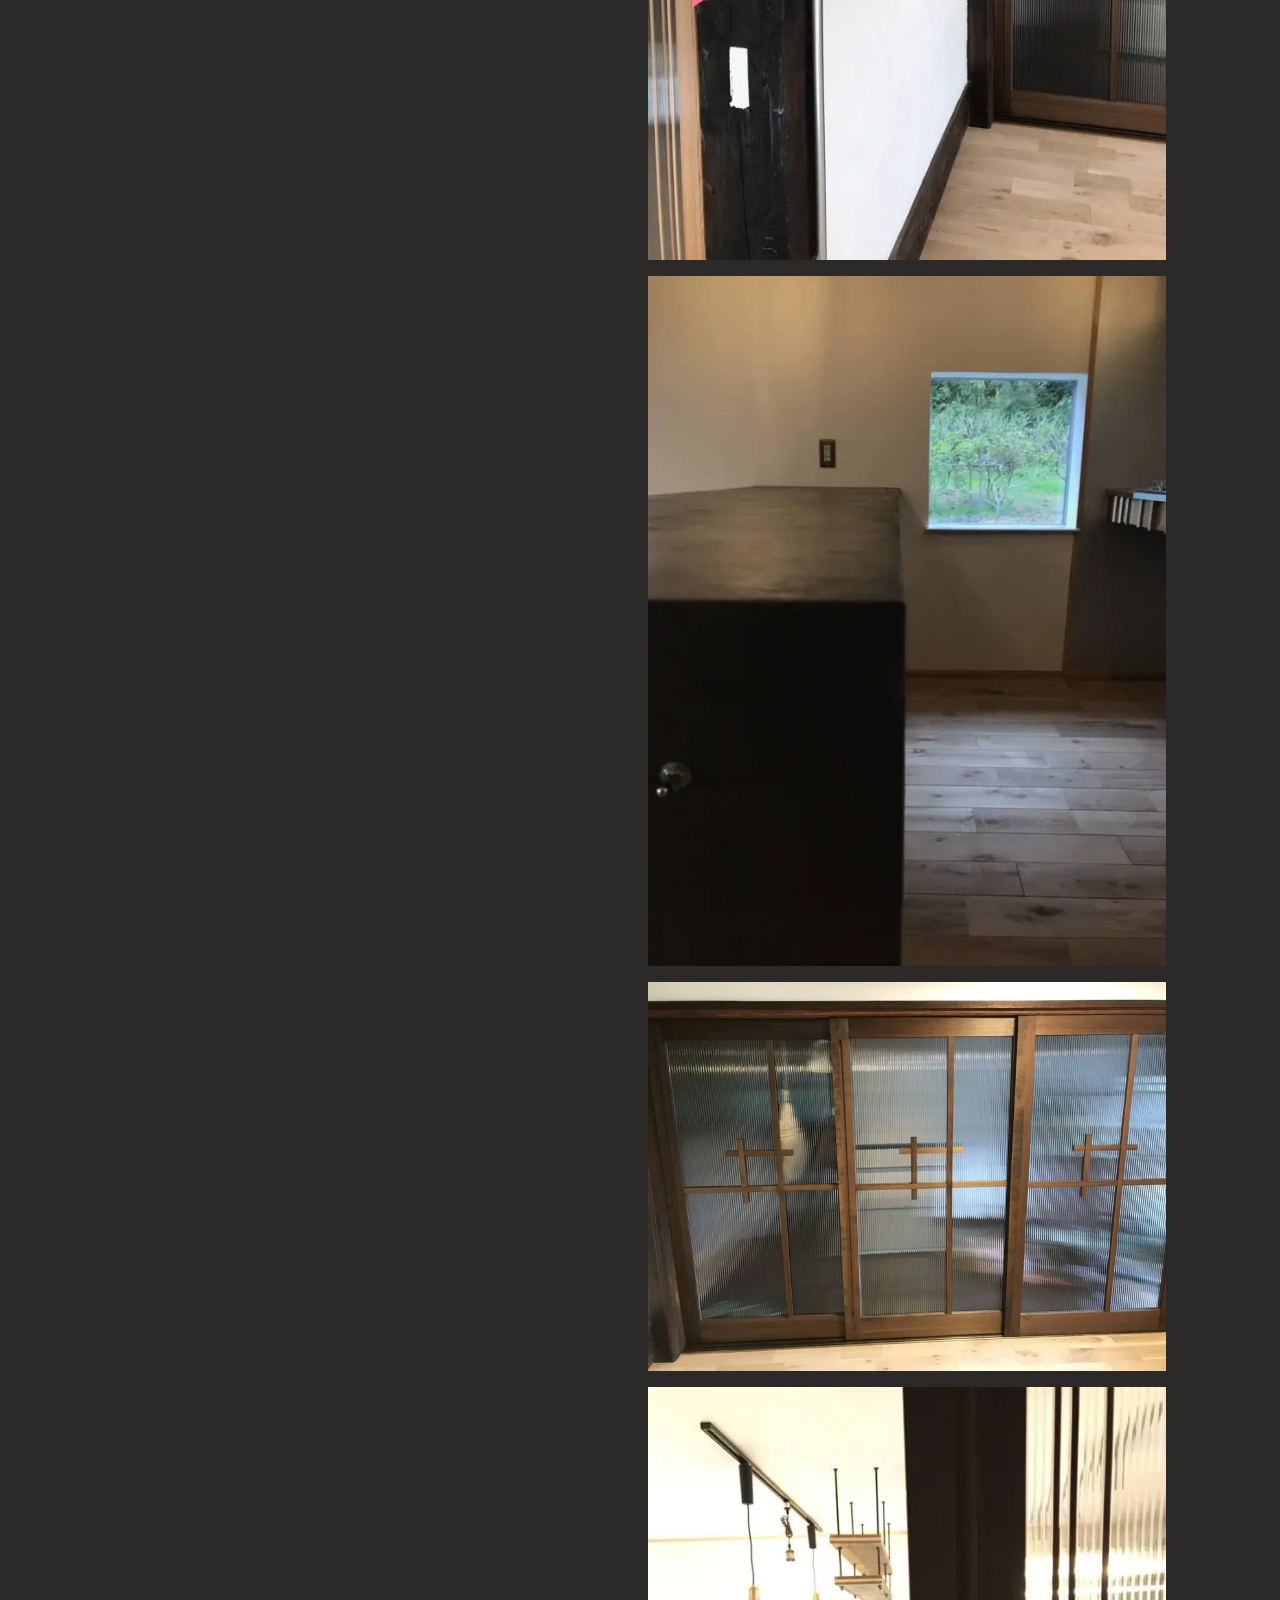
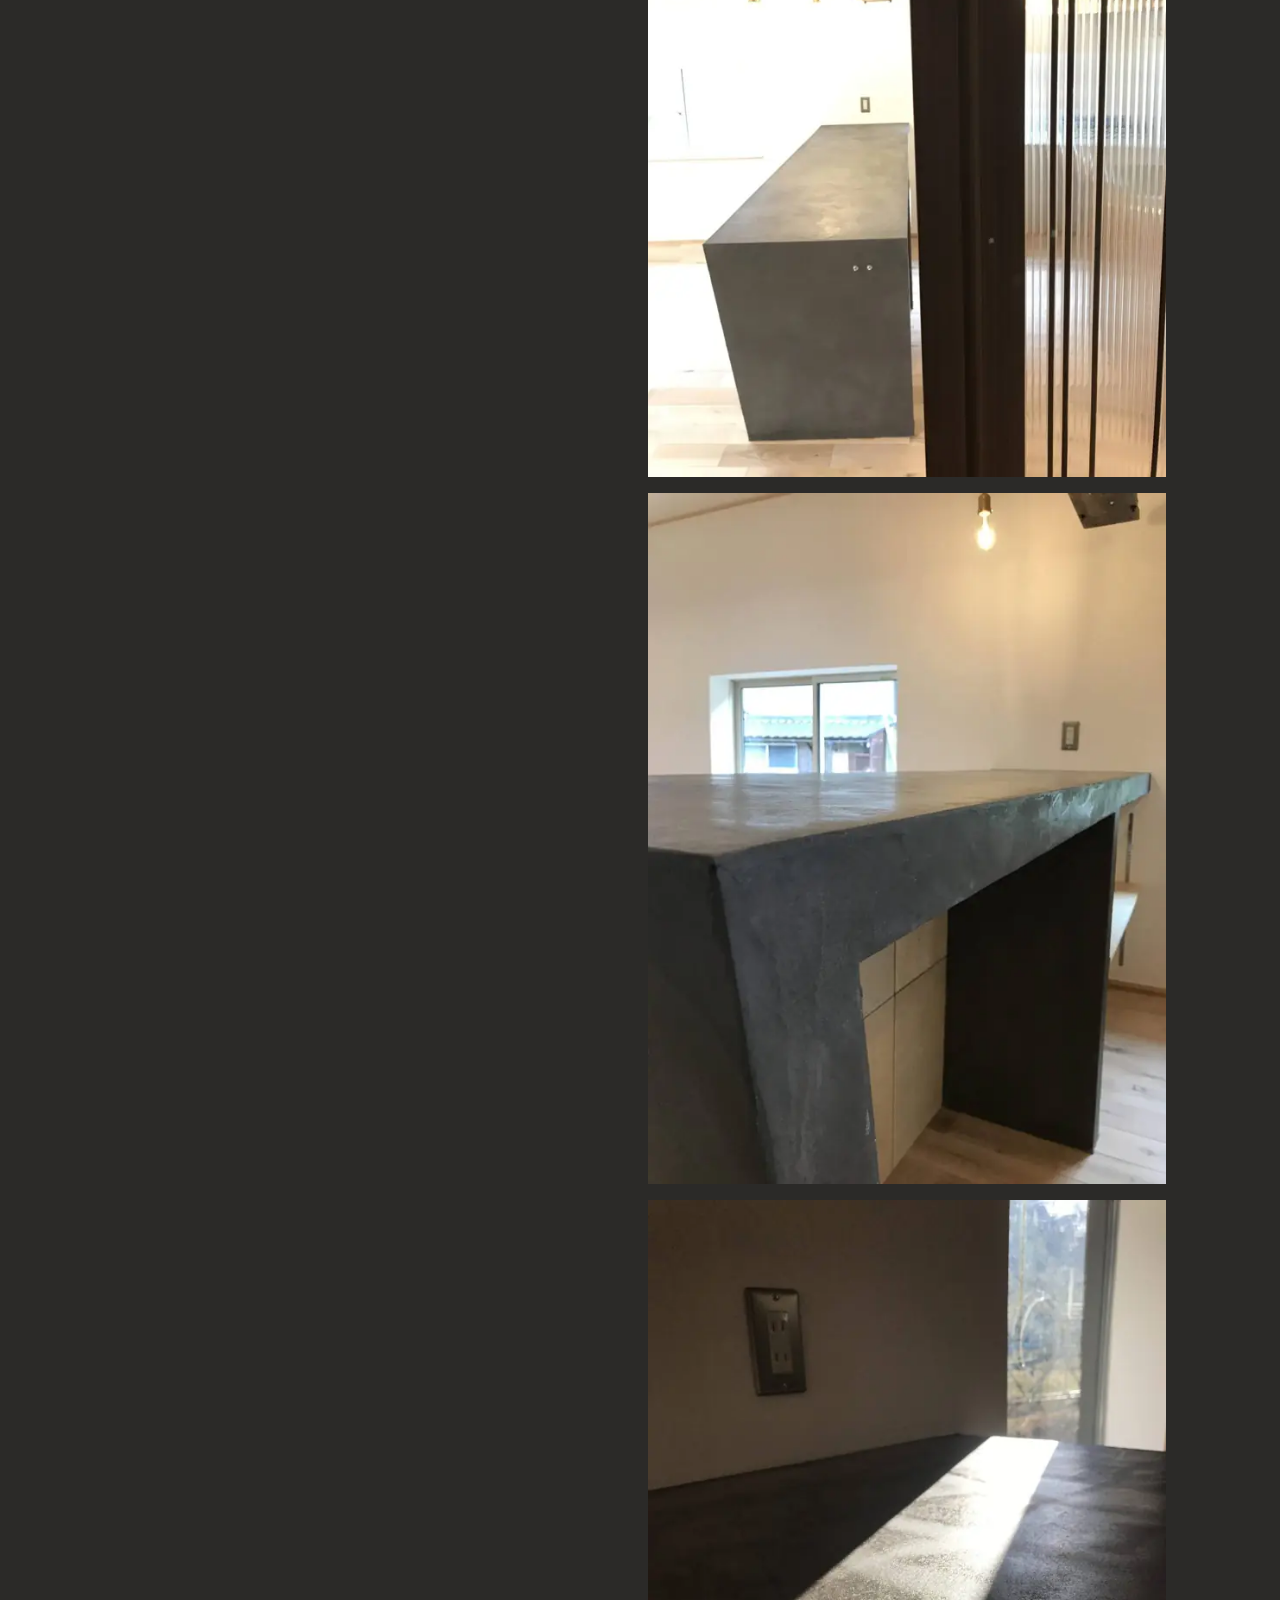
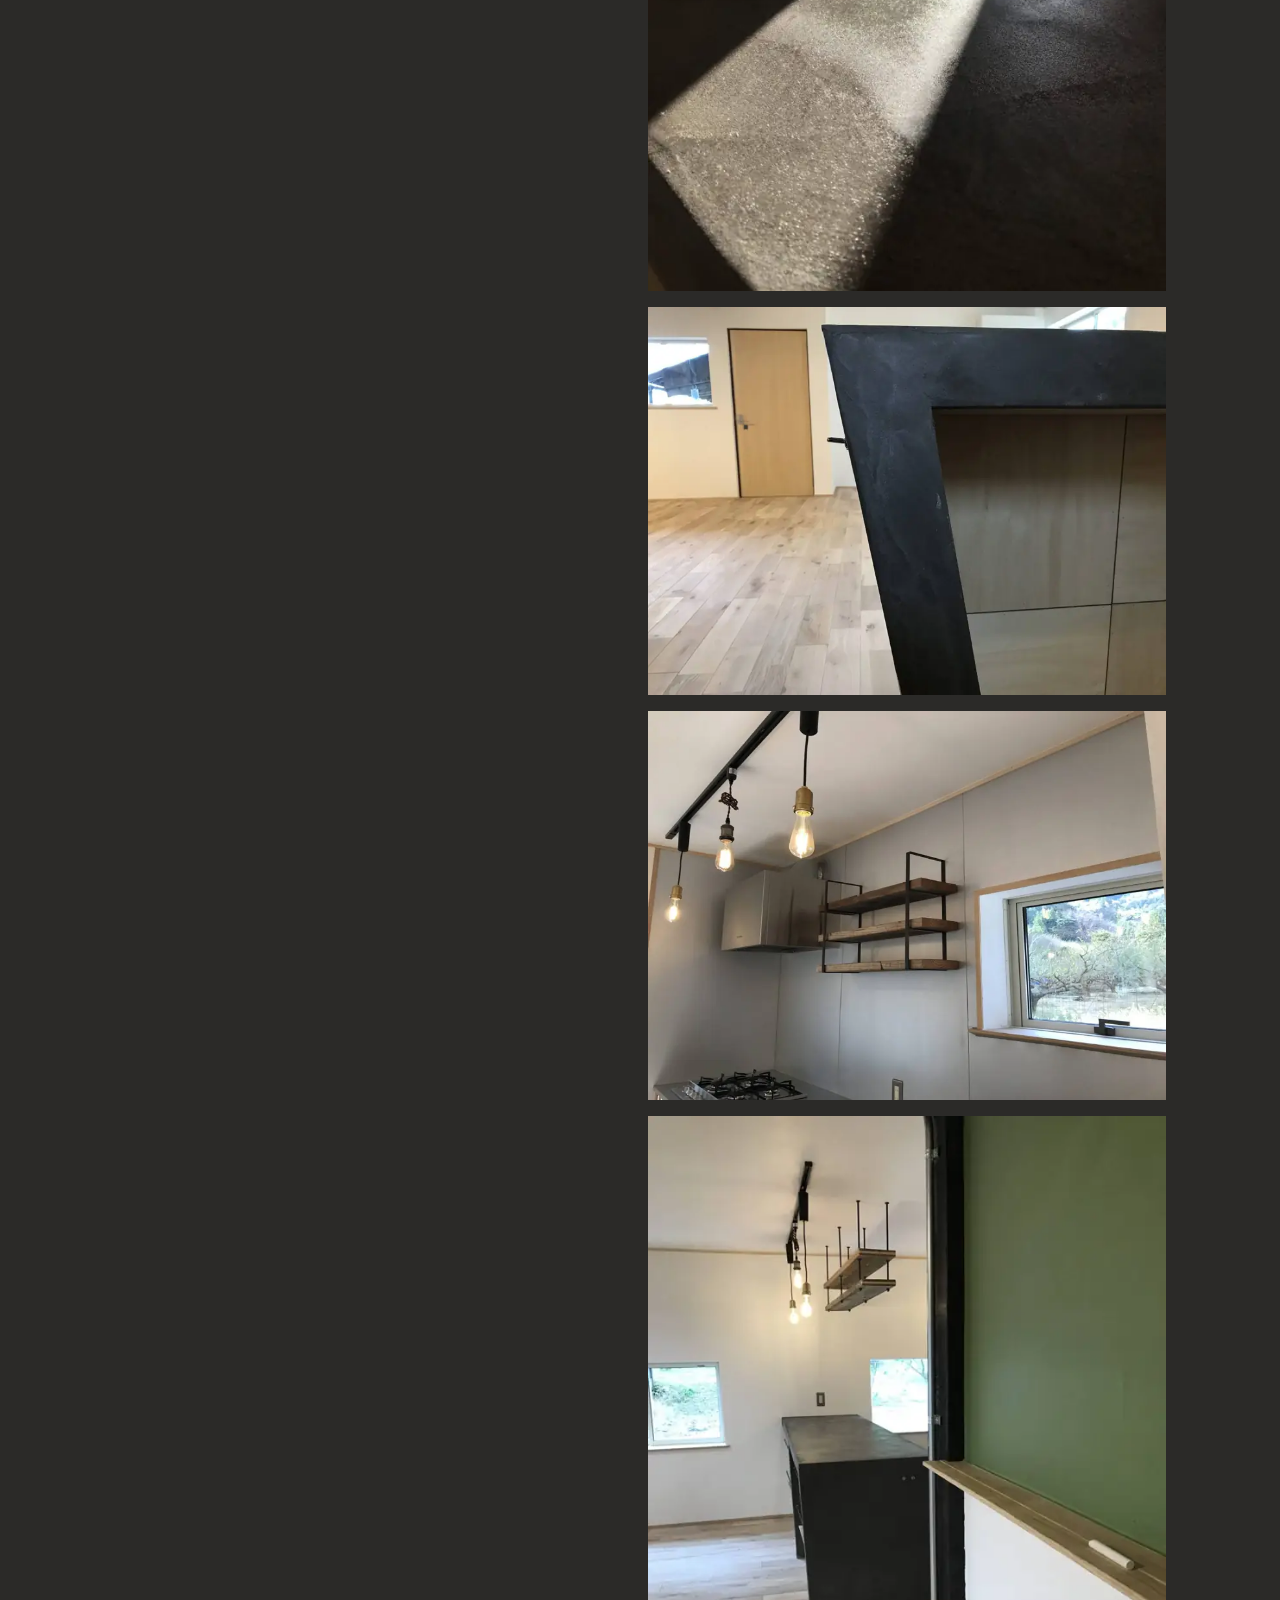
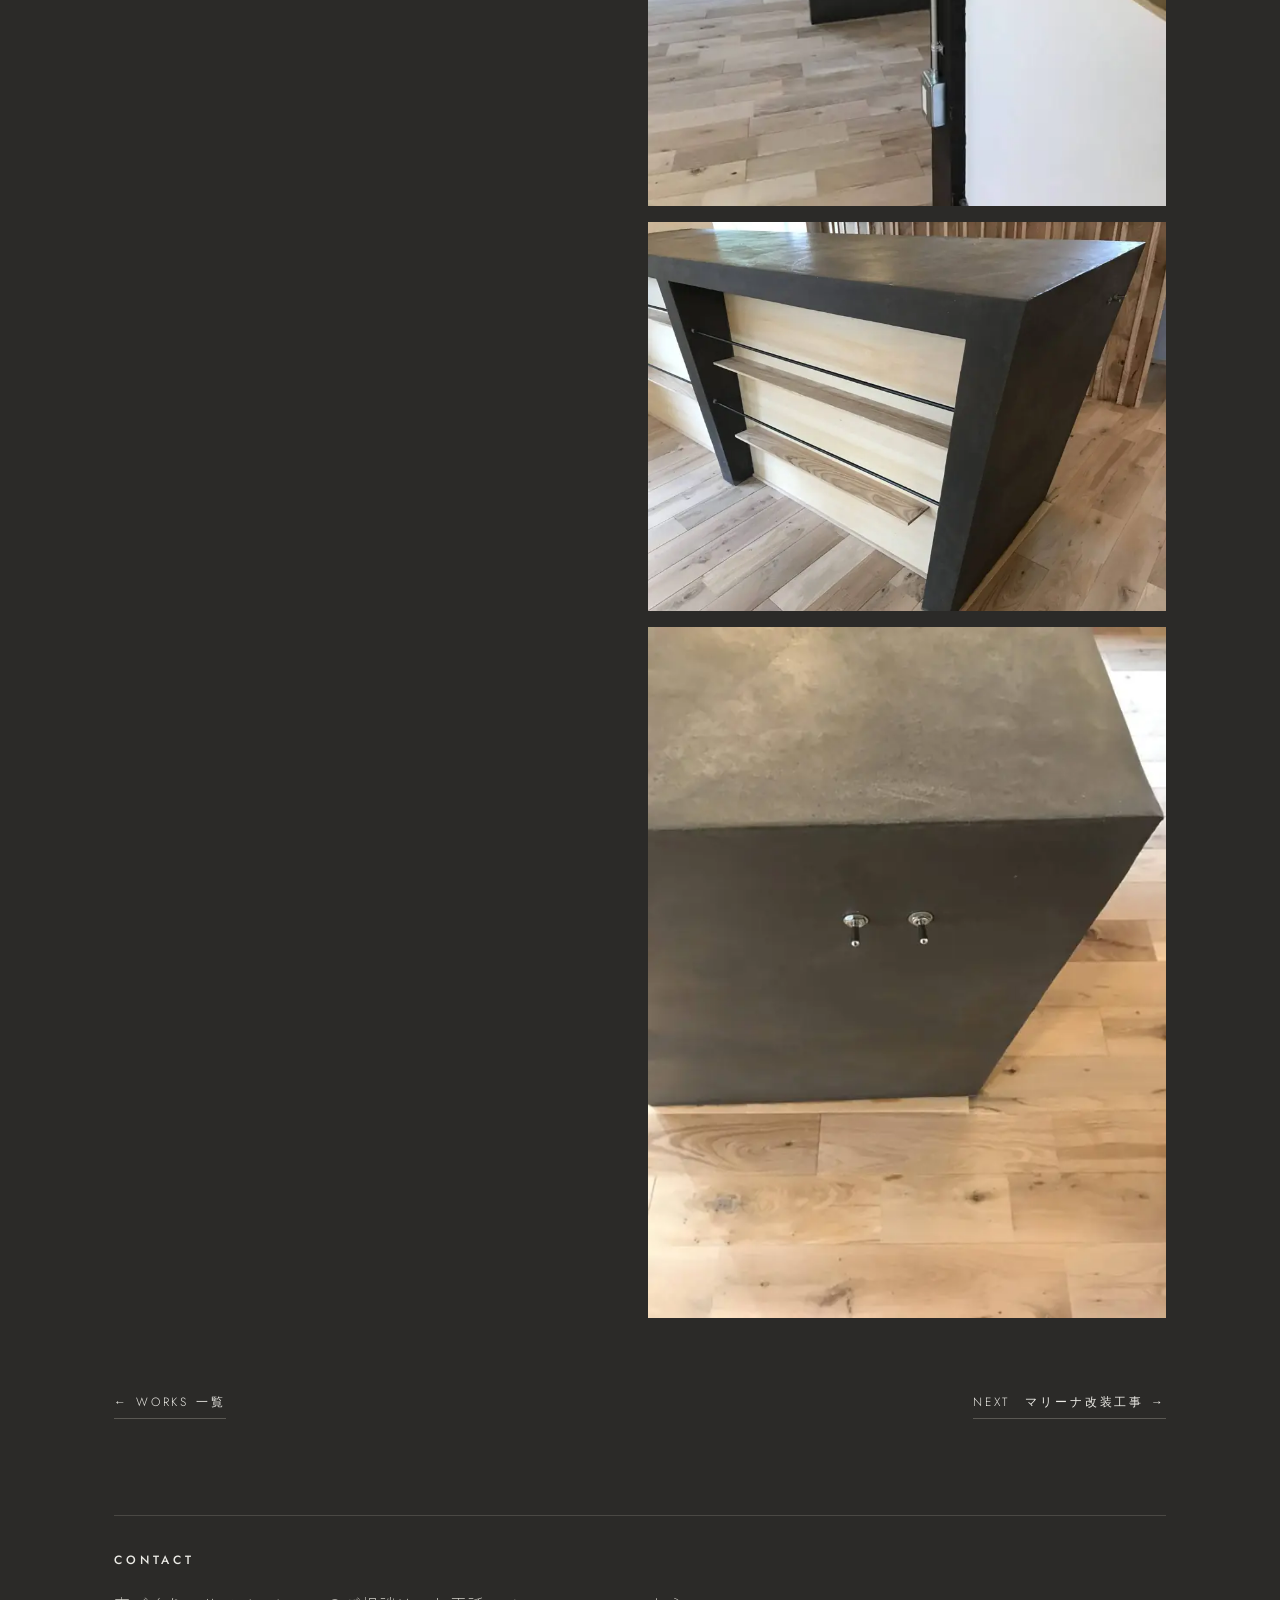
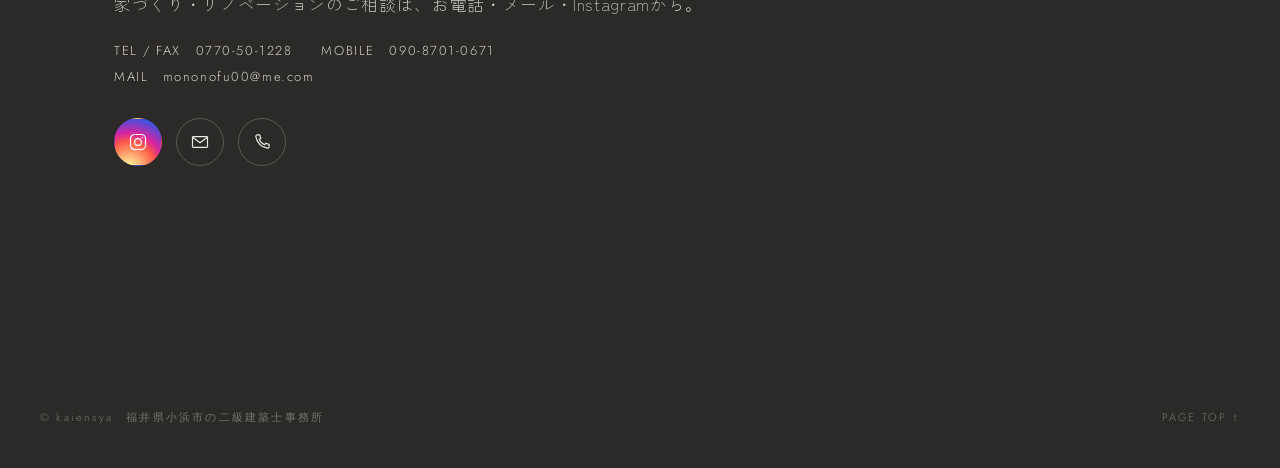
<file: works/umegahara/index.html>
<!doctype html>
<html lang="ja">
<head>
<meta charset="utf-8">
<meta name="viewport" content="width=device-width, initial-scale=1, viewport-fit=cover">
<title>梅ケ原の改修｜若狭町の築100年 古民家 リノベーション｜kaiensya</title>
<meta name="description" content="梅ケ原の改修（若狭町）。梅林の広がる中に立つ、築100年の家のリノベーション。「収納をオープンにした、魅せる収納を」というご要望に、魅せる物の位置と隠す位置、それを生かす素材を工夫しま…　福井県小浜市の二級建築士事務所 kaiensya の施工事例。">
<link rel="canonical" href="https://kaiensya.com/works/umegahara/">
<meta property="og:type" content="article">
<meta property="og:site_name" content="kaiensya">
<meta property="og:title" content="梅ケ原の改修｜若狭町の築100年 古民家 リノベーション｜kaiensya">
<meta property="og:description" content="梅ケ原の改修（若狭町）。梅林の広がる中に立つ、築100年の家のリノベーション。「収納をオープンにした、魅せる収納を」というご要望に、魅せる物の位置と隠す位置、それを生かす素材を工夫しま…　福井県小浜市の二級建築士事務所 kaiensya の施工事例。">
<meta property="og:url" content="https://kaiensya.com/works/umegahara/">
<meta property="og:image" content="https://kaiensya.com/img/umegahara/01.jpg">
<meta property="og:locale" content="ja_JP">
<meta name="twitter:card" content="summary_large_image">
<meta name="theme-color" content="#f8f8f6">
<link rel="icon" href="/favicon.svg" type="image/svg+xml">
<link rel="preconnect" href="https://fonts.googleapis.com">
<link rel="preconnect" href="https://fonts.gstatic.com" crossorigin>
<link rel="stylesheet" href="https://fonts.googleapis.com/css2?family=Jost:wght@300;400;500&family=Shippori+Mincho:wght@400;500&family=Zen+Kaku+Gothic+New:wght@300;400&display=swap">
<link rel="stylesheet" href="/assets/style.css?v=26">
<script type="application/ld+json">{"@context": "https://schema.org", "@type": "CreativeWork", "name": "梅ケ原の改修", "alternateName": "RE PROJECT UMEGAHARA", "description": "梅林の広がる中に立つ、築100年の家のリノベーション。「収納をオープンにした、魅せる収納を」というご要望に、魅せる物の位置と隠す位置、それを生かす素材を工夫しました。窓から望む梅畑とともに、このキッチンで年月を感じていただければと思います。", "url": "https://kaiensya.com/works/umegahara/", "inLanguage": "ja", "image": ["https://kaiensya.com/img/umegahara/01.jpg", "https://kaiensya.com/img/umegahara/02.jpg", "https://kaiensya.com/img/umegahara/03.jpg", "https://kaiensya.com/img/umegahara/04.jpg", "https://kaiensya.com/img/umegahara/05.jpg"], "creator": {"@id": "https://kaiensya.com/#org"}, "genre": "改修", "locationCreated": {"@type": "Place", "name": "福井県若狭町"}}</script><script type="application/ld+json">{"@context": "https://schema.org", "@type": "BreadcrumbList", "itemListElement": [{"@type": "ListItem", "position": 1, "name": "kaiensya", "item": "https://kaiensya.com/"}, {"@type": "ListItem", "position": 2, "name": "施工事例", "item": "https://kaiensya.com/#works"}, {"@type": "ListItem", "position": 3, "name": "梅ケ原の改修", "item": "https://kaiensya.com/works/umegahara/"}]}</script>
</head>
<body class="workpage">
<header id="hdr">
  <div class="wrap">
    <a class="logo" href="/">KAIENSYA</a>
    <nav aria-label="メニュー">
      <a href="/#works">WORKS</a>
      <a class="opt" href="/#flow">FLOW</a>
      <a class="opt" href="/#profile">PROFILE</a>
      <a href="/#contact">CONTACT</a>
    </nav>
  </div>
</header>
<main class="d-body">
  <nav class="crumbs" aria-label="現在地"><a href="/">KAIENSYA</a> / <a href="/#works">WORKS</a> / <span>梅ケ原の改修</span></nav>
  <div class="d-title">
    <div>
      <p class="en">RE PROJECT UMEGAHARA</p>
      <h1>梅ケ原の改修</h1>
    </div>
    <div>
      <p>梅林の広がる中に立つ、築100年の家のリノベーション。「収納をオープンにした、魅せる収納を」というご要望に、魅せる物の位置と隠す位置、それを生かす素材を工夫しました。窓から望む梅畑とともに、このキッチンで年月を感じていただければと思います。</p>
      <dl class="d-data"><dt>CATEGORY</dt><dd>改修</dd><dt>WHERE</dt><dd>若狭町</dd><dt>WHEN</dt><dd>2018年10月</dd><dt>PHOTOS</dt><dd>16枚</dd></dl>
    </div>
  </div>
  <div class="d-photos"><h2 class="ba">BEFORE<span>改修前</span></h2><picture><source type="image/webp" srcset="/img/umegahara/04-800.webp?v=26 800w, /img/umegahara/04-1600.webp?v=26 1600w" sizes="(min-width: 640px) 50vw, 100vw"><img src="/img/umegahara/04.jpg?v=26" width="1200" height="1600" alt="梅ケ原の改修 改修前 写真4（若狭町・kaiensya施工）" loading="eager" decoding="async" fetchpriority="high"></picture><picture><source type="image/webp" srcset="/img/umegahara/11-800.webp?v=26 800w, /img/umegahara/11-1600.webp?v=26 1600w" sizes="(min-width: 640px) 50vw, 100vw"><img src="/img/umegahara/11.jpg?v=26" width="1600" height="1200" alt="梅ケ原の改修 改修前 写真11（若狭町・kaiensya施工）" loading="lazy" decoding="async"></picture><picture><source type="image/webp" srcset="/img/umegahara/15-800.webp?v=26 800w, /img/umegahara/15-1600.webp?v=26 1600w" sizes="(min-width: 640px) 50vw, 100vw"><img src="/img/umegahara/15.jpg?v=26" width="1200" height="1600" alt="梅ケ原の改修 改修前 写真15（若狭町・kaiensya施工）" loading="lazy" decoding="async"></picture><h2 class="ba after">AFTER<span>改修後</span></h2><picture><source type="image/webp" srcset="/img/umegahara/12-800.webp?v=26 800w, /img/umegahara/12-1600.webp?v=26 1600w" sizes="(min-width: 640px) 50vw, 100vw"><img src="/img/umegahara/12.jpg?v=26" width="1200" height="1600" alt="梅ケ原の改修 改修後 写真12（若狭町・kaiensya施工）" loading="lazy" decoding="async" class="wide"></picture><picture><source type="image/webp" srcset="/img/umegahara/01-800.webp?v=26 800w, /img/umegahara/01-1600.webp?v=26 1600w" sizes="(min-width: 640px) 50vw, 100vw"><img src="/img/umegahara/01.jpg?v=26" width="1600" height="1200" alt="梅ケ原の改修 改修後 写真1（若狭町・kaiensya施工）" loading="lazy" decoding="async"></picture><picture><source type="image/webp" srcset="/img/umegahara/02-800.webp?v=26 800w, /img/umegahara/02-1600.webp?v=26 1600w" sizes="(min-width: 640px) 50vw, 100vw"><img src="/img/umegahara/02.jpg?v=26" width="1200" height="1600" alt="梅ケ原の改修 改修後 写真2（若狭町・kaiensya施工）" loading="lazy" decoding="async"></picture><picture><source type="image/webp" srcset="/img/umegahara/03-800.webp?v=26 800w, /img/umegahara/03-1600.webp?v=26 1600w" sizes="(min-width: 640px) 50vw, 100vw"><img src="/img/umegahara/03.jpg?v=26" width="1200" height="1600" alt="梅ケ原の改修 改修後 写真3（若狭町・kaiensya施工）" loading="lazy" decoding="async"></picture><picture><source type="image/webp" srcset="/img/umegahara/05-800.webp?v=26 800w, /img/umegahara/05-1600.webp?v=26 1600w" sizes="(min-width: 640px) 50vw, 100vw"><img src="/img/umegahara/05.jpg?v=26" width="1600" height="1200" alt="梅ケ原の改修 改修後 写真5（若狭町・kaiensya施工）" loading="lazy" decoding="async"></picture><picture><source type="image/webp" srcset="/img/umegahara/06-800.webp?v=26 800w, /img/umegahara/06-1600.webp?v=26 1600w" sizes="(min-width: 640px) 50vw, 100vw"><img src="/img/umegahara/06.jpg?v=26" width="1200" height="1600" alt="梅ケ原の改修 改修後 写真6（若狭町・kaiensya施工）" loading="lazy" decoding="async"></picture><picture><source type="image/webp" srcset="/img/umegahara/07-800.webp?v=26 800w, /img/umegahara/07-1600.webp?v=26 1600w" sizes="(min-width: 640px) 50vw, 100vw"><img src="/img/umegahara/07.jpg?v=26" width="1200" height="1600" alt="梅ケ原の改修 改修後 写真7（若狭町・kaiensya施工）" loading="lazy" decoding="async"></picture><picture><source type="image/webp" srcset="/img/umegahara/08-800.webp?v=26 800w, /img/umegahara/08-1600.webp?v=26 1600w" sizes="(min-width: 640px) 50vw, 100vw"><img src="/img/umegahara/08.jpg?v=26" width="1200" height="1600" alt="梅ケ原の改修 改修後 写真8（若狭町・kaiensya施工）" loading="lazy" decoding="async"></picture><picture><source type="image/webp" srcset="/img/umegahara/09-800.webp?v=26 800w, /img/umegahara/09-1600.webp?v=26 1600w" sizes="(min-width: 640px) 50vw, 100vw"><img src="/img/umegahara/09.jpg?v=26" width="1600" height="1200" alt="梅ケ原の改修 改修後 写真9（若狭町・kaiensya施工）" loading="lazy" decoding="async"></picture><picture><source type="image/webp" srcset="/img/umegahara/10-800.webp?v=26 800w, /img/umegahara/10-1600.webp?v=26 1600w" sizes="(min-width: 640px) 50vw, 100vw"><img src="/img/umegahara/10.jpg?v=26" width="1600" height="1200" alt="梅ケ原の改修 改修後 写真10（若狭町・kaiensya施工）" loading="lazy" decoding="async"></picture><picture><source type="image/webp" srcset="/img/umegahara/13-800.webp?v=26 800w, /img/umegahara/13-1600.webp?v=26 1600w" sizes="(min-width: 640px) 50vw, 100vw"><img src="/img/umegahara/13.jpg?v=26" width="1200" height="1600" alt="梅ケ原の改修 改修後 写真13（若狭町・kaiensya施工）" loading="lazy" decoding="async"></picture><picture><source type="image/webp" srcset="/img/umegahara/14-800.webp?v=26 800w, /img/umegahara/14-1600.webp?v=26 1600w" sizes="(min-width: 640px) 50vw, 100vw"><img src="/img/umegahara/14.jpg?v=26" width="1600" height="1200" alt="梅ケ原の改修 改修後 写真14（若狭町・kaiensya施工）" loading="lazy" decoding="async"></picture><picture><source type="image/webp" srcset="/img/umegahara/16-800.webp?v=26 800w, /img/umegahara/16-1600.webp?v=26 1600w" sizes="(min-width: 640px) 50vw, 100vw"><img src="/img/umegahara/16.jpg?v=26" width="1200" height="1600" alt="梅ケ原の改修 改修後 写真16（若狭町・kaiensya施工）" loading="lazy" decoding="async"></picture></div>
  <div class="d-next"><a href="/#works">← WORKS 一覧</a><a href="/works/marina/">NEXT　マリーナ改装工事 →</a></div>
  <aside class="d-contact">
    <p class="label">CONTACT</p>
    <p>家づくり・リノベーションのご相談は、お電話・メール・Instagramから。</p>
    <p class="tel">TEL / FAX　<a href="tel:0770501228">0770-50-1228</a>　　MOBILE　<a href="tel:09087010671">090-8701-0671</a><br>MAIL　<a href="mailto:mononofu00@me.com">mononofu00@me.com</a></p>
    <div class="links"><a class="ig" href="https://www.instagram.com/kaiensya/" target="_blank" rel="noopener" aria-label="Instagram @kaiensya"><svg viewBox="0 0 24 24" width="20" height="20" fill="none" stroke="currentColor" stroke-width="1.4" aria-hidden="true"><rect x="3" y="3" width="18" height="18" rx="5"/><circle cx="12" cy="12" r="4"/><circle cx="17.3" cy="6.7" r=".9" fill="currentColor" stroke="none"/></svg></a><a href="mailto:mononofu00@me.com" aria-label="メールを送る mononofu00@me.com"><svg viewBox="0 0 24 24" width="20" height="20" fill="none" stroke="currentColor" stroke-width="1.4" aria-hidden="true"><rect x="3" y="5.5" width="18" height="13" rx="1"/><path d="M3.5 6.5 12 13l8.5-6.5"/></svg></a><a href="tel:09087010671" aria-label="携帯に電話する 090-8701-0671"><svg viewBox="0 0 24 24" width="20" height="20" fill="none" stroke="currentColor" stroke-width="1.4" aria-hidden="true"><path d="M6.6 3.5h2.6l1.4 4-1.9 1.3a11 11 0 0 0 6.5 6.5l1.3-1.9 4 1.4v2.6a2 2 0 0 1-2.1 2A16.5 16.5 0 0 1 4.6 5.6a2 2 0 0 1 2-2.1Z"/></svg></a></div>
  </aside>
</main>
<footer>
  <div class="wrap"><span>© kaiensya　福井県小浜市の二級建築士事務所</span><a href="#" style="text-decoration:none">PAGE TOP ↑</a></div>
</footer>
</body>
</html>
</file>
<file: assets/style.css>
/* Layout: 写真が主役の1ページ。開くと事例写真→言葉→事例の一覧（種類で絞り込み）→依頼の流れ→経歴→連絡先。事例は全画面で写真を縦に送る */
:root {
  --paper: #f8f8f6;      /* 紙。漆喰の白 */
  --ink: #1d1d1b;        /* 墨 */
  --ash: #74746e;        /* 灰。補足の文字 */
  --line: #deded8;       /* 罫 */
  --yakisugi: #2b2a28;   /* 焼杉。詳細画面の地 */
  --sugi: #9c7a55;       /* 杉。唯一の差し色 */
  --f-latin: "Jost", "Helvetica Neue", Arial, sans-serif;
  --f-mincho: "Shippori Mincho", "Hiragino Mincho ProN", "Yu Mincho", serif;
  --f-body: "Zen Kaku Gothic New", "Hiragino Sans", "Yu Gothic", sans-serif;
  color-scheme: light;
}
* { box-sizing: border-box; }
html { scroll-behavior: smooth; }
@media (prefers-reduced-motion: reduce) { html { scroll-behavior: auto; } }
body {
  margin: 0; background: var(--paper); color: var(--ink);
  font-family: var(--f-body); font-weight: 300; font-size: 15.5px; line-height: 2; letter-spacing: .04em;
}
body::before { content: ""; position: fixed; inset: 0 0 auto; height: env(safe-area-inset-top, 0px); z-index: 30; background: var(--paper); }
a { color: inherit; }
img { display: block; max-width: 100%; }
.wrap { max-width: 1240px; margin: 0 auto; padding-left: max(20px, env(safe-area-inset-left, 0px)); padding-right: max(20px, env(safe-area-inset-right, 0px)); }

/* ヘッダー */
header {
  position: sticky; top: env(safe-area-inset-top, 0px); z-index: 20;
  background: color-mix(in srgb, var(--paper) 92%, transparent); backdrop-filter: blur(6px);
}
header .wrap { display: flex; align-items: center; justify-content: space-between; padding-block: 18px; gap: 16px; }
.logo { font-family: var(--f-latin); font-weight: 500; font-size: 17.5px; letter-spacing: .26em; text-decoration: none; }
nav { display: flex; gap: 18px; flex-wrap: wrap; justify-content: flex-end; }
nav a.opt { display: none; }
nav a { font-family: var(--f-latin); font-size: 13px; letter-spacing: .22em; text-decoration: none; color: var(--ash); }
nav a:hover, nav a:focus-visible { color: var(--ink); }
:focus-visible { outline: 1px solid var(--sugi); outline-offset: 4px; }

/* 冒頭のロゴ：平面図の通り芯の交点に、kaiensya の8文字を据える */
.intro { min-height: calc(100svh - 64px); display: grid; place-items: center; align-content: center; gap: 28px; padding-block: 24px 64px; position: relative; }
.mark { width: min(78vw, 440px); height: auto; overflow: visible; }
.mark .axis { stroke: var(--line); stroke-width: .8; stroke-dasharray: 6 3 1 3; fill: none; }
.mark .bub { fill: var(--paper); stroke: var(--ash); stroke-width: .7; }
.mark .bubt { font-family: var(--f-latin); font-size: 7.5px; fill: var(--ash); letter-spacing: .02em; }
.mark .ch { font-family: var(--f-latin); font-weight: 500; font-size: 46px; fill: var(--ink); }
.mark .sub { font-family: var(--f-latin); font-size: 9.5px; letter-spacing: .26em; fill: var(--ink); }
.mark .dot { fill: var(--sugi); }
.intro-ja { font-family: var(--f-mincho); font-size: 14.5px; letter-spacing: .3em; color: var(--ash); margin: 0; text-align: center; }
.cue { position: absolute; bottom: 18px; left: 50%; translate: -50% 0; display: grid; justify-items: center; gap: 8px; font-family: var(--f-latin); font-size: 11px; letter-spacing: .3em; color: var(--ash); text-decoration: none; }
.cue i { display: block; width: 1px; height: 36px; background: var(--ink); transform-origin: top; animation: cue 2.4s ease-in-out infinite; }
@keyframes cue { 0% { transform: scaleY(0); } 50% { transform: scaleY(1); transform-origin: top; } 51% { transform-origin: bottom; } 100% { transform: scaleY(0); transform-origin: bottom; } }
@keyframes draw { from { stroke-dashoffset: 420; } to { stroke-dashoffset: 0; } }
@keyframes drop { from { opacity: 0; transform: translateY(-14px); } to { opacity: 1; transform: none; } }
@keyframes fade { from { opacity: 0; } to { opacity: 1; } }
.mark .axis { animation: fade 1.2s ease both; }
.mark .ch { animation: drop .7s cubic-bezier(.2,.7,.2,1) both; }
.mark .sub, .mark .bub, .mark .bubt, .intro-ja { animation: fade 1s ease both; animation-delay: 1.9s; }
.mark .dot { animation: fade .6s ease both; animation-delay: 2.3s; }
@media (prefers-reduced-motion: reduce) { .mark *, .intro-ja, .cue i { animation: none !important; } }

.mark .mv { transform-box: view-box; }
.mark .word { font-family: var(--f-latin); font-weight: 500; font-size: 38px; letter-spacing: .16em; fill: var(--ink); opacity: 0; }
.mark.done .axis { opacity: .55; transition: opacity 1.2s; }
header.solo .logo { opacity: 0; pointer-events: none; }
header .logo { transition: opacity .4s; }

/* 冒頭の写真 */
.hero { position: relative; aspect-ratio: 4 / 5; width: 100%; overflow: hidden; background: var(--line); }
.hero img { position: absolute; inset: 0; width: 100%; height: 100%; object-fit: cover; opacity: 0; transition: opacity 1.6s ease; }
.hero img.on { opacity: 1; }
@media (prefers-reduced-motion: reduce) { .hero img { transition: none; } }
.hero-cap { display: flex; justify-content: space-between; align-items: baseline; padding-block: 14px 0; gap: 12px; }
.hero-cap > div:first-child { display: grid; gap: 2px; min-width: 0; }
.hero-cap .name { font-family: var(--f-latin); font-size: 13px; letter-spacing: .22em; }
.hero-cap .ja { font-family: var(--f-mincho); font-size: 14.5px; color: var(--ash); white-space: nowrap; }
.hero-cap .dots { padding-top: 8px; }
.dots { display: flex; gap: 10px; }
.dots button { width: 22px; height: 2px; padding: 0; border: 0; background: var(--line); cursor: pointer; }
.dots button.on { background: var(--ink); }

/* 見出し */
.seo-h1 { font-family: var(--f-body); font-weight: 300; font-size: 12px; letter-spacing: .12em; color: var(--ash); margin: 0 0 28px; line-height: 1.8; }
.label { font-family: var(--f-latin); font-size: 13px; font-weight: 500; letter-spacing: .32em; margin: 0 0 6px; }
.label-ja { font-family: var(--f-mincho); font-size: 14.5px; color: var(--ash); margin: 0; }
section { padding-block: 96px 0; }
.head { display: flex; align-items: baseline; justify-content: space-between; gap: 20px; flex-wrap: wrap; margin-bottom: 44px; }

/* 言葉 */
.message { display: grid; gap: 28px; }
.message h2 { font-family: var(--f-mincho); font-weight: 400; font-size: clamp(26.5px, 3.4vw, 36px); line-height: 1.7; margin: 0; letter-spacing: .12em; text-wrap: balance; }
.message p { max-width: 34em; margin: 0; color: #3a3a37; }

/* 事例 */
.filters { display: flex; gap: 22px; flex-wrap: wrap; }
.filters button { font-family: var(--f-latin); font-size: 13px; letter-spacing: .2em; background: none; border: 0; padding: 4px 0; color: var(--ash); cursor: pointer; border-bottom: 1px solid transparent; }
.filters button.on { color: var(--ink); border-bottom-color: var(--ink); }
.grid { display: grid; grid-template-columns: 1fr; gap: 48px; }
.work { text-decoration: none; display: grid; gap: 14px; min-width: 0; }
.work .ph { aspect-ratio: 4 / 3; overflow: hidden; background: var(--line); }
.work { position: relative; border: 2px solid #d4d4cd; padding: 12px 12px 18px; transition: border-color .4s; }
.work:hover { border-color: #b9b9b2; }
/* ワンポイント：図面のトンボのように、左上を薄いピンク・右下を薄い黄色の鉤（かぎ）で押さえる */
.work::before, .work::after { content: ""; position: absolute; width: 26px; height: 26px; pointer-events: none; }
.work::before { top: -2px; left: -2px; border-top: 2px solid #f0bfc6; border-left: 2px solid #f0bfc6; }
.work::after { right: -2px; bottom: -2px; border-right: 2px solid #f1d77e; border-bottom: 2px solid #f1d77e; }
.work .ph img { width: 100%; height: 100%; object-fit: cover; transition: transform 1.2s ease, filter .6s; }
.work:hover .ph img { transform: scale(1.03); }
.work .en { font-family: var(--f-latin); font-size: 13px; letter-spacing: .2em; }
.work .ja { font-family: var(--f-mincho); font-size: 16.5px; letter-spacing: .1em; }
.work .meta { font-size: 13px; color: var(--ash); letter-spacing: .08em; }
.work .txt { display: grid; gap: 2px; }

/* 依頼の流れ */
.flow { list-style: none; margin: 0; padding: 0; display: grid; grid-template-columns: 1fr; border-top: 1px solid var(--line); }
.flow li { padding: 24px 0 26px; border-bottom: 1px solid var(--line); min-width: 0; }
.flow .n { font-family: var(--f-latin); font-size: 13px; letter-spacing: .2em; color: var(--sugi); }
.flow h3 { font-family: var(--f-mincho); font-weight: 400; font-size: 18.5px; margin: 6px 0 8px; letter-spacing: .1em; }
.flow p { margin: 0; font-size: 14.5px; color: #4a4a46; line-height: 1.9; }

/* 経歴 */
.about { display: grid; gap: 36px; align-items: start; }
.about .ph { aspect-ratio: 820 / 620; overflow: hidden; background: var(--line); }
.about .ph img { width: 100%; height: 100%; object-fit: cover; }
.person { font-family: var(--f-mincho); font-size: 24px; letter-spacing: .2em; margin: 0; }
.person-en { font-family: var(--f-latin); font-size: 13px; letter-spacing: .24em; color: var(--ash); margin: 0 0 28px; }
.history { display: grid; grid-template-columns: 7.5em 1fr; gap: 10px 16px; margin: 0 0 28px; font-variant-numeric: tabular-nums; }
.history dt { font-family: var(--f-latin); font-size: 14.5px; color: var(--ash); letter-spacing: .1em; }
.history dd { margin: 0; }
.links { display: flex; gap: 14px; margin-top: 28px; }
.links a { width: 48px; height: 48px; border: 1px solid var(--line); border-radius: 50%; display: grid; place-items: center; color: var(--ink); text-decoration: none; transition: border-color .3s, background .3s; }
.links a:hover, .links a:focus-visible { border-color: var(--ink); }
.links a.ig { background: radial-gradient(circle at 30% 107%, #fdf497 0%, #fdf497 5%, #fd5949 45%, #d6249f 60%, #285aeb 90%); border-color: transparent; color: #fff; }
.contact dd a { text-decoration: none; border-bottom: 1px solid var(--line); }
.qual { font-size: 14.5px; color: var(--ash); line-height: 2; margin: 0; }

/* 連絡先 */
.contact { display: grid; gap: 28px; border-top: 1px solid var(--line); padding-top: 40px; }
.contact dl { display: grid; grid-template-columns: 6em 1fr; gap: 12px 16px; margin: 0; }
.contact dt { font-family: var(--f-latin); font-size: 13px; letter-spacing: .2em; color: var(--ash); padding-top: 3px; }
.contact dd { margin: 0; user-select: all; }
.contact dd a { text-decoration: none; border-bottom: 1px solid var(--line); }
footer { padding-block: 120px 40px; }
footer .wrap { display: flex; justify-content: space-between; gap: 16px; flex-wrap: wrap; font-family: var(--f-latin); font-size: 12px; letter-spacing: .2em; color: var(--ash); }

/* 事例の詳細（全画面） */
.detail { display: none; position: fixed; inset: 0; z-index: 40; background: var(--yakisugi); color: #ecebe6; overflow-y: auto; overscroll-behavior: contain; }
.detail .bar { position: sticky; top: 0; z-index: 2; display: flex; justify-content: space-between; align-items: center; gap: 16px;
  padding-top: calc(16px + env(safe-area-inset-top, 0px)); padding-bottom: 16px;
  padding-left: max(24px, env(safe-area-inset-left, 0px)); padding-right: max(24px, env(safe-area-inset-right, 0px));
  background: color-mix(in srgb, var(--yakisugi) 90%, transparent); backdrop-filter: blur(6px); }
.detail .bar span { font-family: var(--f-latin); font-size: 13px; letter-spacing: .24em; }
.close { font-family: var(--f-latin); font-size: 13px; letter-spacing: .24em; background: none; border: 1px solid #5a5853; color: inherit; padding: 8px 16px; cursor: pointer; }
.d-body { max-width: 1100px; margin: 0 auto; padding: 8px max(24px, env(safe-area-inset-right, 0px)) 120px max(24px, env(safe-area-inset-left, 0px)); }
.d-title { display: grid; gap: 28px; padding-block: 24px 40px; }
.d-title h2, .d-title h1 { font-family: var(--f-mincho); font-weight: 400; font-size: clamp(28.5px, 3.6vw, 40px); letter-spacing: .14em; margin: 0; line-height: 1.5; }
.d-title .en { font-family: var(--f-latin); font-size: 13px; letter-spacing: .26em; color: #a9a7a0; margin: 0 0 10px; }
.d-title p { margin: 0; color: #d5d3cc; max-width: 30em; }
.d-data { display: grid; grid-template-columns: 6em 1fr; gap: 8px 16px; margin: 28px 0 0; font-size: 14.5px; }
.d-data dt { font-family: var(--f-latin); letter-spacing: .2em; color: #a9a7a0; }
.d-data dd { margin: 0; }
.d-photos { display: grid; grid-template-columns: 1fr; gap: 10px; }
.d-photos img { width: 100%; height: auto; background: #3a3936; }
.d-photos img.wide { grid-column: 1 / -1; }
.d-photos .ba { grid-column: 1 / -1; margin: 8px 0 4px; font-family: var(--f-latin); font-size: 14.5px; letter-spacing: .32em; display: flex; align-items: baseline; gap: 14px; }
.d-photos .ba span { font-family: var(--f-mincho); font-size: 14.5px; letter-spacing: .2em; color: #a9a7a0; }
.d-photos .ba.after { margin-top: 56px; padding-top: 28px; border-top: 1px solid #4a4844; }
.d-next { margin-top: 72px; display: flex; justify-content: flex-end; }
.d-next a { font-family: var(--f-latin); font-size: 13px; letter-spacing: .24em; text-decoration: none; border-bottom: 1px solid #5a5853; padding-bottom: 4px; }

/* ここまでがスマホ。画面が広いときだけ足していく */
/* スマホだけ文字を1割大きく（2026-10-26）。広い画面では元の大きさに戻す */
@media (min-width: 640px) {
  .logo { font-size: 16px; }
  nav a { font-size: 12px; }
  .intro-ja { font-size: 13px; }
  .cue { font-size: 10px; }
  .hero-cap .name { font-size: 12px; }
  .hero-cap .ja { font-size: 13px; }
  .seo-h1 { font-size: 11px; }
  .label { font-size: 12px; }
  .label-ja { font-size: 13px; }
  .message h2 { font-size: clamp(24px, 3.4vw, 36px); }
  .filters button { font-size: 12px; }
  .work .en { font-size: 12px; }
  .work .ja { font-size: 15px; }
  .work .meta { font-size: 12px; }
  .flow .n { font-size: 12px; }
  .flow h3 { font-size: 17px; }
  .flow p { font-size: 13px; }
  .person { font-size: 22px; }
  .person-en { font-size: 12px; }
  .history dt { font-size: 13px; }
  .qual { font-size: 13px; }
  .contact dt { font-size: 12px; }
  footer .wrap { font-size: 11px; }
  .detail .bar span { font-size: 12px; }
  .close { font-size: 12px; }
  .d-title h2, .d-title h1 { font-size: clamp(26px, 3.6vw, 40px); }
  .d-title .en { font-size: 12px; }
  .d-data { font-size: 13px; }
  .d-photos .ba { font-size: 13px; }
  .d-photos .ba span { font-size: 13px; }
  .d-next a { font-size: 12px; }
}
@media (min-width: 640px) {
  body { font-size: 16.5px; }
  .grid { grid-template-columns: repeat(2, 1fr); gap: 56px 24px; }
  .flow { grid-template-columns: repeat(2, 1fr); }
  .flow li { padding-right: 28px; }
  .d-photos { grid-template-columns: 1fr 1fr; gap: 16px; }
  nav { gap: 28px; }
  nav a.opt { display: inline; }
}
@media (min-width: 1000px) {
  section { padding-block: 128px 0; }
  .hero { aspect-ratio: 16 / 9; max-height: 80vh; }
  .grid { grid-template-columns: repeat(3, 1fr); gap: 64px 32px; }
  .flow { grid-template-columns: repeat(3, 1fr); }
  .message { grid-template-columns: 1fr 2fr; gap: 48px; }
  .about { grid-template-columns: 1fr 1fr; gap: 64px; }
  .contact { grid-template-columns: 1fr 1fr; gap: 48px; }
  .d-title { grid-template-columns: 1.2fr 1fr; gap: 48px; padding-block: 40px 56px; }
}

/* 事例ページ（焼杉の地） */
body.workpage { background: var(--yakisugi); color: #ecebe6; }
body.workpage::before { background: var(--yakisugi); }
body.workpage header { background: color-mix(in srgb, var(--yakisugi) 90%, transparent); }
body.workpage .logo, body.workpage nav a { color: #ecebe6; }
body.workpage nav a { color: #a9a7a0; }
.workpage .d-title h1 { font-family: var(--f-mincho); font-weight: 400; font-size: clamp(28.5px, 3.6vw, 40px); letter-spacing: .14em; margin: 0; line-height: 1.5; }
.crumbs { display: block; text-align: left; font-family: var(--f-latin); font-size: 12px; letter-spacing: .18em; color: #a9a7a0; padding-top: 8px; }
.crumbs a { text-decoration: none; }
.d-next { justify-content: space-between !important; gap: 16px; flex-wrap: wrap; }
.d-photos picture { display: contents; }
.d-photos .ba { font-weight: 400; }
.d-contact { margin-top: 96px; border-top: 1px solid #4a4844; padding-top: 32px; color: #d5d3cc; }
.d-contact .label { color: #ecebe6; }
.d-contact .links a { color: #ecebe6; border-color: #5a5853; }
.d-contact .links a.ig { color: #fff; border-color: transparent; }
.d-contact a { text-decoration: none; }
.d-contact .tel { font-family: var(--f-latin); letter-spacing: .12em; font-size: 14.5px; user-select: all; }
.work .ph picture, .hero picture { display: contents; }
.hero a.hslide { position: absolute; inset: 0; opacity: 0; transition: opacity 1.6s ease; }
.hero a.hslide.on { opacity: 1; z-index: 1; }
.hero a.hslide img { position: absolute; inset: 0; width: 100%; height: 100%; object-fit: cover; opacity: 1; transition: none; }
@media (prefers-reduced-motion: reduce) { .hero a.hslide { transition: none; } }
h2.label { font-weight: 500; }
.message h2.label { font-family: var(--f-latin); font-size: 13px; font-weight: 500; letter-spacing: .32em; line-height: 2; margin: 0 0 6px; }
.work[hidden] { display: none; }
/* 事例の動き */
.work .ph img { opacity: 0; transition: opacity .9s linear .15s, transform 1.2s ease; }
.work .ph img.ld { opacity: 1; }
.rv .work { opacity: 0; transform: translateY(28px); transition: opacity 1s ease, transform 1.1s cubic-bezier(.2,.7,.2,1), border-color .4s; }
.rv .work.in { opacity: 1; transform: none; }
@media (prefers-reduced-motion: reduce) { .work .ph img { opacity: 1; transition: none; } }
/* スマホだけ文字を1割大きく（2026-10-26） */
@media (min-width: 640px) {
  .workpage .d-title h1 { font-size: clamp(26px, 3.6vw, 40px); }
  .crumbs { font-size: 11px; }
  .d-contact .tel { font-size: 13px; }
  .message h2.label { font-size: 12px; }
}
</file>
